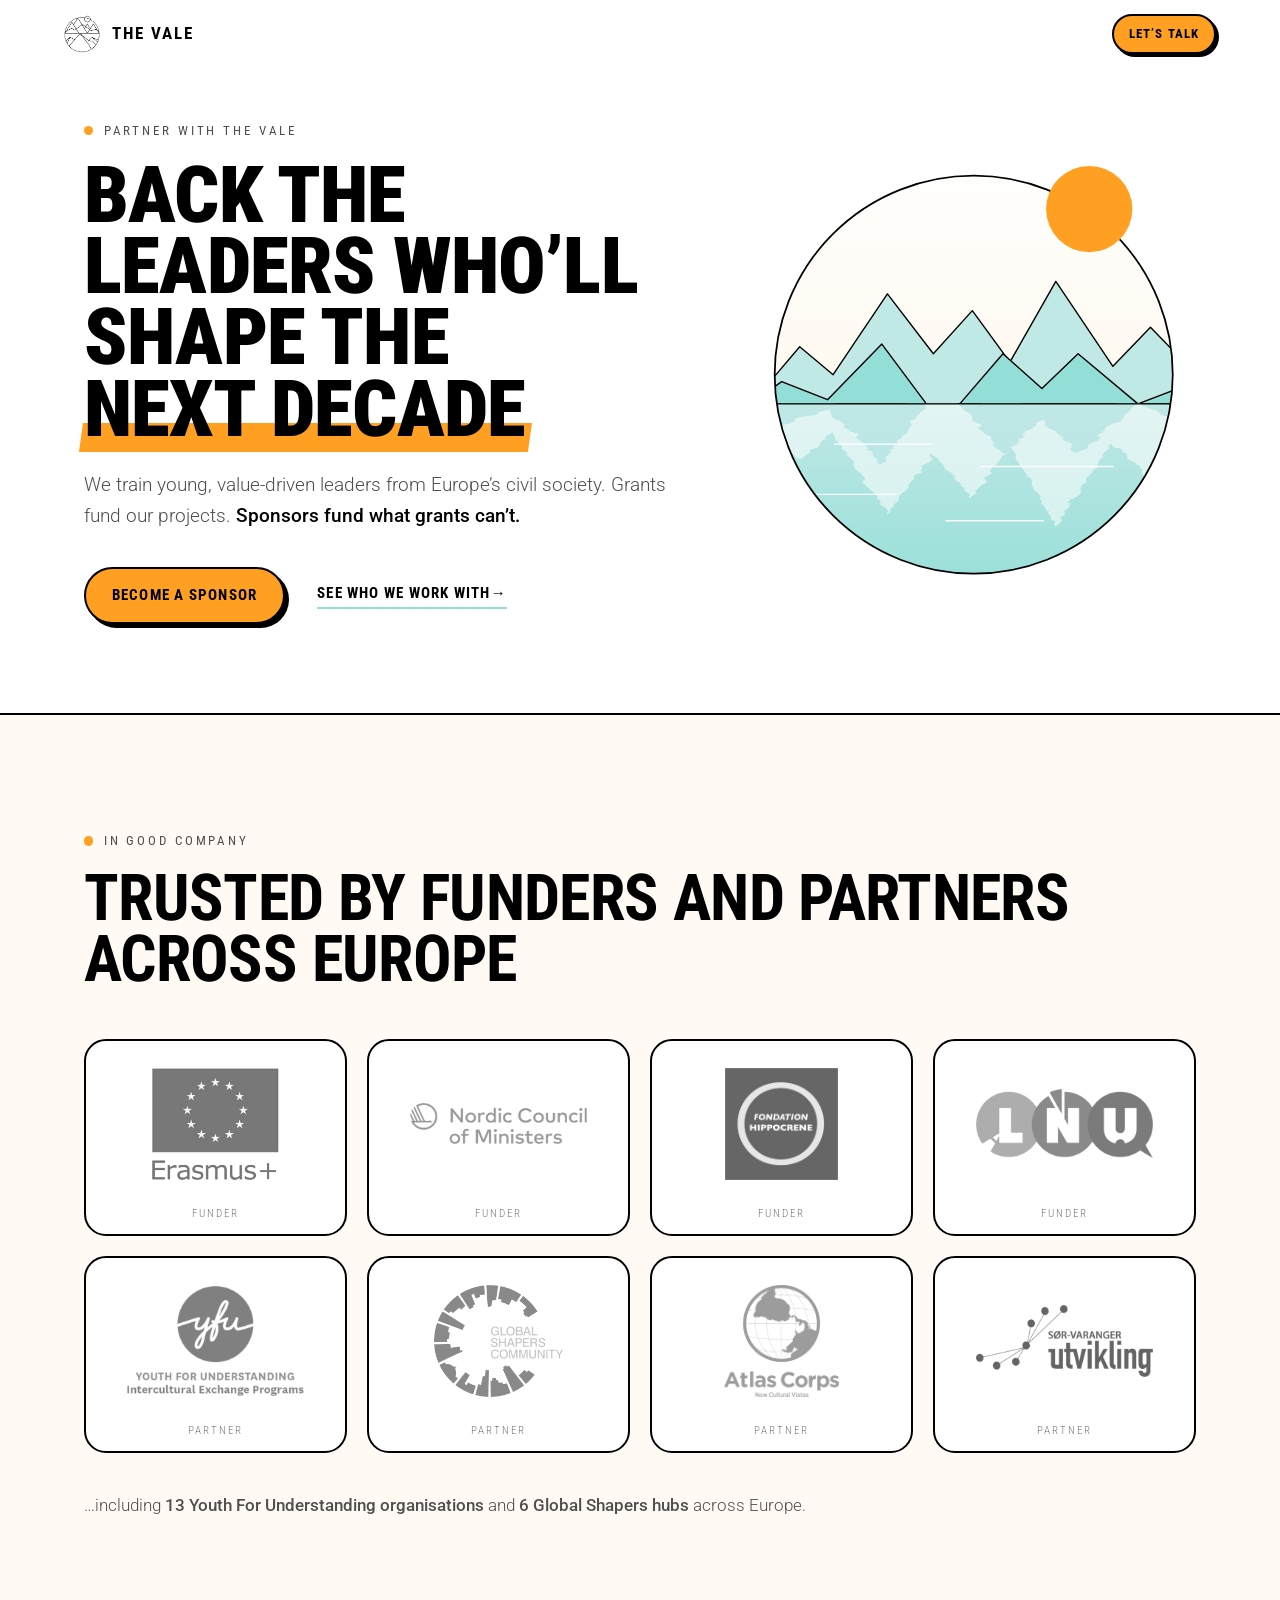
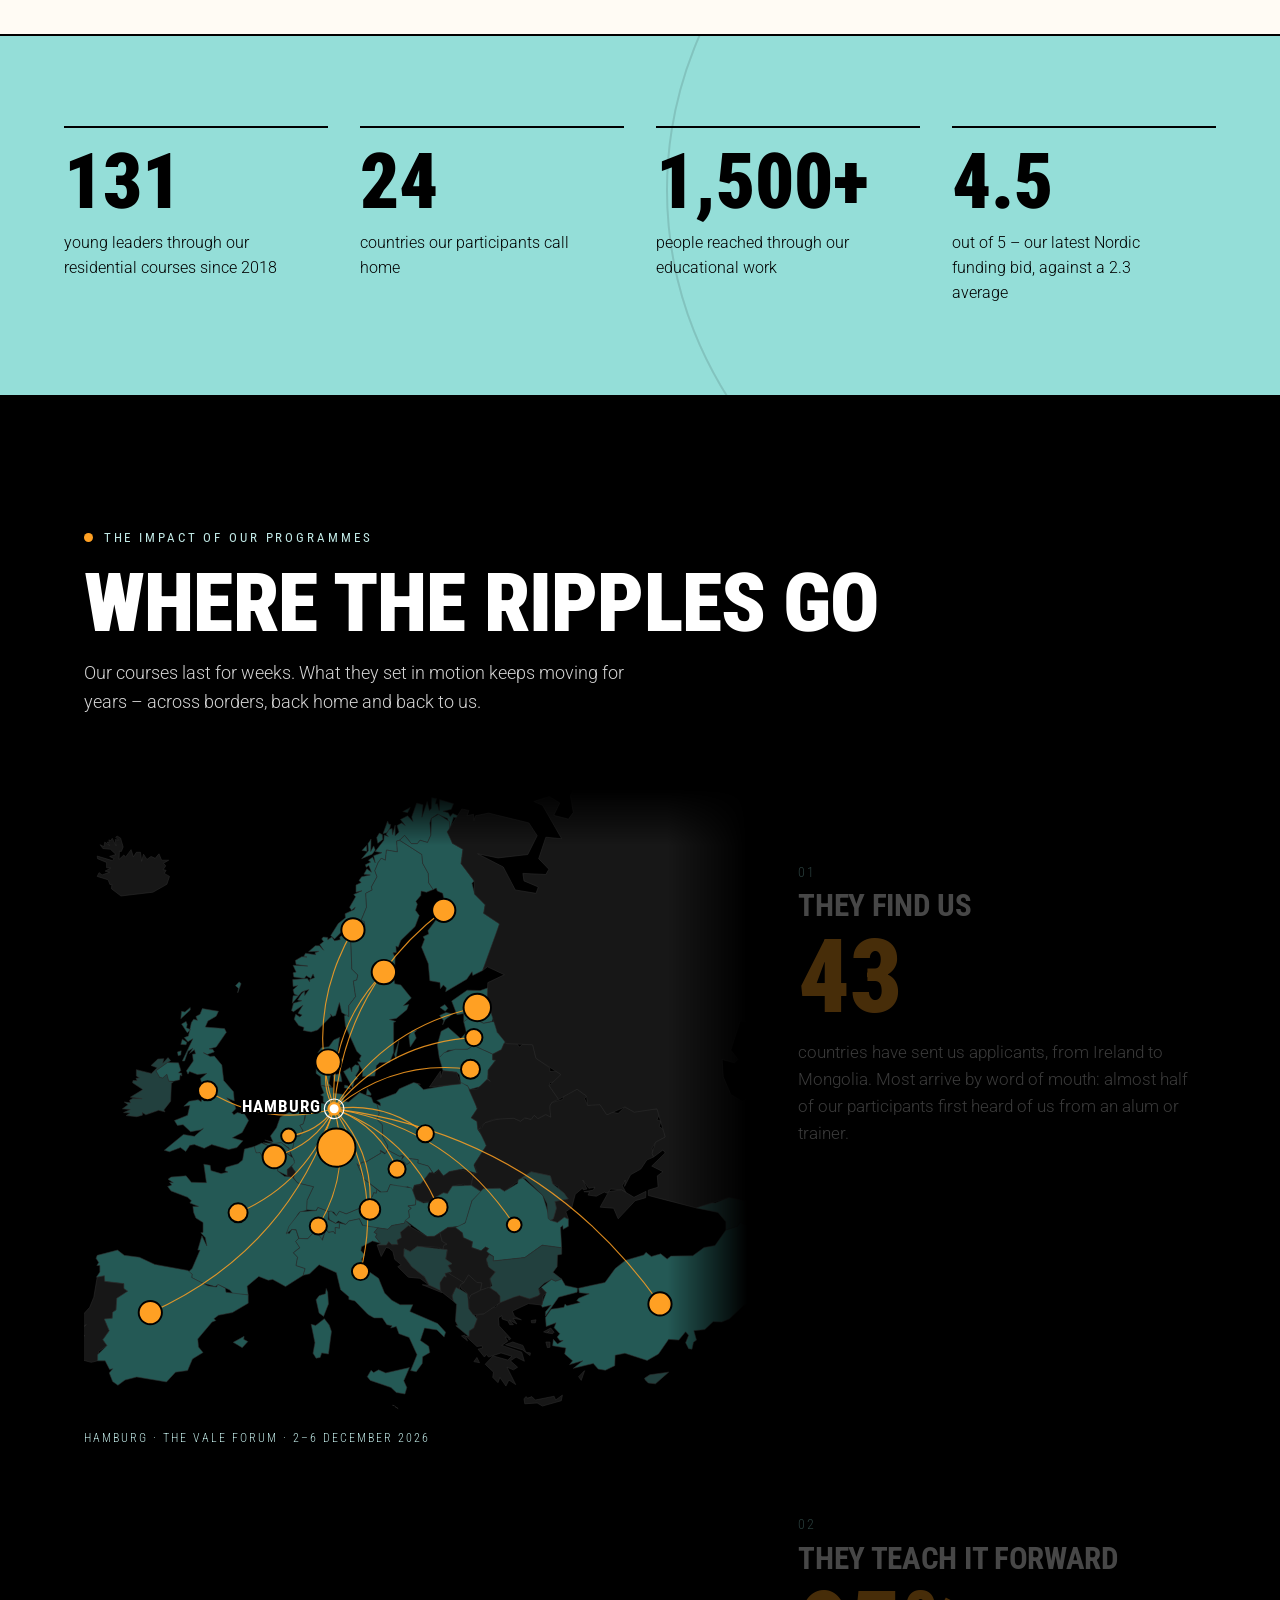
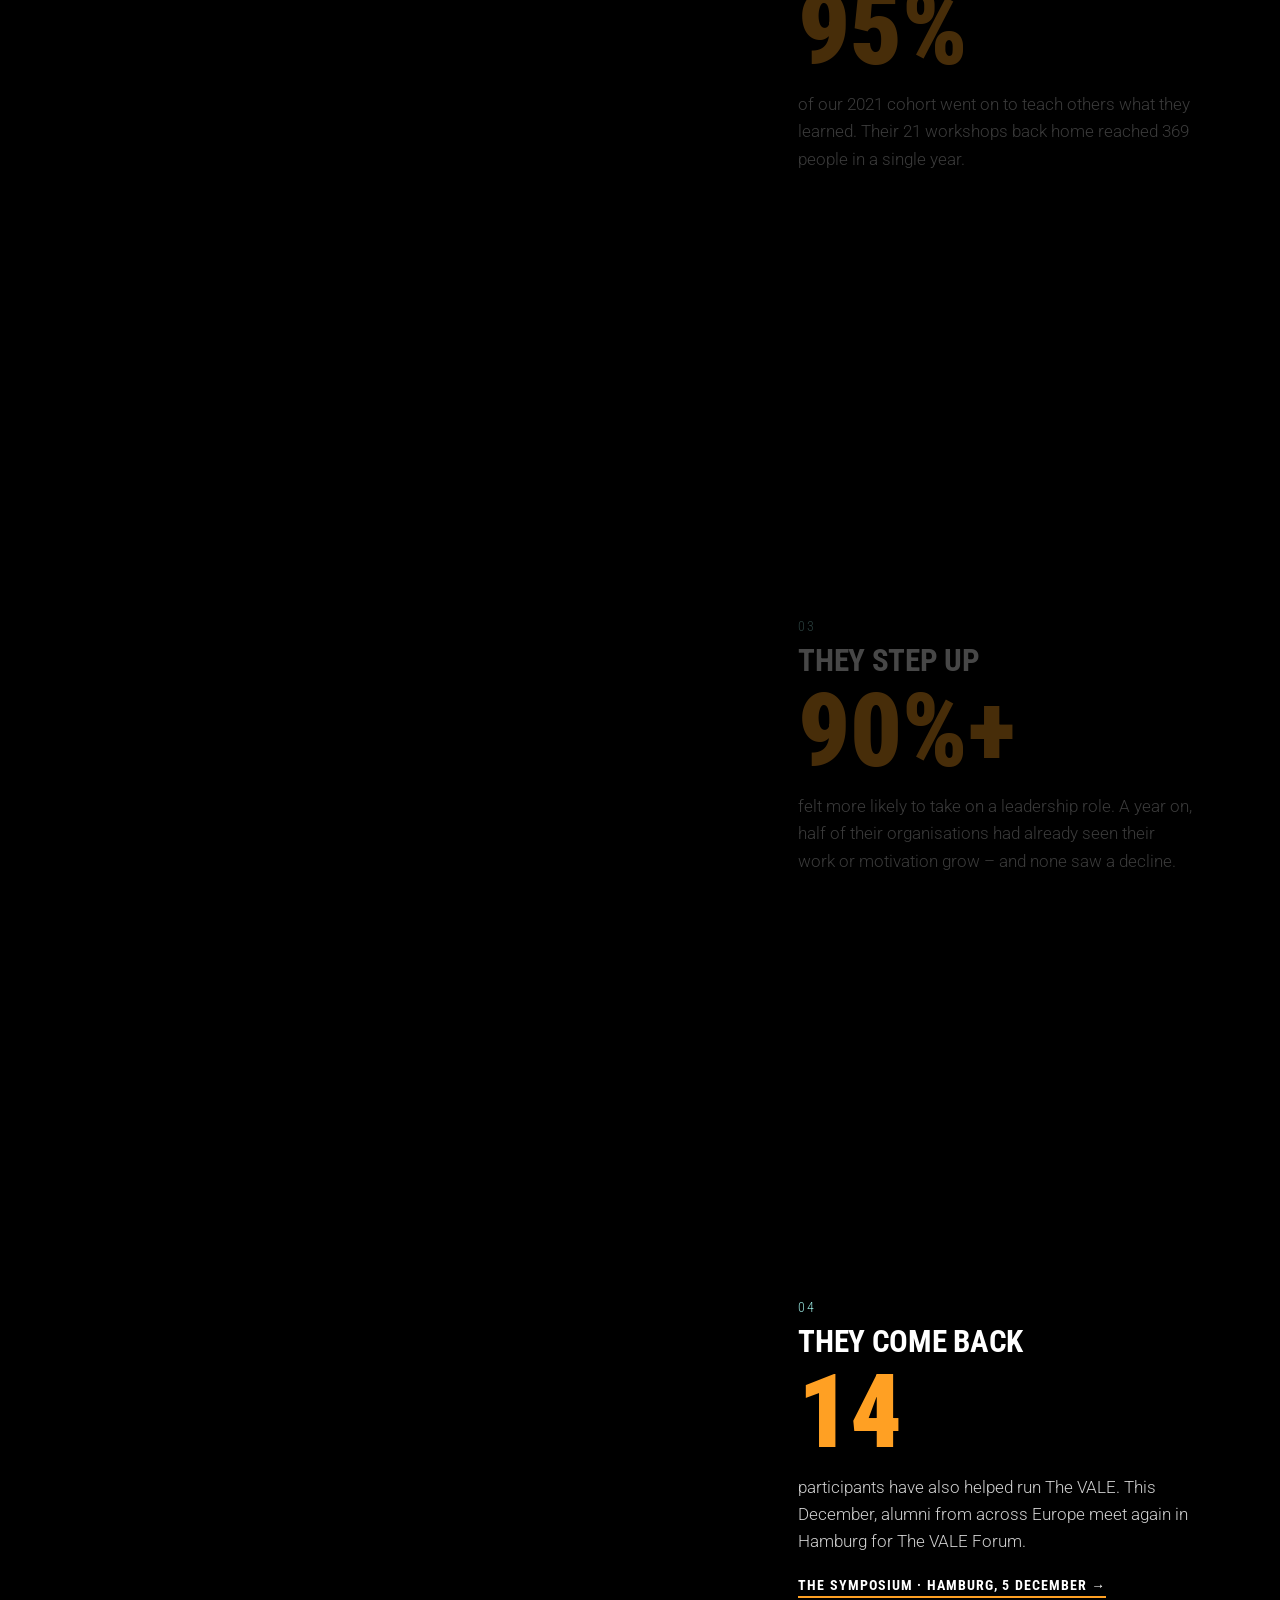
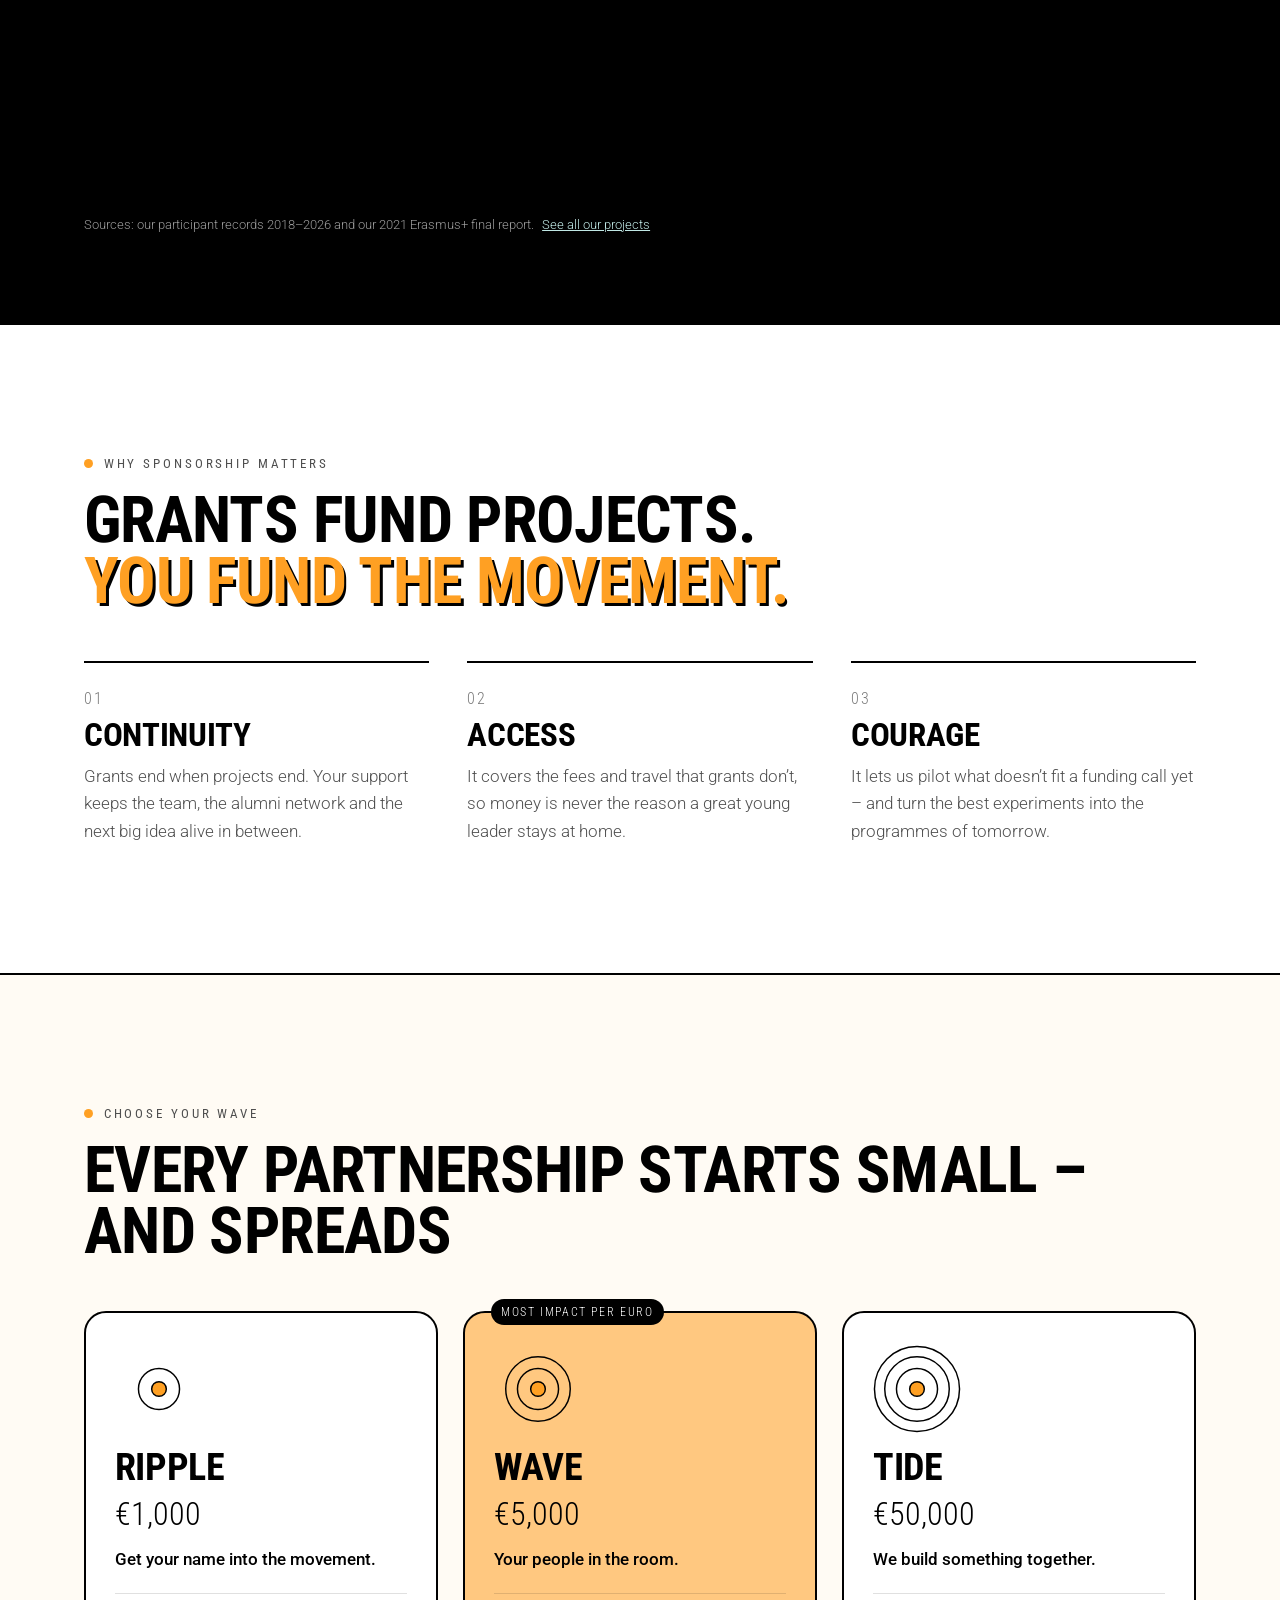
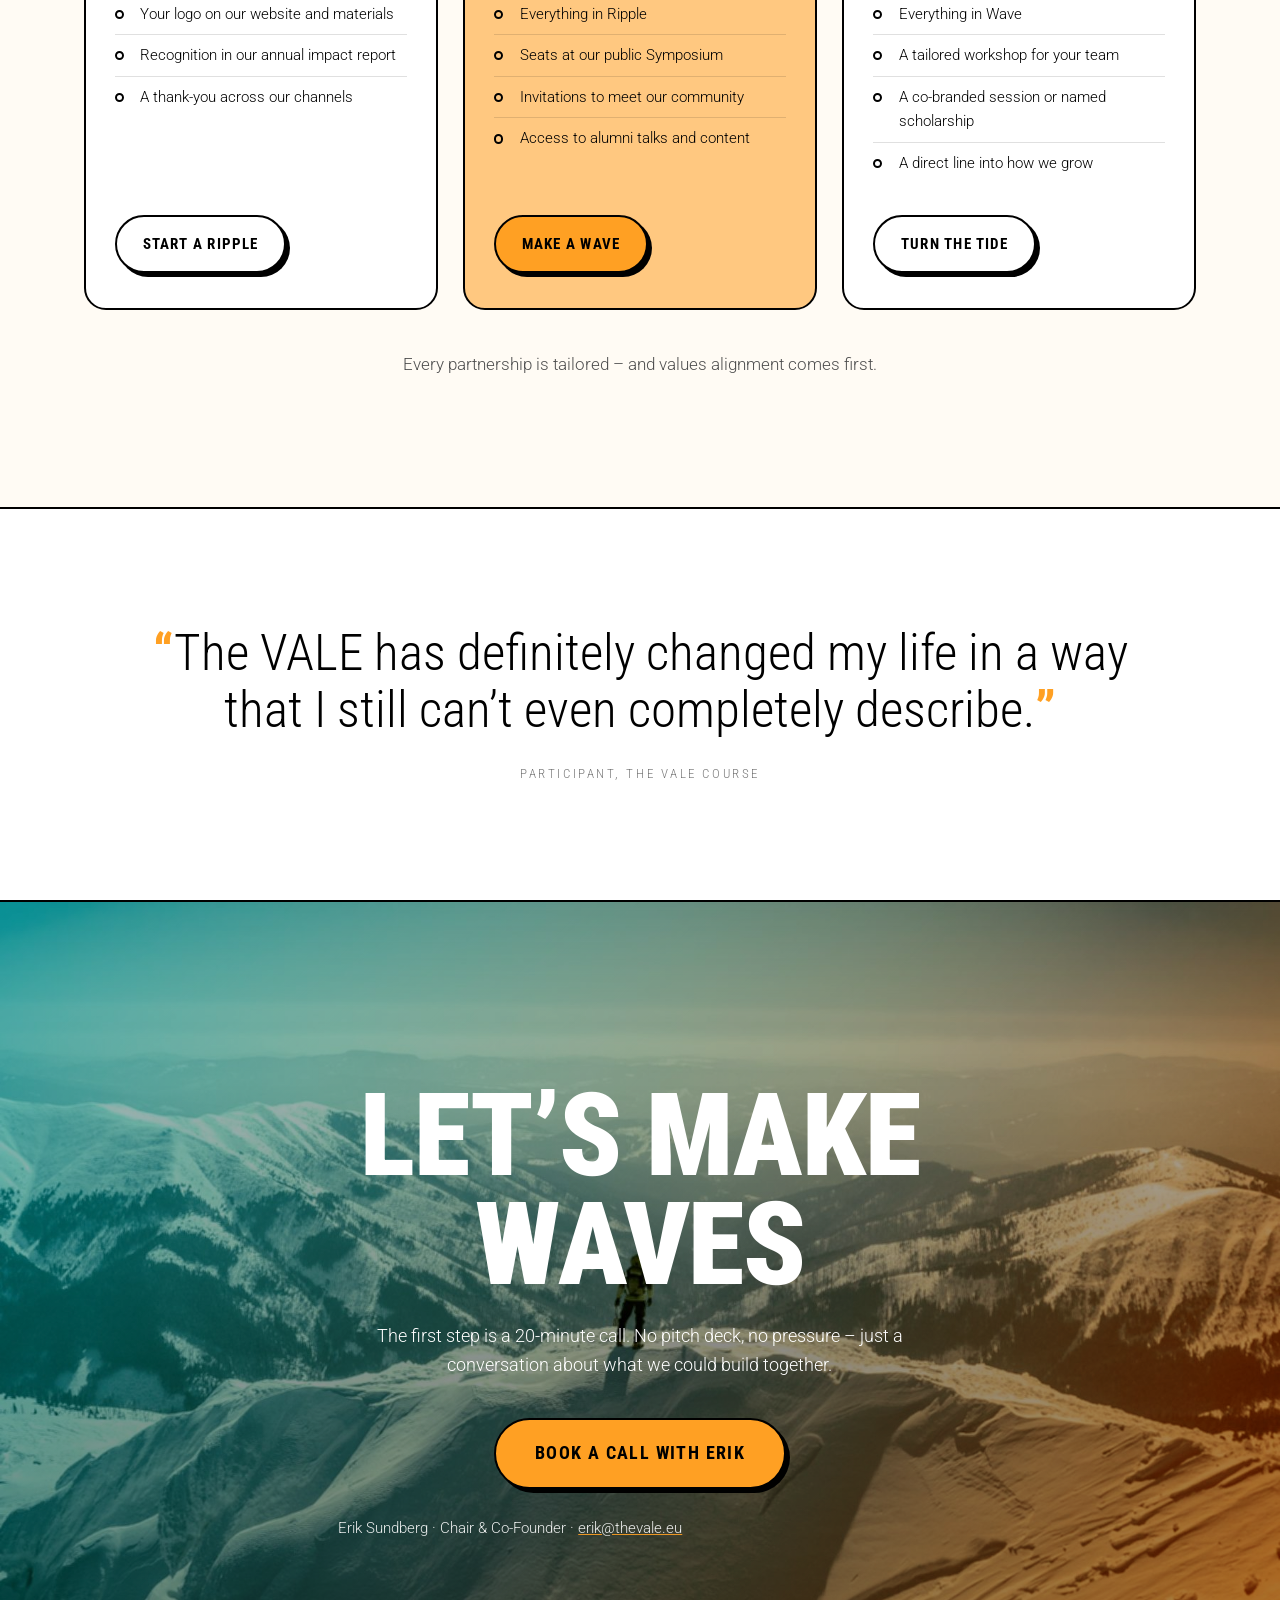
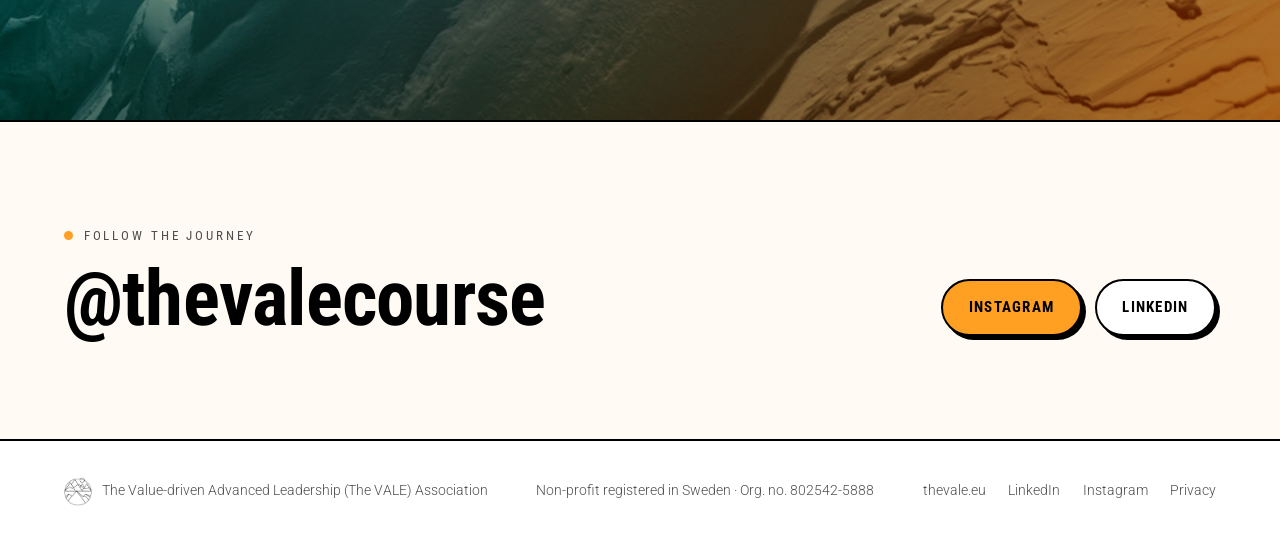
<file: index.html>
<!doctype html>
<html lang="en-GB">
<head>
  <meta charset="utf-8">
  <meta name="viewport" content="width=device-width, initial-scale=1">
  <title>Partner with The VALE</title>
  <meta name="description" content="Back the value-driven leaders who will shape the next decade. Become a sponsor of The VALE.">
  <meta property="og:title" content="Partner with The VALE">
  <meta property="og:description" content="Grants fund our projects. Sponsors fund the movement. Back value-driven youth leadership in Europe.">
  <meta property="og:image" content="assets/mountains.jpg">
  <link rel="icon" href="assets/vale-mark.png">
  <link rel="preload" href="assets/fonts/roboto-condensed-latin.woff2" as="font" type="font/woff2" crossorigin>
  <link rel="stylesheet" href="assets/fonts.css">
  <link rel="stylesheet" href="styles.css">
</head>
<body>

  <header class="nav">
    <a class="brand" href="https://www.thevale.eu" aria-label="The VALE home">
      <img src="assets/vale-mark.png" alt="" width="36" height="38">
      <span>The VALE</span>
    </a>
    <a class="btn btn--small" href="#talk">Let’s talk</a>
  </header>

  <main>

    <!-- ============ HERO ============ -->
    <section class="hero">
      <div class="hero__copy">
        <p class="eyebrow reveal">Partner with The VALE</p>
        <h1 class="reveal">
          Back the leaders who’ll shape the
          <span class="mark">next decade</span>
        </h1>
        <p class="lede reveal">
          We train young, value-driven leaders from Europe’s civil society.
          Grants fund our projects. <strong>Sponsors fund what grants can’t.</strong>
        </p>
        <div class="hero__actions reveal">
          <a class="btn" href="#tiers">Become a sponsor</a>
          <a class="link-arrow" href="#company">See who we work with</a>
        </div>
      </div>

      <div class="hero__art" aria-hidden="true">
        <svg viewBox="0 0 640 640" class="vale-scene">
          <defs>
            <clipPath id="disc"><circle cx="320" cy="330" r="286"/></clipPath>
            <linearGradient id="sky" x1="0" y1="0" x2="0" y2="1">
              <stop offset="0" stop-color="#FFFFFF"/>
              <stop offset="1" stop-color="#FFF4E3"/>
            </linearGradient>
            <linearGradient id="water" x1="0" y1="0" x2="0" y2="1">
              <stop offset="0" stop-color="#C0E8E5"/>
              <stop offset="1" stop-color="#94DED8"/>
            </linearGradient>
            <filter id="shimmer" x="-10%" y="-10%" width="120%" height="120%">
              <feTurbulence type="fractalNoise" baseFrequency="0.012 0.09" numOctaves="2" seed="4" result="noise">
                <animate class="anim" attributeName="baseFrequency" dur="9s" values="0.012 0.09;0.016 0.11;0.012 0.09" repeatCount="indefinite"/>
              </feTurbulence>
              <feDisplacementMap in="SourceGraphic" in2="noise" scale="14" xChannelSelector="R" yChannelSelector="G"/>
            </filter>
          </defs>

          <g clip-path="url(#disc)">
            <rect width="640" height="640" fill="url(#sky)"/>
            <!-- back range -->
            <polygon class="ridge ridge--back" points="0,372 70,290 118,330 196,214 262,300 318,238 372,312 438,196 520,318 574,262 640,330 640,372"/>
            <!-- front range -->
            <polygon class="ridge ridge--front" points="0,372 44,340 110,366 188,286 252,372 300,372 362,300 418,350 470,300 556,372 640,340 640,372"/>
            <!-- water -->
            <rect y="372" width="640" height="300" fill="url(#water)"/>
            <!-- reflection -->
            <g filter="url(#shimmer)" opacity=".55">
              <g transform="translate(0 744) scale(1 -1)">
                <polygon fill="#FFFFFF" points="0,372 70,290 118,330 196,214 262,300 318,238 372,312 438,196 520,318 574,262 640,330 640,372"/>
                <polygon fill="#C0E8E5" points="0,372 44,340 110,366 188,286 252,372 300,372 362,300 418,350 470,300 556,372 640,340 640,372"/>
              </g>
            </g>
            <!-- water lines -->
            <g class="swell" stroke="#FFFFFF" stroke-width="2" stroke-linecap="round" opacity=".9">
              <line x1="120" y1="430" x2="260" y2="430"/>
              <line x1="330" y1="462" x2="520" y2="462"/>
              <line x1="70"  y1="502" x2="210" y2="502"/>
              <line x1="280" y1="540" x2="420" y2="540"/>
            </g>
            <line x1="0" y1="372" x2="640" y2="372" stroke="#000" stroke-width="2"/>
          </g>

          <circle cx="320" cy="330" r="286" fill="none" stroke="#000" stroke-width="2.5"/>

          <!-- sun + ripples -->
          <g class="sun">
            <circle class="ring ring--1" cx="486" cy="92" r="62"/>
            <circle class="ring ring--2" cx="486" cy="92" r="62"/>
            <circle class="ring ring--3" cx="486" cy="92" r="62"/>
            <circle cx="486" cy="92" r="62" fill="#FFA023"/>
          </g>
        </svg>
      </div>
    </section>

    <!-- ============ LOGO WALL ============ -->
    <section class="company" id="company">
      <div class="section-head reveal">
        <p class="eyebrow">In good company</p>
        <h2>Trusted by funders and partners across Europe</h2>
      </div>

      <!-- To add a partner: copy one <li>, drop a transparent logo in assets/logos/ -->
      <ul class="logos" role="list">
        <li class="logo reveal"><img src="assets/logos/erasmus-plus.webp" alt="Erasmus+" loading="lazy"><span>Funder</span></li>
        <li class="logo reveal"><img src="assets/logos/nordic-council-of-ministers.webp" alt="Nordic Council of Ministers" loading="lazy"><span>Funder</span></li>
        <li class="logo reveal"><img src="assets/logos/fondation-hippocrene.webp" alt="Fondation Hippocrène" loading="lazy"><span>Funder</span></li>
        <li class="logo reveal"><img src="assets/logos/lnu.webp" alt="LNU – Norwegian Children and Youth Council" loading="lazy"><span>Funder</span></li>
        <li class="logo reveal"><img src="assets/logos/yfu.webp" alt="Youth For Understanding" loading="lazy"><span>Partner</span></li>
        <li class="logo reveal"><img src="assets/logos/global-shapers.webp" alt="Global Shapers Community" loading="lazy"><span>Partner</span></li>
        <li class="logo reveal"><img src="assets/logos/atlas-corps.webp" alt="Atlas Corps" loading="lazy"><span>Partner</span></li>
        <li class="logo reveal"><img src="assets/logos/sor-varanger-utvikling.webp" alt="Sør-Varanger Utvikling" loading="lazy"><span>Partner</span></li>
      </ul>
      <p class="company__note reveal">…including <strong>13 Youth For Understanding organisations</strong> and <strong>6 Global Shapers hubs</strong> across Europe.</p>
    </section>

    <!-- ============ NUMBERS ============ -->
    <section class="numbers" aria-label="Our impact in numbers">
      <div class="numbers__grid">
        <div class="stat reveal">
          <span class="stat__n" data-count="131">131</span>
          <span class="stat__l">young leaders through our residential courses since 2018</span>
        </div>
        <div class="stat reveal">
          <span class="stat__n" data-count="24">24</span>
          <span class="stat__l">countries our participants call home</span>
        </div>
        <div class="stat reveal">
          <span class="stat__n" data-count="1500" data-suffix="+">1,500+</span>
          <span class="stat__l">people reached through our educational work</span>
        </div>
        <div class="stat reveal">
          <span class="stat__n" data-count="4.5" data-decimals="1">4.5</span>
          <span class="stat__l">out of 5 – our latest Nordic funding bid, against a 2.3 average</span>
        </div>
      </div>
    </section>

    <!-- ============ IMPACT ============ -->
    <!-- Scroll story: each step sets data-stage on the map. Figures from North Star (participant records 2018–2026)
         and the 2021 Erasmus+ final report. Map: Natural Earth (public domain), projection baked in thevalenorthstar. -->
    <section class="impact" id="impact">
      <div class="impact__head reveal">
        <p class="eyebrow eyebrow--light">The impact of our programmes</p>
        <h2>Where the ripples go</h2>
        <p class="impact__lede">Our courses last for weeks. What they set in motion keeps moving for years – across borders, back home and back to us.</p>
      </div>

      <div class="impact__story" data-stage="1">
        <figure class="impact__map" aria-hidden="true">
          <svg viewBox="40 0 1760 1664" preserveAspectRatio="xMidYMid meet">
<g class="lands">
<path class="land land--chosen" d="M878 136L870 138L872 167L843 162L840 189L829 184L821 195L812 217L818 233L803 260L805 268L788 277L790 314L776 348L784 352L786 365L783 373L760 375L748 393L751 478L767 494L764 507L755 510L761 551L743 575L743 605L724 593L718 567L708 601L700 604L694 597L696 603L660 640L643 645L622 641L624 633L610 628L598 611L602 598L613 605L619 600L608 595L621 574L596 591L591 588L596 569L618 562L607 560L617 544L626 536L626 548L637 532L618 539L593 569L595 549L607 548L598 544L595 533L607 522L595 524L594 506L633 503L639 512L639 506L652 501L648 491L642 503L630 496L625 503L597 499L595 488L603 486L595 468L634 470L603 466L601 455L618 445L632 446L623 445L628 436L655 440L653 435L663 431L636 432L654 416L665 416L676 428L666 413L676 405L671 398L675 393L687 394L687 400L698 393L705 403L720 400L719 393L732 384L730 373L705 398L695 389L715 357L734 342L733 331L757 320L760 314L750 322L745 314L761 286L756 280L778 270L762 274L762 255L776 248L770 243L777 233L800 228L783 226L791 212L803 221L796 203L789 208L787 201L801 194L795 189L806 181L813 196L809 177L831 169L813 166L836 136L837 122L848 126L842 120L850 107L858 105L859 121L866 96L866 124L876 114L871 97L883 90L893 97L880 81L899 71L913 86L910 74L923 37L940 42L937 75L951 33L957 57L962 51L963 23L976 25L973 40L978 39L983 57L984 28L1021 39L1015 54L993 59L1007 63L1012 73L1019 65L1032 71L1032 77L1021 75L1011 107L1005 78L978 67L962 78L958 90L961 122L952 142L932 136L925 145L909 145L891 123L878 136ZM906 49L899 63L886 60L906 49ZM790 150L791 165L778 163L790 150ZM849 93L854 94L852 104L844 116L834 118L846 85L849 93ZM824 117L832 121L833 134L820 144L817 129L824 117ZM801 166L809 151L813 162L805 173L777 185L795 164L794 145L802 133L801 166Z"><title>Norway</title></path>
<path class="land land--chosen" d="M923 641L917 647L922 661L906 685L902 656L910 642L923 641ZM868 717L864 705L876 668L868 717ZM737 600L743 605L743 575L761 551L755 510L764 507L767 494L751 478L748 393L760 375L783 373L786 365L784 352L776 348L790 314L788 277L805 268L803 260L818 233L812 217L821 195L829 184L840 189L843 162L872 167L870 138L878 136L937 174L939 197L954 224L955 249L967 267L949 274L935 271L934 283L921 298L925 306L920 322L930 336L919 365L881 402L874 420L868 417L869 434L860 435L866 447L865 472L859 471L858 477L865 517L881 520L909 555L888 575L902 572L897 586L869 609L851 612L868 617L862 620L862 699L851 726L825 726L816 735L812 762L779 763L780 748L766 724L775 724L771 717L776 708L764 696L734 630L731 602L737 600Z"><title>Sweden</title></path>
<path class="land land--chosen" d="M967 267L955 249L954 224L939 197L937 174L878 136L891 123L909 145L925 145L932 136L952 142L961 122L962 78L981 67L1010 86L1011 107L1004 114L1010 116L1018 144L1046 160L1041 198L1076 244L1070 250L1077 279L1105 307L1101 330L1143 358L1125 427L1098 482L1072 495L1070 485L1056 505L1000 538L1002 528L994 520L986 530L985 514L958 509L954 464L936 420L944 399L940 392L955 385L953 376L974 348L985 310L998 304L992 277L978 271L975 263L967 267Z"><title>Finland</title></path>
<path class="land land--chosen" d="M770 746L761 761L767 769L758 774L753 793L729 750L746 739L751 751L752 739L760 732L770 734L770 746ZM697 791L669 787L668 764L656 755L658 710L671 715L676 704L684 706L682 690L674 705L666 707L661 700L670 687L690 684L703 666L719 659L711 710L727 718L723 727L712 728L709 744L702 745L694 761L690 781L697 791ZM721 755L725 777L704 776L701 760L721 755ZM740 788L750 797L731 793L732 786L740 788Z"><title>Denmark</title></path>
<path class="land land--chosen" d="M1123 617L1101 622L1068 606L1048 618L1048 596L1030 599L1016 563L1057 534L1092 535L1115 527L1119 531L1110 561L1129 600L1123 617ZM1001 593L1019 597L999 612L992 626L995 615L984 601L1001 593ZM1006 582L999 590L985 580L998 572L1006 582Z"><title>Estonia</title></path>
<path class="land land--chosen" d="M1125 704L1074 681L1058 691L1006 694L983 713L978 679L988 643L1007 633L1040 662L1055 646L1048 618L1064 606L1101 622L1127 617L1137 627L1137 646L1143 645L1158 671L1148 692L1125 704Z"><title>Latvia</title></path>
<path class="land land--chosen" d="M1040 783L1037 759L1029 752L993 748L983 713L996 700L1026 691L1058 691L1074 681L1125 704L1125 719L1133 720L1113 746L1112 769L1119 776L1110 771L1095 789L1064 798L1057 787L1040 783Z"><title>Lithuania</title></path>
<path class="land land--applied" d="M262 726L231 748L241 765L249 767L260 757L265 775L277 778L272 782L270 829L252 852L255 857L238 853L204 865L195 859L195 866L180 870L152 867L162 860L145 859L163 851L142 849L157 838L147 831L163 833L161 826L170 821L194 822L163 818L196 798L169 780L170 774L181 774L178 768L187 767L179 762L179 745L219 755L234 740L218 734L236 717L252 716L249 728L263 713L270 721L262 726Z"><title>Ireland</title></path>
<path class="land land--chosen" d="M349 905L323 910L303 891L288 893L280 880L315 866L321 840L305 842L319 829L343 825L351 830L353 823L361 829L354 819L364 790L356 791L349 769L366 755L341 758L320 750L316 757L312 748L330 722L328 704L336 703L333 692L320 702L329 688L316 696L307 722L301 722L329 663L316 671L306 660L317 656L325 620L331 611L341 614L337 604L348 598L354 583L397 590L391 603L369 616L362 632L413 636L418 646L391 685L372 690L382 691L386 698L367 705L357 700L375 710L386 709L406 733L411 774L437 804L439 828L419 820L441 841L443 849L433 859L438 865L447 859L466 863L477 880L460 912L434 926L462 934L446 952L424 957L379 944L359 954L333 944L321 946L310 962L296 952L267 963L253 959L304 917L333 922L357 901L349 905ZM452 512L457 517L448 541L450 529L442 522L452 512ZM311 679L297 678L301 664L313 672L311 679ZM298 695L297 706L290 708L288 698L298 695ZM322 587L297 610L299 590L308 592L322 580L322 587ZM314 625L312 634L323 639L314 647L299 624L311 617L314 625ZM277 776L265 775L260 757L249 767L241 765L231 748L262 726L291 727L297 747L291 754L299 754L300 762L295 759L294 772L277 776Z"><title>United Kingdom</title></path>
<path class="land land--chosen" d="M589 973L579 968L585 954L564 939L545 942L520 932L542 937L535 921L551 899L561 871L593 854L618 852L628 860L623 888L613 893L621 906L613 921L591 925L597 941L594 955L586 960L589 973ZM541 941L531 948L516 939L541 941Z"><title>Netherlands</title></path>
<path class="land land--chosen" d="M690 1122L661 1111L656 1119L630 1117L632 1092L649 1056L607 1046L596 1032L601 1017L591 1003L598 987L586 960L594 955L597 941L591 925L613 921L621 906L613 893L622 889L627 874L629 843L651 842L653 852L659 846L663 856L667 834L683 835L698 849L675 830L675 816L668 812L677 807L669 787L701 793L701 807L731 811L729 829L742 831L772 806L803 819L808 832L818 837L824 861L817 876L832 891L833 923L847 948L841 968L827 959L829 966L789 990L778 991L770 1001L765 995L783 1035L818 1063L816 1073L809 1072L806 1082L788 1094L797 1123L772 1113L736 1128L718 1121L710 1133L703 1123L690 1122ZM802 809L802 813L789 812L792 795L802 809Z"><title>Germany</title></path>
<path class="land land--chosen" d="M1086 905L1105 932L1108 947L1075 999L1083 1021L1046 1009L1009 1016L1002 1027L993 1027L981 1010L968 1021L954 1001L926 993L927 984L903 981L907 990L897 997L883 983L889 976L885 973L877 975L847 959L842 967L847 948L833 923L832 891L817 876L824 861L818 837L827 841L826 833L817 827L868 808L877 796L915 779L933 784L925 782L941 798L1043 780L1059 789L1080 836L1084 851L1068 873L1083 882L1086 905Z"><title>Poland</title></path>
<path class="land land--chosen" d="M541 941L564 939L585 956L579 968L596 980L599 993L580 1010L580 1027L554 1014L554 998L545 1006L534 1005L535 992L521 988L507 965L499 968L493 960L492 949L512 940L531 948L541 941Z"><title>Belgium</title></path>
<path class="land land--chosen" d="M687 1336L689 1367L676 1400L664 1391L656 1356L664 1345L681 1340L683 1326L687 1336ZM631 1118L611 1124L578 1178L585 1180L592 1169L603 1171L610 1193L602 1201L613 1217L596 1231L607 1243L603 1265L627 1273L622 1291L575 1321L541 1302L529 1304L504 1294L473 1320L476 1343L437 1342L427 1330L397 1316L388 1321L352 1311L326 1297L327 1288L317 1282L327 1273L348 1224L342 1224L353 1186L366 1213L362 1191L350 1178L356 1177L356 1151L337 1139L331 1124L329 1108L344 1108L321 1099L325 1093L315 1084L271 1067L262 1055L273 1051L267 1044L277 1045L263 1036L271 1030L311 1027L325 1044L365 1045L358 996L375 999L377 1013L404 1021L422 1017L414 1013L417 1004L449 995L461 985L466 956L492 949L497 966L507 965L521 988L535 992L534 1005L545 1006L554 998L554 1014L572 1028L593 1030L607 1046L649 1056L632 1092L631 1118Z"><title>France</title></path>
<path class="land land--chosen" d="M964 1017L935 1048L917 1052L913 1064L900 1056L885 1059L853 1050L845 1069L830 1071L783 1035L765 995L770 1001L778 991L789 990L829 966L826 960L839 969L847 959L877 975L887 974L883 983L897 997L907 990L903 981L927 984L926 993L954 1001L964 1017Z"><title>Czechia</title></path>
<path class="land" d="M1075 1020L1067 1053L1056 1057L1047 1049L1018 1054L1005 1074L994 1072L971 1085L970 1095L937 1097L919 1089L911 1074L917 1052L932 1051L957 1018L974 1020L981 1010L994 1027L1009 1016L1038 1010L1075 1020Z"><title>Slovakia</title></path>
<path class="land" d="M1552 977L1534 985L1518 1009L1491 1024L1475 1055L1477 1038L1469 1053L1479 1072L1467 1064L1438 1062L1429 1073L1421 1070L1400 1081L1378 1078L1382 1070L1367 1069L1392 1065L1396 1057L1380 1060L1364 1038L1375 1062L1365 1064L1364 1059L1344 1076L1335 1111L1319 1122L1326 1142L1315 1137L1297 1151L1278 1145L1286 1140L1294 1113L1290 1095L1326 1087L1303 1068L1298 1054L1284 1048L1278 1027L1227 1016L1156 1068L1141 1060L1100 1061L1094 1069L1068 1052L1075 1020L1084 1019L1076 996L1108 947L1086 900L1095 900L1104 886L1142 875L1181 874L1199 882L1210 873L1227 877L1235 866L1245 875L1266 864L1279 871L1274 852L1280 833L1311 824L1315 810L1349 797L1374 815L1369 822L1377 840L1401 834L1410 838L1428 865L1441 858L1458 861L1476 844L1501 858L1504 850L1561 849L1568 863L1561 878L1572 882L1567 896L1581 906L1583 924L1559 936L1548 953L1552 977Z"><title>Ukraine</title></path>
<path class="land" d="M75 1296L94 1292L95 1307L146 1313L146 1326L156 1334L127 1352L125 1383L116 1389L115 1405L94 1407L107 1438L90 1462L101 1477L79 1493L76 1518L59 1522L18 1511L28 1495L36 1449L43 1452L25 1446L26 1437L46 1422L30 1434L19 1432L28 1406L55 1376L66 1349L75 1296Z"><title>Portugal</title></path>
<path class="land land--chosen" d="M464 1461L475 1467L460 1483L436 1469L465 1453L464 1461ZM316 1278L327 1288L326 1297L369 1319L392 1322L395 1315L415 1325L417 1336L476 1343L476 1365L434 1390L397 1397L385 1406L390 1411L380 1415L342 1460L344 1481L356 1496L328 1513L315 1544L283 1548L259 1574L180 1561L149 1569L130 1583L116 1573L107 1550L116 1539L108 1541L96 1518L76 1518L76 1502L101 1477L90 1462L107 1438L94 1407L115 1405L116 1389L125 1383L127 1352L156 1333L146 1326L146 1313L95 1307L94 1292L73 1296L82 1282L82 1265L74 1265L79 1257L72 1246L75 1238L129 1224L147 1238L187 1243L228 1262L316 1278Z"><title>Spain</title></path>
<path class="land land--chosen" d="M690 1122L688 1143L708 1153L718 1151L718 1166L707 1164L708 1181L702 1175L689 1177L682 1169L671 1199L655 1171L634 1194L611 1194L603 1170L592 1169L577 1181L584 1161L614 1122L657 1119L661 1111L690 1122Z"><title>Switzerland</title></path>
<path class="land land--chosen" d="M690 1134L690 1122L696 1120L710 1133L718 1121L736 1128L772 1113L797 1123L789 1092L806 1082L809 1072L816 1073L818 1063L826 1070L845 1069L853 1050L910 1059L921 1090L920 1104L900 1107L909 1113L902 1119L904 1136L890 1153L857 1159L847 1169L781 1160L771 1141L743 1147L735 1156L715 1147L708 1153L691 1143L690 1134Z"><title>Austria</title></path>
<path class="land land--chosen" d="M1068 1052L1094 1069L1070 1093L1053 1151L1037 1161L1006 1164L971 1187L951 1188L893 1145L904 1137L902 1119L909 1113L900 1107L920 1104L921 1090L941 1099L970 1095L971 1085L994 1072L1005 1074L1018 1054L1068 1052Z"><title>Hungary</title></path>
<path class="land land--chosen" d="M1278 1145L1297 1151L1315 1137L1326 1142L1326 1161L1312 1169L1311 1159L1305 1164L1308 1218L1256 1211L1210 1244L1126 1253L1127 1241L1108 1228L1114 1220L1106 1216L1094 1226L1069 1217L1071 1202L1047 1191L1044 1178L1026 1164L1052 1152L1070 1093L1100 1061L1144 1060L1156 1068L1191 1047L1193 1037L1204 1032L1258 1079L1278 1145Z"><title>Romania</title></path>
<path class="land land--applied" d="M1202 1032L1227 1016L1278 1027L1284 1048L1315 1073L1325 1088L1290 1095L1294 1113L1286 1141L1278 1145L1272 1140L1269 1101L1258 1079L1213 1035L1202 1032Z"><title>Moldova</title></path>
<path class="land land--applied" d="M1810 1161L1781 1151L1775 1161L1744 1171L1744 1149L1723 1124L1665 1112L1666 1104L1683 1098L1716 1099L1752 1084L1790 1087L1795 1094L1812 1076L1822 1078L1822 1070L1850 1068L1855 1081L1885 1082L1883 1097L1904 1103L1902 1115L1860 1118L1851 1135L1810 1161Z"><title>Georgia</title></path>
<path class="land land--chosen" d="M610 1193L634 1194L655 1171L673 1198L682 1169L689 1177L702 1175L707 1181L707 1164L718 1166L718 1152L735 1156L743 1147L771 1141L779 1158L820 1165L810 1177L818 1181L814 1189L827 1206L806 1200L777 1215L775 1225L785 1237L777 1248L782 1271L822 1299L838 1338L857 1357L879 1369L913 1369L905 1387L979 1419L1000 1442L996 1455L977 1436L944 1431L933 1464L955 1479L958 1496L939 1507L938 1525L922 1547L907 1544L924 1502L903 1456L876 1446L869 1427L854 1431L858 1425L844 1422L832 1404L810 1404L794 1395L759 1359L743 1355L743 1348L721 1329L710 1284L664 1263L639 1287L622 1291L627 1273L603 1265L607 1243L596 1231L613 1218L602 1201L610 1193ZM904 1536L889 1571L897 1589L892 1606L869 1602L855 1589L800 1570L792 1560L802 1543L809 1549L822 1542L841 1550L904 1536ZM691 1423L697 1440L689 1500L671 1497L667 1509L656 1511L648 1498L653 1470L643 1421L655 1424L678 1406L691 1423Z"><title>Italy</title></path>
<path class="land land--applied" d="M908 1160L881 1176L883 1191L871 1198L874 1209L857 1210L849 1202L843 1211L818 1211L827 1206L814 1189L818 1181L810 1177L820 1165L847 1169L857 1159L890 1153L893 1145L908 1160Z"><title>Slovenia</title></path>
<path class="land" d="M818 1211L843 1211L849 1202L857 1210L874 1209L871 1198L883 1191L880 1177L901 1159L951 1188L969 1188L985 1178L991 1201L1004 1209L996 1210L992 1226L982 1217L925 1214L906 1228L889 1221L889 1240L910 1268L944 1295L956 1317L932 1299L901 1296L873 1268L882 1263L865 1249L860 1228L850 1219L842 1217L829 1241L818 1211ZM986 1331L990 1337L938 1316L964 1318L986 1331Z"><title>Croatia</title></path>
<path class="land" d="M1069 1217L1094 1226L1106 1216L1114 1220L1108 1226L1116 1236L1108 1258L1132 1282L1118 1300L1120 1323L1092 1331L1096 1311L1083 1310L1061 1290L1048 1311L1008 1288L1016 1278L1006 1265L1017 1260L1000 1249L1005 1224L994 1225L994 1213L1004 1208L991 1201L985 1178L1006 1164L1025 1164L1044 1178L1047 1191L1071 1202L1069 1217Z"><title>Serbia</title></path>
<path class="land land--applied" d="M1308 1301L1292 1307L1281 1302L1262 1312L1247 1326L1251 1341L1245 1346L1223 1354L1195 1345L1144 1365L1144 1346L1118 1324L1123 1318L1118 1300L1132 1282L1114 1269L1108 1248L1116 1236L1127 1241L1126 1253L1210 1244L1256 1211L1308 1218L1308 1235L1297 1237L1296 1268L1285 1283L1308 1301Z"><title>Bulgaria</title></path>
<path class="land land--applied" d="M1879 1201L1884 1192L1892 1198L1911 1190L1934 1212L1912 1217L1879 1201ZM2028 1183L2020 1189L1992 1181L1998 1169L1988 1163L1991 1153L1976 1147L1945 1204L1932 1178L1897 1175L1905 1168L1903 1158L1882 1154L1880 1139L1860 1137L1863 1132L1854 1129L1860 1118L1904 1113L1904 1103L1882 1096L1885 1082L1896 1080L1923 1093L1939 1088L1952 1049L1996 1076L2034 1081L2012 1099L2024 1137L2019 1166L2028 1183Z"><title>Azerbaijan</title></path>
<path class="land land--applied" d="M1004 1223L1000 1248L1017 1260L1006 1265L1016 1281L999 1286L1002 1296L996 1294L985 1313L986 1331L956 1317L944 1295L910 1268L889 1240L890 1220L906 1228L925 1214L1004 1223Z"><title>Bosnia and Herzegovina</title></path>
<path class="land land--applied" d="M1020 1359L1017 1345L1028 1322L1058 1340L1062 1380L1084 1407L1075 1431L1063 1439L1062 1454L1027 1425L1032 1424L1026 1413L1029 1368L1020 1359Z"><title>Albania</title></path>
<path class="land land--chosen" d="M1744 1171L1775 1161L1782 1151L1819 1165L1835 1199L1860 1193L1879 1201L1870 1199L1870 1217L1860 1224L1892 1261L1892 1283L1908 1285L1923 1306L1911 1321L1900 1310L1887 1320L1855 1328L1846 1346L1837 1340L1818 1359L1791 1371L1753 1407L1733 1415L1710 1414L1688 1435L1659 1438L1666 1463L1658 1469L1654 1487L1645 1486L1637 1470L1645 1450L1637 1441L1619 1463L1592 1461L1565 1500L1535 1517L1476 1498L1450 1503L1449 1531L1424 1543L1405 1540L1392 1525L1339 1538L1364 1518L1329 1528L1337 1518L1316 1500L1319 1484L1284 1478L1286 1461L1297 1473L1312 1464L1303 1464L1296 1455L1303 1446L1288 1430L1293 1417L1267 1427L1265 1403L1280 1381L1314 1376L1317 1367L1322 1372L1357 1363L1348 1358L1353 1352L1381 1340L1355 1337L1353 1325L1423 1310L1450 1273L1478 1251L1526 1237L1532 1230L1546 1241L1571 1234L1588 1248L1598 1240L1656 1239L1686 1217L1715 1212L1744 1171ZM1308 1301L1318 1318L1350 1325L1349 1336L1300 1349L1265 1399L1265 1388L1280 1370L1257 1376L1254 1371L1267 1337L1254 1323L1281 1302L1292 1307L1308 1301Z"><title>Türkiye</title></path>
<path class="land land--applied" d="M874 1645L865 1639L874 1645ZM864 1637L859 1636L864 1637Z"><title>Malta</title></path>
<path class="land" d="M1083 1509L1090 1523L1075 1520L1083 1509ZM1058 1465L1042 1452L1051 1450L1058 1465ZM1178 1468L1205 1477L1213 1495L1225 1497L1224 1504L1204 1489L1159 1475L1178 1468ZM1277 1482L1270 1483L1266 1468L1277 1468L1277 1482ZM1279 1431L1288 1442L1284 1446L1270 1444L1275 1438L1269 1444L1260 1441L1279 1431ZM1240 1409L1238 1417L1228 1417L1227 1411L1240 1409ZM1360 1570L1353 1560L1369 1544L1360 1570ZM1218 1617L1229 1613L1238 1622L1288 1612L1292 1622L1310 1609L1307 1624L1257 1638L1243 1630L1210 1632L1208 1619L1213 1613L1218 1617ZM1254 1325L1267 1337L1259 1346L1256 1370L1220 1366L1177 1386L1183 1400L1201 1409L1179 1405L1189 1420L1169 1410L1180 1422L1170 1422L1165 1412L1150 1407L1149 1398L1140 1404L1142 1425L1173 1459L1168 1463L1167 1456L1158 1455L1165 1466L1149 1477L1202 1495L1209 1519L1187 1508L1172 1518L1191 1535L1180 1542L1163 1535L1186 1581L1168 1569L1160 1585L1144 1562L1139 1576L1125 1562L1127 1548L1105 1527L1126 1505L1165 1516L1176 1506L1147 1497L1114 1508L1108 1501L1103 1508L1086 1487L1098 1484L1097 1478L1083 1480L1054 1453L1063 1453L1063 1439L1075 1431L1084 1407L1081 1397L1102 1393L1114 1379L1135 1375L1139 1366L1181 1349L1196 1345L1223 1354L1245 1346L1251 1341L1247 1328L1254 1325Z"><title>Greece</title></path>
<path class="land land--applied" d="M1542 1555L1592 1548L1557 1579L1538 1577L1530 1569L1528 1564L1542 1555Z"><title>Cyprus</title></path>
<path class="land" d="M246 189L265 189L251 197L257 204L250 214L258 216L253 224L267 232L260 253L223 274L138 284L113 265L114 253L109 254L104 241L75 232L80 222L88 228L108 221L96 218L111 210L100 209L100 195L76 185L75 178L115 190L120 185L108 179L125 174L110 160L90 158L83 148L93 153L95 141L108 150L101 141L107 142L106 135L111 137L115 131L125 151L123 134L132 136L124 128L128 125L137 130L144 154L139 166L134 165L133 187L146 175L150 181L165 161L171 180L179 168L190 168L193 192L198 173L207 187L218 179L229 184L239 172L246 189Z"><title>Iceland</title></path>
<path class="land" d="M1300 824L1283 831L1276 841L1279 871L1266 864L1245 875L1235 866L1227 877L1210 873L1199 882L1181 874L1128 877L1104 886L1086 905L1083 882L1068 873L1084 848L1062 798L1084 796L1110 771L1119 776L1112 769L1113 746L1133 720L1125 719L1125 704L1148 692L1155 675L1187 674L1196 685L1212 672L1232 680L1240 715L1276 740L1277 750L1296 749L1307 759L1297 778L1277 779L1275 788L1300 824Z"><title>Belarus</title></path>
<path class="land" d="M591 1002L601 1017L596 1032L580 1027L580 1010L591 1002Z"><title>Luxembourg</title></path>
<path class="land" d="M1092 1331L1114 1323L1135 1335L1144 1346L1144 1364L1102 1393L1073 1396L1062 1380L1061 1354L1067 1343L1092 1331Z"><title>North Macedonia</title></path>
<path class="land" d="M1007 1285L1048 1310L1039 1316L1037 1328L1027 1323L1017 1345L1020 1359L987 1333L985 1311L996 1294L1002 1296L999 1286L1007 1285Z"><title>Montenegro</title></path>
<path class="land" d="M1048 1311L1061 1290L1083 1310L1096 1311L1092 1331L1067 1343L1062 1353L1057 1338L1041 1325L1039 1316L1048 1311Z"><title>Kosovo</title></path>
<path class="land" d="M1877 1199L1856 1193L1835 1199L1826 1173L1810 1161L1854 1129L1863 1132L1860 1137L1880 1139L1882 1154L1903 1158L1905 1168L1897 1175L1932 1178L1945 1204L1934 1212L1910 1189L1902 1197L1884 1192L1877 1199Z"><title>Armenia</title></path>
<path class="land" d="M2757 -1378L2743 -1368L2701 -1395L2642 -1381L2607 -1407L2594 -1448L2456 -1481L2434 -1475L2493 -1414L2517 -1369L2473 -1351L2471 -1259L2348 -1195L2346 -1139L2380 -1069L2410 -1045L2415 -1060L2442 -1060L2539 -1016L2574 -973L2558 -870L2598 -821L2621 -752L2614 -691L2587 -680L2571 -648L2572 -548L2552 -525L2518 -531L2473 -454L2515 -407L2549 -406L2569 -370L2540 -299L2515 -299L2488 -254L2516 -136L2516 -80L2480 -78L2485 -58L2470 -36L2393 -23L2380 31L2349 34L2359 66L2235 47L2188 56L2177 36L2177 118L2165 139L2146 115L2133 144L2115 138L2102 164L2058 137L2028 169L1998 277L1938 358L1959 385L1985 379L1966 399L1984 422L1977 454L2026 448L2032 482L2009 493L2008 516L1955 525L1928 551L1922 581L1887 583L1898 602L1846 586L1815 595L1800 618L1782 616L1757 693L1776 718L1767 727L1734 718L1737 764L1757 811L1787 829L1811 817L1852 842L1845 856L1871 857L1866 881L1836 910L1839 967L1881 997L1879 980L1892 1018L1948 1048L1941 1086L1832 1069L1795 1094L1752 1084L1665 1112L1538 1079L1538 1065L1564 1057L1562 1027L1577 1016L1547 1001L1583 966L1577 958L1552 977L1548 967L1557 938L1583 924L1561 849L1501 858L1476 844L1428 865L1410 838L1377 840L1374 815L1349 797L1300 824L1275 788L1306 758L1240 715L1231 679L1162 676L1137 646L1110 561L1112 514L1156 493L1111 472L1098 482L1143 358L1101 330L1105 307L1077 279L1076 244L1041 198L1046 160L1018 144L1004 114L1043 53L1062 57L1057 71L1074 67L1075 84L1079 71L1114 64L1221 90L1243 124L1218 174L1139 183L1085 172L1153 207L1185 268L1240 277L1246 260L1208 244L1205 224L1266 227L1274 213L1247 185L1266 128L1308 132L1257 43L1234 33L1275 20L1303 37L1287 70L1326 80L1339 62L1331 17L1357 -37L1368 -34L1367 -71L1376 -78L1381 -40L1404 -54L1400 -73L1421 -90L1430 -126L1459 -112L1452 -146L1423 -157L1423 -175L1468 -200L1554 -214L1538 -242L1494 -232L1435 -274L1427 -309L1388 -359L1422 -385L1464 -343L1491 -340L1568 -286L1596 -287L1647 -210L1646 -194L1618 -182L1627 -175L1669 -212L1635 -285L1594 -307L1597 -333L1626 -337L1654 -319L1676 -340L1659 -324L1612 -352L1586 -338L1572 -307L1518 -350L1474 -357L1459 -396L1431 -415L1495 -381L1536 -416L1476 -402L1490 -421L1474 -426L1477 -453L1518 -466L1529 -485L1569 -450L1578 -447L1558 -467L1596 -452L1529 -489L1480 -472L1433 -491L1446 -568L1462 -548L1480 -553L1462 -550L1452 -574L1408 -567L1406 -583L1388 -589L1371 -672L1369 -660L1361 -666L1376 -697L1361 -722L1383 -728L1350 -725L1353 -753L1327 -749L1292 -780L1307 -799L1322 -781L1328 -812L1348 -802L1334 -851L1361 -866L1350 -872L1382 -878L1372 -865L1387 -880L1527 -780L1489 -840L1475 -852L1476 -838L1462 -845L1459 -860L1473 -868L1461 -878L1520 -890L1479 -885L1465 -906L1461 -950L1476 -947L1483 -965L1476 -997L1455 -1010L1434 -1003L1433 -1043L1419 -1055L1427 -1075L1457 -1076L1466 -1093L1470 -1072L1516 -1134L1453 -1136L1465 -1157L1437 -1183L1440 -1214L1419 -1208L1406 -1231L1394 -1214L1377 -1218L1382 -1203L1354 -1218L1345 -1209L1307 -1274L1337 -1261L1306 -1284L1345 -1283L1301 -1287L1281 -1313L1284 -1326L1303 -1321L1288 -1379L1225 -1410L1196 -1441L1215 -1474L1204 -1493L1214 -1517L1233 -1527L1200 -1505L1166 -1508L1113 -1541L1091 -1540L1079 -1585L1062 -1589L1041 -1542L952 -1577L890 -1626L927 -1776L965 -1787L995 -1762L1007 -1760L995 -1774L1051 -1764L987 -1776L960 -1864L977 -1875L1020 -1848L1213 -1886L1229 -1899L1245 -1868L1297 -1855L1332 -1863L1317 -1843L1365 -1848L1389 -1829L1482 -1866L1480 -1883L1457 -1891L1492 -1913L1494 -1940L1511 -1938L1494 -1927L1505 -1923L1531 -1927L1556 -1939L1565 -1966L1636 -1950L1667 -1978L1713 -1954L1759 -1979L1823 -1975L1723 -1847L1666 -1815L1628 -1814L1613 -1800L1573 -1816L1368 -1800L1324 -1762L1293 -1767L1337 -1744L1366 -1773L1379 -1762L1455 -1766L1440 -1757L1455 -1752L1418 -1730L1492 -1695L1606 -1706L1619 -1712L1608 -1736L1699 -1683L1668 -1690L1702 -1633L1737 -1629L1849 -1517L2053 -1466L2141 -1425L2147 -1443L2130 -1465L2166 -1474L2130 -1490L2167 -1490L2129 -1515L2147 -1519L2113 -1514L2095 -1539L2108 -1595L2122 -1583L2146 -1612L2220 -1607L2297 -1628L2455 -1593L2627 -1522L2698 -1461L2705 -1431L2686 -1430L2703 -1416L2693 -1418L2757 -1378ZM1316 -45L1302 -14L1289 -44L1316 -45ZM986 749L987 766L993 748L1029 752L1040 783L957 791L986 749ZM1433 1069L1467 1064L1500 1084L1532 1068L1531 1085L1503 1093L1458 1141L1446 1113L1410 1110L1433 1069Z"><title>Russia</title></path>
</g>
<g class="arcs">
<path class="arc" pathLength="1" style="--i:0" d="M754 374 Q624 600 704 849"/>
<path class="arc" pathLength="1" style="--i:1" d="M836 486 Q690 638 704 849"/>
<path class="arc" pathLength="1" style="--i:2" d="M995 322 Q734 521 704 849"/>
<path class="arc" pathLength="1" style="--i:3" d="M688 725 Q669 791 704 849"/>
<path class="arc" pathLength="1" style="--i:4" d="M1084 580 Q835 631 704 849"/>
<path class="arc" pathLength="1" style="--i:5" d="M1075 660 Q848 673 704 849"/>
<path class="arc" pathLength="1" style="--i:6" d="M1066 744 Q862 717 704 849"/>
<path class="arc" pathLength="1" style="--i:8" d="M368 801 Q525 899 704 849"/>
<path class="arc" pathLength="1" style="--i:9" d="M583 921 Q659 912 704 849"/>
<path class="arc" pathLength="1" style="--i:11" d="M946 915 Q840 829 704 849"/>
<path class="arc" pathLength="1" style="--i:0" d="M545 976 Q652 947 704 849"/>
<path class="arc" pathLength="1" style="--i:1" d="M449 1125 Q637 1043 704 849"/>
<path class="arc" pathLength="1" style="--i:2" d="M871 1009 Q823 892 704 849"/>
<path class="arc" pathLength="1" style="--i:6" d="M216 1390 Q579 1227 704 849"/>
<path class="arc" pathLength="1" style="--i:7" d="M662 1160 Q751 1014 704 849"/>
<path class="arc" pathLength="1" style="--i:8" d="M799 1116 Q810 962 704 849"/>
<path class="arc" pathLength="1" style="--i:9" d="M980 1110 Q899 919 704 849"/>
<path class="arc" pathLength="1" style="--i:10" d="M1182 1157 Q1011 898 704 849"/>
<path class="arc" pathLength="1" style="--i:1" d="M774 1281 Q834 1050 704 849"/>
<path class="arc" pathLength="1" style="--i:9" d="M1569 1367 Q1250 918 704 849"/>
</g>
<g class="dots">
<g class="dot" style="--r:23.7;--i:0" transform="translate(754 374)"><circle class="ripple" r="23.7"/><circle class="ripple ripple--late" r="23.7"/><circle class="core" r="23.7"/></g>
<g class="dot" style="--r:24.9;--i:1" transform="translate(836 486)"><circle class="ripple" r="24.9"/><circle class="ripple ripple--late" r="24.9"/><circle class="core" r="24.9"/></g>
<g class="dot" style="--r:23.7;--i:2" transform="translate(995 322)"><circle class="ripple" r="23.7"/><circle class="ripple ripple--late" r="23.7"/><circle class="core" r="23.7"/></g>
<g class="dot" style="--r:26.0;--i:3" transform="translate(688 725)"><circle class="ripple" r="26.0"/><circle class="ripple ripple--late" r="26.0"/><circle class="core" r="26.0"/></g>
<g class="dot" style="--r:28.0;--i:4" transform="translate(1084 580)"><circle class="ripple" r="28.0"/><circle class="ripple ripple--late" r="28.0"/><circle class="core" r="28.0"/></g>
<g class="dot" style="--r:17.5;--i:5" transform="translate(1075 660)"><circle class="ripple" r="17.5"/><circle class="ripple ripple--late" r="17.5"/><circle class="core" r="17.5"/></g>
<g class="dot" style="--r:19.4;--i:6" transform="translate(1066 744)"><circle class="ripple" r="19.4"/><circle class="ripple ripple--late" r="19.4"/><circle class="core" r="19.4"/></g>
<g class="dot" style="--r:19.4;--i:8" transform="translate(368 801)"><circle class="ripple" r="19.4"/><circle class="ripple ripple--late" r="19.4"/><circle class="core" r="19.4"/></g>
<g class="dot" style="--r:15.0;--i:9" transform="translate(583 921)"><circle class="ripple" r="15.0"/><circle class="ripple ripple--late" r="15.0"/><circle class="core" r="15.0"/></g>
<g class="dot" style="--r:39.0;--i:10" transform="translate(710 952)"><circle class="ripple" r="39.0"/><circle class="ripple ripple--late" r="39.0"/><circle class="core" r="39.0"/></g>
<g class="dot" style="--r:17.5;--i:11" transform="translate(946 915)"><circle class="ripple" r="17.5"/><circle class="ripple ripple--late" r="17.5"/><circle class="core" r="17.5"/></g>
<g class="dot" style="--r:23.7;--i:0" transform="translate(545 976)"><circle class="ripple" r="23.7"/><circle class="ripple ripple--late" r="23.7"/><circle class="core" r="23.7"/></g>
<g class="dot" style="--r:19.4;--i:1" transform="translate(449 1125)"><circle class="ripple" r="19.4"/><circle class="ripple ripple--late" r="19.4"/><circle class="core" r="19.4"/></g>
<g class="dot" style="--r:17.5;--i:2" transform="translate(871 1009)"><circle class="ripple" r="17.5"/><circle class="ripple ripple--late" r="17.5"/><circle class="core" r="17.5"/></g>
<g class="dot" style="--r:23.7;--i:6" transform="translate(216 1390)"><circle class="ripple" r="23.7"/><circle class="ripple ripple--late" r="23.7"/><circle class="core" r="23.7"/></g>
<g class="dot" style="--r:17.5;--i:7" transform="translate(662 1160)"><circle class="ripple" r="17.5"/><circle class="ripple ripple--late" r="17.5"/><circle class="core" r="17.5"/></g>
<g class="dot" style="--r:21.0;--i:8" transform="translate(799 1116)"><circle class="ripple" r="21.0"/><circle class="ripple ripple--late" r="21.0"/><circle class="core" r="21.0"/></g>
<g class="dot" style="--r:19.4;--i:9" transform="translate(980 1110)"><circle class="ripple" r="19.4"/><circle class="ripple ripple--late" r="19.4"/><circle class="core" r="19.4"/></g>
<g class="dot" style="--r:15.0;--i:10" transform="translate(1182 1157)"><circle class="ripple" r="15.0"/><circle class="ripple ripple--late" r="15.0"/><circle class="core" r="15.0"/></g>
<g class="dot" style="--r:17.5;--i:1" transform="translate(774 1281)"><circle class="ripple" r="17.5"/><circle class="ripple ripple--late" r="17.5"/><circle class="core" r="17.5"/></g>
<g class="dot" style="--r:23.7;--i:9" transform="translate(1569 1367)"><circle class="ripple" r="23.7"/><circle class="ripple ripple--late" r="23.7"/><circle class="core" r="23.7"/></g>
</g>
<g class="hamburg" transform="translate(704 849)"><circle class="hamburg__pulse" r="26"/><circle class="hamburg__dot" r="15"/><text x="-34" y="8" text-anchor="end">Hamburg</text></g>
          </svg>
          <figcaption class="impact__caption">
            <span data-for="1">Applicants from 43 countries · participants from 24</span>
            <span data-for="2">Workshops back home</span>
            <span data-for="3">Stepping up to lead</span>
            <span data-for="4">Hamburg · The VALE Forum · 2–6 December 2026</span>
          </figcaption>
        </figure>

        <ol class="impact__steps" role="list">
          <li data-step="1">
            <span class="step__num">01</span>
            <h3>They find us</h3>
            <p class="step__fig">43</p>
            <p>countries have sent us applicants, from Ireland to Mongolia. Most arrive by word of mouth: almost half of our participants first heard of us from an alum or trainer.</p>
          </li>
          <li data-step="2">
            <span class="step__num">02</span>
            <h3>They teach it forward</h3>
            <p class="step__fig">95%</p>
            <p>of our 2021 cohort went on to teach others what they learned. Their 21 workshops back home reached 369 people in a single year.</p>
          </li>
          <li data-step="3">
            <span class="step__num">03</span>
            <h3>They step up</h3>
            <p class="step__fig">90%+</p>
            <p>felt more likely to take on a leadership role. A year on, half of their organisations had already seen their work or motivation grow – and none saw a decline.</p>
          </li>
          <li data-step="4">
            <span class="step__num">04</span>
            <h3>They come back</h3>
            <p class="step__fig">14</p>
            <p>participants have also helped run The VALE. This December, alumni from across Europe meet again in Hamburg for The VALE Forum.</p>
            <a class="step__link" href="https://symposium.thevale.eu">The Symposium · Hamburg, 5 December</a>
          </li>
        </ol>
      </div>

      <p class="impact__source">Sources: our participant records 2018–2026 and our 2021 Erasmus+ final report. <a href="https://www.thevale.eu/projects">See all our projects</a></p>
    </section>

    <!-- ============ WHY ============ -->
    <section class="why">
      <div class="section-head reveal">
        <p class="eyebrow">Why sponsorship matters</p>
        <h2>Grants fund projects.<br><span class="outline">You fund the movement.</span></h2>
      </div>
      <ol class="why__list" role="list">
        <li class="reveal">
          <span class="why__num">01</span>
          <h3>Continuity</h3>
          <p>Grants end when projects end. Your support keeps the team, the alumni network and the next big idea alive in between.</p>
        </li>
        <li class="reveal">
          <span class="why__num">02</span>
          <h3>Access</h3>
          <p>It covers the fees and travel that grants don’t, so money is never the reason a great young leader stays at home.</p>
        </li>
        <li class="reveal">
          <span class="why__num">03</span>
          <h3>Courage</h3>
          <p>It lets us pilot what doesn’t fit a funding call yet – and turn the best experiments into the programmes of tomorrow.</p>
        </li>
      </ol>
    </section>

    <!-- ============ TIERS ============ -->
    <!-- TODO(team): confirm tier amounts and benefits before publishing -->
    <section class="tiers" id="tiers">
      <div class="section-head reveal">
        <p class="eyebrow">Choose your wave</p>
        <h2>Every partnership starts small – and spreads</h2>
      </div>

      <div class="tiers__grid">
        <article class="tier reveal">
          <svg class="tier__icon" viewBox="0 0 120 120" aria-hidden="true">
            <circle cx="60" cy="60" r="10" class="dot"/>
            <circle cx="60" cy="60" r="28" class="r r1"/>
          </svg>
          <h3>Ripple</h3>
          <p class="tier__price">€1,000</p>
          <p class="tier__pitch">Get your name into the movement.</p>
          <ul role="list">
            <li>Your logo on our website and materials</li>
            <li>Recognition in our annual impact report</li>
            <li>A thank-you across our channels</li>
          </ul>
          <a class="btn btn--ghost" href="mailto:erik@thevale.eu?subject=Ripple%20sponsorship%20%E2%80%93%20The%20VALE">Start a ripple</a>
        </article>

        <article class="tier tier--featured reveal">
          <p class="tier__badge">Most impact per euro</p>
          <svg class="tier__icon" viewBox="0 0 120 120" aria-hidden="true">
            <circle cx="60" cy="60" r="10" class="dot"/>
            <circle cx="60" cy="60" r="28" class="r r1"/>
            <circle cx="60" cy="60" r="44" class="r r2"/>
          </svg>
          <h3>Wave</h3>
          <p class="tier__price">€5,000</p>
          <p class="tier__pitch">Your people in the room.</p>
          <ul role="list">
            <li>Everything in Ripple</li>
            <li>Seats at our public Symposium</li>
            <li>Invitations to meet our community</li>
            <li>Access to alumni talks and content</li>
          </ul>
          <a class="btn" href="mailto:erik@thevale.eu?subject=Wave%20sponsorship%20%E2%80%93%20The%20VALE">Make a wave</a>
        </article>

        <article class="tier reveal">
          <svg class="tier__icon" viewBox="0 0 120 120" aria-hidden="true">
            <circle cx="60" cy="60" r="10" class="dot"/>
            <circle cx="60" cy="60" r="28" class="r r1"/>
            <circle cx="60" cy="60" r="44" class="r r2"/>
            <circle cx="60" cy="60" r="58" class="r r3"/>
          </svg>
          <h3>Tide</h3>
          <p class="tier__price">€50,000</p>
          <p class="tier__pitch">We build something together.</p>
          <ul role="list">
            <li>Everything in Wave</li>
            <li>A tailored workshop for your team</li>
            <li>A co-branded session or named scholarship</li>
            <li>A direct line into how we grow</li>
          </ul>
          <a class="btn btn--ghost" href="mailto:erik@thevale.eu?subject=Tide%20partnership%20%E2%80%93%20The%20VALE">Turn the tide</a>
        </article>
      </div>
      <p class="tiers__note reveal">Every partnership is tailored – and values alignment comes first.</p>
    </section>

    <!-- ============ QUOTE ============ -->
    <section class="quote">
      <!-- Anonymous participant evaluations; one shows at a time and they rotate -->
      <div class="quotes reveal" aria-live="polite">
        <figure class="is-active">
          <blockquote><p>The VALE has definitely changed my life in a way that I still can’t even completely describe.</p></blockquote>
          <figcaption>Participant, The VALE Course</figcaption>
        </figure>
        <figure>
          <blockquote><p>It’s almost as if the week showed me some sort of direction.</p></blockquote>
          <figcaption>Participant, The VALE Course 2026</figcaption>
        </figure>
        <figure>
          <blockquote><p>Tough conversations are not as hard as they might seem before having them.</p></blockquote>
          <figcaption>Participant, The VALE Course 2025</figcaption>
        </figure>
        <figure>
          <blockquote><p>It was not just a course, but a process.</p></blockquote>
          <figcaption>Participant, The VALE Course 2018</figcaption>
        </figure>
      </div>
    </section>

    <!-- ============ CTA ============ -->
    <section class="talk" id="talk">
      <div class="talk__inner reveal">
        <h2>Let’s make waves</h2>
        <p>The first step is a 20-minute call. No pitch deck, no pressure – just a conversation about what we could build together.</p>
        <a class="btn btn--big" href="mailto:erik@thevale.eu?subject=Partnering%20with%20The%20VALE">Book a call with Erik</a>
        <p class="talk__who">Erik Sundberg · Chair &amp; Co-Founder · <a href="mailto:erik@thevale.eu">erik@thevale.eu</a></p>
      </div>
    </section>

    <!-- ============ SOCIAL ============ -->
    <!-- Live Instagram via Behold (feed for @thevalecourse). If the feed fails, the follow buttons stand alone. -->
    <section class="social" id="follow">
      <div class="social__head reveal">
        <div>
          <p class="eyebrow">Follow the journey</p>
          <h2><a href="https://www.instagram.com/thevalecourse/">@thevalecourse</a></h2>
        </div>
        <div class="social__links">
          <a class="btn" href="https://www.instagram.com/thevalecourse/">Instagram</a>
          <a class="btn btn--ghost" href="https://www.linkedin.com/company/69831953">LinkedIn</a>
        </div>
      </div>
      <ul class="ig-feed" role="list" data-feed="https://feeds.behold.so/SDJWGXl8mUlrS08CD5vq" data-limit="6" hidden></ul>
    </section>

  </main>

  <footer class="footer">
    <div class="footer__brand">
      <img src="assets/vale-mark.png" alt="" width="28" height="29">
      <span>The Value-driven Advanced Leadership (The VALE) Association</span>
    </div>
    <p>Non-profit registered in Sweden · Org. no. 802542-5888</p>
    <nav aria-label="Elsewhere">
      <a href="https://www.thevale.eu">thevale.eu</a>
      <a href="https://www.linkedin.com/company/69831953">LinkedIn</a>
      <a href="https://www.instagram.com/thevalecourse/">Instagram</a>
      <a href="https://thevale.eu/contact/privacypolicy/">Privacy</a>
    </nav>
  </footer>

  <script src="script.js" defer></script>
</body>
</html>
</file>
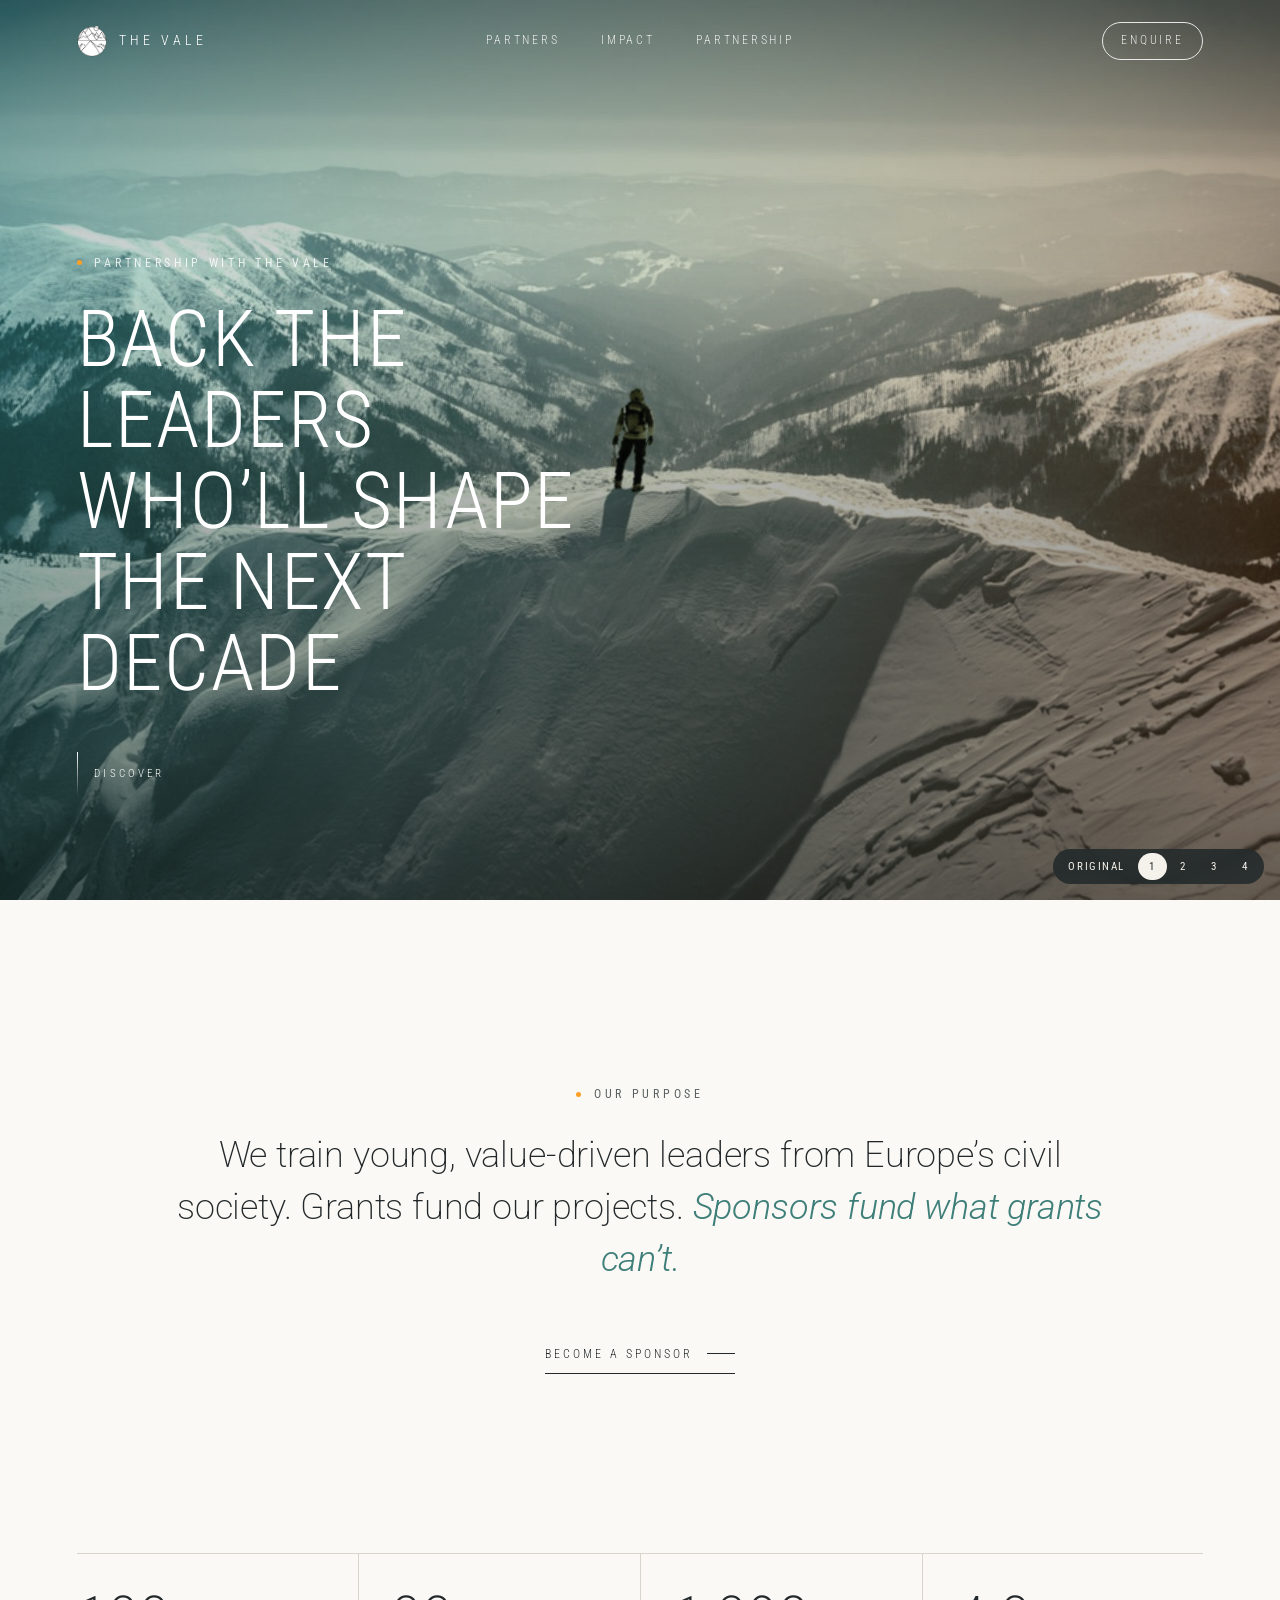
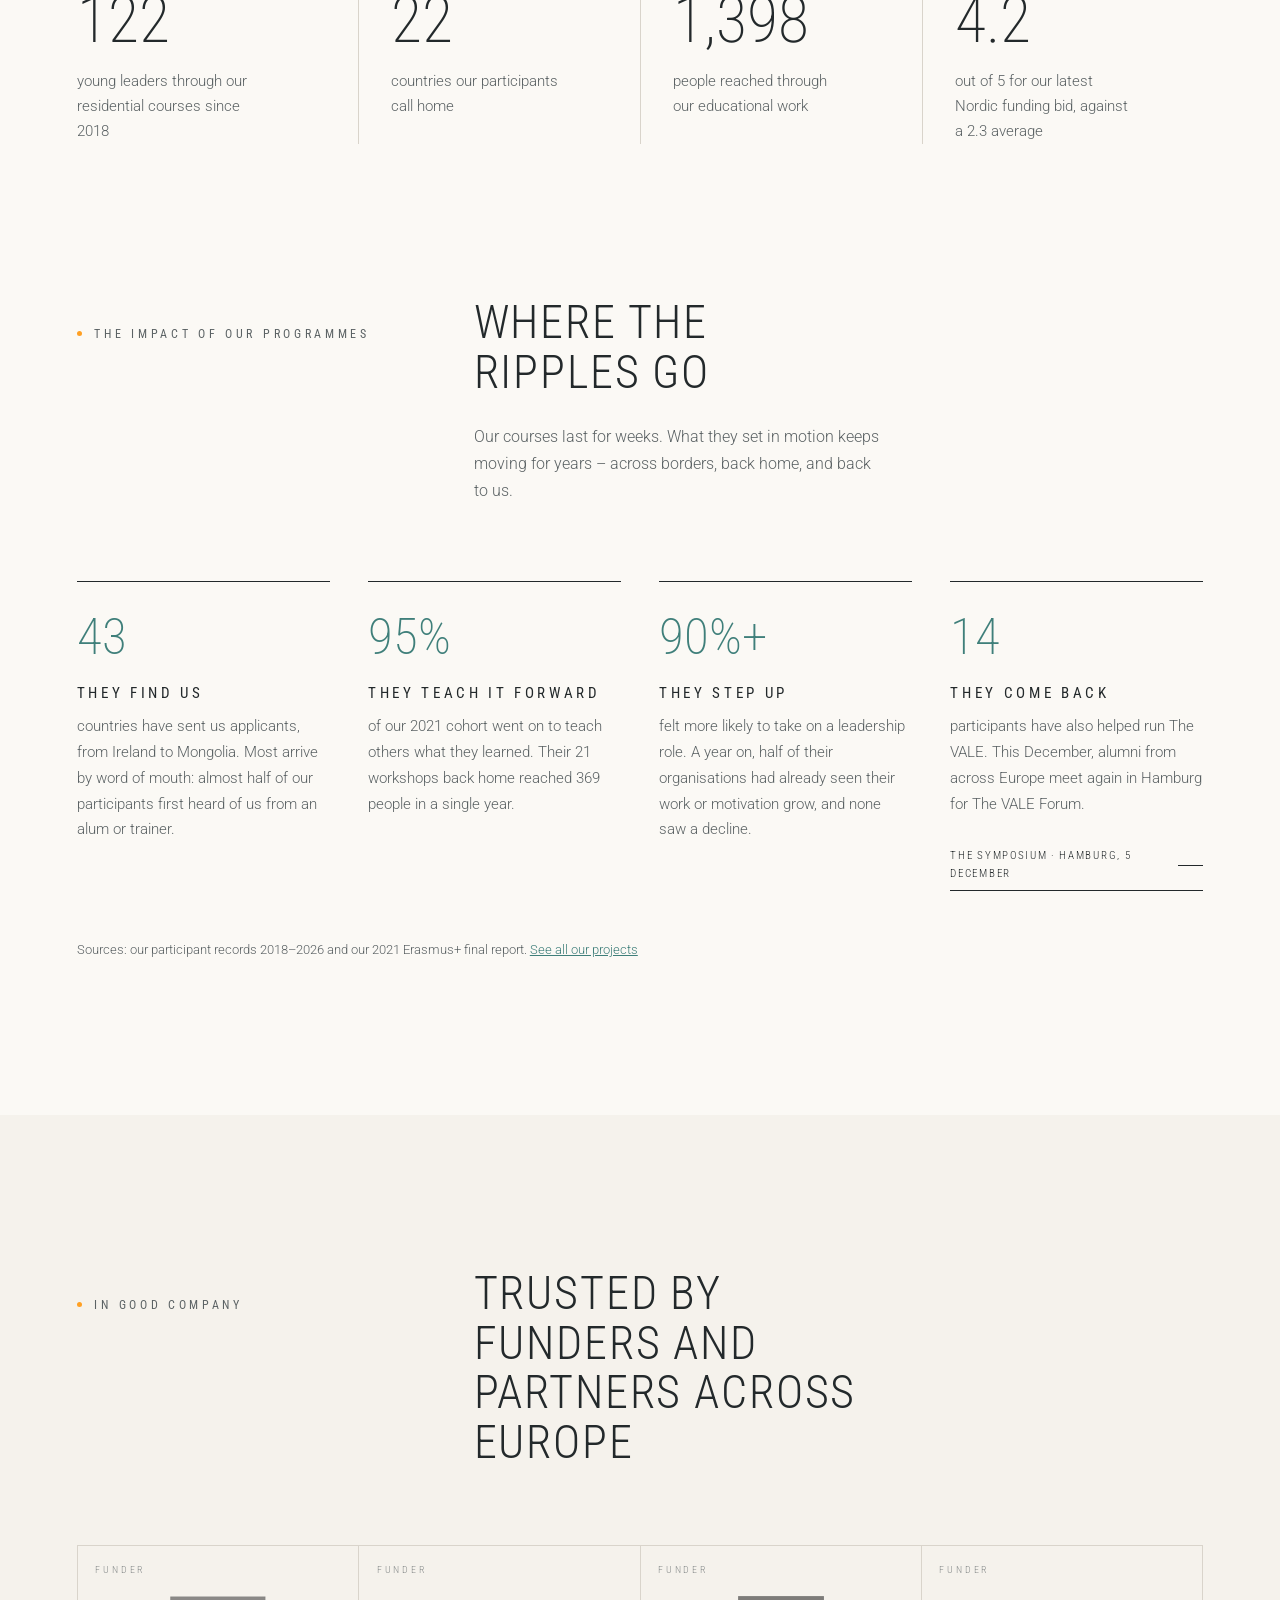
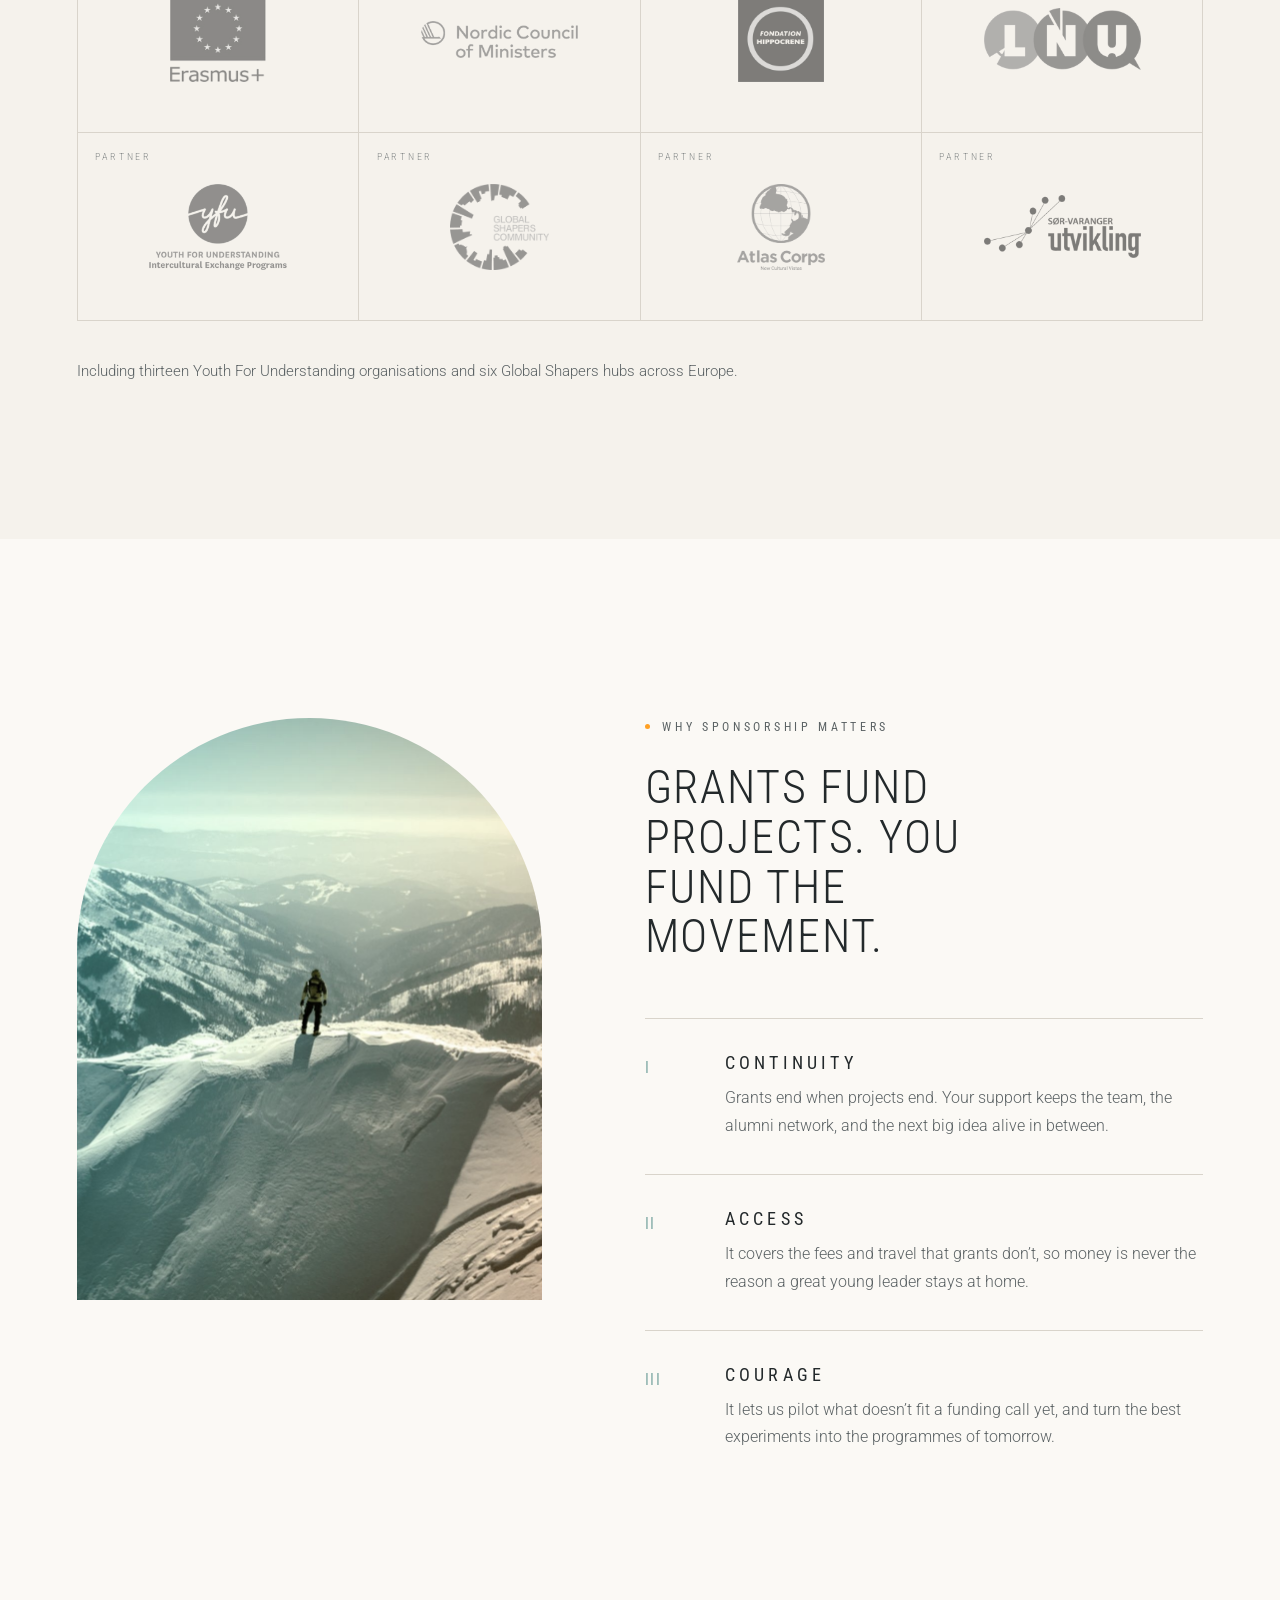
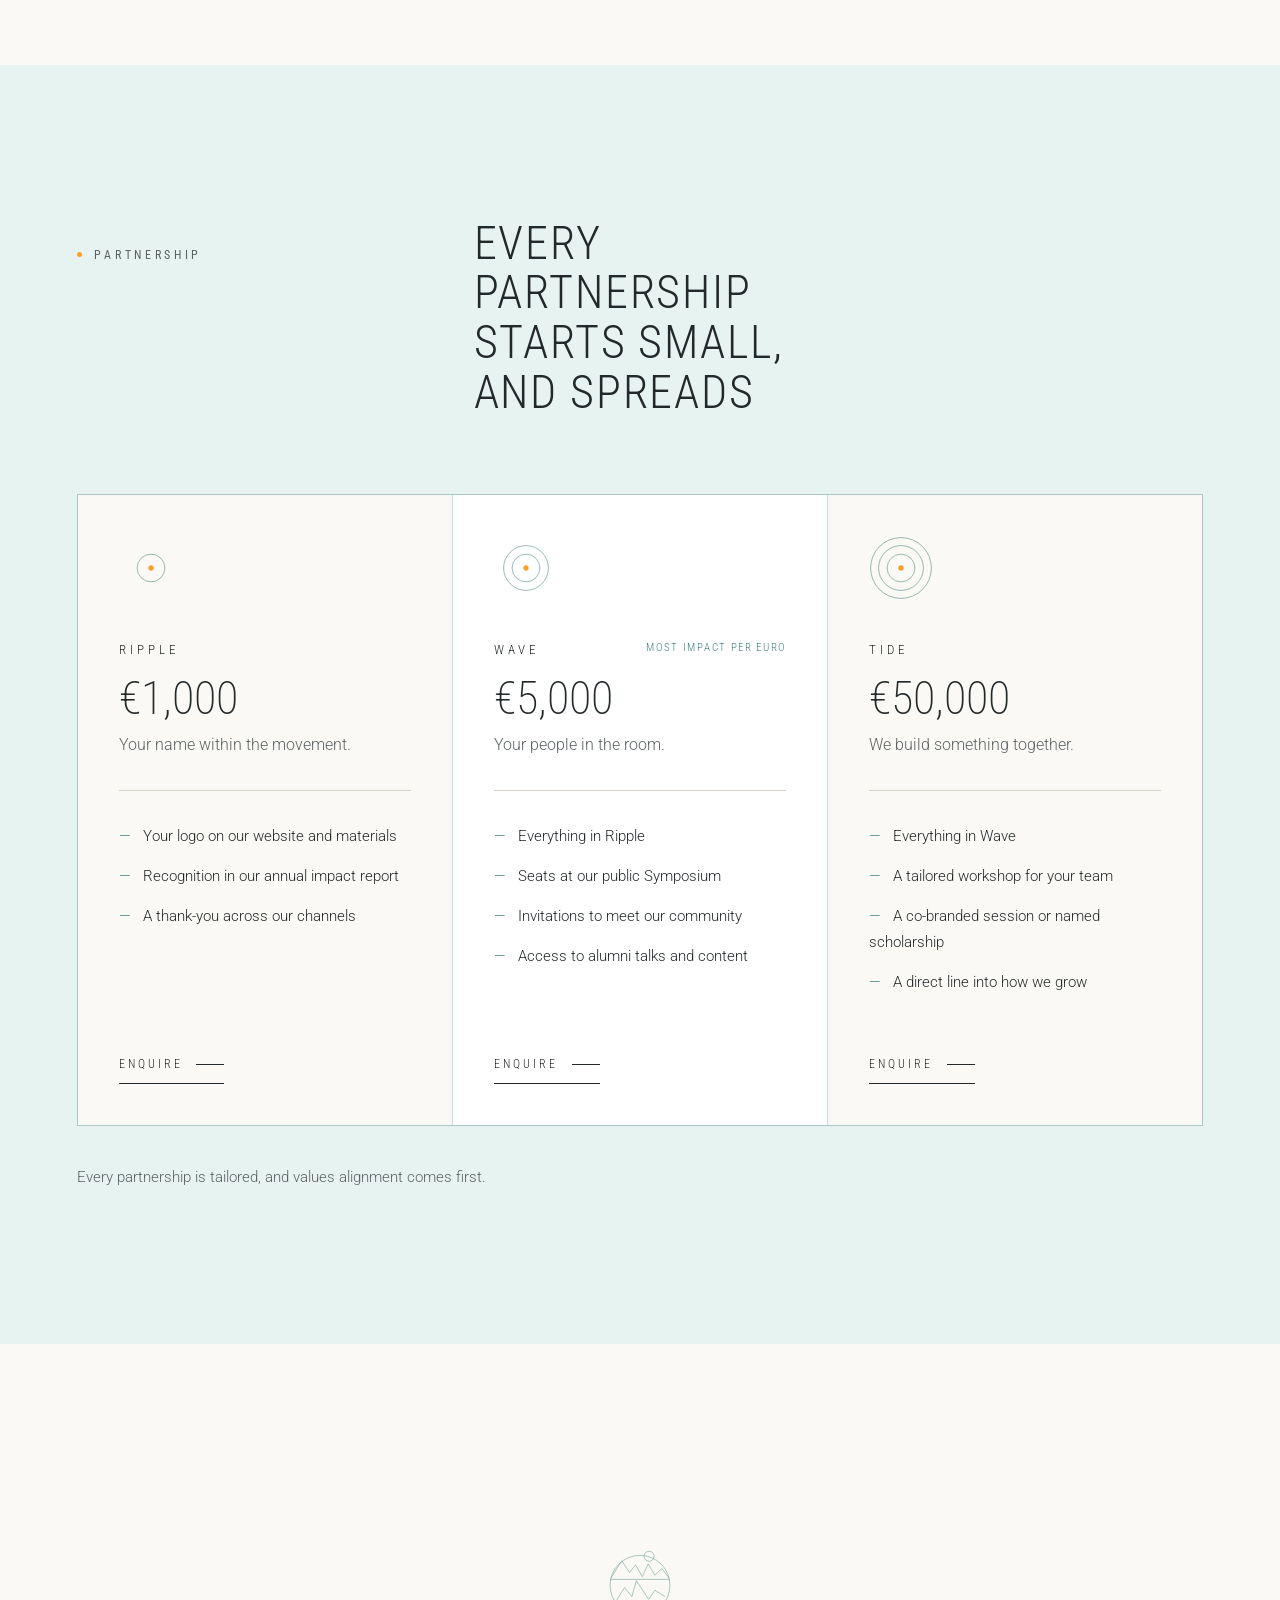
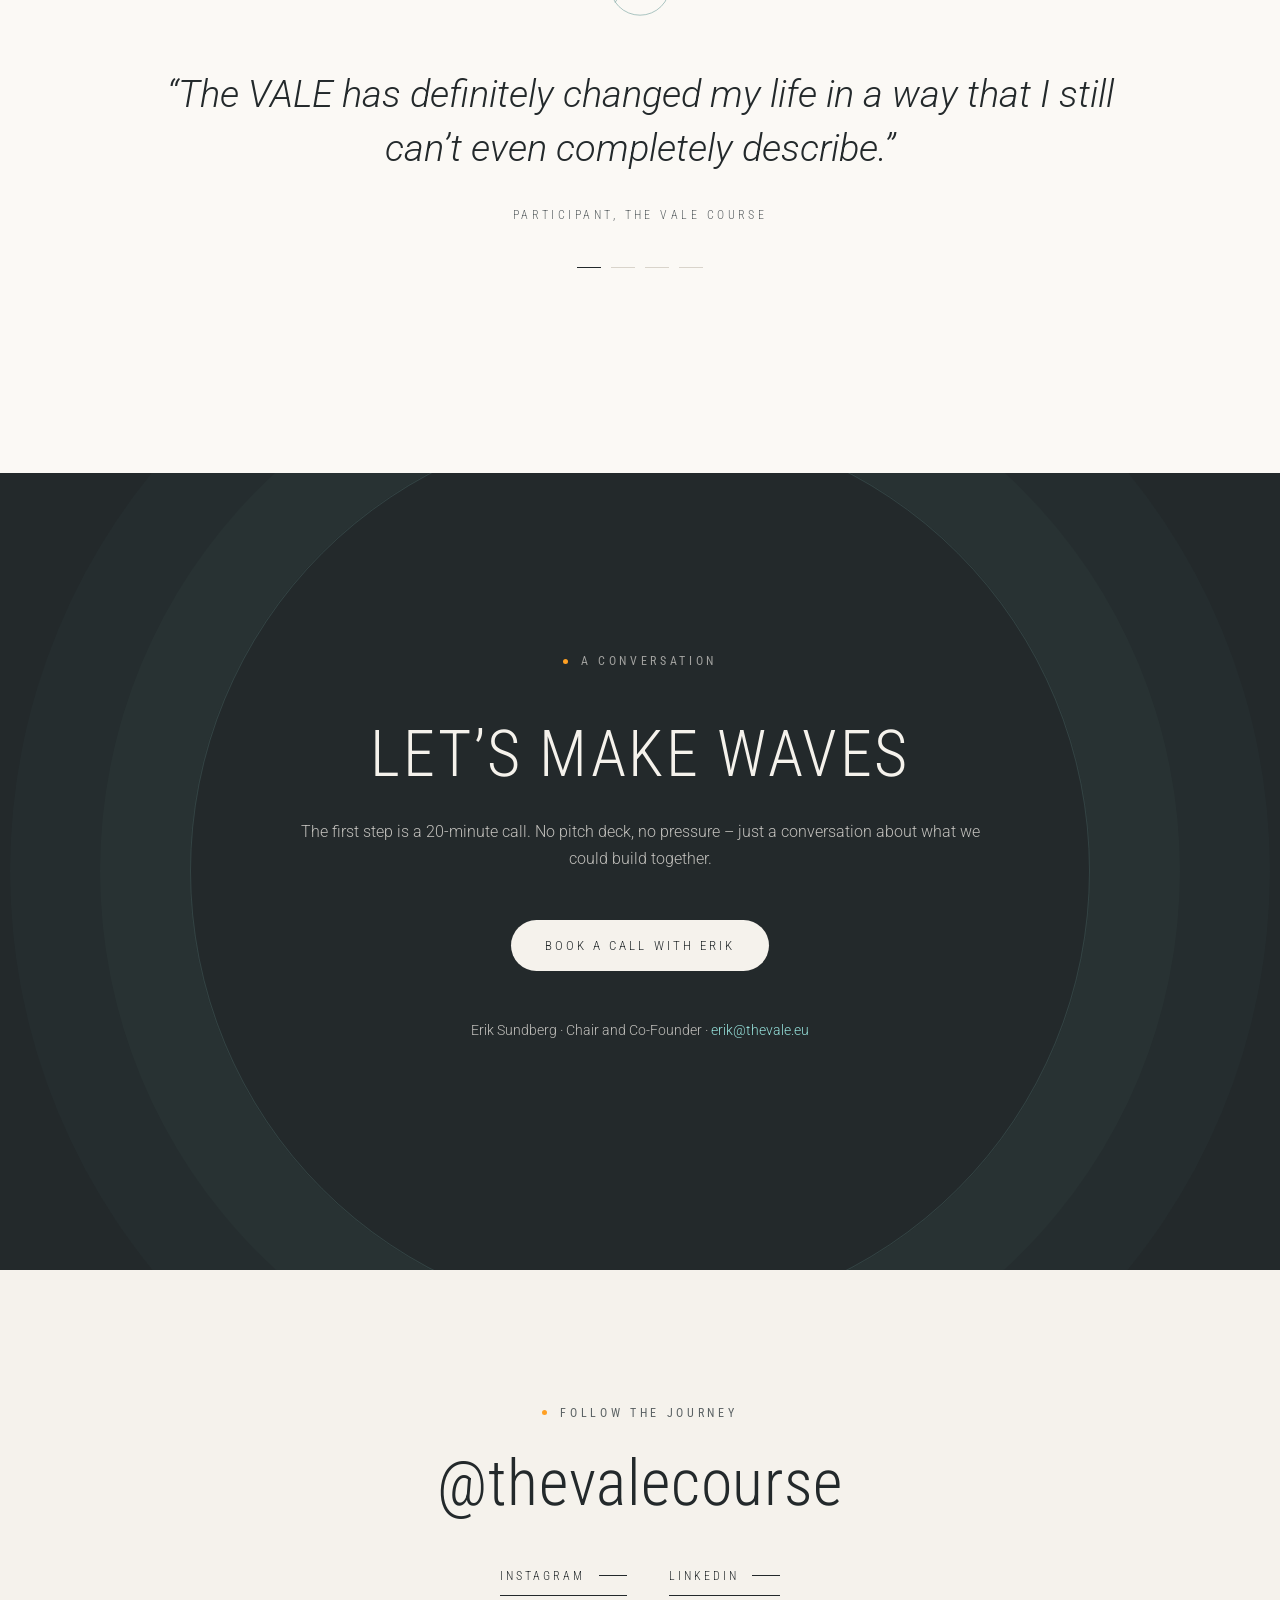
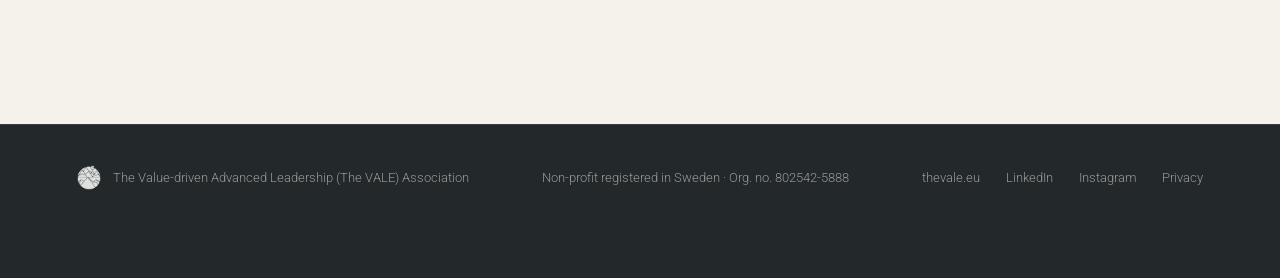
<file: 1/index.html>
<!doctype html>
<html lang="en-GB">
<head>
  <meta charset="utf-8">
  <meta name="viewport" content="width=device-width, initial-scale=1">
  <title>Partner with The VALE</title>
  <meta name="robots" content="noindex">
  <meta name="description" content="Back the value-driven leaders who will shape the next decade. Become a sponsor of The VALE.">
  <link rel="icon" href="/assets/vale-mark.png">
  <link rel="preload" href="/assets/fonts/roboto-condensed-latin.woff2" as="font" type="font/woff2" crossorigin>
  <link rel="stylesheet" href="/assets/fonts.css">
  <link rel="stylesheet" href="/1/style.css">
</head>
<body>

  <header class="nav">
    <a class="brand" href="https://www.thevale.eu" aria-label="The VALE home">
      <img src="/assets/vale-mark.png" alt="" width="30" height="32">
      <span>The VALE</span>
    </a>
    <nav class="nav__links" aria-label="Sections">
      <a href="#company">Partners</a>
      <a href="#impact">Impact</a>
      <a href="#tiers">Partnership</a>
    </nav>
    <a class="nav__cta" href="#talk">Enquire</a>
  </header>

  <main>

    <!-- ============ HERO ============ -->
    <section class="hero">
      <div class="hero__media" aria-hidden="true">
        <img src="/assets/mountains.jpg" alt="">
      </div>
      <div class="hero__copy">
        <p class="kicker fade">Partnership with The VALE</p>
        <h1 class="fade">Back the leaders who’ll shape the next decade</h1>
        <a class="hero__scroll fade" href="#intro"><span>Discover</span></a>
      </div>
    </section>

    <!-- ============ INTRO ============ -->
    <section class="intro" id="intro">
      <p class="kicker reveal">Our purpose</p>
      <p class="intro__statement reveal">
        We train young, value-driven leaders from Europe’s civil society.
        Grants fund our projects. <em>Sponsors fund what grants can’t.</em>
      </p>
      <a class="line-link reveal" href="#tiers">Become a sponsor</a>
    </section>

    <!-- ============ NUMBERS ============ -->
    <section class="numbers" aria-label="Our impact in numbers">
      <div class="stat reveal">
        <span class="stat__n" data-count="131">131</span>
        <span class="stat__l">young leaders through our residential courses since 2018</span>
      </div>
      <div class="stat reveal">
        <span class="stat__n" data-count="24">24</span>
        <span class="stat__l">countries our participants call home</span>
      </div>
      <div class="stat reveal">
        <span class="stat__n" data-count="1500" data-suffix="+">1,500+</span>
        <span class="stat__l">people reached through our educational work</span>
      </div>
      <div class="stat reveal">
        <span class="stat__n" data-count="4.5" data-decimals="1">4.5</span>
        <span class="stat__l">out of 5 for our latest Nordic funding bid, against a 2.3 average</span>
      </div>
    </section>

    <!-- ============ IMPACT ============ -->
    <!-- Figures as on the live page: participant records 2018–2026 and the 2021 Erasmus+ final report -->
    <section class="impact" id="impact">
      <div class="split-head">
        <p class="kicker reveal">The impact of our programmes</p>
        <div>
          <h2 class="reveal">Where the ripples go</h2>
          <p class="impact__lede reveal">Our courses last for weeks. What they set in motion keeps moving for years – across borders, back home, and back to us.</p>
        </div>
      </div>
      <ol class="impact__steps" role="list">
        <li class="reveal">
          <p class="impact__fig">43</p>
          <h3>They find us</h3>
          <p>countries have sent us applicants, from Ireland to Mongolia. Most arrive by word of mouth: almost half of our participants first heard of us from an alum or trainer.</p>
        </li>
        <li class="reveal">
          <p class="impact__fig">95%</p>
          <h3>They teach it forward</h3>
          <p>of our 2021 cohort went on to teach others what they learned. Their 21 workshops back home reached 369 people in a single year.</p>
        </li>
        <li class="reveal">
          <p class="impact__fig">90%+</p>
          <h3>They step up</h3>
          <p>felt more likely to take on a leadership role. A year on, half of their organisations had already seen their work or motivation grow, and none saw a decline.</p>
        </li>
        <li class="reveal">
          <p class="impact__fig">14</p>
          <h3>They come back</h3>
          <p>participants have also helped run The VALE. This December, alumni from across Europe meet again in Hamburg for The VALE Forum.</p>
          <a class="line-link" href="https://symposium.thevale.eu">The Symposium · Hamburg, 5 December</a>
        </li>
      </ol>
      <p class="impact__source reveal">Sources: our participant records 2018–2026 and our 2021 Erasmus+ final report. <a href="https://www.thevale.eu/projects">See all our projects</a></p>
    </section>

    <!-- ============ LOGO WALL ============ -->
    <section class="company" id="company">
      <div class="split-head">
        <p class="kicker reveal">In good company</p>
        <h2 class="reveal">Trusted by funders and partners across Europe</h2>
      </div>
      <ul class="logos" role="list">
        <li class="logo reveal"><img src="/assets/logos/erasmus-plus.webp" alt="Erasmus+" loading="lazy"><span>Funder</span></li>
        <li class="logo reveal"><img src="/assets/logos/nordic-council-of-ministers.webp" alt="Nordic Council of Ministers" loading="lazy"><span>Funder</span></li>
        <li class="logo reveal"><img src="/assets/logos/fondation-hippocrene.webp" alt="Fondation Hippocrène" loading="lazy"><span>Funder</span></li>
        <li class="logo reveal"><img src="/assets/logos/lnu.webp" alt="LNU – Norwegian Children and Youth Council" loading="lazy"><span>Funder</span></li>
        <li class="logo reveal"><img src="/assets/logos/yfu.webp" alt="Youth For Understanding" loading="lazy"><span>Partner</span></li>
        <li class="logo reveal"><img src="/assets/logos/global-shapers.webp" alt="Global Shapers Community" loading="lazy"><span>Partner</span></li>
        <li class="logo reveal"><img src="/assets/logos/atlas-corps.webp" alt="Atlas Corps" loading="lazy"><span>Partner</span></li>
        <li class="logo reveal"><img src="/assets/logos/sor-varanger-utvikling.webp" alt="Sør-Varanger Utvikling" loading="lazy"><span>Partner</span></li>
      </ul>
      <p class="company__note reveal">Including thirteen Youth For Understanding organisations and six Global Shapers hubs across Europe.</p>
    </section>

    <!-- ============ WHY ============ -->
    <section class="why">
      <div class="why__image reveal" aria-hidden="true">
        <img src="/assets/mountains.jpg" alt="" loading="lazy">
      </div>
      <div class="why__body">
        <p class="kicker reveal">Why sponsorship matters</p>
        <h2 class="reveal">Grants fund projects. You fund the movement.</h2>
        <ol class="why__list" role="list">
          <li class="reveal">
            <span class="why__num">I</span>
            <div>
              <h3>Continuity</h3>
              <p>Grants end when projects end. Your support keeps the team, the alumni network, and the next big idea alive in between.</p>
            </div>
          </li>
          <li class="reveal">
            <span class="why__num">II</span>
            <div>
              <h3>Access</h3>
              <p>It covers the fees and travel that grants don’t, so money is never the reason a great young leader stays at home.</p>
            </div>
          </li>
          <li class="reveal">
            <span class="why__num">III</span>
            <div>
              <h3>Courage</h3>
              <p>It lets us pilot what doesn’t fit a funding call yet, and turn the best experiments into the programmes of tomorrow.</p>
            </div>
          </li>
        </ol>
      </div>
    </section>

    <!-- ============ TIERS ============ -->
    <!-- TODO(team): confirm tier amounts and benefits before publishing -->
    <section class="tiers" id="tiers">
      <div class="split-head">
        <p class="kicker reveal">Partnership</p>
        <h2 class="reveal">Every partnership starts small, and spreads</h2>
      </div>

      <div class="tiers__grid">
        <article class="tier reveal">
          <svg class="tier__icon" viewBox="0 0 120 120" aria-hidden="true">
            <circle cx="60" cy="60" r="5"/>
            <circle cx="60" cy="60" r="26" class="r"/>
          </svg>
          <p class="tier__label">Ripple</p>
          <p class="tier__price">€1,000</p>
          <p class="tier__pitch">Your name within the movement.</p>
          <ul role="list">
            <li>Your logo on our website and materials</li>
            <li>Recognition in our annual impact report</li>
            <li>A thank-you across our channels</li>
          </ul>
          <a class="line-link" href="mailto:erik@thevale.eu?subject=Ripple%20sponsorship%20%E2%80%93%20The%20VALE">Enquire</a>
        </article>

        <article class="tier tier--featured reveal">
          <svg class="tier__icon" viewBox="0 0 120 120" aria-hidden="true">
            <circle cx="60" cy="60" r="5"/>
            <circle cx="60" cy="60" r="26" class="r"/>
            <circle cx="60" cy="60" r="42" class="r"/>
          </svg>
          <p class="tier__label">Wave <span>Most impact per euro</span></p>
          <p class="tier__price">€5,000</p>
          <p class="tier__pitch">Your people in the room.</p>
          <ul role="list">
            <li>Everything in Ripple</li>
            <li>Seats at our public Symposium</li>
            <li>Invitations to meet our community</li>
            <li>Access to alumni talks and content</li>
          </ul>
          <a class="line-link" href="mailto:erik@thevale.eu?subject=Wave%20sponsorship%20%E2%80%93%20The%20VALE">Enquire</a>
        </article>

        <article class="tier reveal">
          <svg class="tier__icon" viewBox="0 0 120 120" aria-hidden="true">
            <circle cx="60" cy="60" r="5"/>
            <circle cx="60" cy="60" r="26" class="r"/>
            <circle cx="60" cy="60" r="42" class="r"/>
            <circle cx="60" cy="60" r="57" class="r"/>
          </svg>
          <p class="tier__label">Tide</p>
          <p class="tier__price">€50,000</p>
          <p class="tier__pitch">We build something together.</p>
          <ul role="list">
            <li>Everything in Wave</li>
            <li>A tailored workshop for your team</li>
            <li>A co-branded session or named scholarship</li>
            <li>A direct line into how we grow</li>
          </ul>
          <a class="line-link" href="mailto:erik@thevale.eu?subject=Tide%20partnership%20%E2%80%93%20The%20VALE">Enquire</a>
        </article>
      </div>
      <p class="tiers__note reveal">Every partnership is tailored, and values alignment comes first.</p>
    </section>

    <!-- ============ QUOTES ============ -->
    <!-- Anonymous participant evaluations; one shows at a time and they rotate -->
    <section class="quote">
      <div class="reveal">
        <svg class="quote__mark" viewBox="0 0 280 300" aria-hidden="true"><use href="#vale-line"/></svg>
        <div class="quotes" aria-live="polite">
          <figure class="is-active">
            <blockquote><p>“The VALE has definitely changed my life in a way that I still can’t even completely describe.”</p></blockquote>
            <figcaption>Participant, The VALE Course</figcaption>
          </figure>
          <figure>
            <blockquote><p>“It’s almost as if the week showed me some sort of direction.”</p></blockquote>
            <figcaption>Participant, The VALE Course 2026</figcaption>
          </figure>
          <figure>
            <blockquote><p>“Tough conversations are not as hard as they might seem before having them.”</p></blockquote>
            <figcaption>Participant, The VALE Course 2025</figcaption>
          </figure>
          <figure>
            <blockquote><p>“It was not just a course, but a process.”</p></blockquote>
            <figcaption>Participant, The VALE Course 2018</figcaption>
          </figure>
        </div>
        <div class="quotes__dots" aria-hidden="true"><i class="is-active"></i><i></i><i></i><i></i></div>
      </div>
    </section>

    <!-- ============ CTA ============ -->
    <section class="talk" id="talk">
      <div class="talk__inner">
        <p class="kicker reveal">A conversation</p>
        <h2 class="reveal">Let’s make waves</h2>
        <p class="reveal">The first step is a 20-minute call. No pitch deck, no pressure – just a conversation about what we could build together.</p>
        <a class="btn reveal" href="mailto:erik@thevale.eu?subject=Partnering%20with%20The%20VALE">Book a call with Erik</a>
        <p class="talk__who reveal">Erik Sundberg · Chair and Co-Founder · <a href="mailto:erik@thevale.eu">erik@thevale.eu</a></p>
      </div>
    </section>

    <!-- ============ SOCIAL ============ -->
    <section class="social" id="follow">
      <p class="kicker reveal">Follow the journey</p>
      <h2 class="reveal"><a href="https://www.instagram.com/thevalecourse/">@thevalecourse</a></h2>
      <div class="social__links reveal">
        <a class="line-link" href="https://www.instagram.com/thevalecourse/">Instagram</a>
        <a class="line-link" href="https://www.linkedin.com/company/69831953">LinkedIn</a>
      </div>
    </section>

  </main>

  <footer class="footer">
    <div class="footer__brand">
      <img src="/assets/vale-mark.png" alt="" width="24" height="25">
      <span>The Value-driven Advanced Leadership (The VALE) Association</span>
    </div>
    <p>Non-profit registered in Sweden · Org. no. 802542-5888</p>
    <nav aria-label="Elsewhere">
      <a href="https://www.thevale.eu">thevale.eu</a>
      <a href="https://www.linkedin.com/company/69831953">LinkedIn</a>
      <a href="https://www.instagram.com/thevalecourse/">Instagram</a>
      <a href="https://thevale.eu/contact/privacypolicy/">Privacy</a>
    </nav>
  </footer>

  <!-- Line version of the VALE mark, reused above -->
  <svg width="0" height="0" style="position:absolute" aria-hidden="true">
    <symbol id="vale-line" viewBox="0 0 280 300">
      <g fill="none" stroke="currentColor" stroke-width="2.5" stroke-linejoin="round">
        <circle cx="140" cy="160" r="132"/>
        <circle cx="180" cy="32" r="22"/>
        <line x1="8" y1="134" x2="272" y2="134"/>
        <polyline points="10,130 60,52 94,104 120,70 150,122 176,66 206,116 236,86 268,128"/>
        <polyline points="30,236 72,170 104,210 124,140 178,222 206,182 250,210"/>
      </g>
    </symbol>
  </svg>

  <aside class="drafts" aria-label="Design drafts">
    <a href="/">Original</a><a href="/1" aria-current="page">1</a><a href="/2">2</a><a href="/3">3</a><a href="/4">4</a>
  </aside>

  <script src="/1/script.js" defer></script>
</body>
</html>
</file>
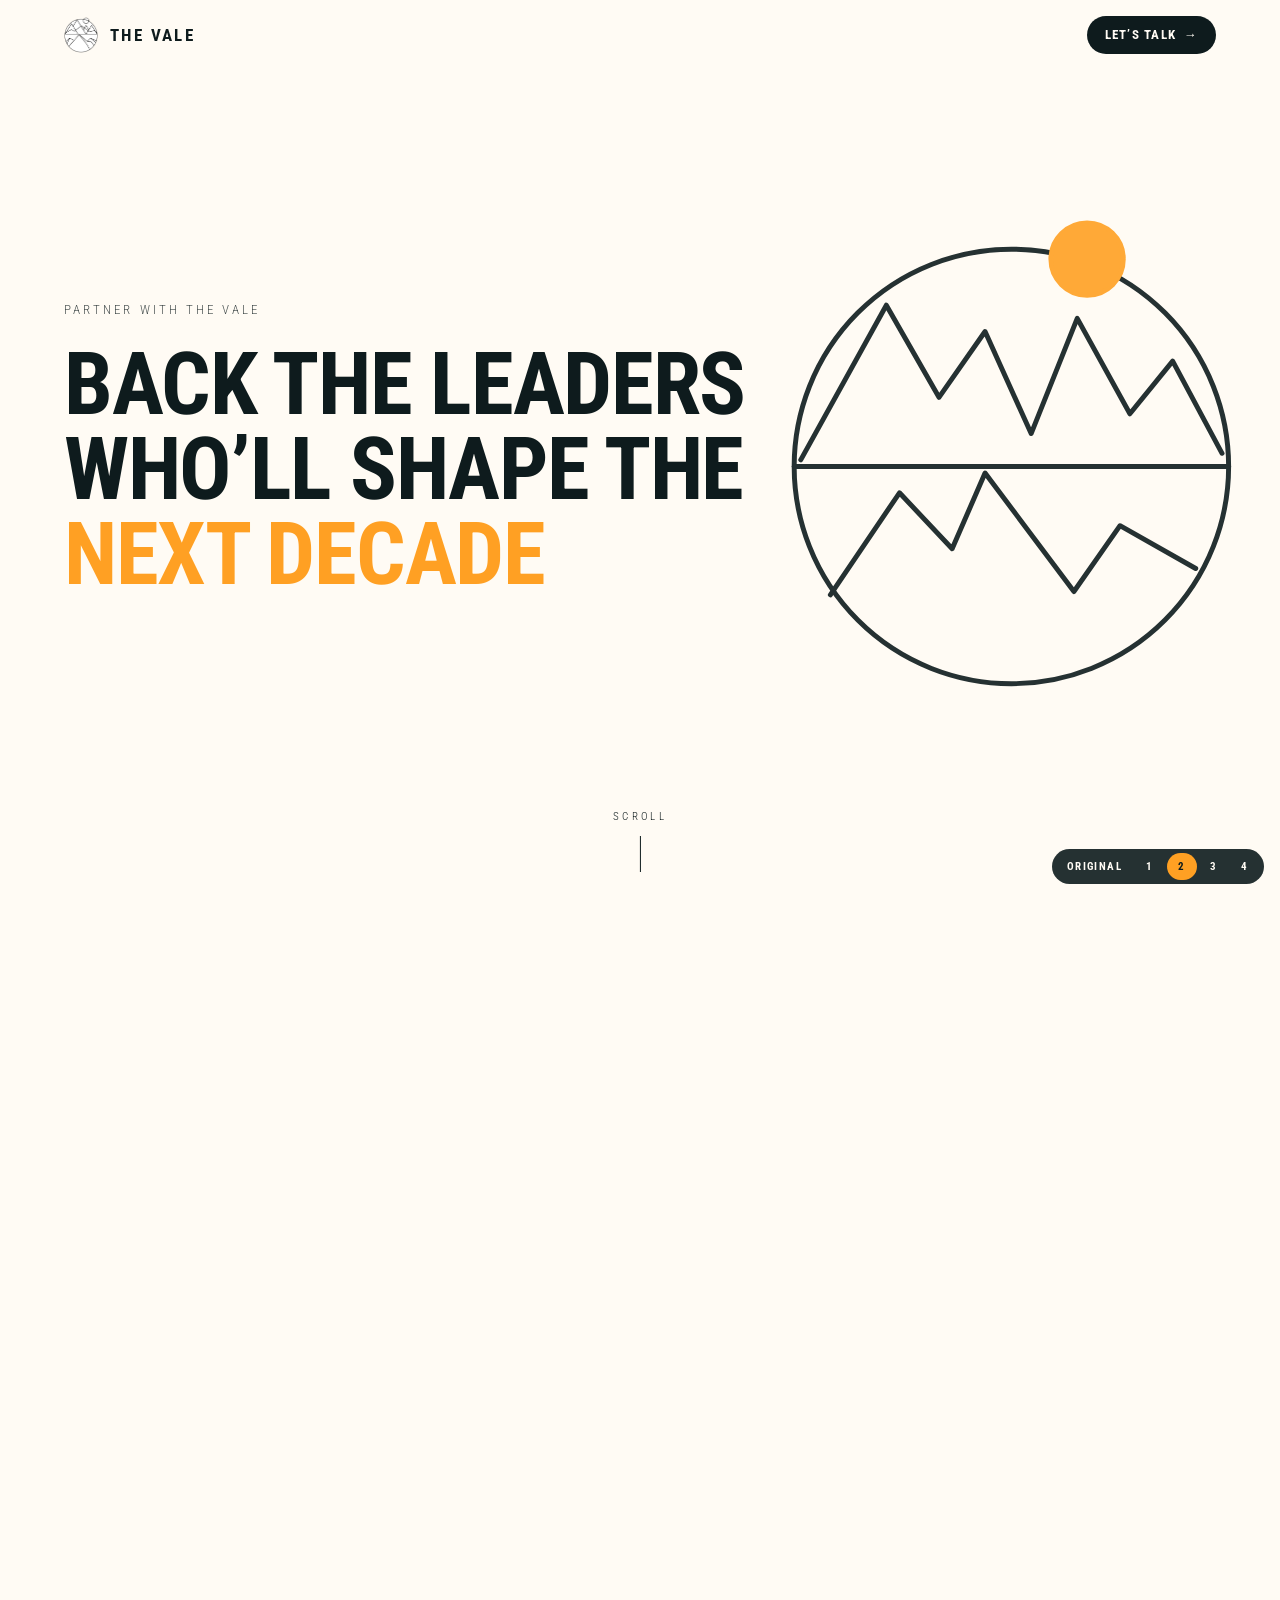
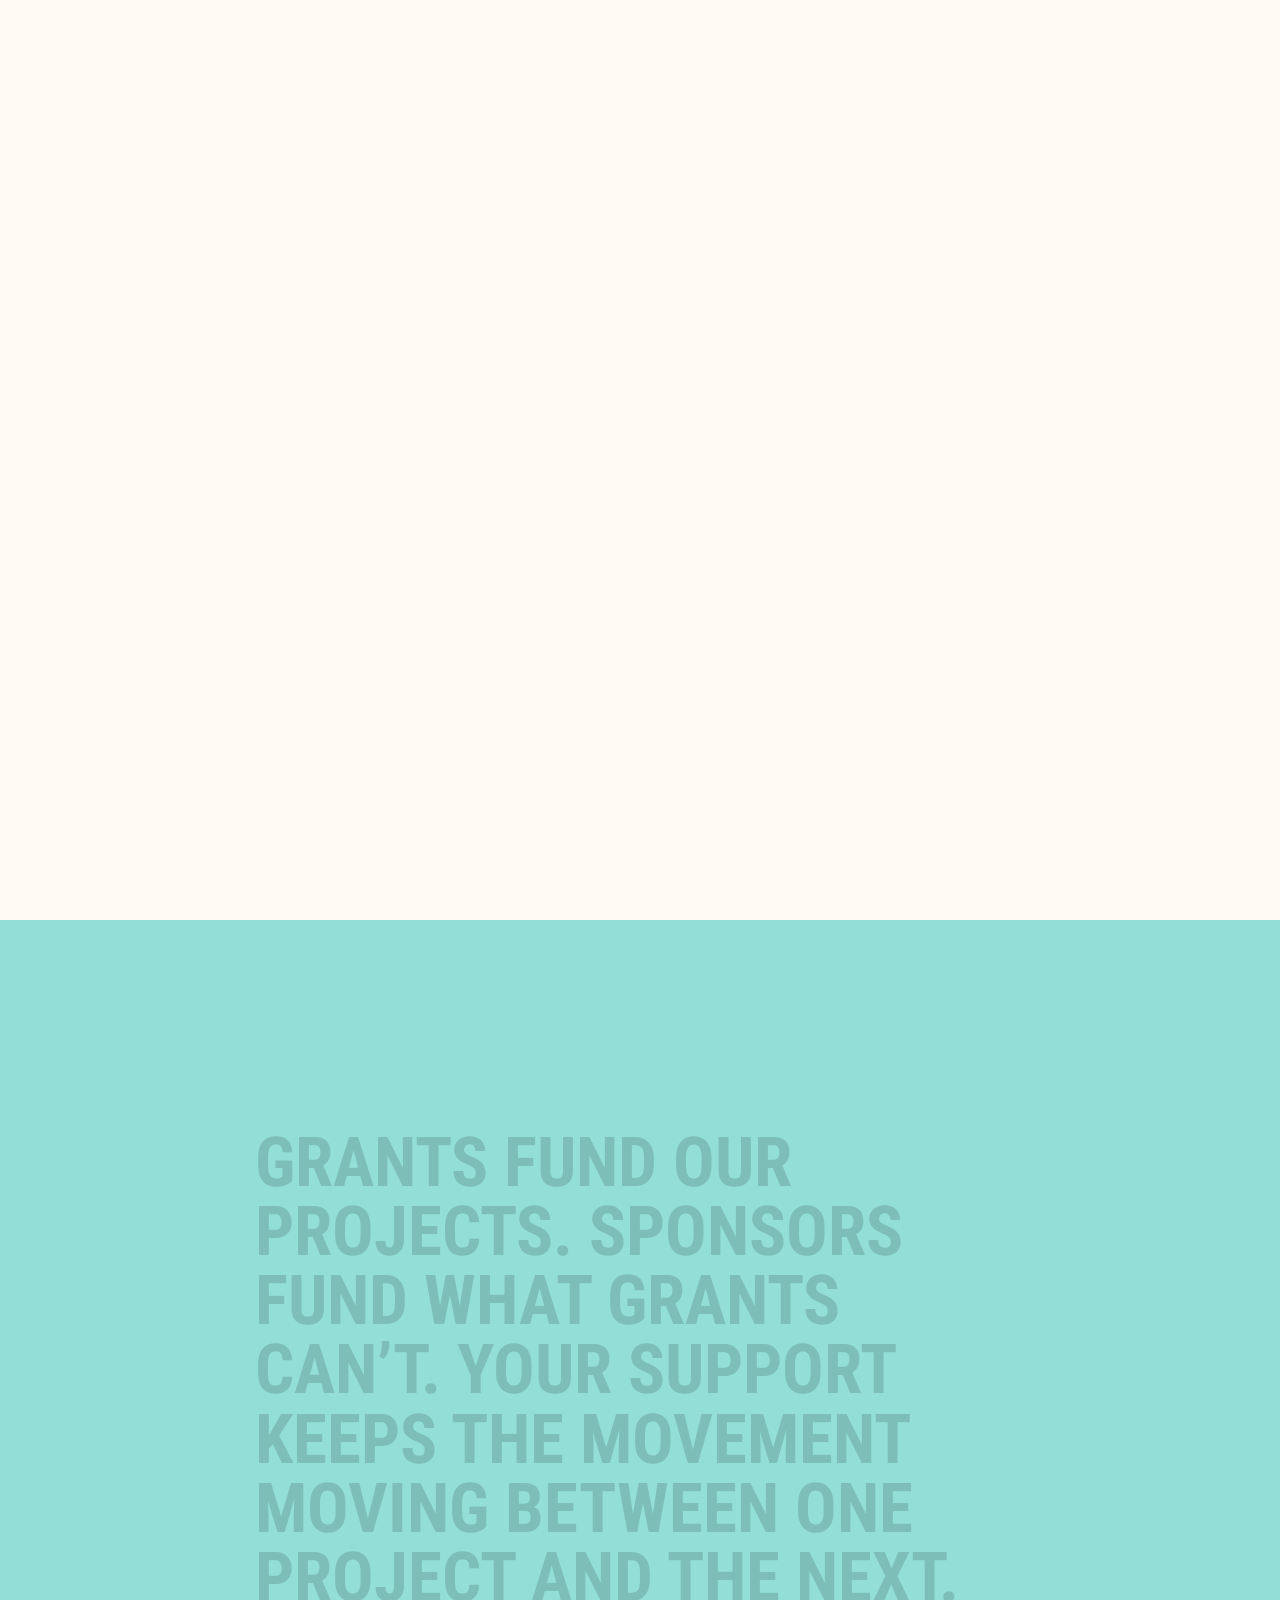
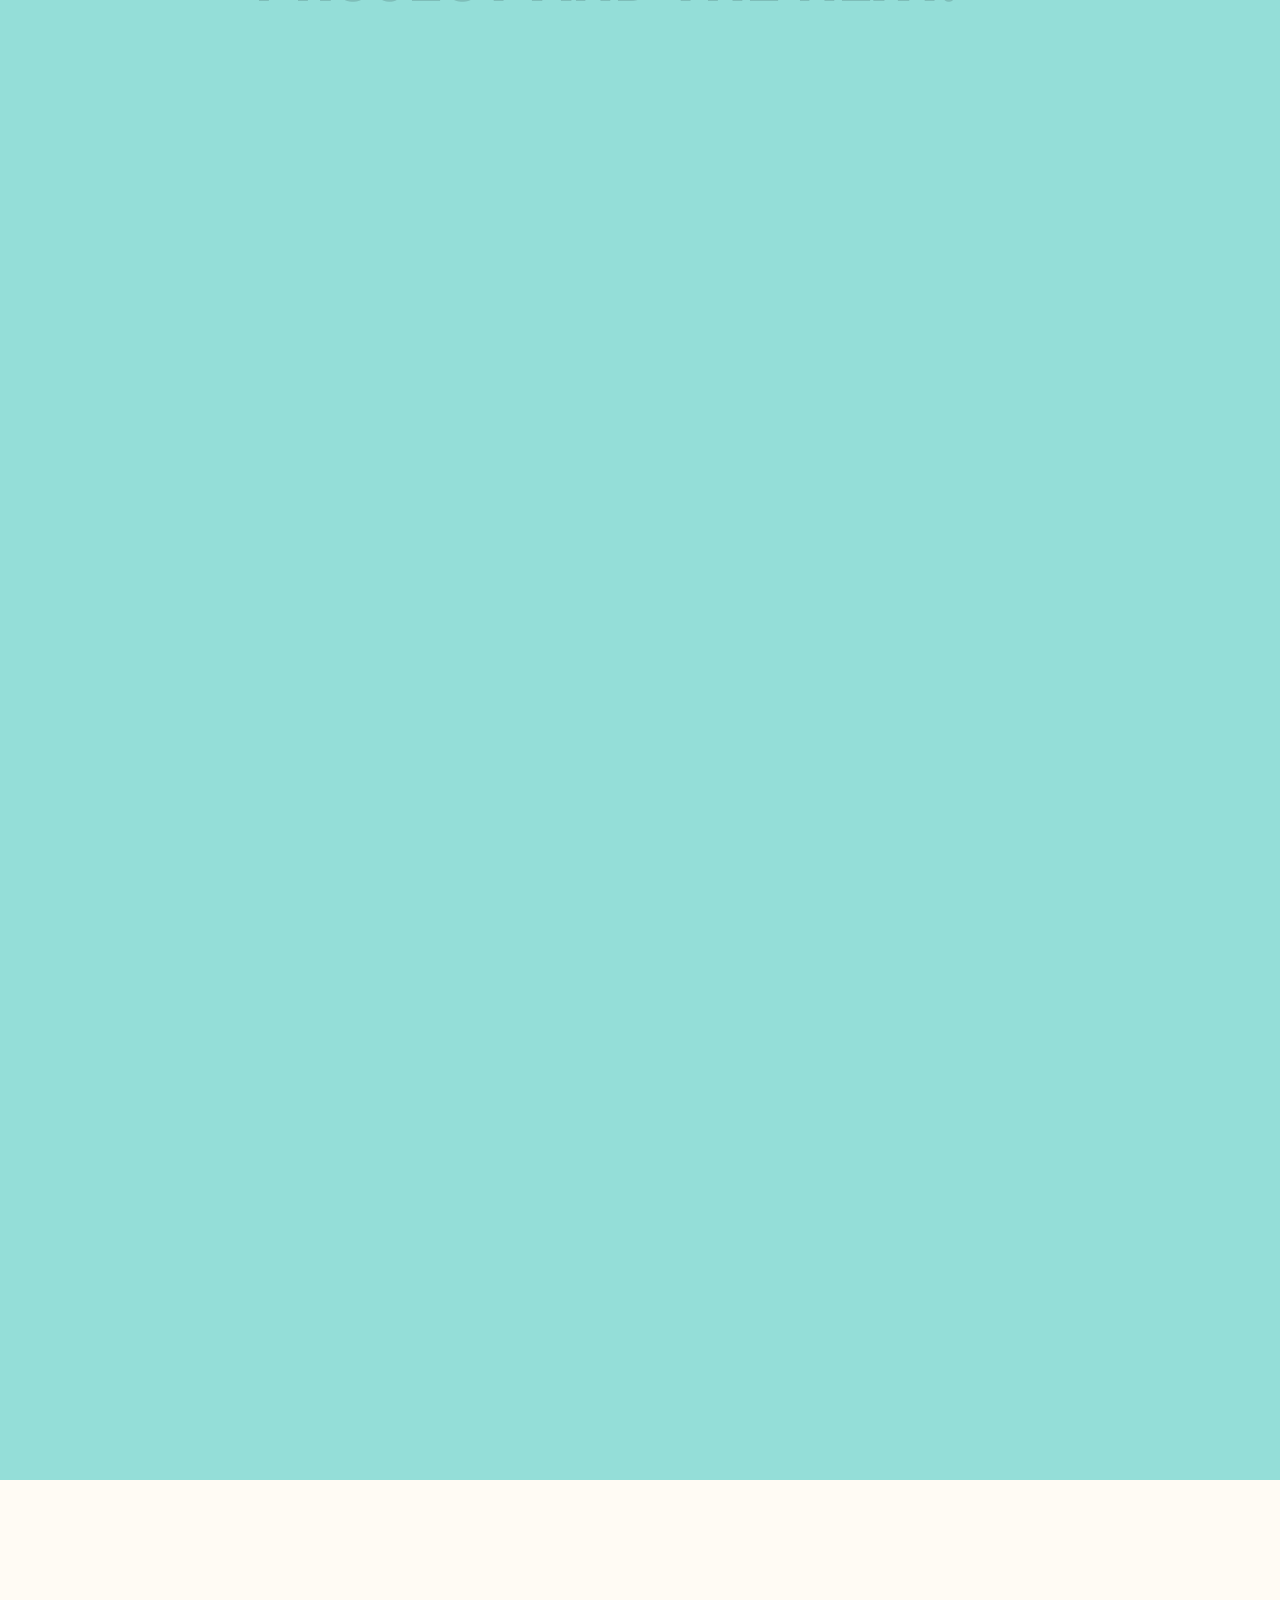
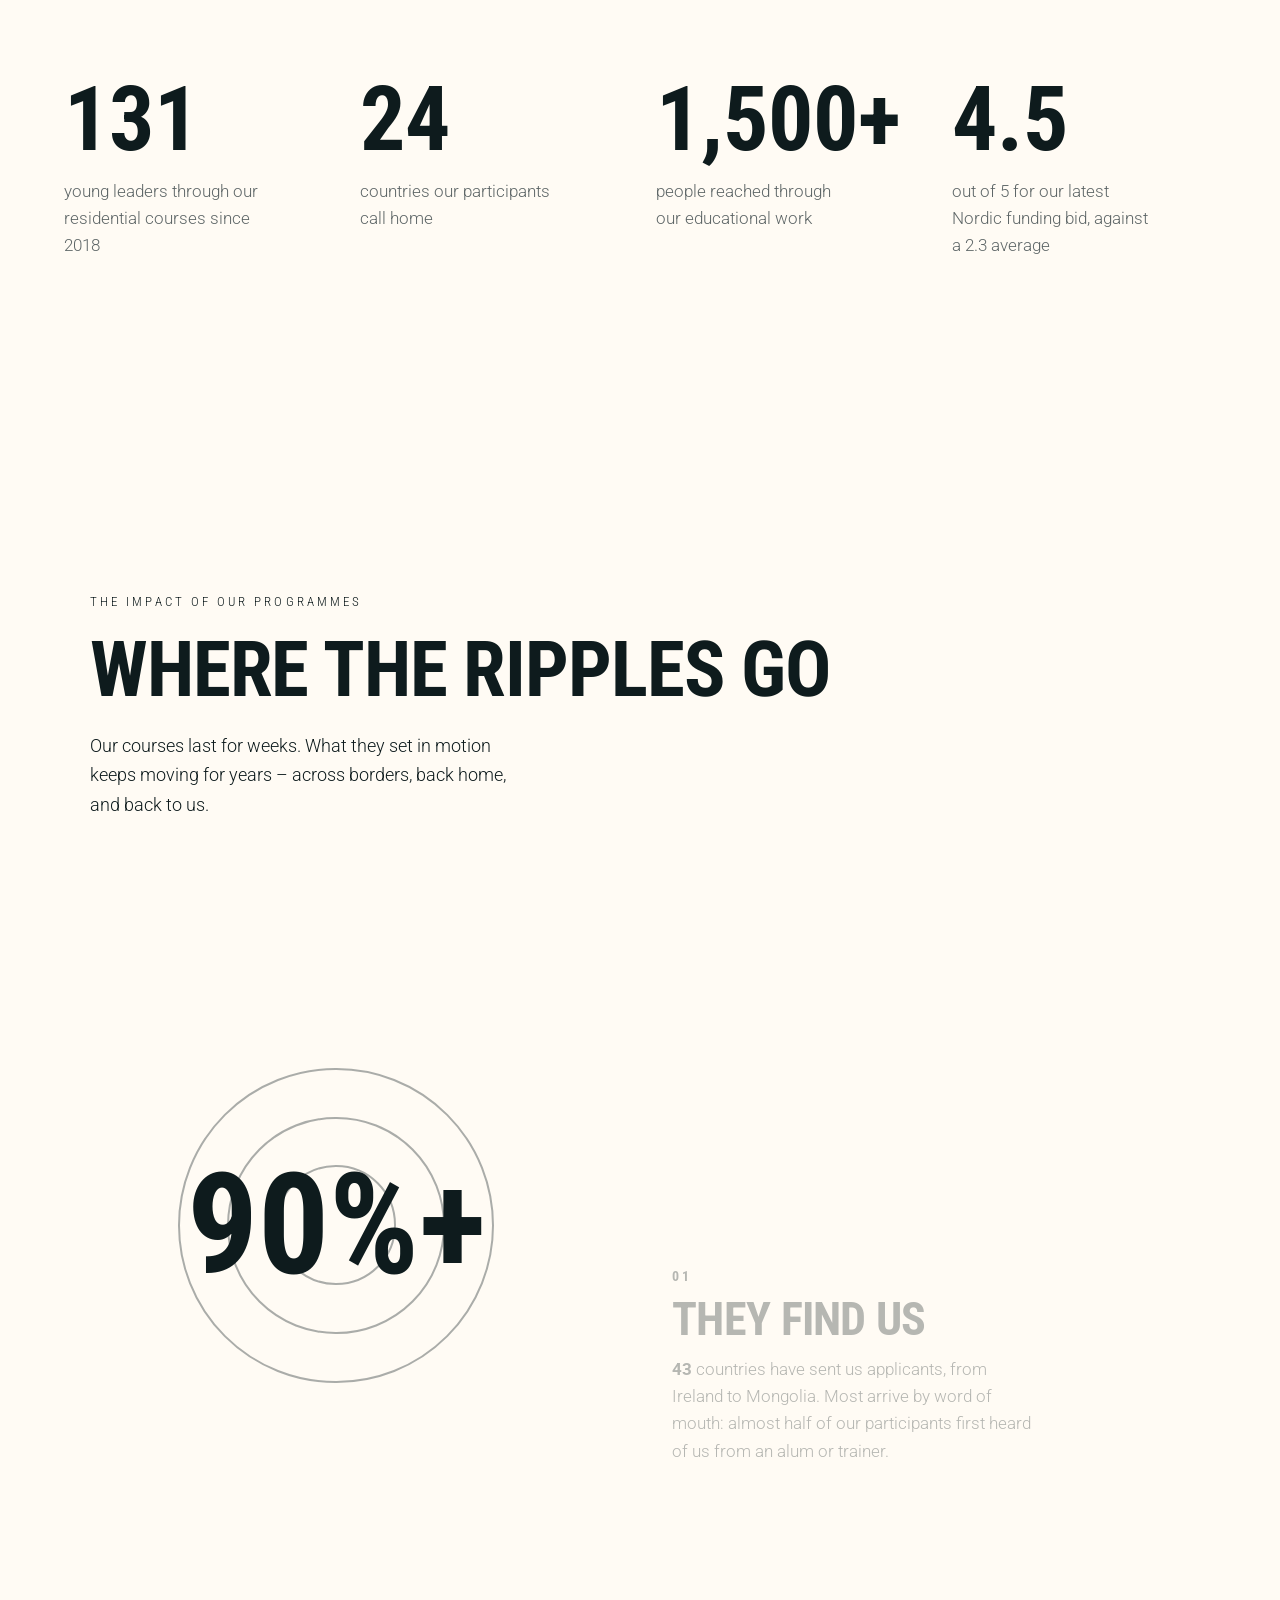
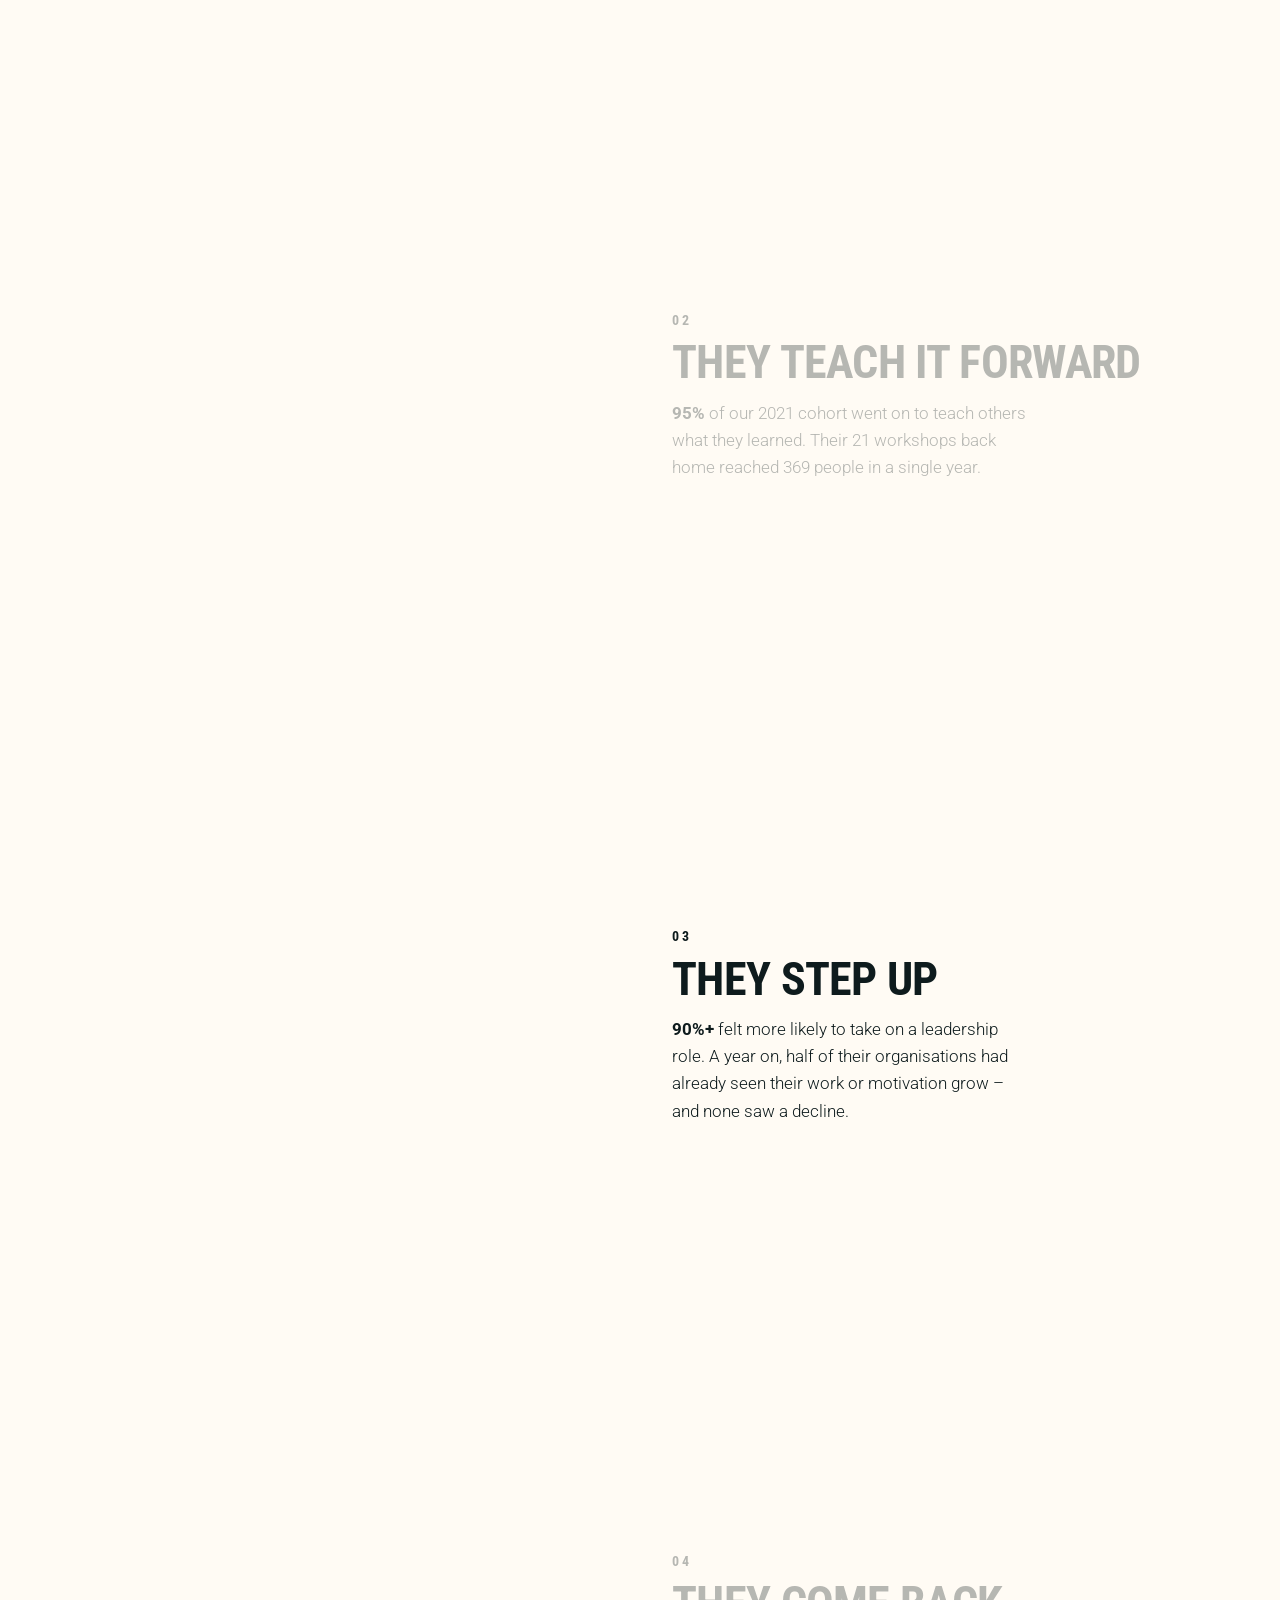
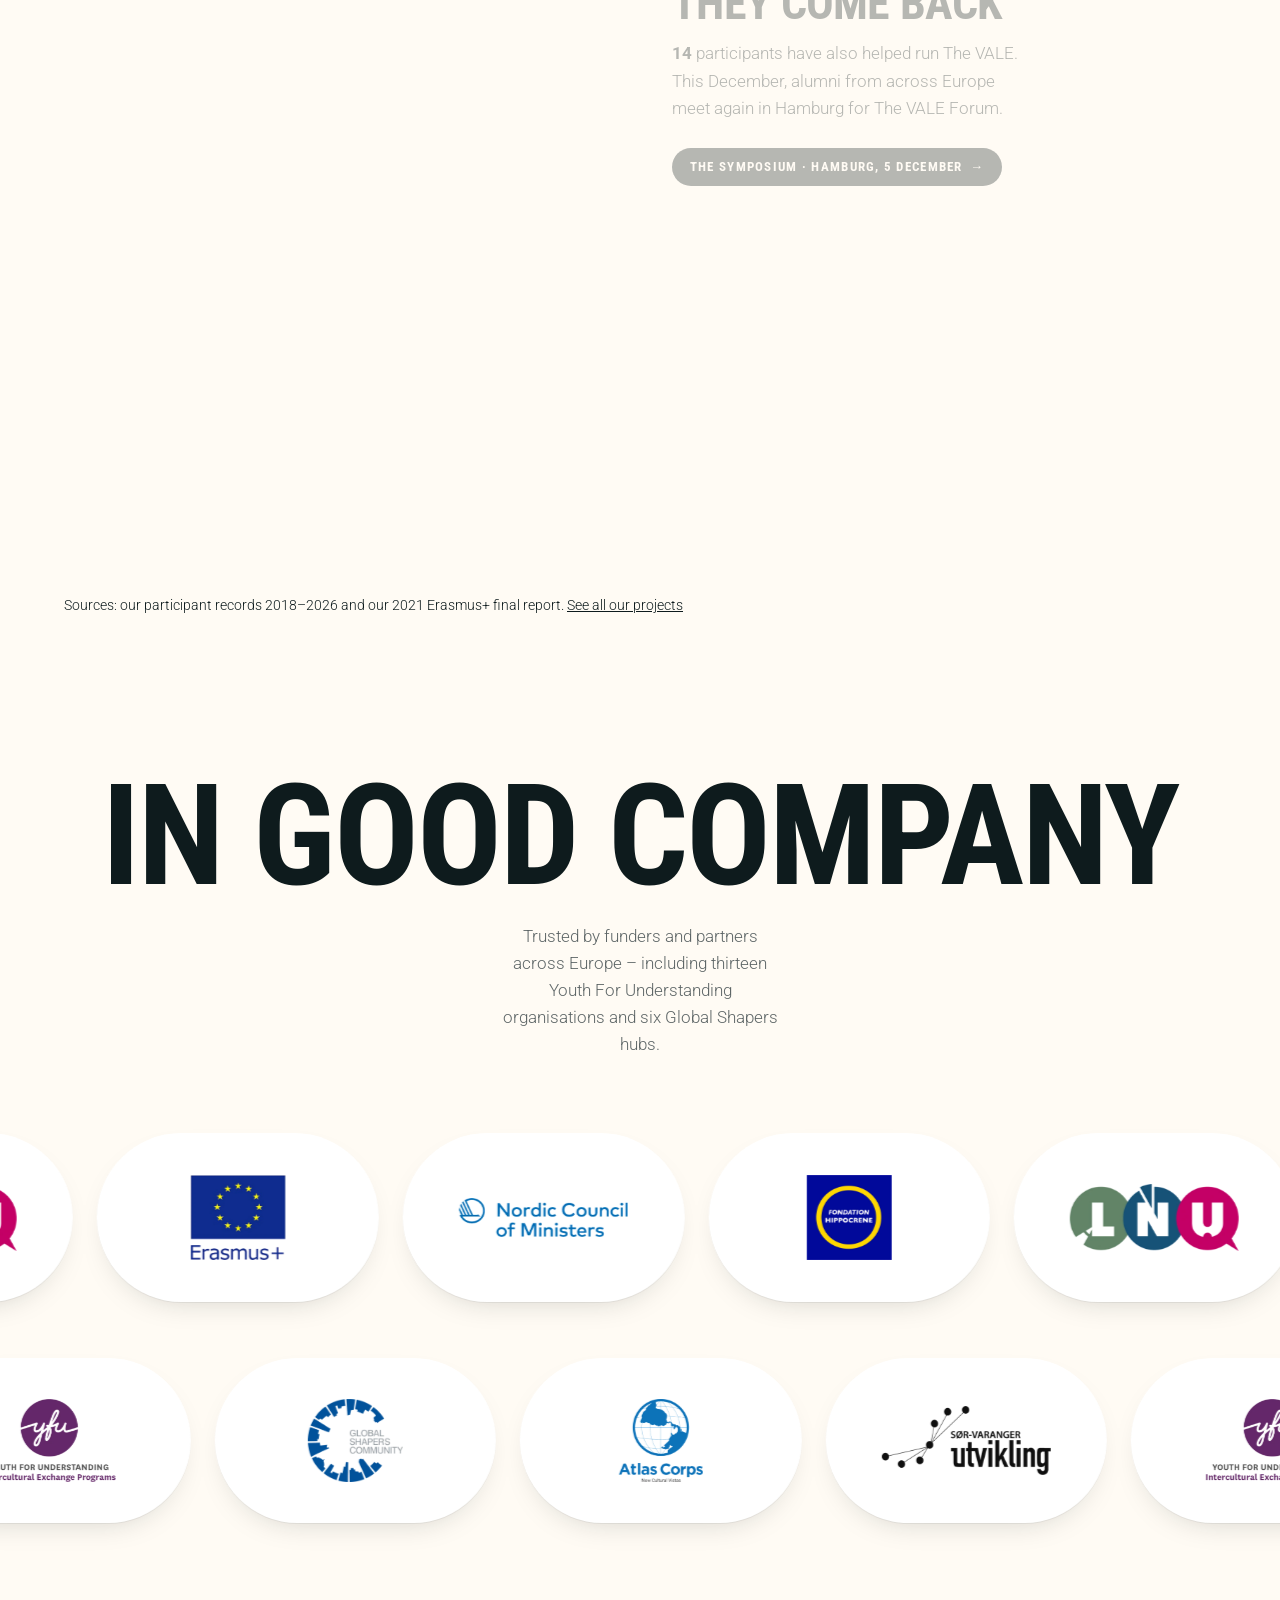
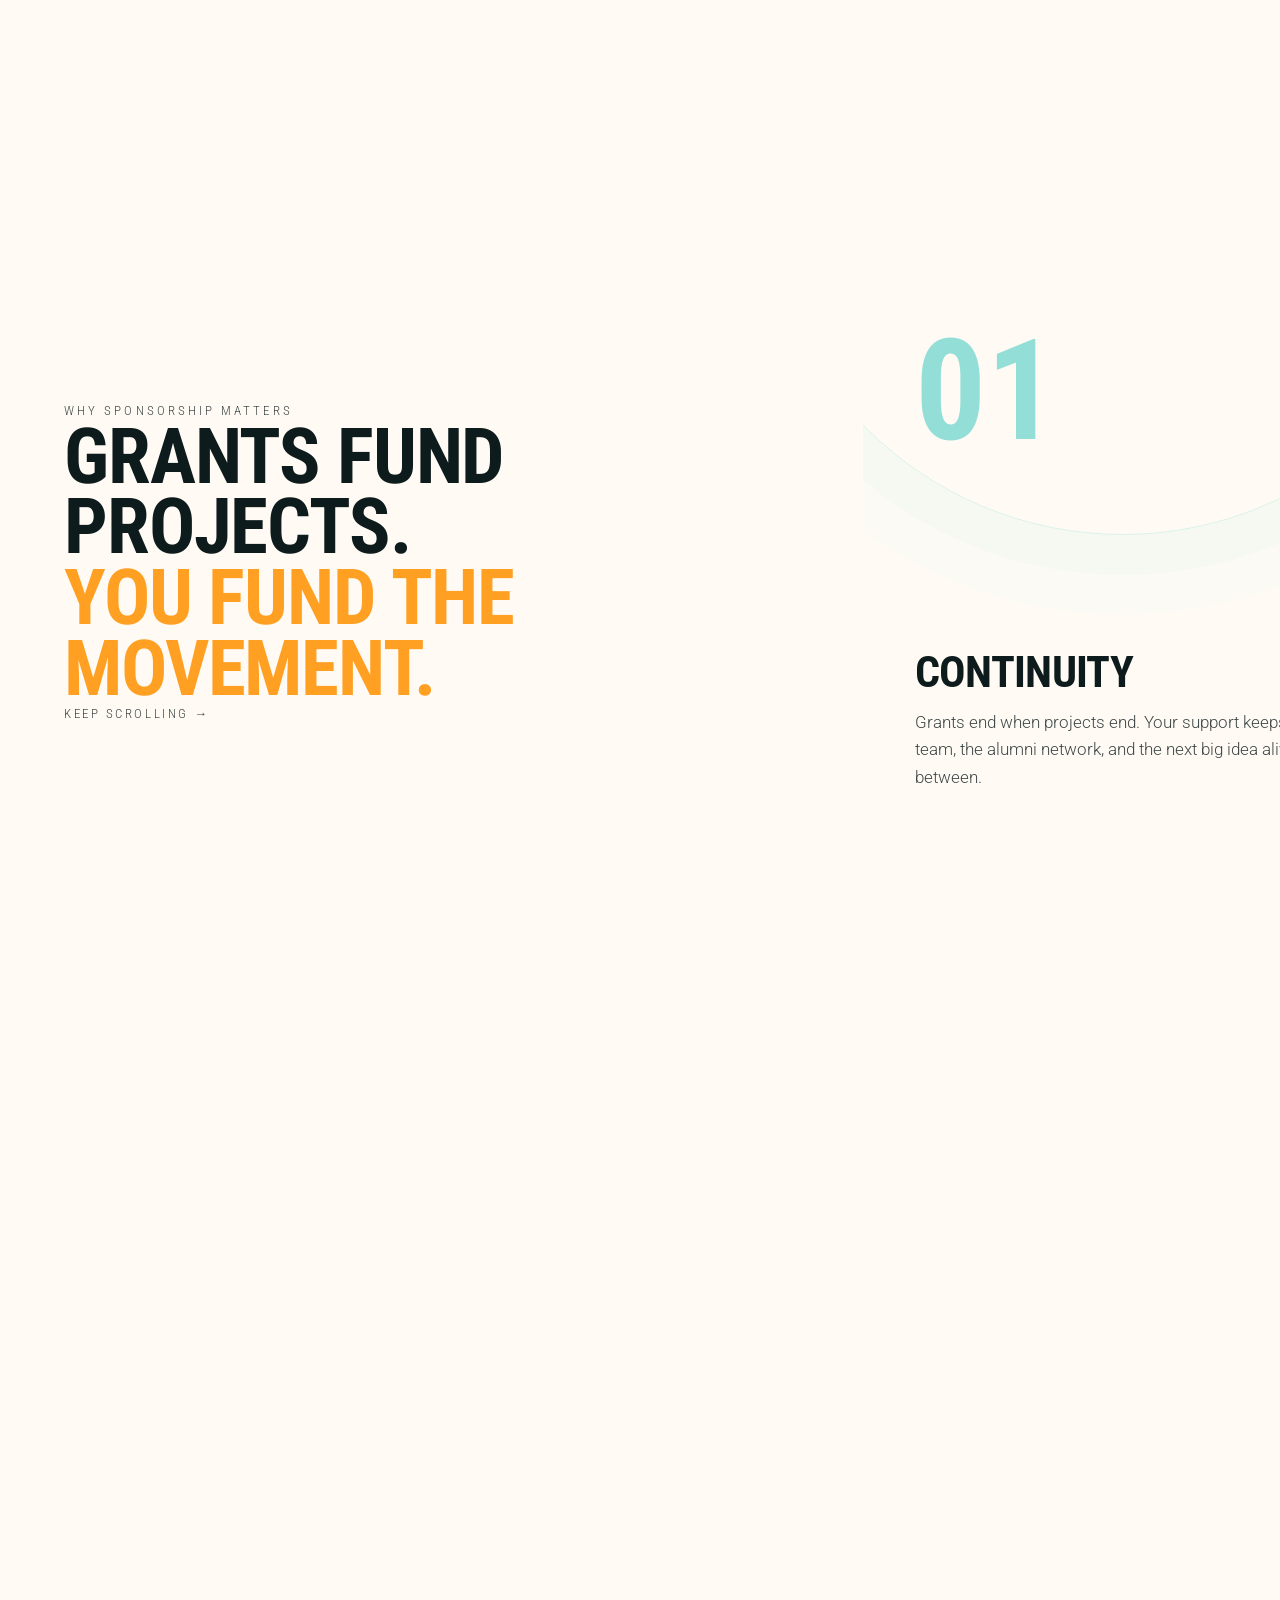
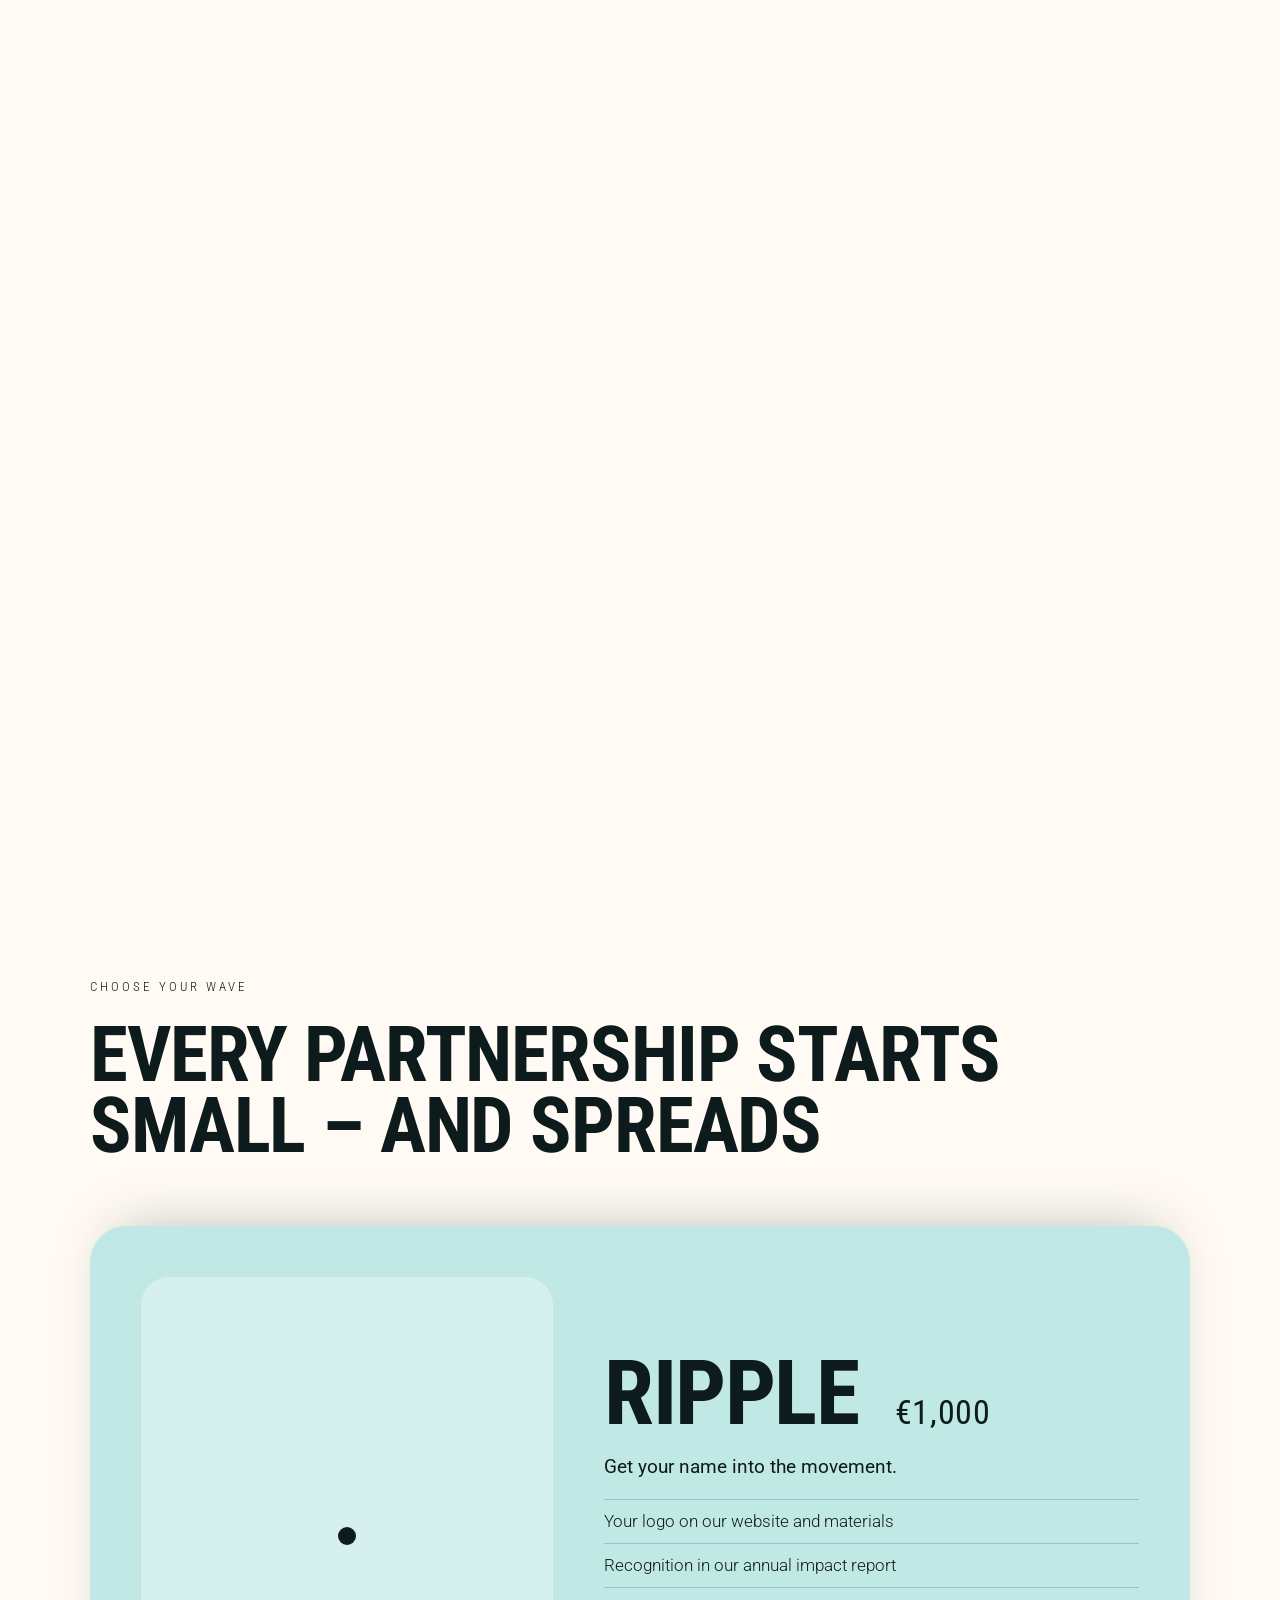
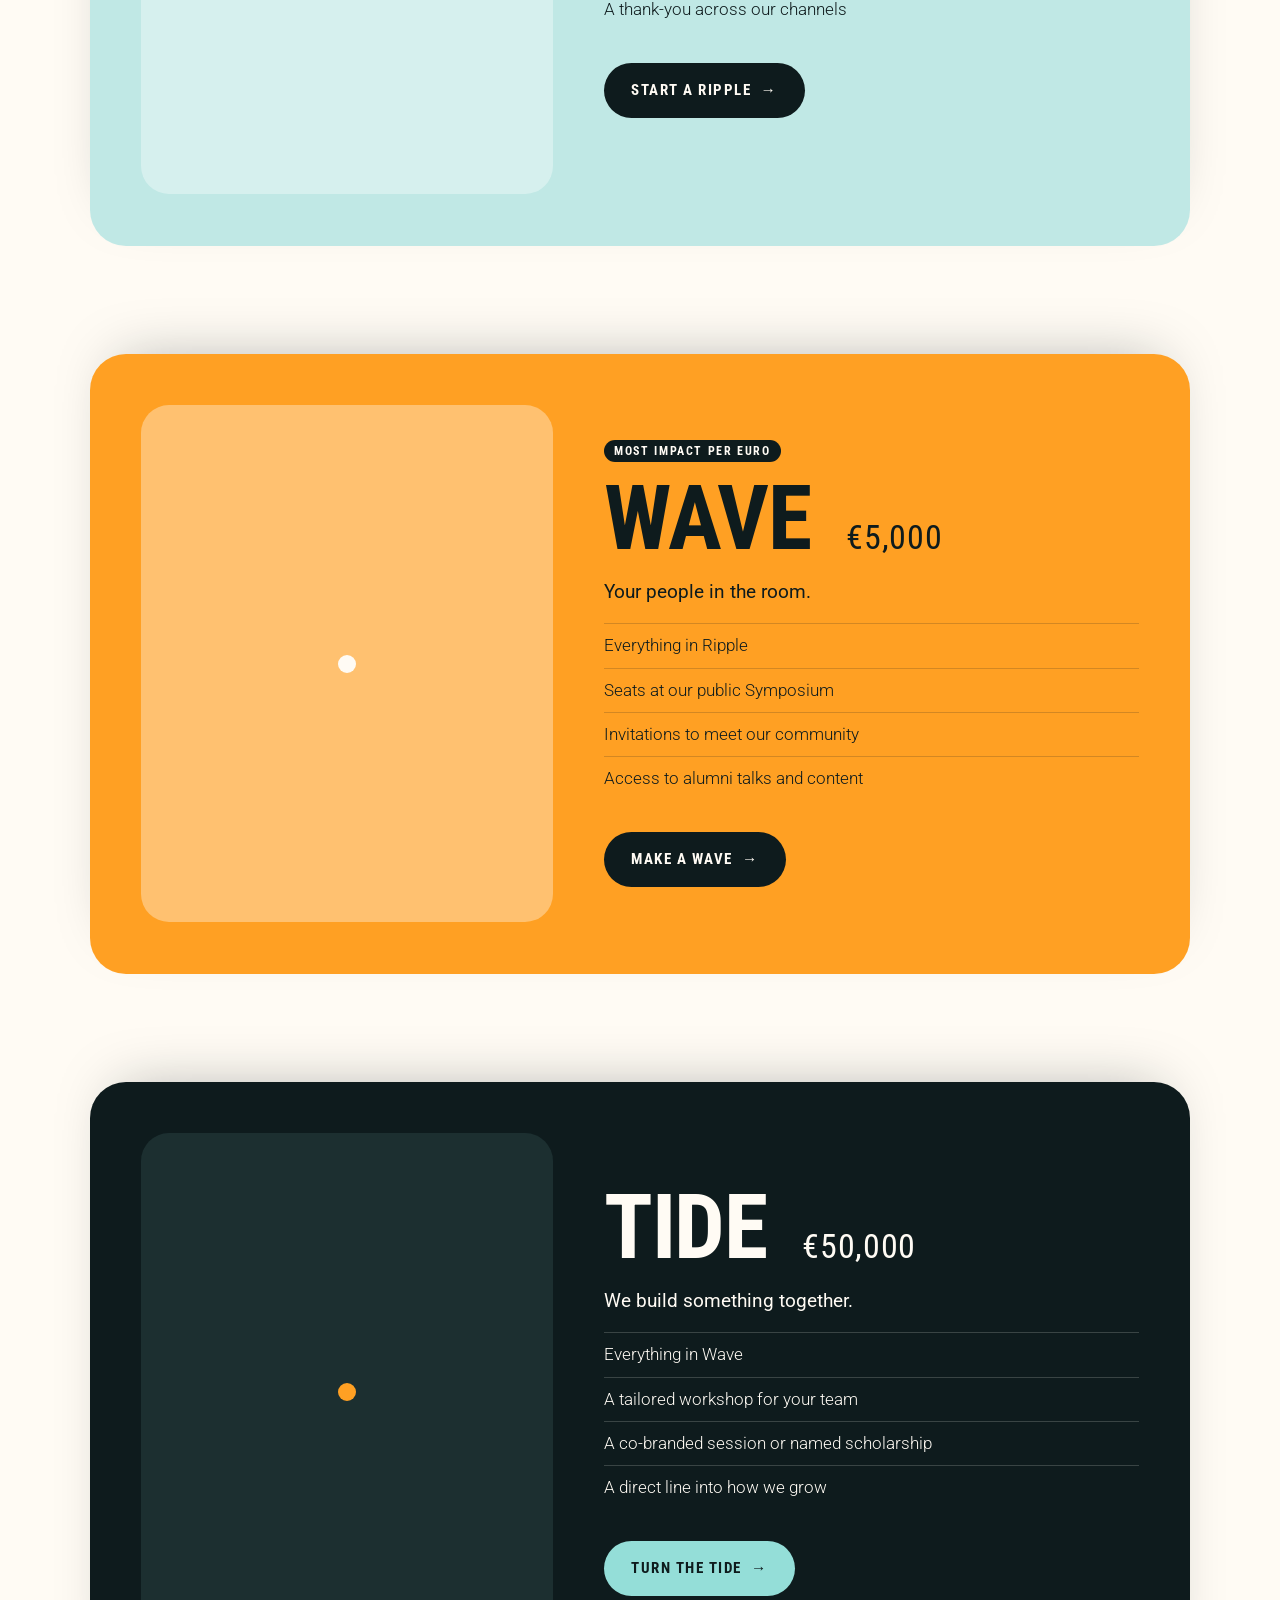
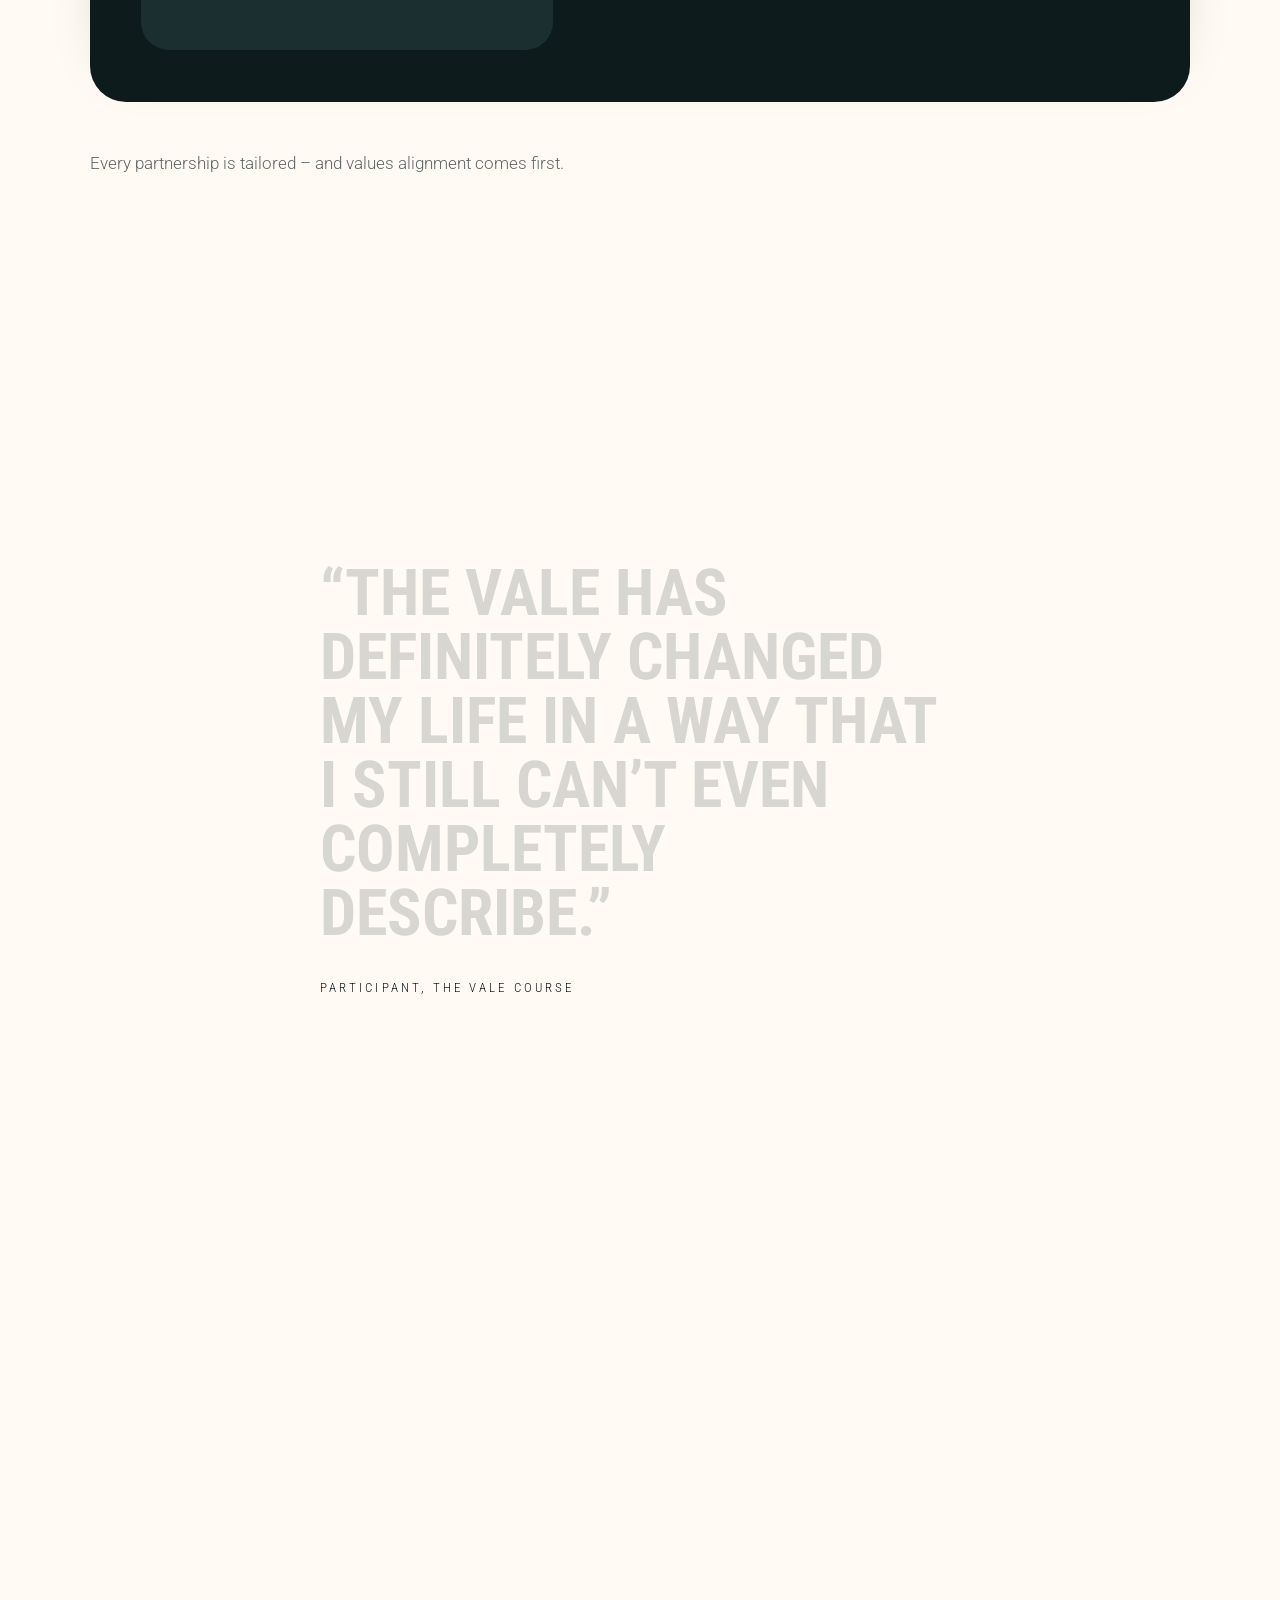
<file: 2/index.html>
<!doctype html>
<html lang="en-GB">
<head>
  <meta charset="utf-8">
  <meta name="viewport" content="width=device-width, initial-scale=1">
  <title>Partner with The VALE</title>
  <meta name="robots" content="noindex">
  <meta name="description" content="Back the value-driven leaders who will shape the next decade. Become a sponsor of The VALE.">
  <link rel="icon" href="/assets/vale-mark.png">
  <link rel="preload" href="/assets/fonts/roboto-condensed-latin.woff2" as="font" type="font/woff2" crossorigin>
  <link rel="stylesheet" href="/assets/fonts.css">
  <link rel="stylesheet" href="/2/style.css">
</head>
<body data-theme="paper">

  <div class="progress" aria-hidden="true"><span></span></div>

  <header class="nav">
    <a class="brand" href="https://www.thevale.eu" aria-label="The VALE home">
      <img src="/assets/vale-mark.png" alt="" width="34" height="36">
      <span>The VALE</span>
    </a>
    <a class="pill" href="#talk">Let’s talk</a>
  </header>

  <main>

    <!-- ============ HERO: the mark floods into water as you scroll ============ -->
    <section class="hero" data-scrub data-theme="paper">
      <div class="hero__stage">
        <div class="hero__copy">
          <p class="eyebrow"><span class="line"><span>Partner with The VALE</span></span></p>
          <h1>
            <span class="line"><span>Back the leaders</span></span>
            <span class="line"><span>who’ll shape the</span></span>
            <span class="line"><span class="accent">next decade</span></span>
          </h1>
        </div>

        <svg class="hero__mark" viewBox="0 0 280 300" aria-hidden="true">
          <g fill="none" stroke="currentColor" stroke-width="3" stroke-linejoin="round" stroke-linecap="round">
            <circle class="draw" pathLength="1" cx="140" cy="160" r="132"/>
            <circle class="draw sun" pathLength="1" cx="186" cy="34" r="22"/>
            <line class="draw" pathLength="1" x1="8" y1="160" x2="272" y2="160"/>
            <polyline class="draw" pathLength="1" points="12,156 64,62 96,118 124,78 152,140 180,70 212,128 238,96 268,152"/>
            <polyline class="draw" pathLength="1" points="30,238 72,176 104,210 124,164 178,236 206,196 252,222"/>
          </g>
        </svg>

        <div class="hero__flood">
          <p>We train young, value-driven leaders from Europe’s civil society.</p>
        </div>

        <p class="hero__hint" aria-hidden="true">Scroll</p>
      </div>
    </section>

    <!-- ============ STATEMENT: words light up with the scroll ============ -->
    <section class="statement" data-scrub data-theme="teal">
      <div class="statement__stage">
        <p class="words">Grants fund our projects. Sponsors fund what grants can’t. Your support keeps the movement moving between one project and the next.</p>
      </div>
    </section>

    <!-- ============ NUMBERS ============ -->
    <section class="numbers" aria-label="Our impact in numbers" data-theme="paper">
      <div class="stat reveal">
        <span class="stat__rings" aria-hidden="true"><i></i><i></i><i></i></span>
        <span class="stat__n" data-count="131">131</span>
        <span class="stat__l">young leaders through our residential courses since 2018</span>
      </div>
      <div class="stat reveal">
        <span class="stat__rings" aria-hidden="true"><i></i><i></i><i></i></span>
        <span class="stat__n" data-count="24">24</span>
        <span class="stat__l">countries our participants call home</span>
      </div>
      <div class="stat reveal">
        <span class="stat__rings" aria-hidden="true"><i></i><i></i><i></i></span>
        <span class="stat__n" data-count="1500" data-suffix="+">1,500+</span>
        <span class="stat__l">people reached through our educational work</span>
      </div>
      <div class="stat reveal">
        <span class="stat__rings" aria-hidden="true"><i></i><i></i><i></i></span>
        <span class="stat__n" data-count="4.5" data-decimals="1">4.5</span>
        <span class="stat__l">out of 5 for our latest Nordic funding bid, against a 2.3 average</span>
      </div>
    </section>

    <!-- ============ IMPACT: the big figure changes as each step passes ============ -->
    <!-- Figures as on the live page: participant records 2018–2026 and the 2021 Erasmus+ final report -->
    <section class="impact" id="impact" data-theme="teal">
      <div class="impact__head">
        <p class="eyebrow reveal">The impact of our programmes</p>
        <h2 class="reveal">Where the ripples go</h2>
        <p class="impact__lede reveal">Our courses last for weeks. What they set in motion keeps moving for years – across borders, back home, and back to us.</p>
      </div>

      <div class="impact__story" data-stage="1">
        <div class="impact__sticky" aria-hidden="true">
          <div class="impact__rings"><i></i><i></i><i></i><i></i></div>
          <span class="impact__big" data-for="1">43</span>
          <span class="impact__big" data-for="2">95%</span>
          <span class="impact__big" data-for="3">90%+</span>
          <span class="impact__big" data-for="4">14</span>
        </div>
        <ol class="impact__steps" role="list">
          <li data-step="1">
            <span class="step__num">01</span>
            <h3>They find us</h3>
            <p><strong class="step__fig">43</strong> countries have sent us applicants, from Ireland to Mongolia. Most arrive by word of mouth: almost half of our participants first heard of us from an alum or trainer.</p>
          </li>
          <li data-step="2">
            <span class="step__num">02</span>
            <h3>They teach it forward</h3>
            <p><strong class="step__fig">95%</strong> of our 2021 cohort went on to teach others what they learned. Their 21 workshops back home reached 369 people in a single year.</p>
          </li>
          <li data-step="3">
            <span class="step__num">03</span>
            <h3>They step up</h3>
            <p><strong class="step__fig">90%+</strong> felt more likely to take on a leadership role. A year on, half of their organisations had already seen their work or motivation grow – and none saw a decline.</p>
          </li>
          <li data-step="4">
            <span class="step__num">04</span>
            <h3>They come back</h3>
            <p><strong class="step__fig">14</strong> participants have also helped run The VALE. This December, alumni from across Europe meet again in Hamburg for The VALE Forum.</p>
            <a class="pill" href="https://symposium.thevale.eu">The Symposium · Hamburg, 5 December</a>
          </li>
        </ol>
      </div>
      <p class="impact__source">Sources: our participant records 2018–2026 and our 2021 Erasmus+ final report. <a href="https://www.thevale.eu/projects">See all our projects</a></p>
    </section>

    <!-- ============ LOGOS: two rows drifting in opposite directions ============ -->
    <section class="company" id="company" data-theme="paper">
      <h2 class="company__title reveal">In good company</h2>
      <p class="company__sub reveal">Trusted by funders and partners across Europe – including thirteen Youth For Understanding organisations and six Global Shapers hubs.</p>
      <div class="marquee" data-dir="1">
        <ul class="marquee__track" role="list">
          <li><img src="/assets/logos/erasmus-plus.webp" alt="Erasmus+ (funder)" loading="lazy"></li>
          <li><img src="/assets/logos/nordic-council-of-ministers.webp" alt="Nordic Council of Ministers (funder)" loading="lazy"></li>
          <li><img src="/assets/logos/fondation-hippocrene.webp" alt="Fondation Hippocrène (funder)" loading="lazy"></li>
          <li><img src="/assets/logos/lnu.webp" alt="LNU – Norwegian Children and Youth Council (funder)" loading="lazy"></li>
        </ul>
      </div>
      <div class="marquee" data-dir="-1">
        <ul class="marquee__track" role="list">
          <li><img src="/assets/logos/yfu.webp" alt="Youth For Understanding (partner)" loading="lazy"></li>
          <li><img src="/assets/logos/global-shapers.webp" alt="Global Shapers Community (partner)" loading="lazy"></li>
          <li><img src="/assets/logos/atlas-corps.webp" alt="Atlas Corps (partner)" loading="lazy"></li>
          <li><img src="/assets/logos/sor-varanger-utvikling.webp" alt="Sør-Varanger Utvikling (partner)" loading="lazy"></li>
        </ul>
      </div>
    </section>

    <!-- ============ WHY: pinned, scrolls sideways ============ -->
    <section class="why" data-scrub data-theme="ink">
      <div class="why__stage">
        <div class="why__track">
          <div class="why__panel why__panel--head">
            <p class="eyebrow">Why sponsorship matters</p>
            <h2>Grants fund projects.<br><span class="accent">You fund the movement.</span></h2>
            <p class="why__hint" aria-hidden="true">Keep scrolling →</p>
          </div>
          <article class="why__panel">
            <span class="why__num">01</span>
            <h3>Continuity</h3>
            <p>Grants end when projects end. Your support keeps the team, the alumni network, and the next big idea alive in between.</p>
          </article>
          <article class="why__panel">
            <span class="why__num">02</span>
            <h3>Access</h3>
            <p>It covers the fees and travel that grants don’t, so money is never the reason a great young leader stays at home.</p>
          </article>
          <article class="why__panel">
            <span class="why__num">03</span>
            <h3>Courage</h3>
            <p>It lets us pilot what doesn’t fit a funding call yet, and turn the best experiments into the programmes of tomorrow.</p>
          </article>
        </div>
      </div>
    </section>

    <!-- ============ TIERS: cards stack as you scroll ============ -->
    <!-- TODO(team): confirm tier amounts and benefits before publishing -->
    <section class="tiers" id="tiers" data-theme="paper">
      <div class="tiers__head">
        <p class="eyebrow reveal">Choose your wave</p>
        <h2 class="reveal">Every partnership starts small – and spreads</h2>
      </div>

      <div class="stack">
        <article class="tier tier--ripple">
          <div class="tier__art" aria-hidden="true"><i></i></div>
          <div class="tier__body">
            <h3>Ripple <span class="tier__price">€1,000</span></h3>
            <p class="tier__pitch">Get your name into the movement.</p>
            <ul role="list">
              <li>Your logo on our website and materials</li>
              <li>Recognition in our annual impact report</li>
              <li>A thank-you across our channels</li>
            </ul>
            <a class="pill pill--big" href="mailto:erik@thevale.eu?subject=Ripple%20sponsorship%20%E2%80%93%20The%20VALE">Start a ripple</a>
          </div>
        </article>

        <article class="tier tier--wave">
          <div class="tier__art" aria-hidden="true"><i></i><i></i></div>
          <div class="tier__body">
            <p class="tier__badge">Most impact per euro</p>
            <h3>Wave <span class="tier__price">€5,000</span></h3>
            <p class="tier__pitch">Your people in the room.</p>
            <ul role="list">
              <li>Everything in Ripple</li>
              <li>Seats at our public Symposium</li>
              <li>Invitations to meet our community</li>
              <li>Access to alumni talks and content</li>
            </ul>
            <a class="pill pill--big" href="mailto:erik@thevale.eu?subject=Wave%20sponsorship%20%E2%80%93%20The%20VALE">Make a wave</a>
          </div>
        </article>

        <article class="tier tier--tide">
          <div class="tier__art" aria-hidden="true"><i></i><i></i><i></i></div>
          <div class="tier__body">
            <h3>Tide <span class="tier__price">€50,000</span></h3>
            <p class="tier__pitch">We build something together.</p>
            <ul role="list">
              <li>Everything in Wave</li>
              <li>A tailored workshop for your team</li>
              <li>A co-branded session or named scholarship</li>
              <li>A direct line into how we grow</li>
            </ul>
            <a class="pill pill--big" href="mailto:erik@thevale.eu?subject=Tide%20partnership%20%E2%80%93%20The%20VALE">Turn the tide</a>
          </div>
        </article>
      </div>
      <p class="tiers__note reveal">Every partnership is tailored – and values alignment comes first.</p>
    </section>

    <!-- ============ QUOTES ============ -->
    <!-- Anonymous participant evaluations: the first fills in with the scroll, the others follow -->
    <section class="quote" data-scrub data-theme="orange">
      <div class="quote__stage">
        <figure>
          <blockquote><p class="words">“The VALE has definitely changed my life in a way that I still can’t even completely describe.”</p></blockquote>
          <figcaption>Participant, The VALE Course</figcaption>
        </figure>
      </div>
    </section>
    <section class="quotes-more" data-theme="orange">
      <figure class="reveal">
        <blockquote><p>“It’s almost as if the week showed me some sort of direction.”</p></blockquote>
        <figcaption>Participant, The VALE Course 2026</figcaption>
      </figure>
      <figure class="reveal">
        <blockquote><p>“Tough conversations are not as hard as they might seem before having them.”</p></blockquote>
        <figcaption>Participant, The VALE Course 2025</figcaption>
      </figure>
      <figure class="reveal">
        <blockquote><p>“It was not just a course, but a process.”</p></blockquote>
        <figcaption>Participant, The VALE Course 2018</figcaption>
      </figure>
    </section>

    <!-- ============ CTA ============ -->
    <section class="talk" id="talk" data-theme="teal">
      <canvas class="talk__water" aria-hidden="true"></canvas>
      <div class="talk__inner">
        <h2 class="reveal">Let’s make<br>waves</h2>
        <p class="reveal">The first step is a 20-minute call. No pitch deck, no pressure – just a conversation about what we could build together.</p>
        <a class="pill pill--big pill--dark reveal" href="mailto:erik@thevale.eu?subject=Partnering%20with%20The%20VALE">Book a call with Erik</a>
        <p class="talk__who reveal">Erik Sundberg · Chair &amp; Co-Founder · <a href="mailto:erik@thevale.eu">erik@thevale.eu</a></p>
      </div>
    </section>

    <!-- ============ SOCIAL ============ -->
    <section class="social" id="follow" data-theme="paper">
      <p class="eyebrow reveal">Follow the journey</p>
      <h2 class="reveal"><a href="https://www.instagram.com/thevalecourse/">@thevalecourse</a></h2>
      <div class="social__links reveal">
        <a class="pill pill--big" href="https://www.instagram.com/thevalecourse/">Instagram</a>
        <a class="pill pill--big pill--ghost" href="https://www.linkedin.com/company/69831953">LinkedIn</a>
      </div>
    </section>

  </main>

  <footer class="footer" data-theme="ink">
    <div class="footer__brand">
      <img src="/assets/vale-mark.png" alt="" width="28" height="29">
      <span>The Value-driven Advanced Leadership (The VALE) Association</span>
    </div>
    <p>Non-profit registered in Sweden · Org. no. 802542-5888</p>
    <nav aria-label="Elsewhere">
      <a href="https://www.thevale.eu">thevale.eu</a>
      <a href="https://www.linkedin.com/company/69831953">LinkedIn</a>
      <a href="https://www.instagram.com/thevalecourse/">Instagram</a>
      <a href="https://thevale.eu/contact/privacypolicy/">Privacy</a>
    </nav>
  </footer>

  <aside class="drafts" aria-label="Design drafts">
    <a href="/">Original</a><a href="/1">1</a><a href="/2" aria-current="page">2</a><a href="/3">3</a><a href="/4">4</a>
  </aside>

  <script src="/2/script.js" defer></script>
</body>
</html>
</file>
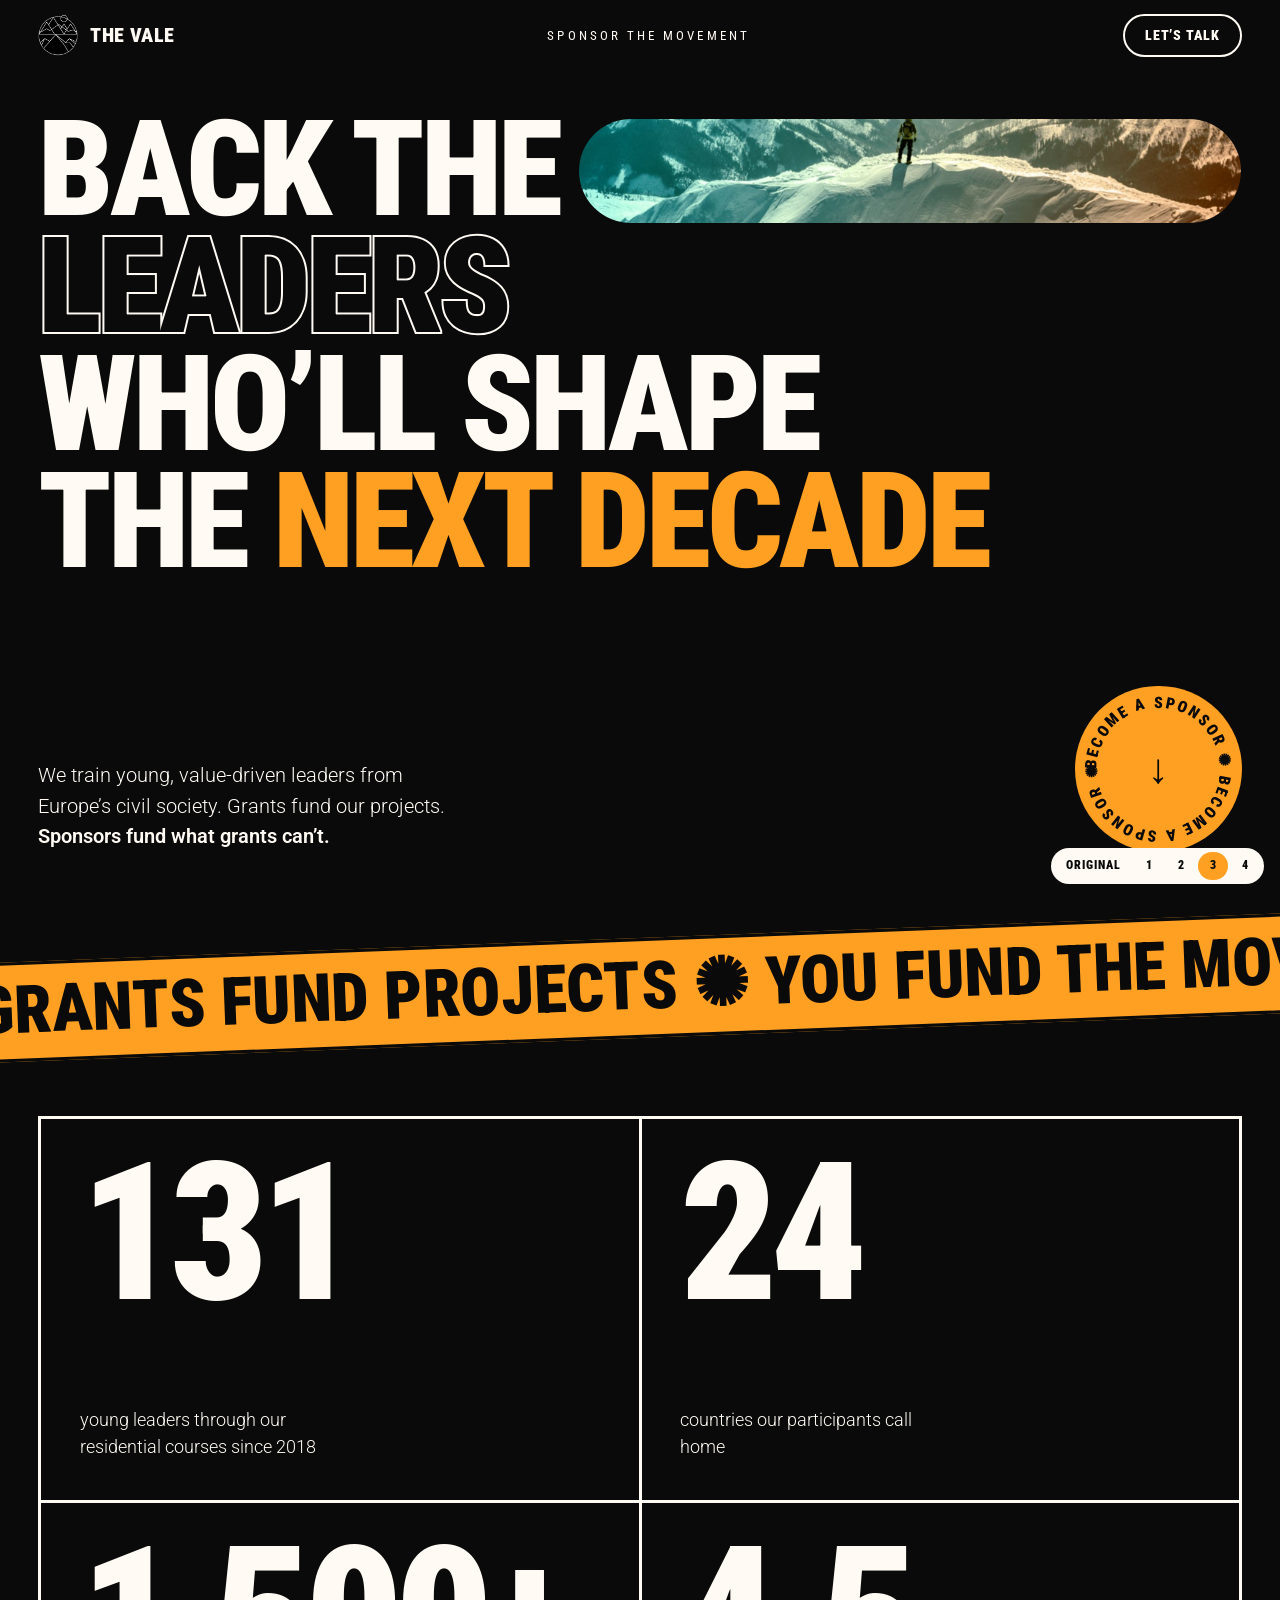
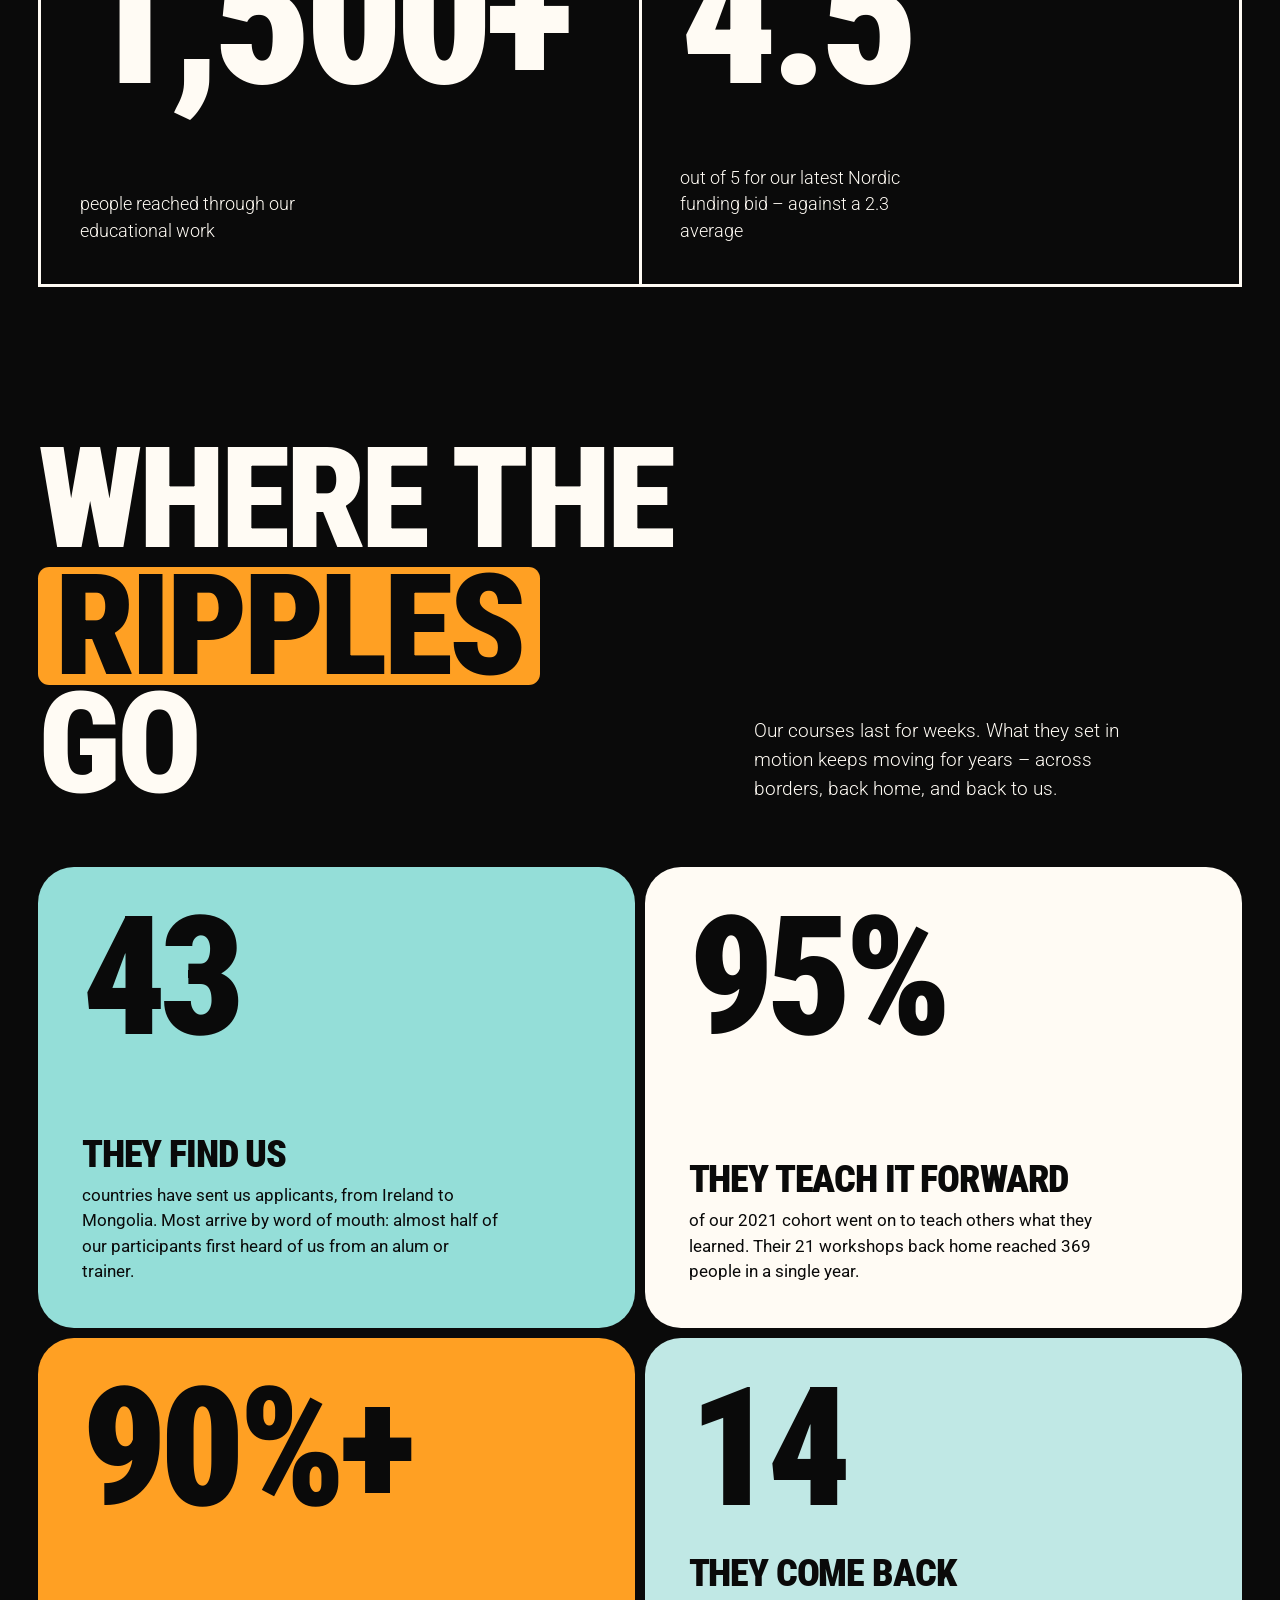
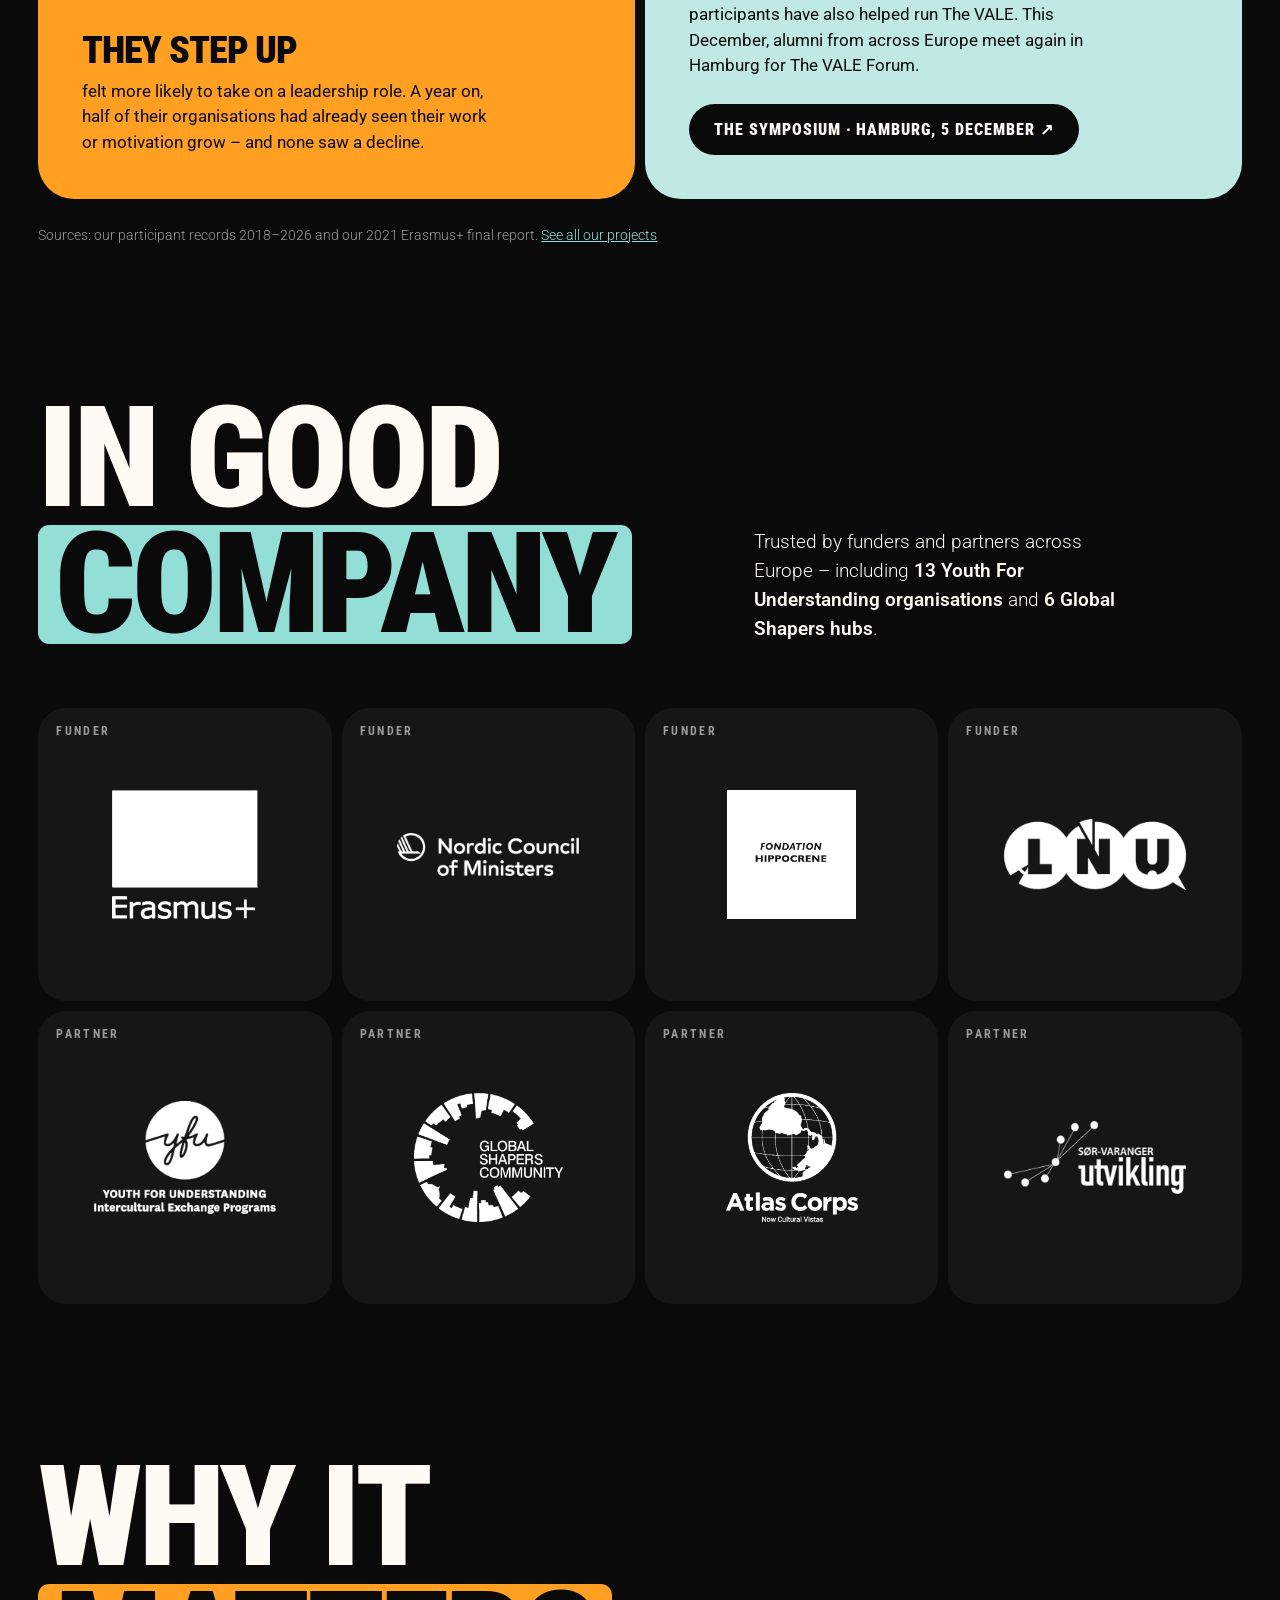
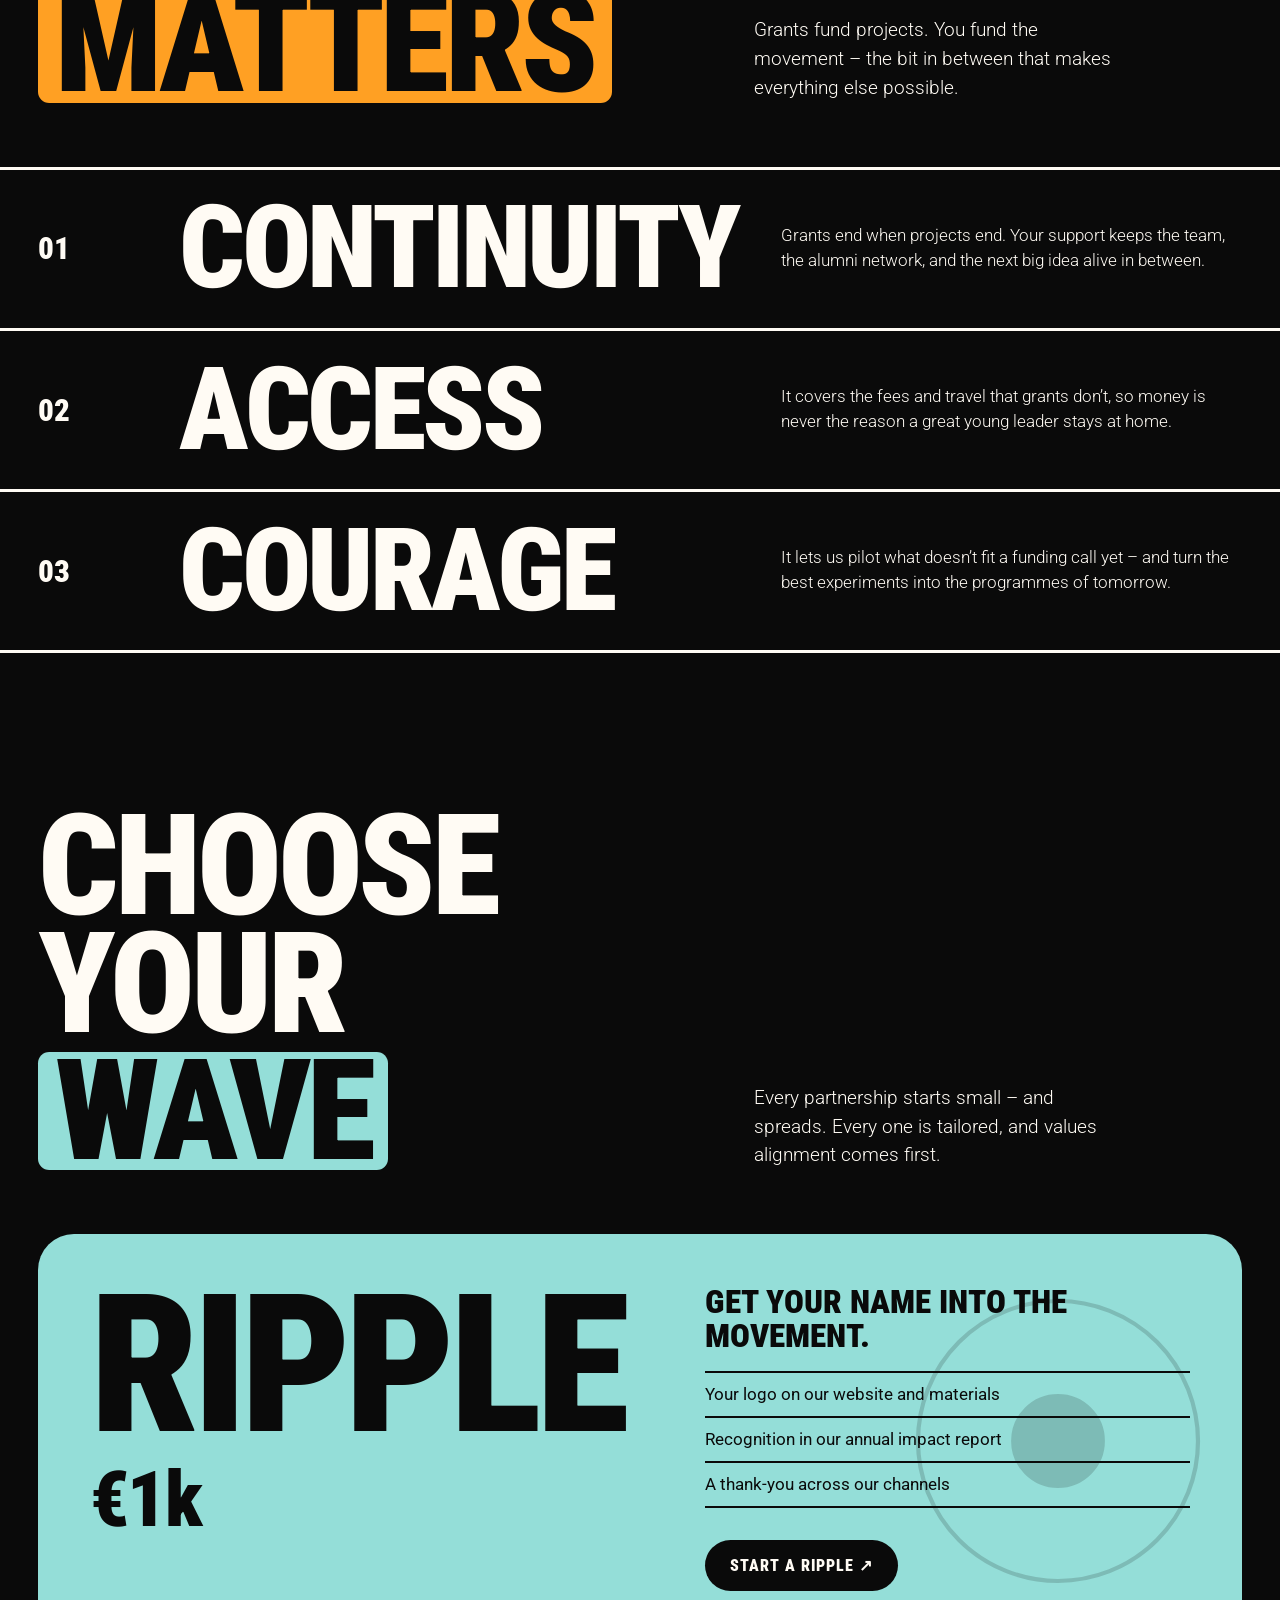
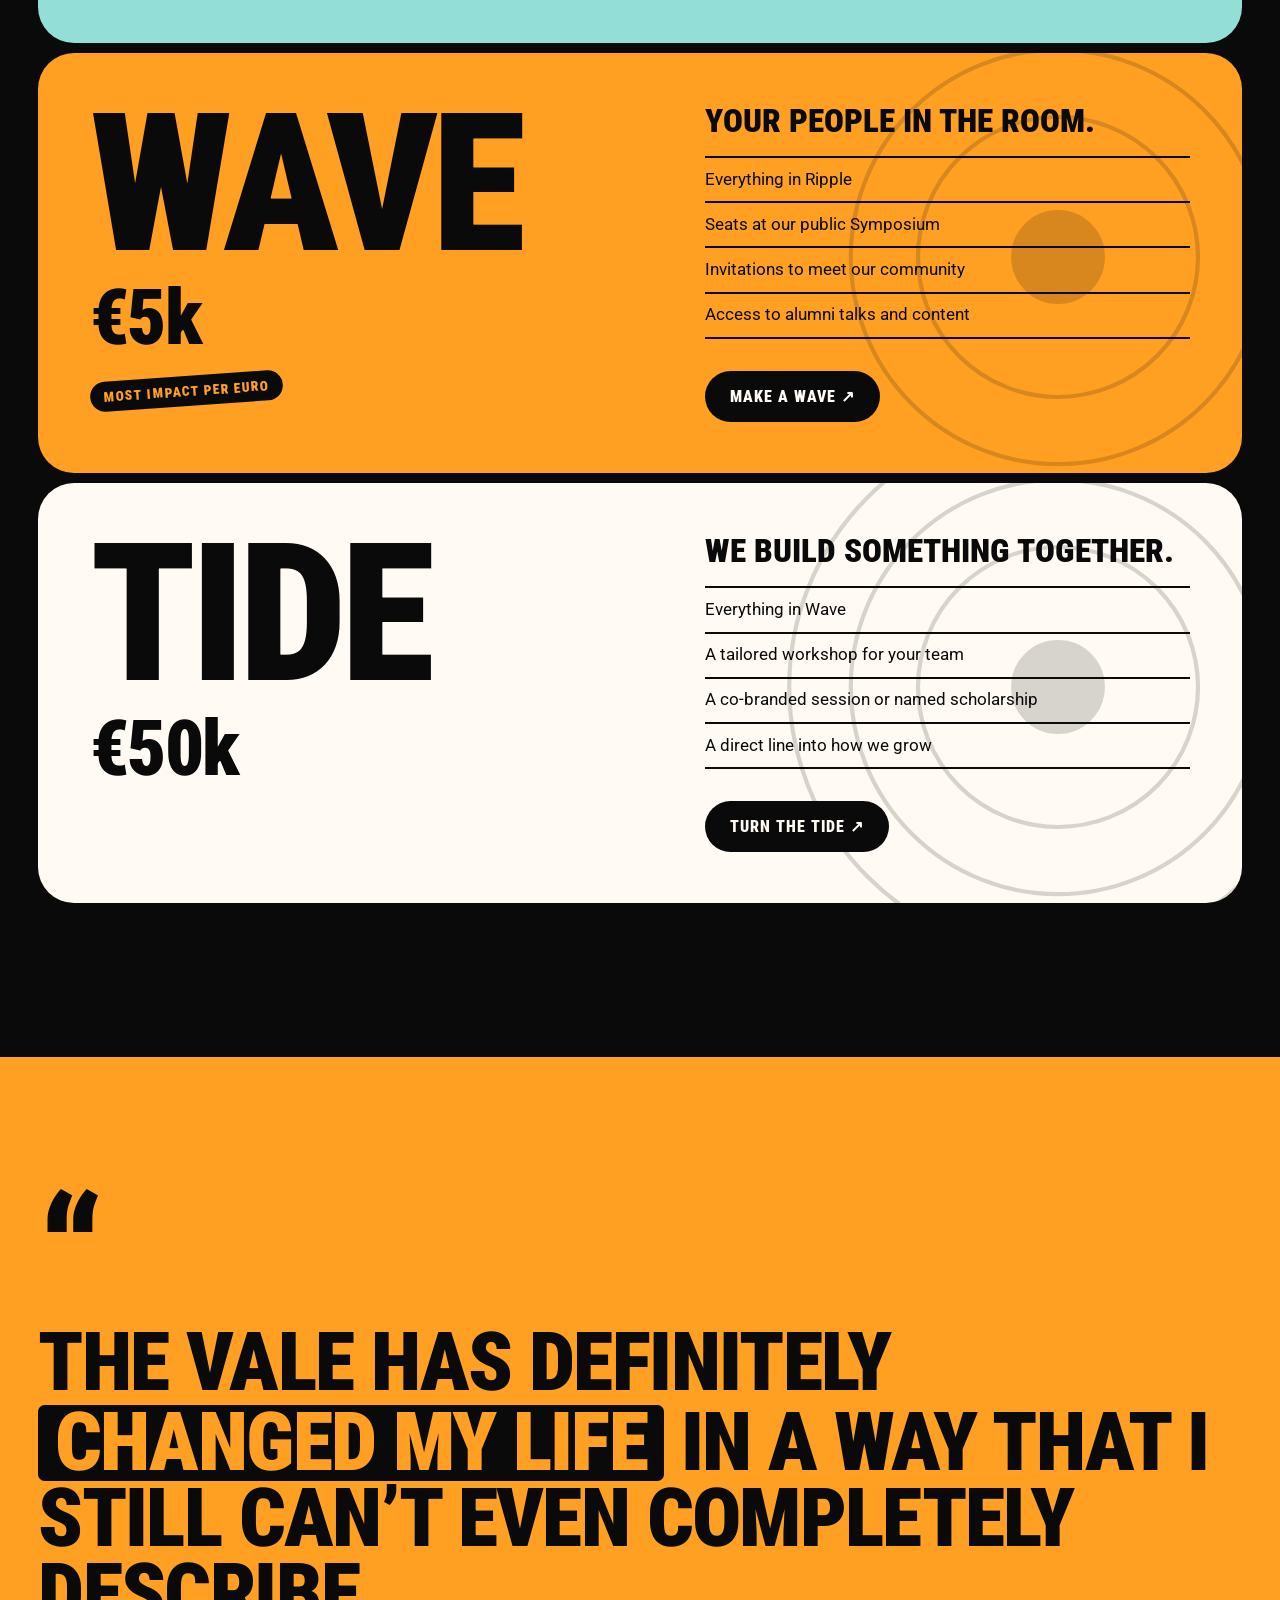
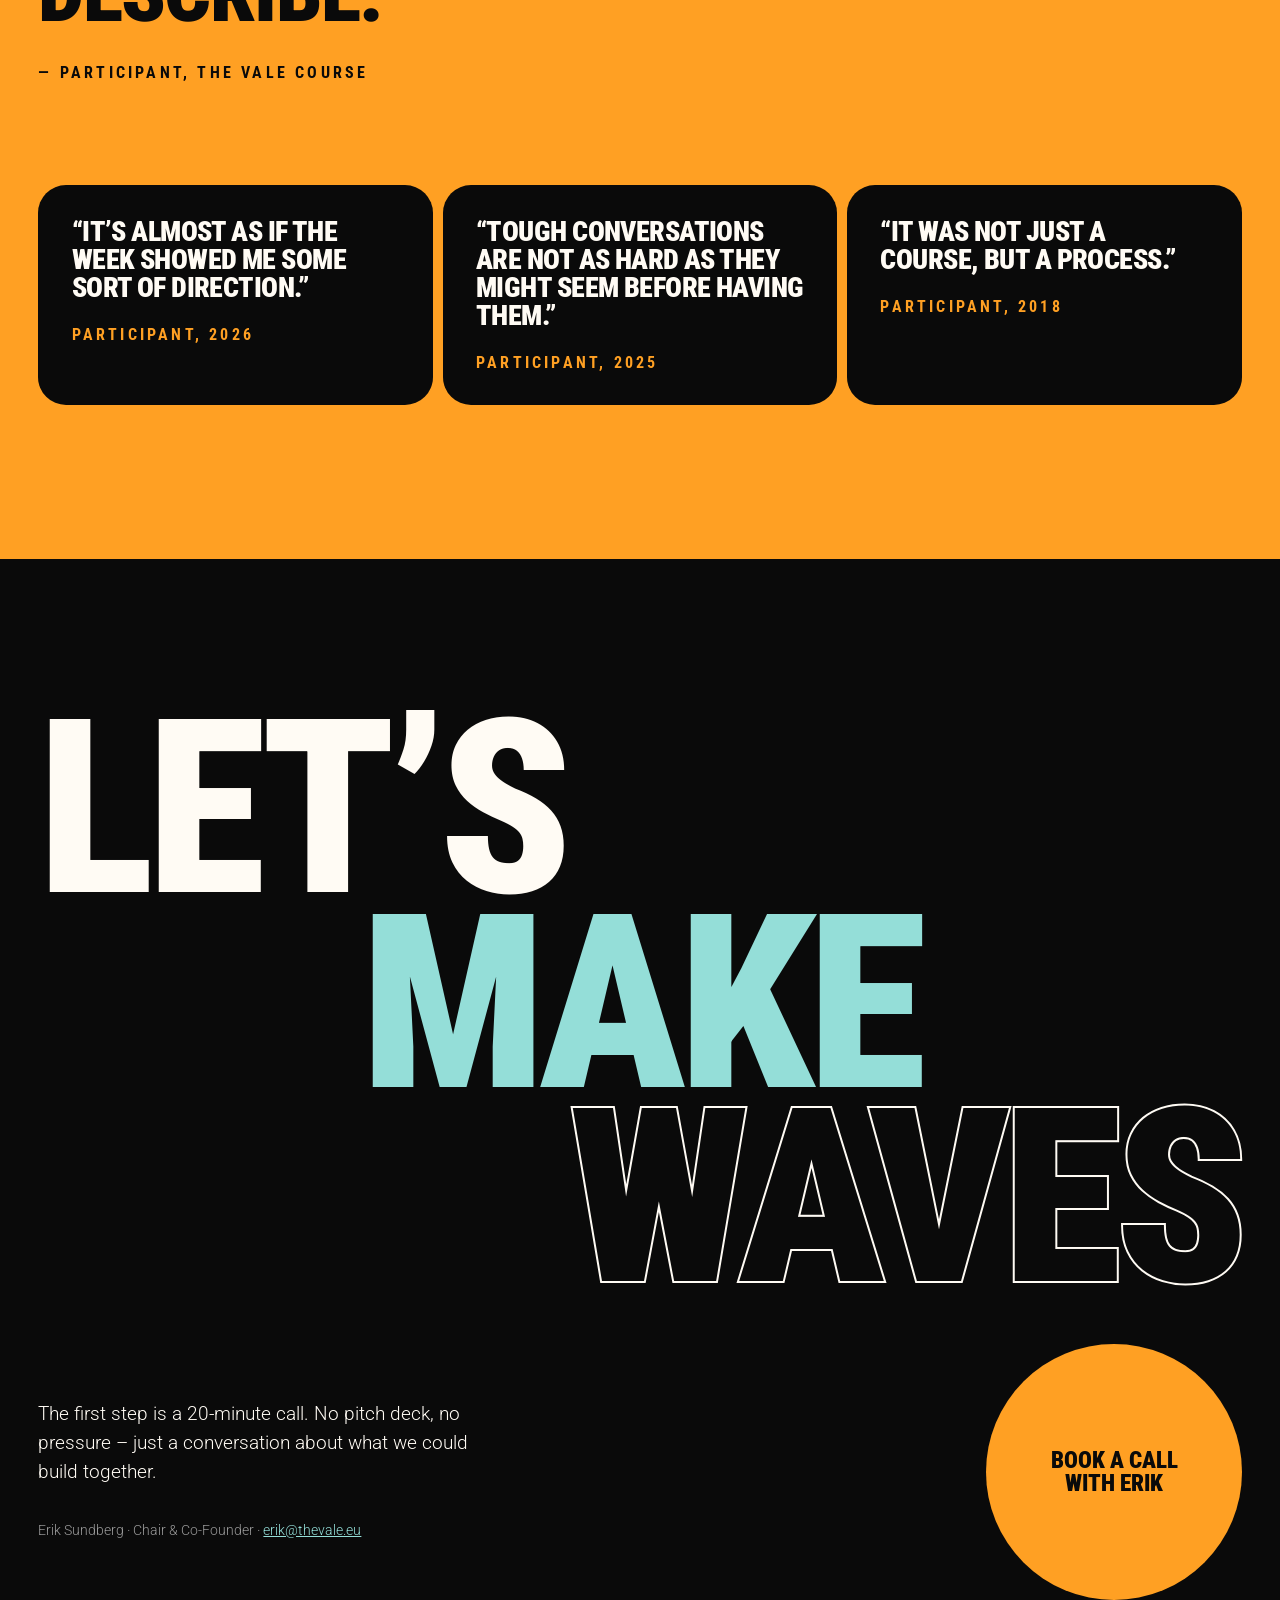
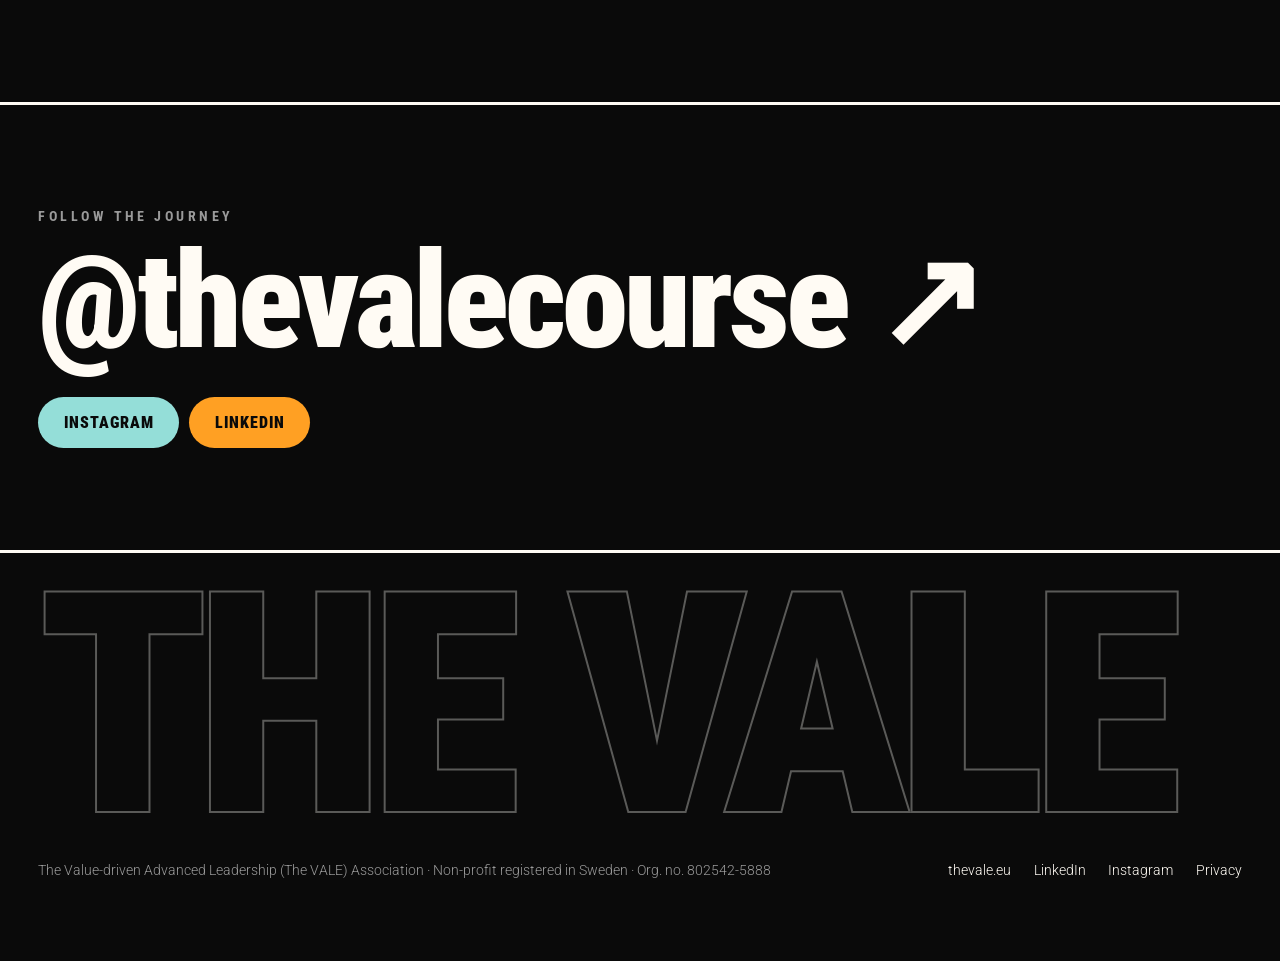
<file: 3/index.html>
<!doctype html>
<html lang="en-GB">
<head>
  <meta charset="utf-8">
  <meta name="viewport" content="width=device-width, initial-scale=1">
  <title>Partner with The VALE</title>
  <meta name="robots" content="noindex">
  <meta name="description" content="Back the value-driven leaders who will shape the next decade. Become a sponsor of The VALE.">
  <link rel="icon" href="/assets/vale-mark.png">
  <link rel="preload" href="/assets/fonts/roboto-condensed-latin.woff2" as="font" type="font/woff2" crossorigin>
  <link rel="stylesheet" href="/assets/fonts.css">
  <link rel="stylesheet" href="/3/style.css">
</head>
<body>

  <div class="cursor" aria-hidden="true"></div>

  <header class="nav">
    <a class="brand" href="https://www.thevale.eu" aria-label="The VALE home">
      <img src="/assets/vale-mark.png" alt="" width="40" height="42">
      <span>The VALE</span>
    </a>
    <span class="nav__tag">Sponsor the movement</span>
    <a class="nav__cta" href="#talk">Let’s talk</a>
  </header>

  <main>

    <!-- ============ HERO ============ -->
    <section class="hero">
      <h1 class="hero__title">
        <span class="row"><span class="up">Back the</span> <span class="hero__pic" aria-hidden="true"><img src="/assets/mountains.jpg" alt=""></span></span>
        <span class="row"><span class="up outline">leaders</span></span>
        <span class="row"><span class="up">who’ll shape</span></span>
        <span class="row"><span class="up">the <em>next decade</em></span></span>
      </h1>

      <div class="hero__foot">
        <p class="hero__lede">We train young, value-driven leaders from Europe’s civil society. Grants fund our projects. <strong>Sponsors fund what grants can’t.</strong></p>
        <a class="sticker" href="#tiers" aria-label="Become a sponsor">
          <svg viewBox="0 0 200 200" aria-hidden="true">
            <defs><path id="orbit" d="M100,100 m-74,0 a74,74 0 1,1 148,0 a74,74 0 1,1 -148,0"/></defs>
            <text><textPath href="#orbit">Become a sponsor ✺ Become a sponsor ✺ </textPath></text>
          </svg>
          <span class="sticker__arrow">↓</span>
        </a>
      </div>
    </section>

    <!-- ============ TICKER ============ -->
    <div class="ticker" aria-hidden="true">
      <div class="ticker__row"><span>Grants fund projects ✺ You fund the movement ✺ Grants fund projects ✺ You fund the movement ✺ </span><span>Grants fund projects ✺ You fund the movement ✺ Grants fund projects ✺ You fund the movement ✺ </span></div>
    </div>

    <!-- ============ NUMBERS ============ -->
    <section class="numbers" aria-label="Our impact in numbers">
      <div class="stat reveal">
        <span class="stat__n" data-count="131">131</span>
        <span class="stat__l">young leaders through our residential courses since 2018</span>
      </div>
      <div class="stat reveal">
        <span class="stat__n" data-count="24">24</span>
        <span class="stat__l">countries our participants call home</span>
      </div>
      <div class="stat reveal">
        <span class="stat__n" data-count="1500" data-suffix="+">1,500+</span>
        <span class="stat__l">people reached through our educational work</span>
      </div>
      <div class="stat reveal">
        <span class="stat__n" data-count="4.5" data-decimals="1">4.5</span>
        <span class="stat__l">out of 5 for our latest Nordic funding bid – against a 2.3 average</span>
      </div>
    </section>

    <!-- ============ IMPACT ============ -->
    <!-- Figures as on the live page: participant records 2018–2026 and the 2021 Erasmus+ final report -->
    <section class="impact" id="impact">
      <div class="head">
        <h2 class="reveal">Where the<br><span class="hl hl--orange">ripples</span> go</h2>
        <p class="reveal">Our courses last for weeks. What they set in motion keeps moving for years – across borders, back home, and back to us.</p>
      </div>
      <ol class="impact__grid" role="list">
        <li class="reveal">
          <p class="impact__fig">43</p>
          <h3>They find us</h3>
          <p>countries have sent us applicants, from Ireland to Mongolia. Most arrive by word of mouth: almost half of our participants first heard of us from an alum or trainer.</p>
        </li>
        <li class="reveal">
          <p class="impact__fig">95%</p>
          <h3>They teach it forward</h3>
          <p>of our 2021 cohort went on to teach others what they learned. Their 21 workshops back home reached 369 people in a single year.</p>
        </li>
        <li class="reveal">
          <p class="impact__fig">90%+</p>
          <h3>They step up</h3>
          <p>felt more likely to take on a leadership role. A year on, half of their organisations had already seen their work or motivation grow – and none saw a decline.</p>
        </li>
        <li class="reveal">
          <p class="impact__fig">14</p>
          <h3>They come back</h3>
          <p>participants have also helped run The VALE. This December, alumni from across Europe meet again in Hamburg for The VALE Forum.</p>
          <a class="btn" href="https://symposium.thevale.eu">The Symposium · Hamburg, 5 December ↗</a>
        </li>
      </ol>
      <p class="impact__source">Sources: our participant records 2018–2026 and our 2021 Erasmus+ final report. <a href="https://www.thevale.eu/projects">See all our projects</a></p>
    </section>

    <!-- ============ LOGO WALL ============ -->
    <section class="company" id="company">
      <div class="head">
        <h2 class="reveal">In good<br><span class="hl hl--teal">company</span></h2>
        <p class="reveal">Trusted by funders and partners across Europe – including <strong>13 Youth For Understanding organisations</strong> and <strong>6 Global Shapers hubs</strong>.</p>
      </div>
      <ul class="logos" role="list">
        <li class="logo"><img src="/assets/logos/erasmus-plus.webp" alt="Erasmus+" loading="lazy"><span>Funder</span></li>
        <li class="logo"><img src="/assets/logos/nordic-council-of-ministers.webp" alt="Nordic Council of Ministers" loading="lazy"><span>Funder</span></li>
        <li class="logo"><img src="/assets/logos/fondation-hippocrene.webp" alt="Fondation Hippocrène" loading="lazy"><span>Funder</span></li>
        <li class="logo"><img src="/assets/logos/lnu.webp" alt="LNU – Norwegian Children and Youth Council" loading="lazy"><span>Funder</span></li>
        <li class="logo"><img src="/assets/logos/yfu.webp" alt="Youth For Understanding" loading="lazy"><span>Partner</span></li>
        <li class="logo"><img src="/assets/logos/global-shapers.webp" alt="Global Shapers Community" loading="lazy"><span>Partner</span></li>
        <li class="logo"><img src="/assets/logos/atlas-corps.webp" alt="Atlas Corps" loading="lazy"><span>Partner</span></li>
        <li class="logo"><img src="/assets/logos/sor-varanger-utvikling.webp" alt="Sør-Varanger Utvikling" loading="lazy"><span>Partner</span></li>
      </ul>
    </section>

    <!-- ============ WHY ============ -->
    <section class="why">
      <div class="head">
        <h2 class="reveal">Why it<br><span class="hl hl--orange">matters</span></h2>
        <p class="reveal">Grants fund projects. You fund the movement – the bit in between that makes everything else possible.</p>
      </div>
      <ol class="why__list" role="list">
        <li>
          <span class="why__num">01</span>
          <h3>Continuity</h3>
          <p>Grants end when projects end. Your support keeps the team, the alumni network, and the next big idea alive in between.</p>
        </li>
        <li>
          <span class="why__num">02</span>
          <h3>Access</h3>
          <p>It covers the fees and travel that grants don’t, so money is never the reason a great young leader stays at home.</p>
        </li>
        <li>
          <span class="why__num">03</span>
          <h3>Courage</h3>
          <p>It lets us pilot what doesn’t fit a funding call yet – and turn the best experiments into the programmes of tomorrow.</p>
        </li>
      </ol>
    </section>

    <!-- ============ TIERS ============ -->
    <!-- TODO(team): confirm tier amounts and benefits before publishing -->
    <section class="tiers" id="tiers">
      <div class="head">
        <h2 class="reveal">Choose<br>your <span class="hl hl--teal">wave</span></h2>
        <p class="reveal">Every partnership starts small – and spreads. Every one is tailored, and values alignment comes first.</p>
      </div>

      <article class="slab slab--ripple">
        <div class="slab__name"><h3>Ripple</h3><p class="slab__price">€1k</p></div>
        <div class="slab__body">
          <p class="slab__pitch">Get your name into the movement.</p>
          <ul role="list">
            <li>Your logo on our website and materials</li>
            <li>Recognition in our annual impact report</li>
            <li>A thank-you across our channels</li>
          </ul>
          <a class="btn" href="mailto:erik@thevale.eu?subject=Ripple%20sponsorship%20%E2%80%93%20The%20VALE">Start a ripple ↗</a>
        </div>
        <svg class="slab__rings" viewBox="0 0 200 200" aria-hidden="true"><circle cx="100" cy="100" r="16"/><circle cx="100" cy="100" r="50"/></svg>
      </article>

      <article class="slab slab--wave">
        <div class="slab__name"><h3>Wave</h3><p class="slab__price">€5k</p><p class="slab__badge">Most impact per euro</p></div>
        <div class="slab__body">
          <p class="slab__pitch">Your people in the room.</p>
          <ul role="list">
            <li>Everything in Ripple</li>
            <li>Seats at our public Symposium</li>
            <li>Invitations to meet our community</li>
            <li>Access to alumni talks and content</li>
          </ul>
          <a class="btn" href="mailto:erik@thevale.eu?subject=Wave%20sponsorship%20%E2%80%93%20The%20VALE">Make a wave ↗</a>
        </div>
        <svg class="slab__rings" viewBox="0 0 200 200" aria-hidden="true"><circle cx="100" cy="100" r="16"/><circle cx="100" cy="100" r="50"/><circle cx="100" cy="100" r="74"/></svg>
      </article>

      <article class="slab slab--tide">
        <div class="slab__name"><h3>Tide</h3><p class="slab__price">€50k</p></div>
        <div class="slab__body">
          <p class="slab__pitch">We build something together.</p>
          <ul role="list">
            <li>Everything in Wave</li>
            <li>A tailored workshop for your team</li>
            <li>A co-branded session or named scholarship</li>
            <li>A direct line into how we grow</li>
          </ul>
          <a class="btn" href="mailto:erik@thevale.eu?subject=Tide%20partnership%20%E2%80%93%20The%20VALE">Turn the tide ↗</a>
        </div>
        <svg class="slab__rings" viewBox="0 0 200 200" aria-hidden="true"><circle cx="100" cy="100" r="16"/><circle cx="100" cy="100" r="50"/><circle cx="100" cy="100" r="74"/><circle cx="100" cy="100" r="96"/></svg>
      </article>
    </section>

    <!-- ============ QUOTES ============ -->
    <!-- Anonymous participant evaluations -->
    <section class="quote">
      <figure class="reveal">
        <blockquote><p>The VALE has definitely <span class="hl hl--black">changed my life</span> in a way that I still can’t even completely describe.</p></blockquote>
        <figcaption>— Participant, The VALE Course</figcaption>
      </figure>
      <div class="quote__more">
        <figure class="reveal">
          <blockquote><p>“It’s almost as if the week showed me some sort of direction.”</p></blockquote>
          <figcaption>Participant, 2026</figcaption>
        </figure>
        <figure class="reveal">
          <blockquote><p>“Tough conversations are not as hard as they might seem before having them.”</p></blockquote>
          <figcaption>Participant, 2025</figcaption>
        </figure>
        <figure class="reveal">
          <blockquote><p>“It was not just a course, but a process.”</p></blockquote>
          <figcaption>Participant, 2018</figcaption>
        </figure>
      </div>
    </section>

    <!-- ============ CTA ============ -->
    <section class="talk" id="talk">
      <h2 class="talk__title"><span>Let’s</span><span>make</span><span class="outline">waves</span></h2>
      <div class="talk__row">
        <p>The first step is a 20-minute call. No pitch deck, no pressure – just a conversation about what we could build together.<br><br>
          <span class="talk__who">Erik Sundberg · Chair &amp; Co-Founder · <a href="mailto:erik@thevale.eu">erik@thevale.eu</a></span></p>
        <a class="blob" href="mailto:erik@thevale.eu?subject=Partnering%20with%20The%20VALE"><span>Book a call<br>with Erik</span></a>
      </div>
    </section>

    <!-- ============ SOCIAL ============ -->
    <section class="social" id="follow">
      <a class="social__handle" href="https://www.instagram.com/thevalecourse/"><span>Follow the journey</span>@thevalecourse ↗</a>
      <div class="social__links">
        <a class="btn btn--teal" href="https://www.instagram.com/thevalecourse/">Instagram</a>
        <a class="btn btn--orange" href="https://www.linkedin.com/company/69831953">LinkedIn</a>
      </div>
    </section>

  </main>

  <footer class="footer">
    <p class="footer__big" aria-hidden="true">The VALE</p>
    <div class="footer__row">
      <span>The Value-driven Advanced Leadership (The VALE) Association · Non-profit registered in Sweden · Org. no. 802542-5888</span>
      <nav aria-label="Elsewhere">
        <a href="https://www.thevale.eu">thevale.eu</a>
        <a href="https://www.linkedin.com/company/69831953">LinkedIn</a>
        <a href="https://www.instagram.com/thevalecourse/">Instagram</a>
        <a href="https://thevale.eu/contact/privacypolicy/">Privacy</a>
      </nav>
    </div>
  </footer>

  <aside class="drafts" aria-label="Design drafts">
    <a href="/">Original</a><a href="/1">1</a><a href="/2">2</a><a href="/3" aria-current="page">3</a><a href="/4">4</a>
  </aside>

  <script src="/3/script.js" defer></script>
</body>
</html>
</file>
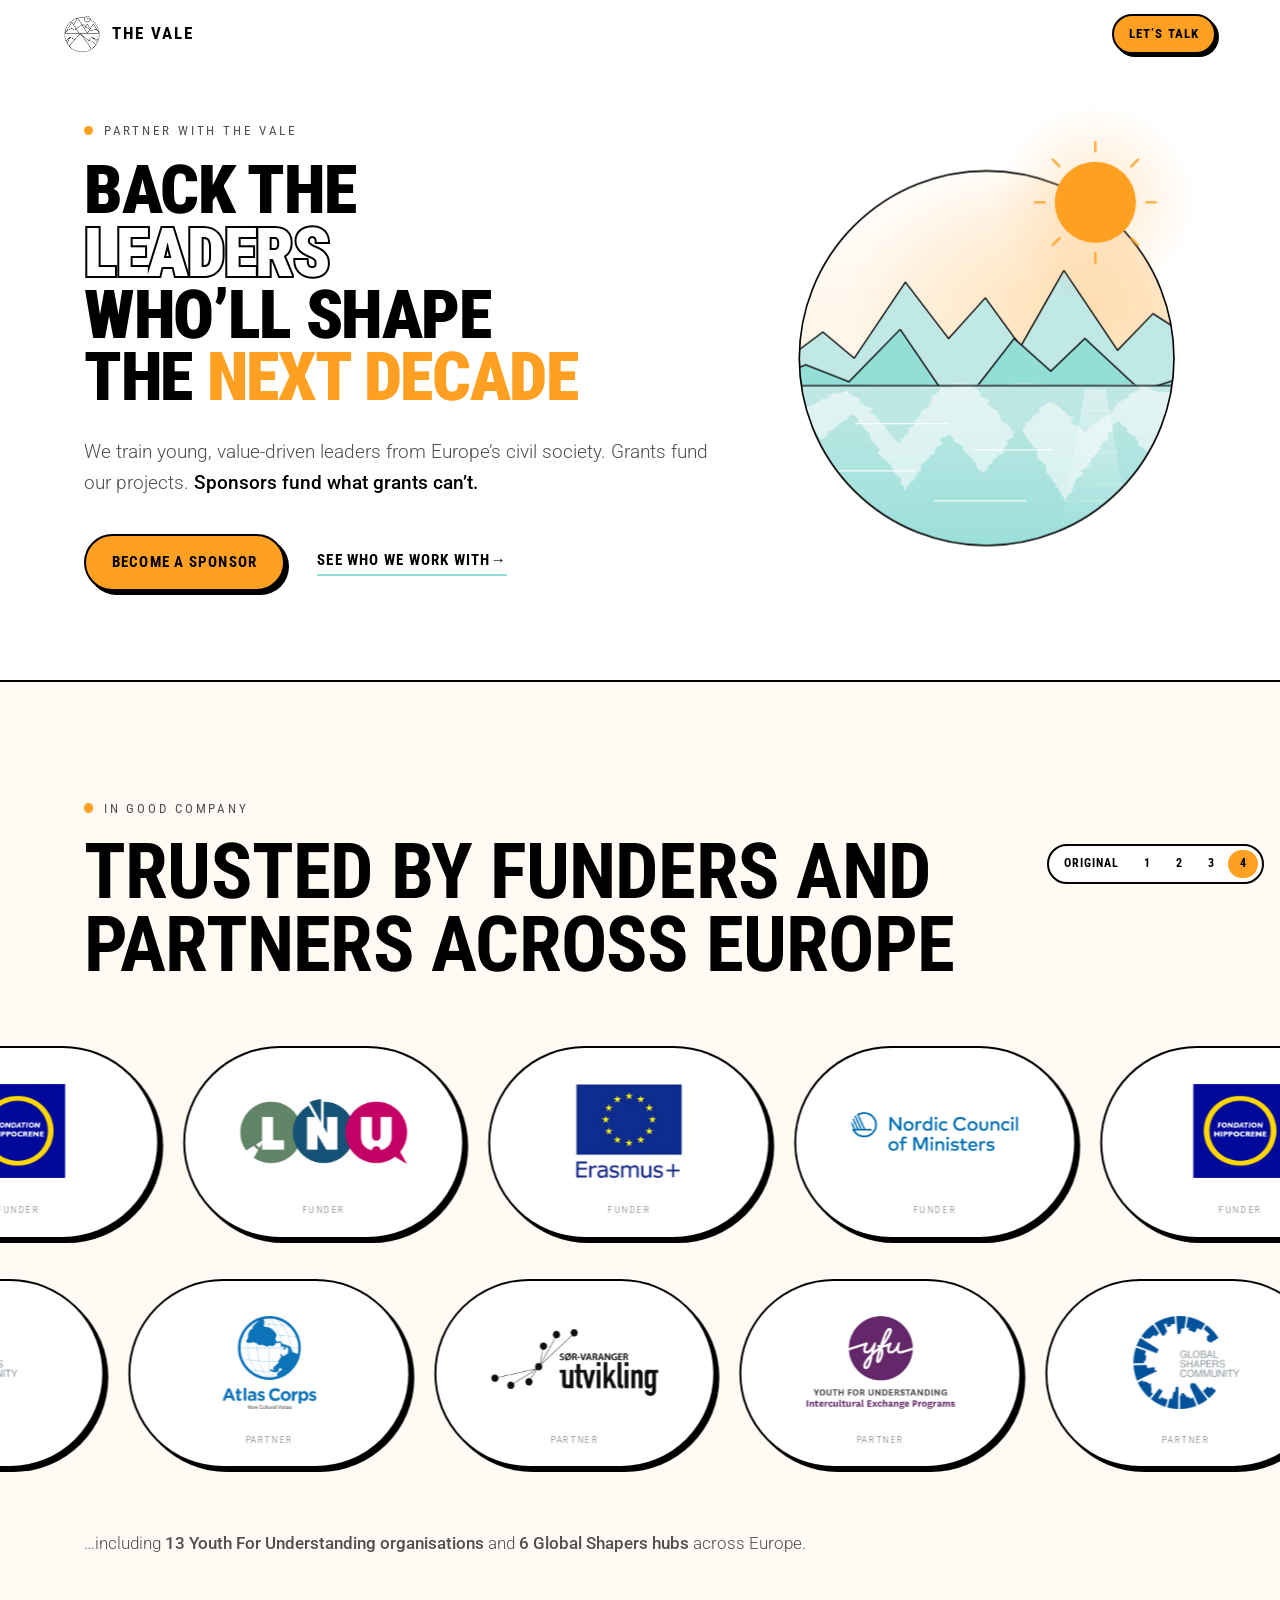
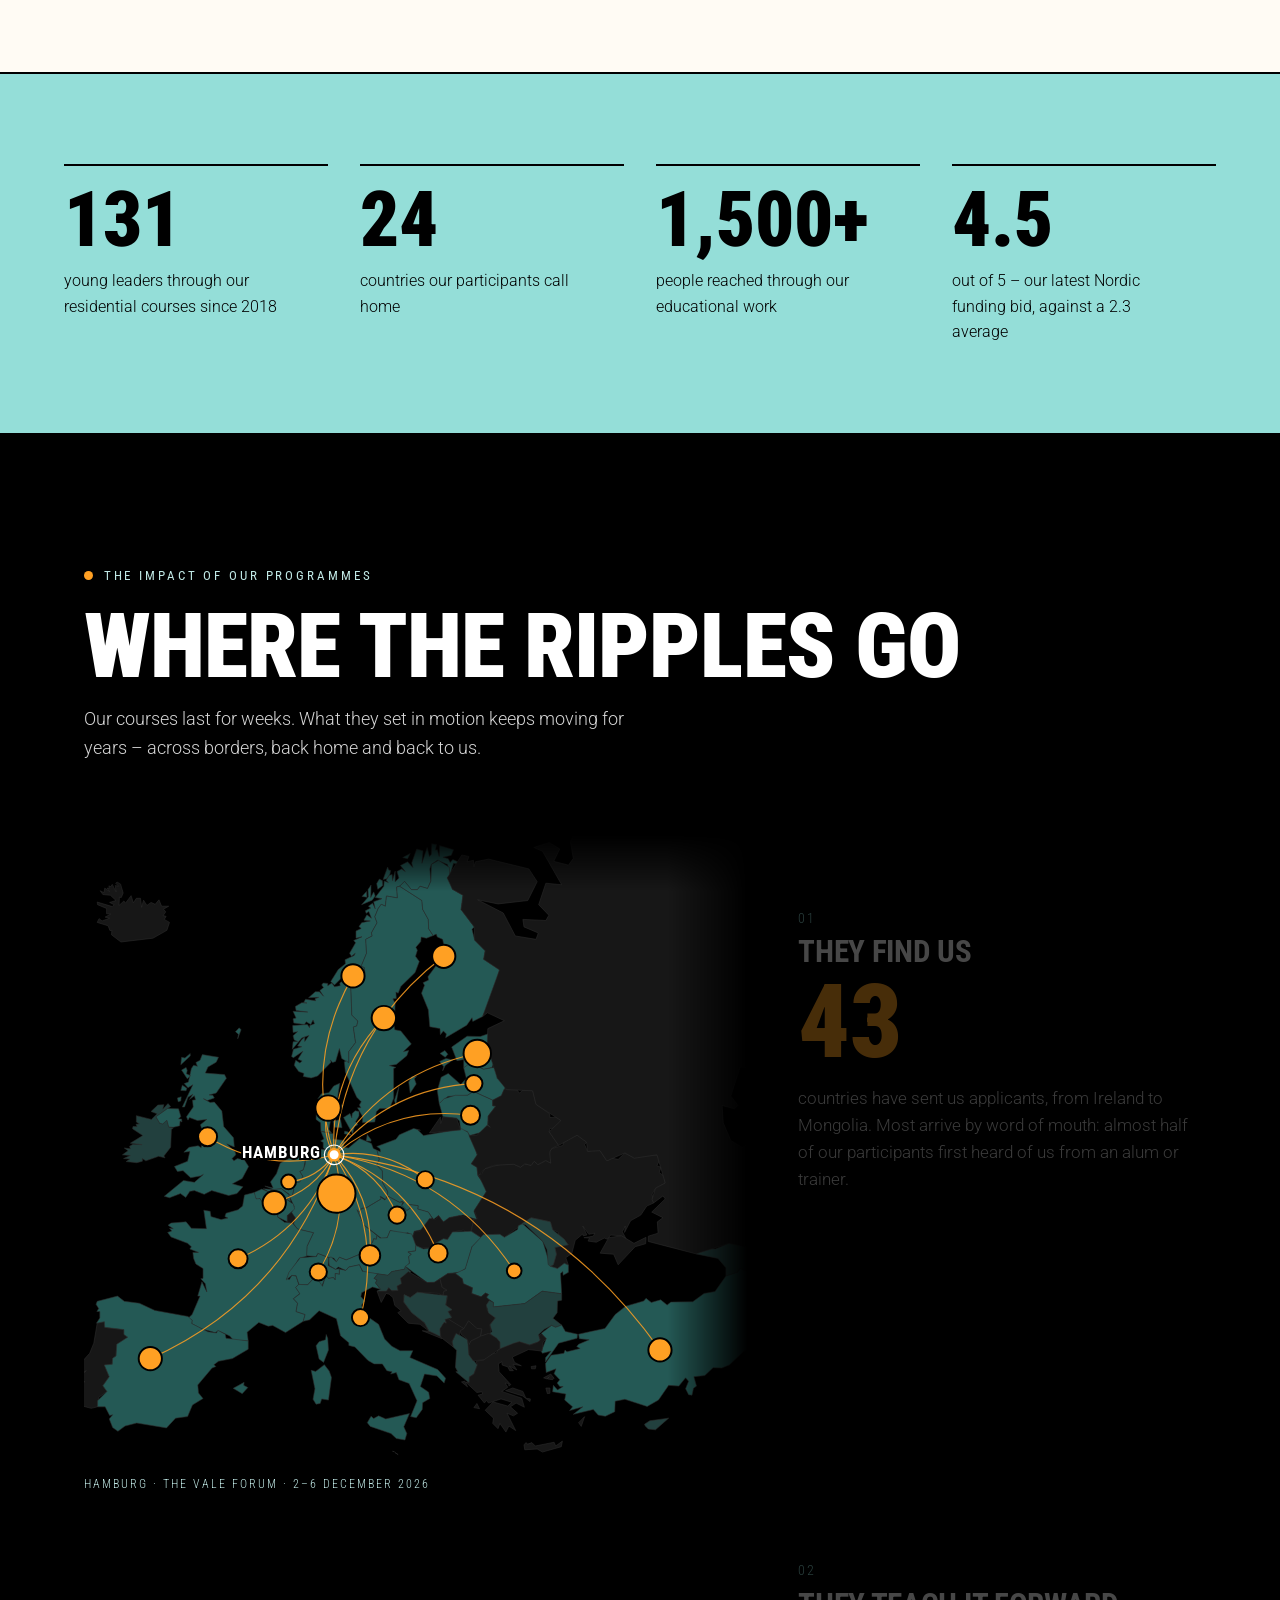
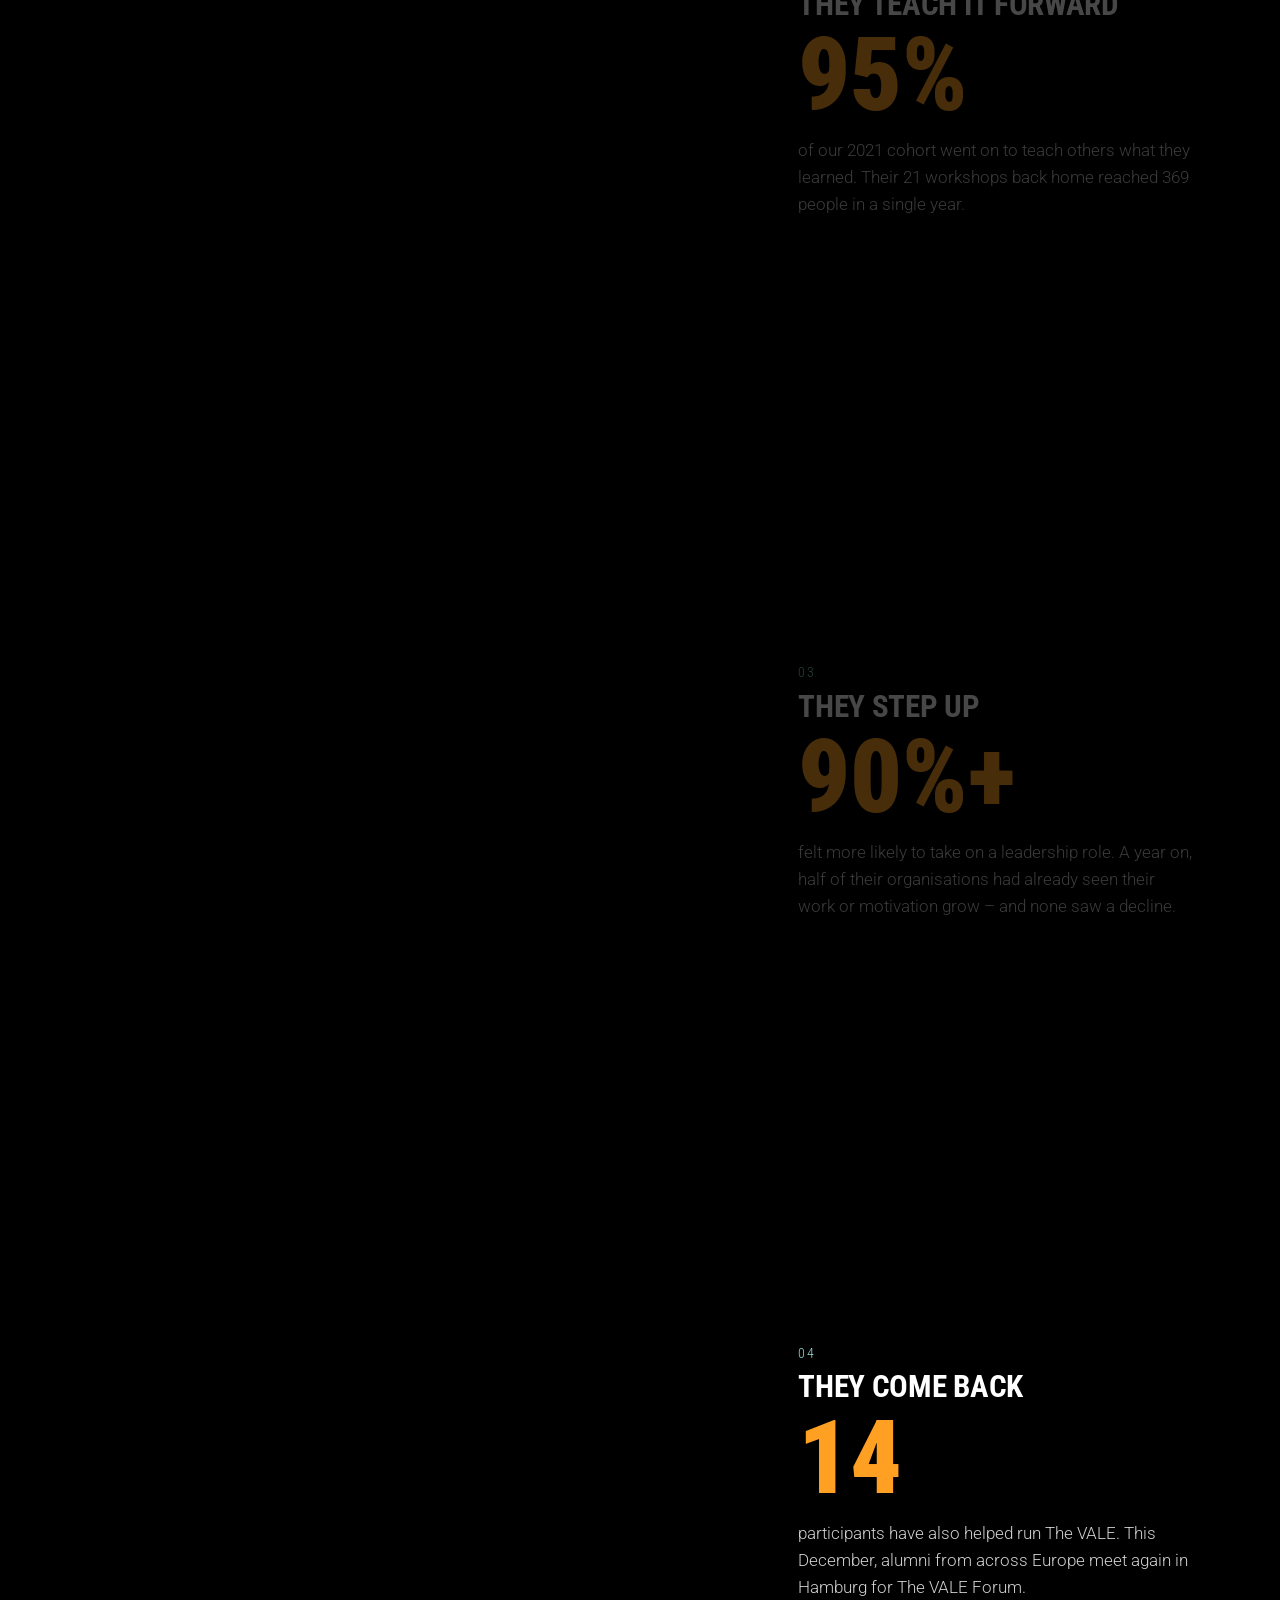
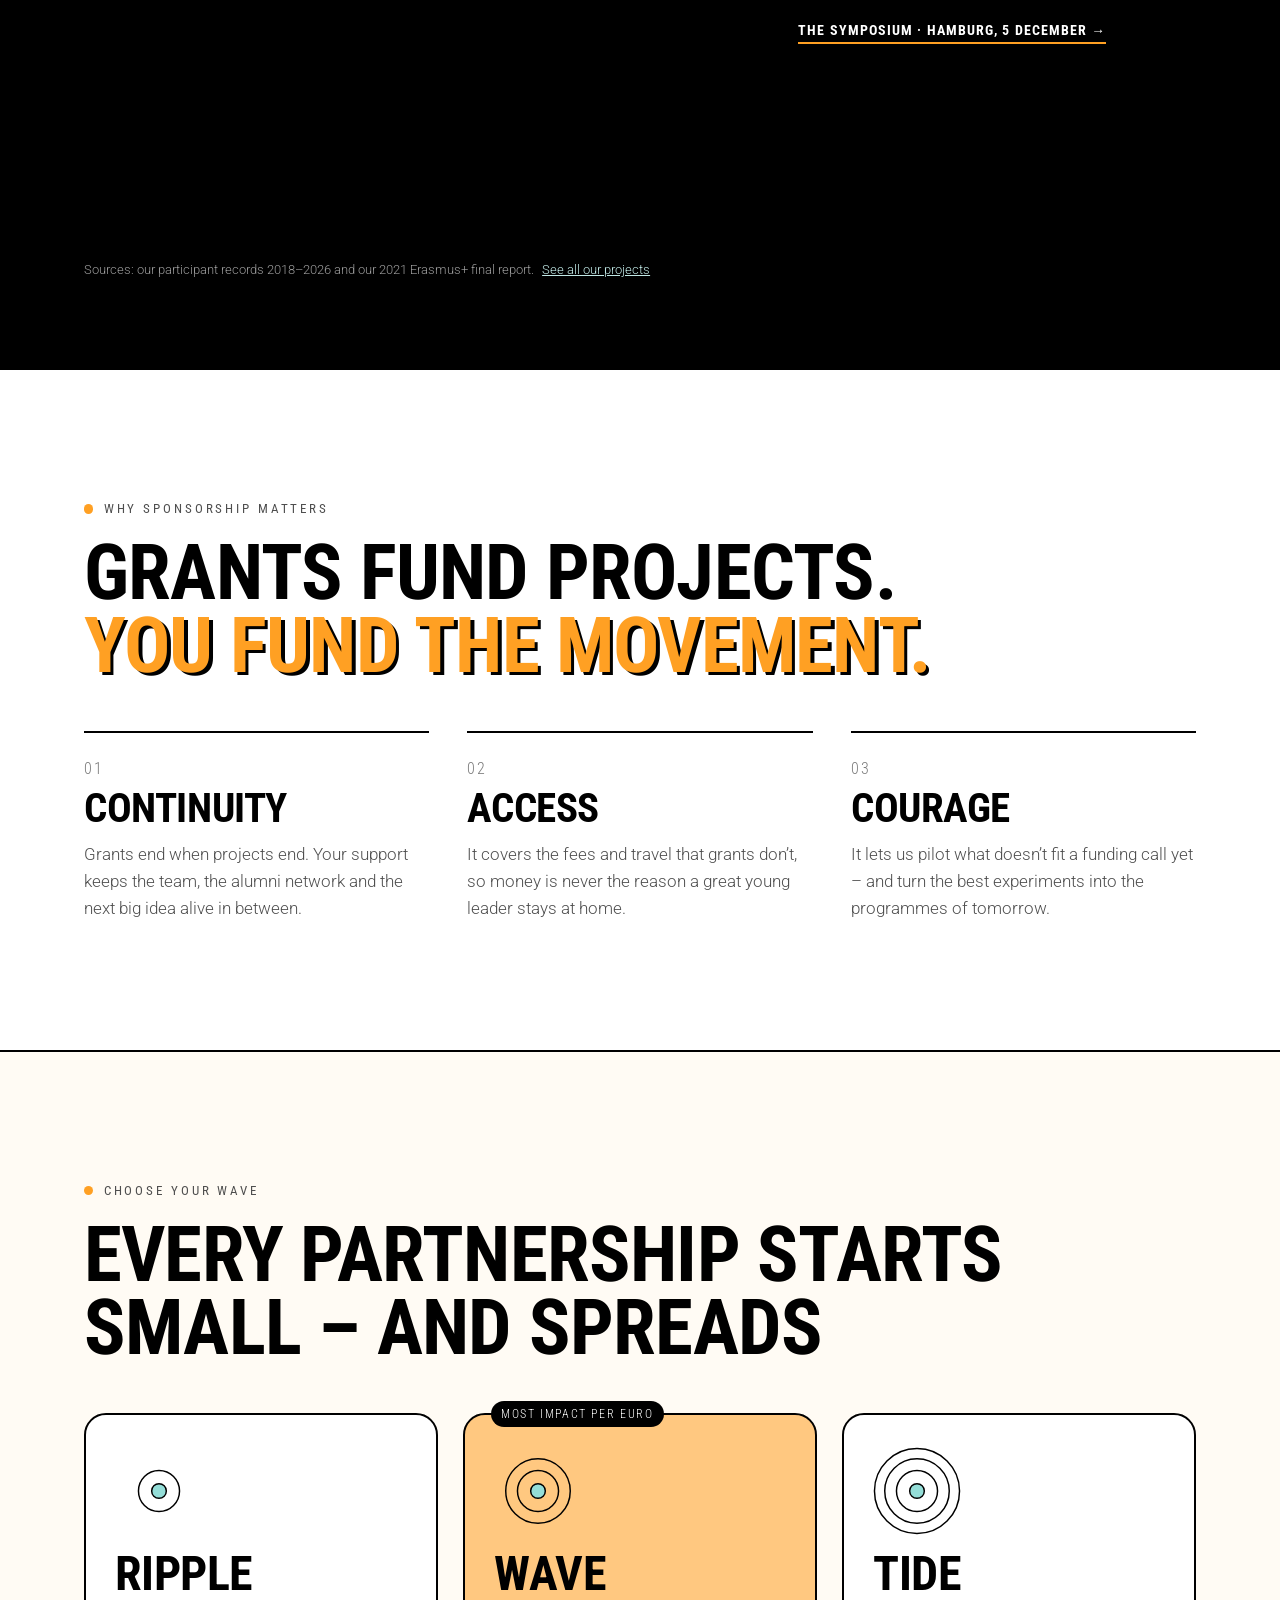
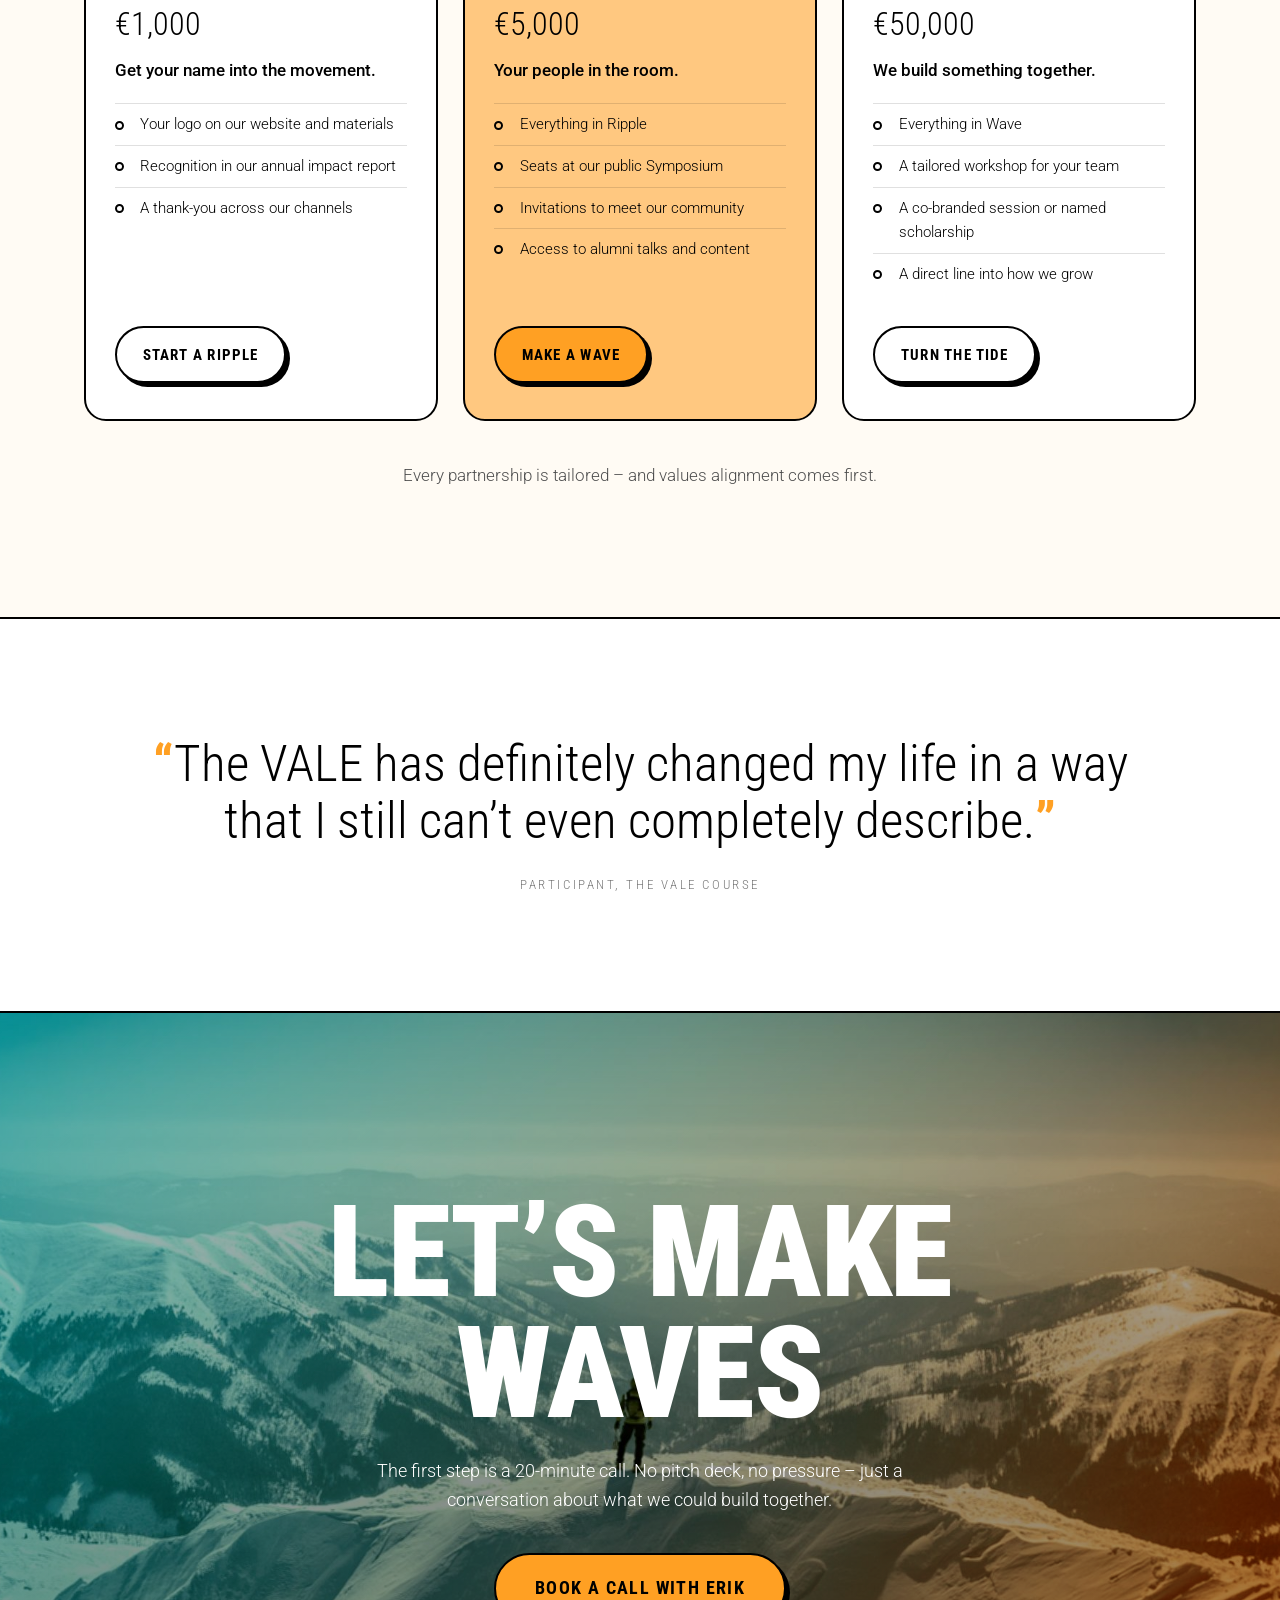
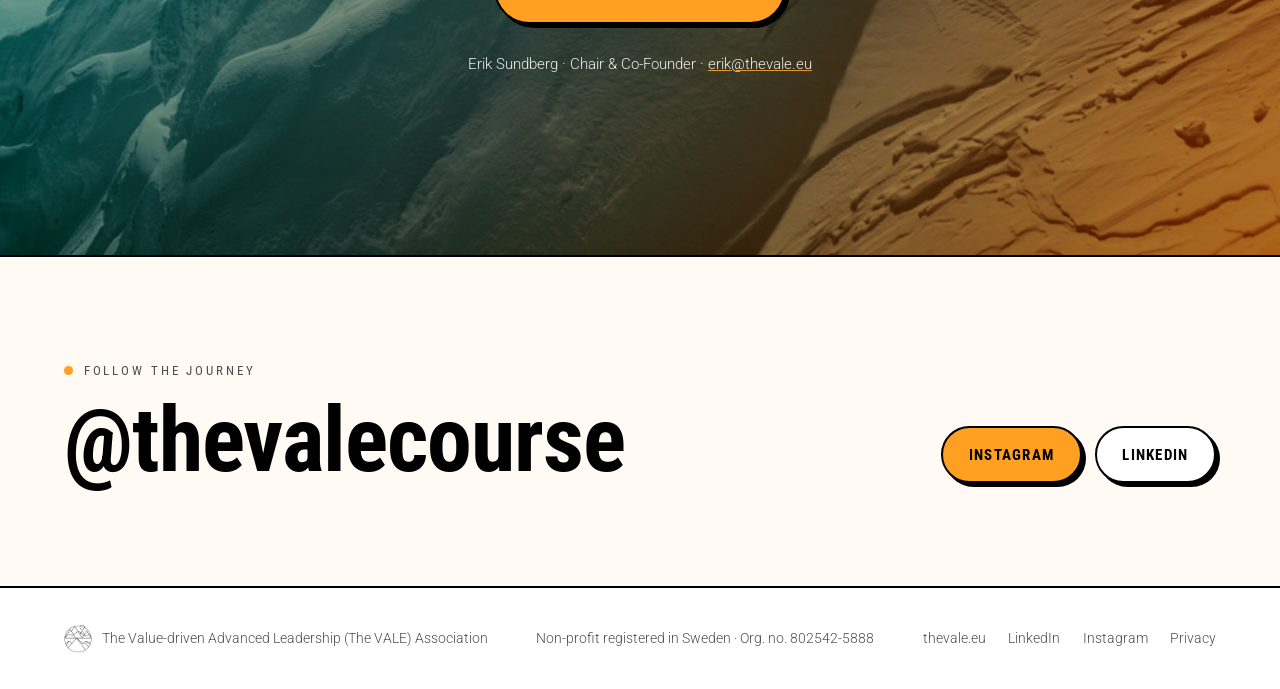
<file: 4/index.html>
<!doctype html>
<html lang="en-GB">
<head>
  <meta charset="utf-8">
  <meta name="viewport" content="width=device-width, initial-scale=1">
  <meta name="robots" content="noindex">
  <title>Partner with The VALE</title>
  <meta name="description" content="Back the value-driven leaders who will shape the next decade. Become a sponsor of The VALE.">
  <meta property="og:title" content="Partner with The VALE">
  <meta property="og:description" content="Grants fund our projects. Sponsors fund the movement. Back value-driven youth leadership in Europe.">
  <meta property="og:image" content="/assets/mountains.jpg">
  <link rel="icon" href="/assets/vale-mark.png">
  <link rel="preload" href="/assets/fonts/roboto-condensed-latin.woff2" as="font" type="font/woff2" crossorigin>
  <link rel="stylesheet" href="/assets/fonts.css">
  <link rel="stylesheet" href="/4/styles.css">
</head>
<body>

  <div class="cursor" aria-hidden="true"></div>

  <header class="nav">
    <a class="brand" href="https://www.thevale.eu" aria-label="The VALE home">
      <img src="/assets/vale-mark.png" alt="" width="36" height="38">
      <span>The VALE</span>
    </a>
    <a class="btn btn--small" href="#talk">Let’s talk</a>
  </header>

  <main>

    <!-- ============ HERO ============ -->
    <section class="hero">
      <div class="hero__copy">
        <p class="eyebrow reveal">Partner with The VALE</p>
        <!-- Rows slide up one by one (from draft 3); LEADERS is outline only -->
        <h1 class="hero__title">
          <span class="row"><span class="up">Back the</span></span>
          <span class="row"><span class="up outline-word">leaders</span></span>
          <span class="row"><span class="up">who’ll shape</span></span>
          <span class="row"><span class="up">the <em>next decade</em></span></span>
        </h1>
        <p class="lede reveal">
          We train young, value-driven leaders from Europe’s civil society.
          Grants fund our projects. <strong>Sponsors fund what grants can’t.</strong>
        </p>
        <div class="hero__actions reveal">
          <a class="btn" href="#tiers">Become a sponsor</a>
          <a class="link-arrow" href="#company">See who we work with</a>
        </div>
      </div>

      <!-- The VALE mark, brought to life: it draws itself, the ridges rise out of the lake,
           the sun comes up, and every layer drifts with the pointer at its own depth.
           Hover the sun and it flares. All motion stops under prefers-reduced-motion. -->
      <div class="hero__art" aria-hidden="true">
        <svg viewBox="0 0 640 640" class="vale-scene">
          <defs>
            <clipPath id="disc"><circle cx="320" cy="330" r="286"/></clipPath>
            <linearGradient id="sky" x1="0" y1="0" x2="0" y2="1">
              <stop offset="0" stop-color="#FFFFFF"/>
              <stop offset=".62" stop-color="#FFF4E3"/>
              <stop offset="1" stop-color="#FFE2B8"/>
            </linearGradient>
            <linearGradient id="water" x1="0" y1="0" x2="0" y2="1">
              <stop offset="0" stop-color="#C0E8E5"/>
              <stop offset="1" stop-color="#94DED8"/>
            </linearGradient>
            <radialGradient id="sun-halo">
              <stop offset="0" stop-color="#FFA023" stop-opacity=".55"/>
              <stop offset=".45" stop-color="#FFC880" stop-opacity=".22"/>
              <stop offset="1" stop-color="#FFC880" stop-opacity="0"/>
            </radialGradient>
            <radialGradient id="dawn" cx=".76" cy=".62" r=".6">
              <stop offset="0" stop-color="#FFC880" stop-opacity=".55"/>
              <stop offset="1" stop-color="#FFC880" stop-opacity="0"/>
            </radialGradient>
            <linearGradient id="glitter" x1="0" y1="0" x2="0" y2="1">
              <stop offset="0" stop-color="#FFFFFF" stop-opacity=".9"/>
              <stop offset="1" stop-color="#FFFFFF" stop-opacity="0"/>
            </linearGradient>
            <filter id="shimmer" x="-10%" y="-10%" width="120%" height="120%">
              <feTurbulence type="fractalNoise" baseFrequency="0.012 0.09" numOctaves="2" seed="4" result="noise">
                <animate class="anim" attributeName="baseFrequency" dur="9s" values="0.012 0.09;0.016 0.11;0.012 0.09" repeatCount="indefinite"/>
              </feTurbulence>
              <feDisplacementMap in="SourceGraphic" in2="noise" scale="14" xChannelSelector="R" yChannelSelector="G"/>
            </filter>
          </defs>

          <g clip-path="url(#disc)">
            <rect class="sky" width="640" height="640" fill="url(#sky)"/>
            <rect class="dawn" width="640" height="400" fill="url(#dawn)"/>

            <!-- birds crossing the sky -->
            <g class="plx" style="--d:.5">
              <g class="bird" style="--y:150px;--t:19s;--delay:-4s"><path d="M0 0 q7 -7 14 0 q7 -7 14 0"/></g>
              <g class="bird" style="--y:190px;--t:24s;--delay:-14s;--s:.7"><path d="M0 0 q7 -7 14 0 q7 -7 14 0"/></g>
              <g class="bird" style="--y:122px;--t:28s;--delay:-20s;--s:.55"><path d="M0 0 q7 -7 14 0 q7 -7 14 0"/></g>
            </g>

            <!-- back range -->
            <g class="plx" style="--d:.9">
              <g class="rise rise--back">
                <polygon class="ridge ridge--back" points="-40,420 -40,372 70,290 118,330 196,214 262,300 318,238 372,312 438,196 520,318 574,262 680,330 680,420"/>
              </g>
            </g>
            <!-- front range -->
            <g class="plx" style="--d:1.8">
              <g class="rise rise--front">
                <polygon class="ridge ridge--front" points="-40,420 -40,372 44,340 110,366 188,286 252,380 300,380 362,300 418,350 470,300 556,380 680,340 680,420"/>
              </g>
            </g>

            <!-- the lake -->
            <rect y="372" width="640" height="300" fill="url(#water)"/>
            <g class="plx" style="--d:-1.2">
              <g class="reflection" filter="url(#shimmer)" opacity=".55">
                <g transform="translate(0 744) scale(1 -1)">
                  <polygon fill="#FFFFFF" points="-40,372 70,290 118,330 196,214 262,300 318,238 372,312 438,196 520,318 574,262 680,330 680,372"/>
                  <polygon fill="#C0E8E5" points="-40,372 44,340 110,366 188,286 252,372 300,372 362,300 418,350 470,300 556,372 680,340 680,372"/>
                </g>
              </g>
            </g>

            <!-- a path of light on the water under the sun -->
            <g class="plx" style="--d:-.6">
              <g class="glitter">
                <path class="glitter__path" d="M470 378 L502 378 L540 600 L432 600 Z" fill="url(#glitter)"/>
                <line x1="474" y1="392" x2="498" y2="392" style="--i:0"/>
                <line x1="466" y1="410" x2="508" y2="410" style="--i:3"/>
                <line x1="478" y1="430" x2="494" y2="430" style="--i:1"/>
                <line x1="458" y1="452" x2="500" y2="452" style="--i:4"/>
                <line x1="486" y1="474" x2="520" y2="474" style="--i:2"/>
                <line x1="452" y1="498" x2="482" y2="498" style="--i:5"/>
                <line x1="490" y1="522" x2="528" y2="522" style="--i:1"/>
                <line x1="462" y1="548" x2="500" y2="548" style="--i:3"/>
              </g>
            </g>

            <!-- water lines -->
            <g class="swell" stroke="#FFFFFF" stroke-width="2" stroke-linecap="round" opacity=".9">
              <line x1="120" y1="430" x2="260" y2="430"/>
              <line x1="300" y1="470" x2="420" y2="470"/>
              <line x1="70"  y1="502" x2="210" y2="502"/>
              <line x1="240" y1="548" x2="380" y2="548"/>
            </g>
            <line class="horizon" x1="0" y1="372" x2="640" y2="372" pathLength="1"/>
          </g>

          <circle class="rim" cx="320" cy="330" r="286" pathLength="1"/>

          <!-- the sun: halo, turning rays, ripples, core -->
          <g class="plx" style="--d:-2.4">
            <g class="sunrise">
              <g class="sun">
                <circle class="halo" cx="486" cy="92" r="150" fill="url(#sun-halo)"/>
                <g class="rays">
                  <line x1="486" y1="0" x2="486" y2="14"/><line x1="486" y1="170" x2="486" y2="184"/>
                  <line x1="394" y1="92" x2="408" y2="92"/><line x1="564" y1="92" x2="578" y2="92"/>
                  <line x1="421" y1="27" x2="431" y2="37"/><line x1="541" y1="147" x2="551" y2="157"/>
                  <line x1="551" y1="27" x2="541" y2="37"/><line x1="431" y1="147" x2="421" y2="157"/>
                </g>
                <circle class="ring ring--1" cx="486" cy="92" r="62"/>
                <circle class="ring ring--2" cx="486" cy="92" r="62"/>
                <circle class="ring ring--3" cx="486" cy="92" r="62"/>
                <circle class="core" cx="486" cy="92" r="62" fill="#FFA023"/>
              </g>
            </g>
          </g>
        </svg>
      </div>
    </section>

    <!-- ============ LOGO WALL ============ -->
    <section class="company" id="company">
      <div class="section-head reveal">
        <p class="eyebrow">In good company</p>
        <h2>Trusted by funders and partners across Europe</h2>
      </div>

      <!-- To add a partner: copy one <li> into a row, drop a transparent logo in assets/logos/. Rows drift and speed up while scrolling. -->
      <div class="marquee" data-dir="1">
        <ul class="marquee__track" role="list">
          <li><img src="/assets/logos/erasmus-plus.webp" alt="Erasmus+ (funder)" loading="lazy"><span>Funder</span></li>
          <li><img src="/assets/logos/nordic-council-of-ministers.webp" alt="Nordic Council of Ministers (funder)" loading="lazy"><span>Funder</span></li>
          <li><img src="/assets/logos/fondation-hippocrene.webp" alt="Fondation Hippocrène (funder)" loading="lazy"><span>Funder</span></li>
          <li><img src="/assets/logos/lnu.webp" alt="LNU – Norwegian Children and Youth Council (funder)" loading="lazy"><span>Funder</span></li>
        </ul>
      </div>
      <div class="marquee" data-dir="-1">
        <ul class="marquee__track" role="list">
          <li><img src="/assets/logos/yfu.webp" alt="Youth For Understanding (partner)" loading="lazy"><span>Partner</span></li>
          <li><img src="/assets/logos/global-shapers.webp" alt="Global Shapers Community (partner)" loading="lazy"><span>Partner</span></li>
          <li><img src="/assets/logos/atlas-corps.webp" alt="Atlas Corps (partner)" loading="lazy"><span>Partner</span></li>
          <li><img src="/assets/logos/sor-varanger-utvikling.webp" alt="Sør-Varanger Utvikling (partner)" loading="lazy"><span>Partner</span></li>
        </ul>
      </div>
      <p class="company__note reveal">…including <strong>13 Youth For Understanding organisations</strong> and <strong>6 Global Shapers hubs</strong> across Europe.</p>
    </section>

    <!-- ============ NUMBERS ============ -->
    <section class="numbers" aria-label="Our impact in numbers">
      <div class="numbers__grid">
        <div class="stat reveal">
          <span class="stat__n" data-count="131">131</span>
          <span class="stat__l">young leaders through our residential courses since 2018</span>
        </div>
        <div class="stat reveal">
          <span class="stat__n" data-count="24">24</span>
          <span class="stat__l">countries our participants call home</span>
        </div>
        <div class="stat reveal">
          <span class="stat__n" data-count="1500" data-suffix="+">1,500+</span>
          <span class="stat__l">people reached through our educational work</span>
        </div>
        <div class="stat reveal">
          <span class="stat__n" data-count="4.5" data-decimals="1">4.5</span>
          <span class="stat__l">out of 5 – our latest Nordic funding bid, against a 2.3 average</span>
        </div>
      </div>
    </section>

    <!-- ============ IMPACT ============ -->
    <!-- Scroll story: each step sets data-stage on the map. Figures from North Star (participant records 2018–2026)
         and the 2021 Erasmus+ final report. Map: Natural Earth (public domain), projection baked in thevalenorthstar. -->
    <section class="impact" id="impact">
      <div class="impact__head reveal">
        <p class="eyebrow eyebrow--light">The impact of our programmes</p>
        <h2>Where the ripples go</h2>
        <p class="impact__lede">Our courses last for weeks. What they set in motion keeps moving for years – across borders, back home and back to us.</p>
      </div>

      <div class="impact__story" data-stage="1">
        <figure class="impact__map" aria-hidden="true">
          <svg viewBox="40 0 1760 1664" preserveAspectRatio="xMidYMid meet">
<g class="lands">
<path class="land land--chosen" d="M878 136L870 138L872 167L843 162L840 189L829 184L821 195L812 217L818 233L803 260L805 268L788 277L790 314L776 348L784 352L786 365L783 373L760 375L748 393L751 478L767 494L764 507L755 510L761 551L743 575L743 605L724 593L718 567L708 601L700 604L694 597L696 603L660 640L643 645L622 641L624 633L610 628L598 611L602 598L613 605L619 600L608 595L621 574L596 591L591 588L596 569L618 562L607 560L617 544L626 536L626 548L637 532L618 539L593 569L595 549L607 548L598 544L595 533L607 522L595 524L594 506L633 503L639 512L639 506L652 501L648 491L642 503L630 496L625 503L597 499L595 488L603 486L595 468L634 470L603 466L601 455L618 445L632 446L623 445L628 436L655 440L653 435L663 431L636 432L654 416L665 416L676 428L666 413L676 405L671 398L675 393L687 394L687 400L698 393L705 403L720 400L719 393L732 384L730 373L705 398L695 389L715 357L734 342L733 331L757 320L760 314L750 322L745 314L761 286L756 280L778 270L762 274L762 255L776 248L770 243L777 233L800 228L783 226L791 212L803 221L796 203L789 208L787 201L801 194L795 189L806 181L813 196L809 177L831 169L813 166L836 136L837 122L848 126L842 120L850 107L858 105L859 121L866 96L866 124L876 114L871 97L883 90L893 97L880 81L899 71L913 86L910 74L923 37L940 42L937 75L951 33L957 57L962 51L963 23L976 25L973 40L978 39L983 57L984 28L1021 39L1015 54L993 59L1007 63L1012 73L1019 65L1032 71L1032 77L1021 75L1011 107L1005 78L978 67L962 78L958 90L961 122L952 142L932 136L925 145L909 145L891 123L878 136ZM906 49L899 63L886 60L906 49ZM790 150L791 165L778 163L790 150ZM849 93L854 94L852 104L844 116L834 118L846 85L849 93ZM824 117L832 121L833 134L820 144L817 129L824 117ZM801 166L809 151L813 162L805 173L777 185L795 164L794 145L802 133L801 166Z"><title>Norway</title></path>
<path class="land land--chosen" d="M923 641L917 647L922 661L906 685L902 656L910 642L923 641ZM868 717L864 705L876 668L868 717ZM737 600L743 605L743 575L761 551L755 510L764 507L767 494L751 478L748 393L760 375L783 373L786 365L784 352L776 348L790 314L788 277L805 268L803 260L818 233L812 217L821 195L829 184L840 189L843 162L872 167L870 138L878 136L937 174L939 197L954 224L955 249L967 267L949 274L935 271L934 283L921 298L925 306L920 322L930 336L919 365L881 402L874 420L868 417L869 434L860 435L866 447L865 472L859 471L858 477L865 517L881 520L909 555L888 575L902 572L897 586L869 609L851 612L868 617L862 620L862 699L851 726L825 726L816 735L812 762L779 763L780 748L766 724L775 724L771 717L776 708L764 696L734 630L731 602L737 600Z"><title>Sweden</title></path>
<path class="land land--chosen" d="M967 267L955 249L954 224L939 197L937 174L878 136L891 123L909 145L925 145L932 136L952 142L961 122L962 78L981 67L1010 86L1011 107L1004 114L1010 116L1018 144L1046 160L1041 198L1076 244L1070 250L1077 279L1105 307L1101 330L1143 358L1125 427L1098 482L1072 495L1070 485L1056 505L1000 538L1002 528L994 520L986 530L985 514L958 509L954 464L936 420L944 399L940 392L955 385L953 376L974 348L985 310L998 304L992 277L978 271L975 263L967 267Z"><title>Finland</title></path>
<path class="land land--chosen" d="M770 746L761 761L767 769L758 774L753 793L729 750L746 739L751 751L752 739L760 732L770 734L770 746ZM697 791L669 787L668 764L656 755L658 710L671 715L676 704L684 706L682 690L674 705L666 707L661 700L670 687L690 684L703 666L719 659L711 710L727 718L723 727L712 728L709 744L702 745L694 761L690 781L697 791ZM721 755L725 777L704 776L701 760L721 755ZM740 788L750 797L731 793L732 786L740 788Z"><title>Denmark</title></path>
<path class="land land--chosen" d="M1123 617L1101 622L1068 606L1048 618L1048 596L1030 599L1016 563L1057 534L1092 535L1115 527L1119 531L1110 561L1129 600L1123 617ZM1001 593L1019 597L999 612L992 626L995 615L984 601L1001 593ZM1006 582L999 590L985 580L998 572L1006 582Z"><title>Estonia</title></path>
<path class="land land--chosen" d="M1125 704L1074 681L1058 691L1006 694L983 713L978 679L988 643L1007 633L1040 662L1055 646L1048 618L1064 606L1101 622L1127 617L1137 627L1137 646L1143 645L1158 671L1148 692L1125 704Z"><title>Latvia</title></path>
<path class="land land--chosen" d="M1040 783L1037 759L1029 752L993 748L983 713L996 700L1026 691L1058 691L1074 681L1125 704L1125 719L1133 720L1113 746L1112 769L1119 776L1110 771L1095 789L1064 798L1057 787L1040 783Z"><title>Lithuania</title></path>
<path class="land land--applied" d="M262 726L231 748L241 765L249 767L260 757L265 775L277 778L272 782L270 829L252 852L255 857L238 853L204 865L195 859L195 866L180 870L152 867L162 860L145 859L163 851L142 849L157 838L147 831L163 833L161 826L170 821L194 822L163 818L196 798L169 780L170 774L181 774L178 768L187 767L179 762L179 745L219 755L234 740L218 734L236 717L252 716L249 728L263 713L270 721L262 726Z"><title>Ireland</title></path>
<path class="land land--chosen" d="M349 905L323 910L303 891L288 893L280 880L315 866L321 840L305 842L319 829L343 825L351 830L353 823L361 829L354 819L364 790L356 791L349 769L366 755L341 758L320 750L316 757L312 748L330 722L328 704L336 703L333 692L320 702L329 688L316 696L307 722L301 722L329 663L316 671L306 660L317 656L325 620L331 611L341 614L337 604L348 598L354 583L397 590L391 603L369 616L362 632L413 636L418 646L391 685L372 690L382 691L386 698L367 705L357 700L375 710L386 709L406 733L411 774L437 804L439 828L419 820L441 841L443 849L433 859L438 865L447 859L466 863L477 880L460 912L434 926L462 934L446 952L424 957L379 944L359 954L333 944L321 946L310 962L296 952L267 963L253 959L304 917L333 922L357 901L349 905ZM452 512L457 517L448 541L450 529L442 522L452 512ZM311 679L297 678L301 664L313 672L311 679ZM298 695L297 706L290 708L288 698L298 695ZM322 587L297 610L299 590L308 592L322 580L322 587ZM314 625L312 634L323 639L314 647L299 624L311 617L314 625ZM277 776L265 775L260 757L249 767L241 765L231 748L262 726L291 727L297 747L291 754L299 754L300 762L295 759L294 772L277 776Z"><title>United Kingdom</title></path>
<path class="land land--chosen" d="M589 973L579 968L585 954L564 939L545 942L520 932L542 937L535 921L551 899L561 871L593 854L618 852L628 860L623 888L613 893L621 906L613 921L591 925L597 941L594 955L586 960L589 973ZM541 941L531 948L516 939L541 941Z"><title>Netherlands</title></path>
<path class="land land--chosen" d="M690 1122L661 1111L656 1119L630 1117L632 1092L649 1056L607 1046L596 1032L601 1017L591 1003L598 987L586 960L594 955L597 941L591 925L613 921L621 906L613 893L622 889L627 874L629 843L651 842L653 852L659 846L663 856L667 834L683 835L698 849L675 830L675 816L668 812L677 807L669 787L701 793L701 807L731 811L729 829L742 831L772 806L803 819L808 832L818 837L824 861L817 876L832 891L833 923L847 948L841 968L827 959L829 966L789 990L778 991L770 1001L765 995L783 1035L818 1063L816 1073L809 1072L806 1082L788 1094L797 1123L772 1113L736 1128L718 1121L710 1133L703 1123L690 1122ZM802 809L802 813L789 812L792 795L802 809Z"><title>Germany</title></path>
<path class="land land--chosen" d="M1086 905L1105 932L1108 947L1075 999L1083 1021L1046 1009L1009 1016L1002 1027L993 1027L981 1010L968 1021L954 1001L926 993L927 984L903 981L907 990L897 997L883 983L889 976L885 973L877 975L847 959L842 967L847 948L833 923L832 891L817 876L824 861L818 837L827 841L826 833L817 827L868 808L877 796L915 779L933 784L925 782L941 798L1043 780L1059 789L1080 836L1084 851L1068 873L1083 882L1086 905Z"><title>Poland</title></path>
<path class="land land--chosen" d="M541 941L564 939L585 956L579 968L596 980L599 993L580 1010L580 1027L554 1014L554 998L545 1006L534 1005L535 992L521 988L507 965L499 968L493 960L492 949L512 940L531 948L541 941Z"><title>Belgium</title></path>
<path class="land land--chosen" d="M687 1336L689 1367L676 1400L664 1391L656 1356L664 1345L681 1340L683 1326L687 1336ZM631 1118L611 1124L578 1178L585 1180L592 1169L603 1171L610 1193L602 1201L613 1217L596 1231L607 1243L603 1265L627 1273L622 1291L575 1321L541 1302L529 1304L504 1294L473 1320L476 1343L437 1342L427 1330L397 1316L388 1321L352 1311L326 1297L327 1288L317 1282L327 1273L348 1224L342 1224L353 1186L366 1213L362 1191L350 1178L356 1177L356 1151L337 1139L331 1124L329 1108L344 1108L321 1099L325 1093L315 1084L271 1067L262 1055L273 1051L267 1044L277 1045L263 1036L271 1030L311 1027L325 1044L365 1045L358 996L375 999L377 1013L404 1021L422 1017L414 1013L417 1004L449 995L461 985L466 956L492 949L497 966L507 965L521 988L535 992L534 1005L545 1006L554 998L554 1014L572 1028L593 1030L607 1046L649 1056L632 1092L631 1118Z"><title>France</title></path>
<path class="land land--chosen" d="M964 1017L935 1048L917 1052L913 1064L900 1056L885 1059L853 1050L845 1069L830 1071L783 1035L765 995L770 1001L778 991L789 990L829 966L826 960L839 969L847 959L877 975L887 974L883 983L897 997L907 990L903 981L927 984L926 993L954 1001L964 1017Z"><title>Czechia</title></path>
<path class="land" d="M1075 1020L1067 1053L1056 1057L1047 1049L1018 1054L1005 1074L994 1072L971 1085L970 1095L937 1097L919 1089L911 1074L917 1052L932 1051L957 1018L974 1020L981 1010L994 1027L1009 1016L1038 1010L1075 1020Z"><title>Slovakia</title></path>
<path class="land" d="M1552 977L1534 985L1518 1009L1491 1024L1475 1055L1477 1038L1469 1053L1479 1072L1467 1064L1438 1062L1429 1073L1421 1070L1400 1081L1378 1078L1382 1070L1367 1069L1392 1065L1396 1057L1380 1060L1364 1038L1375 1062L1365 1064L1364 1059L1344 1076L1335 1111L1319 1122L1326 1142L1315 1137L1297 1151L1278 1145L1286 1140L1294 1113L1290 1095L1326 1087L1303 1068L1298 1054L1284 1048L1278 1027L1227 1016L1156 1068L1141 1060L1100 1061L1094 1069L1068 1052L1075 1020L1084 1019L1076 996L1108 947L1086 900L1095 900L1104 886L1142 875L1181 874L1199 882L1210 873L1227 877L1235 866L1245 875L1266 864L1279 871L1274 852L1280 833L1311 824L1315 810L1349 797L1374 815L1369 822L1377 840L1401 834L1410 838L1428 865L1441 858L1458 861L1476 844L1501 858L1504 850L1561 849L1568 863L1561 878L1572 882L1567 896L1581 906L1583 924L1559 936L1548 953L1552 977Z"><title>Ukraine</title></path>
<path class="land" d="M75 1296L94 1292L95 1307L146 1313L146 1326L156 1334L127 1352L125 1383L116 1389L115 1405L94 1407L107 1438L90 1462L101 1477L79 1493L76 1518L59 1522L18 1511L28 1495L36 1449L43 1452L25 1446L26 1437L46 1422L30 1434L19 1432L28 1406L55 1376L66 1349L75 1296Z"><title>Portugal</title></path>
<path class="land land--chosen" d="M464 1461L475 1467L460 1483L436 1469L465 1453L464 1461ZM316 1278L327 1288L326 1297L369 1319L392 1322L395 1315L415 1325L417 1336L476 1343L476 1365L434 1390L397 1397L385 1406L390 1411L380 1415L342 1460L344 1481L356 1496L328 1513L315 1544L283 1548L259 1574L180 1561L149 1569L130 1583L116 1573L107 1550L116 1539L108 1541L96 1518L76 1518L76 1502L101 1477L90 1462L107 1438L94 1407L115 1405L116 1389L125 1383L127 1352L156 1333L146 1326L146 1313L95 1307L94 1292L73 1296L82 1282L82 1265L74 1265L79 1257L72 1246L75 1238L129 1224L147 1238L187 1243L228 1262L316 1278Z"><title>Spain</title></path>
<path class="land land--chosen" d="M690 1122L688 1143L708 1153L718 1151L718 1166L707 1164L708 1181L702 1175L689 1177L682 1169L671 1199L655 1171L634 1194L611 1194L603 1170L592 1169L577 1181L584 1161L614 1122L657 1119L661 1111L690 1122Z"><title>Switzerland</title></path>
<path class="land land--chosen" d="M690 1134L690 1122L696 1120L710 1133L718 1121L736 1128L772 1113L797 1123L789 1092L806 1082L809 1072L816 1073L818 1063L826 1070L845 1069L853 1050L910 1059L921 1090L920 1104L900 1107L909 1113L902 1119L904 1136L890 1153L857 1159L847 1169L781 1160L771 1141L743 1147L735 1156L715 1147L708 1153L691 1143L690 1134Z"><title>Austria</title></path>
<path class="land land--chosen" d="M1068 1052L1094 1069L1070 1093L1053 1151L1037 1161L1006 1164L971 1187L951 1188L893 1145L904 1137L902 1119L909 1113L900 1107L920 1104L921 1090L941 1099L970 1095L971 1085L994 1072L1005 1074L1018 1054L1068 1052Z"><title>Hungary</title></path>
<path class="land land--chosen" d="M1278 1145L1297 1151L1315 1137L1326 1142L1326 1161L1312 1169L1311 1159L1305 1164L1308 1218L1256 1211L1210 1244L1126 1253L1127 1241L1108 1228L1114 1220L1106 1216L1094 1226L1069 1217L1071 1202L1047 1191L1044 1178L1026 1164L1052 1152L1070 1093L1100 1061L1144 1060L1156 1068L1191 1047L1193 1037L1204 1032L1258 1079L1278 1145Z"><title>Romania</title></path>
<path class="land land--applied" d="M1202 1032L1227 1016L1278 1027L1284 1048L1315 1073L1325 1088L1290 1095L1294 1113L1286 1141L1278 1145L1272 1140L1269 1101L1258 1079L1213 1035L1202 1032Z"><title>Moldova</title></path>
<path class="land land--applied" d="M1810 1161L1781 1151L1775 1161L1744 1171L1744 1149L1723 1124L1665 1112L1666 1104L1683 1098L1716 1099L1752 1084L1790 1087L1795 1094L1812 1076L1822 1078L1822 1070L1850 1068L1855 1081L1885 1082L1883 1097L1904 1103L1902 1115L1860 1118L1851 1135L1810 1161Z"><title>Georgia</title></path>
<path class="land land--chosen" d="M610 1193L634 1194L655 1171L673 1198L682 1169L689 1177L702 1175L707 1181L707 1164L718 1166L718 1152L735 1156L743 1147L771 1141L779 1158L820 1165L810 1177L818 1181L814 1189L827 1206L806 1200L777 1215L775 1225L785 1237L777 1248L782 1271L822 1299L838 1338L857 1357L879 1369L913 1369L905 1387L979 1419L1000 1442L996 1455L977 1436L944 1431L933 1464L955 1479L958 1496L939 1507L938 1525L922 1547L907 1544L924 1502L903 1456L876 1446L869 1427L854 1431L858 1425L844 1422L832 1404L810 1404L794 1395L759 1359L743 1355L743 1348L721 1329L710 1284L664 1263L639 1287L622 1291L627 1273L603 1265L607 1243L596 1231L613 1218L602 1201L610 1193ZM904 1536L889 1571L897 1589L892 1606L869 1602L855 1589L800 1570L792 1560L802 1543L809 1549L822 1542L841 1550L904 1536ZM691 1423L697 1440L689 1500L671 1497L667 1509L656 1511L648 1498L653 1470L643 1421L655 1424L678 1406L691 1423Z"><title>Italy</title></path>
<path class="land land--applied" d="M908 1160L881 1176L883 1191L871 1198L874 1209L857 1210L849 1202L843 1211L818 1211L827 1206L814 1189L818 1181L810 1177L820 1165L847 1169L857 1159L890 1153L893 1145L908 1160Z"><title>Slovenia</title></path>
<path class="land" d="M818 1211L843 1211L849 1202L857 1210L874 1209L871 1198L883 1191L880 1177L901 1159L951 1188L969 1188L985 1178L991 1201L1004 1209L996 1210L992 1226L982 1217L925 1214L906 1228L889 1221L889 1240L910 1268L944 1295L956 1317L932 1299L901 1296L873 1268L882 1263L865 1249L860 1228L850 1219L842 1217L829 1241L818 1211ZM986 1331L990 1337L938 1316L964 1318L986 1331Z"><title>Croatia</title></path>
<path class="land" d="M1069 1217L1094 1226L1106 1216L1114 1220L1108 1226L1116 1236L1108 1258L1132 1282L1118 1300L1120 1323L1092 1331L1096 1311L1083 1310L1061 1290L1048 1311L1008 1288L1016 1278L1006 1265L1017 1260L1000 1249L1005 1224L994 1225L994 1213L1004 1208L991 1201L985 1178L1006 1164L1025 1164L1044 1178L1047 1191L1071 1202L1069 1217Z"><title>Serbia</title></path>
<path class="land land--applied" d="M1308 1301L1292 1307L1281 1302L1262 1312L1247 1326L1251 1341L1245 1346L1223 1354L1195 1345L1144 1365L1144 1346L1118 1324L1123 1318L1118 1300L1132 1282L1114 1269L1108 1248L1116 1236L1127 1241L1126 1253L1210 1244L1256 1211L1308 1218L1308 1235L1297 1237L1296 1268L1285 1283L1308 1301Z"><title>Bulgaria</title></path>
<path class="land land--applied" d="M1879 1201L1884 1192L1892 1198L1911 1190L1934 1212L1912 1217L1879 1201ZM2028 1183L2020 1189L1992 1181L1998 1169L1988 1163L1991 1153L1976 1147L1945 1204L1932 1178L1897 1175L1905 1168L1903 1158L1882 1154L1880 1139L1860 1137L1863 1132L1854 1129L1860 1118L1904 1113L1904 1103L1882 1096L1885 1082L1896 1080L1923 1093L1939 1088L1952 1049L1996 1076L2034 1081L2012 1099L2024 1137L2019 1166L2028 1183Z"><title>Azerbaijan</title></path>
<path class="land land--applied" d="M1004 1223L1000 1248L1017 1260L1006 1265L1016 1281L999 1286L1002 1296L996 1294L985 1313L986 1331L956 1317L944 1295L910 1268L889 1240L890 1220L906 1228L925 1214L1004 1223Z"><title>Bosnia and Herzegovina</title></path>
<path class="land land--applied" d="M1020 1359L1017 1345L1028 1322L1058 1340L1062 1380L1084 1407L1075 1431L1063 1439L1062 1454L1027 1425L1032 1424L1026 1413L1029 1368L1020 1359Z"><title>Albania</title></path>
<path class="land land--chosen" d="M1744 1171L1775 1161L1782 1151L1819 1165L1835 1199L1860 1193L1879 1201L1870 1199L1870 1217L1860 1224L1892 1261L1892 1283L1908 1285L1923 1306L1911 1321L1900 1310L1887 1320L1855 1328L1846 1346L1837 1340L1818 1359L1791 1371L1753 1407L1733 1415L1710 1414L1688 1435L1659 1438L1666 1463L1658 1469L1654 1487L1645 1486L1637 1470L1645 1450L1637 1441L1619 1463L1592 1461L1565 1500L1535 1517L1476 1498L1450 1503L1449 1531L1424 1543L1405 1540L1392 1525L1339 1538L1364 1518L1329 1528L1337 1518L1316 1500L1319 1484L1284 1478L1286 1461L1297 1473L1312 1464L1303 1464L1296 1455L1303 1446L1288 1430L1293 1417L1267 1427L1265 1403L1280 1381L1314 1376L1317 1367L1322 1372L1357 1363L1348 1358L1353 1352L1381 1340L1355 1337L1353 1325L1423 1310L1450 1273L1478 1251L1526 1237L1532 1230L1546 1241L1571 1234L1588 1248L1598 1240L1656 1239L1686 1217L1715 1212L1744 1171ZM1308 1301L1318 1318L1350 1325L1349 1336L1300 1349L1265 1399L1265 1388L1280 1370L1257 1376L1254 1371L1267 1337L1254 1323L1281 1302L1292 1307L1308 1301Z"><title>Türkiye</title></path>
<path class="land land--applied" d="M874 1645L865 1639L874 1645ZM864 1637L859 1636L864 1637Z"><title>Malta</title></path>
<path class="land" d="M1083 1509L1090 1523L1075 1520L1083 1509ZM1058 1465L1042 1452L1051 1450L1058 1465ZM1178 1468L1205 1477L1213 1495L1225 1497L1224 1504L1204 1489L1159 1475L1178 1468ZM1277 1482L1270 1483L1266 1468L1277 1468L1277 1482ZM1279 1431L1288 1442L1284 1446L1270 1444L1275 1438L1269 1444L1260 1441L1279 1431ZM1240 1409L1238 1417L1228 1417L1227 1411L1240 1409ZM1360 1570L1353 1560L1369 1544L1360 1570ZM1218 1617L1229 1613L1238 1622L1288 1612L1292 1622L1310 1609L1307 1624L1257 1638L1243 1630L1210 1632L1208 1619L1213 1613L1218 1617ZM1254 1325L1267 1337L1259 1346L1256 1370L1220 1366L1177 1386L1183 1400L1201 1409L1179 1405L1189 1420L1169 1410L1180 1422L1170 1422L1165 1412L1150 1407L1149 1398L1140 1404L1142 1425L1173 1459L1168 1463L1167 1456L1158 1455L1165 1466L1149 1477L1202 1495L1209 1519L1187 1508L1172 1518L1191 1535L1180 1542L1163 1535L1186 1581L1168 1569L1160 1585L1144 1562L1139 1576L1125 1562L1127 1548L1105 1527L1126 1505L1165 1516L1176 1506L1147 1497L1114 1508L1108 1501L1103 1508L1086 1487L1098 1484L1097 1478L1083 1480L1054 1453L1063 1453L1063 1439L1075 1431L1084 1407L1081 1397L1102 1393L1114 1379L1135 1375L1139 1366L1181 1349L1196 1345L1223 1354L1245 1346L1251 1341L1247 1328L1254 1325Z"><title>Greece</title></path>
<path class="land land--applied" d="M1542 1555L1592 1548L1557 1579L1538 1577L1530 1569L1528 1564L1542 1555Z"><title>Cyprus</title></path>
<path class="land" d="M246 189L265 189L251 197L257 204L250 214L258 216L253 224L267 232L260 253L223 274L138 284L113 265L114 253L109 254L104 241L75 232L80 222L88 228L108 221L96 218L111 210L100 209L100 195L76 185L75 178L115 190L120 185L108 179L125 174L110 160L90 158L83 148L93 153L95 141L108 150L101 141L107 142L106 135L111 137L115 131L125 151L123 134L132 136L124 128L128 125L137 130L144 154L139 166L134 165L133 187L146 175L150 181L165 161L171 180L179 168L190 168L193 192L198 173L207 187L218 179L229 184L239 172L246 189Z"><title>Iceland</title></path>
<path class="land" d="M1300 824L1283 831L1276 841L1279 871L1266 864L1245 875L1235 866L1227 877L1210 873L1199 882L1181 874L1128 877L1104 886L1086 905L1083 882L1068 873L1084 848L1062 798L1084 796L1110 771L1119 776L1112 769L1113 746L1133 720L1125 719L1125 704L1148 692L1155 675L1187 674L1196 685L1212 672L1232 680L1240 715L1276 740L1277 750L1296 749L1307 759L1297 778L1277 779L1275 788L1300 824Z"><title>Belarus</title></path>
<path class="land" d="M591 1002L601 1017L596 1032L580 1027L580 1010L591 1002Z"><title>Luxembourg</title></path>
<path class="land" d="M1092 1331L1114 1323L1135 1335L1144 1346L1144 1364L1102 1393L1073 1396L1062 1380L1061 1354L1067 1343L1092 1331Z"><title>North Macedonia</title></path>
<path class="land" d="M1007 1285L1048 1310L1039 1316L1037 1328L1027 1323L1017 1345L1020 1359L987 1333L985 1311L996 1294L1002 1296L999 1286L1007 1285Z"><title>Montenegro</title></path>
<path class="land" d="M1048 1311L1061 1290L1083 1310L1096 1311L1092 1331L1067 1343L1062 1353L1057 1338L1041 1325L1039 1316L1048 1311Z"><title>Kosovo</title></path>
<path class="land" d="M1877 1199L1856 1193L1835 1199L1826 1173L1810 1161L1854 1129L1863 1132L1860 1137L1880 1139L1882 1154L1903 1158L1905 1168L1897 1175L1932 1178L1945 1204L1934 1212L1910 1189L1902 1197L1884 1192L1877 1199Z"><title>Armenia</title></path>
<path class="land" d="M2757 -1378L2743 -1368L2701 -1395L2642 -1381L2607 -1407L2594 -1448L2456 -1481L2434 -1475L2493 -1414L2517 -1369L2473 -1351L2471 -1259L2348 -1195L2346 -1139L2380 -1069L2410 -1045L2415 -1060L2442 -1060L2539 -1016L2574 -973L2558 -870L2598 -821L2621 -752L2614 -691L2587 -680L2571 -648L2572 -548L2552 -525L2518 -531L2473 -454L2515 -407L2549 -406L2569 -370L2540 -299L2515 -299L2488 -254L2516 -136L2516 -80L2480 -78L2485 -58L2470 -36L2393 -23L2380 31L2349 34L2359 66L2235 47L2188 56L2177 36L2177 118L2165 139L2146 115L2133 144L2115 138L2102 164L2058 137L2028 169L1998 277L1938 358L1959 385L1985 379L1966 399L1984 422L1977 454L2026 448L2032 482L2009 493L2008 516L1955 525L1928 551L1922 581L1887 583L1898 602L1846 586L1815 595L1800 618L1782 616L1757 693L1776 718L1767 727L1734 718L1737 764L1757 811L1787 829L1811 817L1852 842L1845 856L1871 857L1866 881L1836 910L1839 967L1881 997L1879 980L1892 1018L1948 1048L1941 1086L1832 1069L1795 1094L1752 1084L1665 1112L1538 1079L1538 1065L1564 1057L1562 1027L1577 1016L1547 1001L1583 966L1577 958L1552 977L1548 967L1557 938L1583 924L1561 849L1501 858L1476 844L1428 865L1410 838L1377 840L1374 815L1349 797L1300 824L1275 788L1306 758L1240 715L1231 679L1162 676L1137 646L1110 561L1112 514L1156 493L1111 472L1098 482L1143 358L1101 330L1105 307L1077 279L1076 244L1041 198L1046 160L1018 144L1004 114L1043 53L1062 57L1057 71L1074 67L1075 84L1079 71L1114 64L1221 90L1243 124L1218 174L1139 183L1085 172L1153 207L1185 268L1240 277L1246 260L1208 244L1205 224L1266 227L1274 213L1247 185L1266 128L1308 132L1257 43L1234 33L1275 20L1303 37L1287 70L1326 80L1339 62L1331 17L1357 -37L1368 -34L1367 -71L1376 -78L1381 -40L1404 -54L1400 -73L1421 -90L1430 -126L1459 -112L1452 -146L1423 -157L1423 -175L1468 -200L1554 -214L1538 -242L1494 -232L1435 -274L1427 -309L1388 -359L1422 -385L1464 -343L1491 -340L1568 -286L1596 -287L1647 -210L1646 -194L1618 -182L1627 -175L1669 -212L1635 -285L1594 -307L1597 -333L1626 -337L1654 -319L1676 -340L1659 -324L1612 -352L1586 -338L1572 -307L1518 -350L1474 -357L1459 -396L1431 -415L1495 -381L1536 -416L1476 -402L1490 -421L1474 -426L1477 -453L1518 -466L1529 -485L1569 -450L1578 -447L1558 -467L1596 -452L1529 -489L1480 -472L1433 -491L1446 -568L1462 -548L1480 -553L1462 -550L1452 -574L1408 -567L1406 -583L1388 -589L1371 -672L1369 -660L1361 -666L1376 -697L1361 -722L1383 -728L1350 -725L1353 -753L1327 -749L1292 -780L1307 -799L1322 -781L1328 -812L1348 -802L1334 -851L1361 -866L1350 -872L1382 -878L1372 -865L1387 -880L1527 -780L1489 -840L1475 -852L1476 -838L1462 -845L1459 -860L1473 -868L1461 -878L1520 -890L1479 -885L1465 -906L1461 -950L1476 -947L1483 -965L1476 -997L1455 -1010L1434 -1003L1433 -1043L1419 -1055L1427 -1075L1457 -1076L1466 -1093L1470 -1072L1516 -1134L1453 -1136L1465 -1157L1437 -1183L1440 -1214L1419 -1208L1406 -1231L1394 -1214L1377 -1218L1382 -1203L1354 -1218L1345 -1209L1307 -1274L1337 -1261L1306 -1284L1345 -1283L1301 -1287L1281 -1313L1284 -1326L1303 -1321L1288 -1379L1225 -1410L1196 -1441L1215 -1474L1204 -1493L1214 -1517L1233 -1527L1200 -1505L1166 -1508L1113 -1541L1091 -1540L1079 -1585L1062 -1589L1041 -1542L952 -1577L890 -1626L927 -1776L965 -1787L995 -1762L1007 -1760L995 -1774L1051 -1764L987 -1776L960 -1864L977 -1875L1020 -1848L1213 -1886L1229 -1899L1245 -1868L1297 -1855L1332 -1863L1317 -1843L1365 -1848L1389 -1829L1482 -1866L1480 -1883L1457 -1891L1492 -1913L1494 -1940L1511 -1938L1494 -1927L1505 -1923L1531 -1927L1556 -1939L1565 -1966L1636 -1950L1667 -1978L1713 -1954L1759 -1979L1823 -1975L1723 -1847L1666 -1815L1628 -1814L1613 -1800L1573 -1816L1368 -1800L1324 -1762L1293 -1767L1337 -1744L1366 -1773L1379 -1762L1455 -1766L1440 -1757L1455 -1752L1418 -1730L1492 -1695L1606 -1706L1619 -1712L1608 -1736L1699 -1683L1668 -1690L1702 -1633L1737 -1629L1849 -1517L2053 -1466L2141 -1425L2147 -1443L2130 -1465L2166 -1474L2130 -1490L2167 -1490L2129 -1515L2147 -1519L2113 -1514L2095 -1539L2108 -1595L2122 -1583L2146 -1612L2220 -1607L2297 -1628L2455 -1593L2627 -1522L2698 -1461L2705 -1431L2686 -1430L2703 -1416L2693 -1418L2757 -1378ZM1316 -45L1302 -14L1289 -44L1316 -45ZM986 749L987 766L993 748L1029 752L1040 783L957 791L986 749ZM1433 1069L1467 1064L1500 1084L1532 1068L1531 1085L1503 1093L1458 1141L1446 1113L1410 1110L1433 1069Z"><title>Russia</title></path>
</g>
<g class="arcs">
<path class="arc" pathLength="1" style="--i:0" d="M754 374 Q624 600 704 849"/>
<path class="arc" pathLength="1" style="--i:1" d="M836 486 Q690 638 704 849"/>
<path class="arc" pathLength="1" style="--i:2" d="M995 322 Q734 521 704 849"/>
<path class="arc" pathLength="1" style="--i:3" d="M688 725 Q669 791 704 849"/>
<path class="arc" pathLength="1" style="--i:4" d="M1084 580 Q835 631 704 849"/>
<path class="arc" pathLength="1" style="--i:5" d="M1075 660 Q848 673 704 849"/>
<path class="arc" pathLength="1" style="--i:6" d="M1066 744 Q862 717 704 849"/>
<path class="arc" pathLength="1" style="--i:8" d="M368 801 Q525 899 704 849"/>
<path class="arc" pathLength="1" style="--i:9" d="M583 921 Q659 912 704 849"/>
<path class="arc" pathLength="1" style="--i:11" d="M946 915 Q840 829 704 849"/>
<path class="arc" pathLength="1" style="--i:0" d="M545 976 Q652 947 704 849"/>
<path class="arc" pathLength="1" style="--i:1" d="M449 1125 Q637 1043 704 849"/>
<path class="arc" pathLength="1" style="--i:2" d="M871 1009 Q823 892 704 849"/>
<path class="arc" pathLength="1" style="--i:6" d="M216 1390 Q579 1227 704 849"/>
<path class="arc" pathLength="1" style="--i:7" d="M662 1160 Q751 1014 704 849"/>
<path class="arc" pathLength="1" style="--i:8" d="M799 1116 Q810 962 704 849"/>
<path class="arc" pathLength="1" style="--i:9" d="M980 1110 Q899 919 704 849"/>
<path class="arc" pathLength="1" style="--i:10" d="M1182 1157 Q1011 898 704 849"/>
<path class="arc" pathLength="1" style="--i:1" d="M774 1281 Q834 1050 704 849"/>
<path class="arc" pathLength="1" style="--i:9" d="M1569 1367 Q1250 918 704 849"/>
</g>
<g class="dots">
<g class="dot" style="--r:23.7;--i:0" transform="translate(754 374)"><circle class="ripple" r="23.7"/><circle class="ripple ripple--late" r="23.7"/><circle class="core" r="23.7"/></g>
<g class="dot" style="--r:24.9;--i:1" transform="translate(836 486)"><circle class="ripple" r="24.9"/><circle class="ripple ripple--late" r="24.9"/><circle class="core" r="24.9"/></g>
<g class="dot" style="--r:23.7;--i:2" transform="translate(995 322)"><circle class="ripple" r="23.7"/><circle class="ripple ripple--late" r="23.7"/><circle class="core" r="23.7"/></g>
<g class="dot" style="--r:26.0;--i:3" transform="translate(688 725)"><circle class="ripple" r="26.0"/><circle class="ripple ripple--late" r="26.0"/><circle class="core" r="26.0"/></g>
<g class="dot" style="--r:28.0;--i:4" transform="translate(1084 580)"><circle class="ripple" r="28.0"/><circle class="ripple ripple--late" r="28.0"/><circle class="core" r="28.0"/></g>
<g class="dot" style="--r:17.5;--i:5" transform="translate(1075 660)"><circle class="ripple" r="17.5"/><circle class="ripple ripple--late" r="17.5"/><circle class="core" r="17.5"/></g>
<g class="dot" style="--r:19.4;--i:6" transform="translate(1066 744)"><circle class="ripple" r="19.4"/><circle class="ripple ripple--late" r="19.4"/><circle class="core" r="19.4"/></g>
<g class="dot" style="--r:19.4;--i:8" transform="translate(368 801)"><circle class="ripple" r="19.4"/><circle class="ripple ripple--late" r="19.4"/><circle class="core" r="19.4"/></g>
<g class="dot" style="--r:15.0;--i:9" transform="translate(583 921)"><circle class="ripple" r="15.0"/><circle class="ripple ripple--late" r="15.0"/><circle class="core" r="15.0"/></g>
<g class="dot" style="--r:39.0;--i:10" transform="translate(710 952)"><circle class="ripple" r="39.0"/><circle class="ripple ripple--late" r="39.0"/><circle class="core" r="39.0"/></g>
<g class="dot" style="--r:17.5;--i:11" transform="translate(946 915)"><circle class="ripple" r="17.5"/><circle class="ripple ripple--late" r="17.5"/><circle class="core" r="17.5"/></g>
<g class="dot" style="--r:23.7;--i:0" transform="translate(545 976)"><circle class="ripple" r="23.7"/><circle class="ripple ripple--late" r="23.7"/><circle class="core" r="23.7"/></g>
<g class="dot" style="--r:19.4;--i:1" transform="translate(449 1125)"><circle class="ripple" r="19.4"/><circle class="ripple ripple--late" r="19.4"/><circle class="core" r="19.4"/></g>
<g class="dot" style="--r:17.5;--i:2" transform="translate(871 1009)"><circle class="ripple" r="17.5"/><circle class="ripple ripple--late" r="17.5"/><circle class="core" r="17.5"/></g>
<g class="dot" style="--r:23.7;--i:6" transform="translate(216 1390)"><circle class="ripple" r="23.7"/><circle class="ripple ripple--late" r="23.7"/><circle class="core" r="23.7"/></g>
<g class="dot" style="--r:17.5;--i:7" transform="translate(662 1160)"><circle class="ripple" r="17.5"/><circle class="ripple ripple--late" r="17.5"/><circle class="core" r="17.5"/></g>
<g class="dot" style="--r:21.0;--i:8" transform="translate(799 1116)"><circle class="ripple" r="21.0"/><circle class="ripple ripple--late" r="21.0"/><circle class="core" r="21.0"/></g>
<g class="dot" style="--r:19.4;--i:9" transform="translate(980 1110)"><circle class="ripple" r="19.4"/><circle class="ripple ripple--late" r="19.4"/><circle class="core" r="19.4"/></g>
<g class="dot" style="--r:15.0;--i:10" transform="translate(1182 1157)"><circle class="ripple" r="15.0"/><circle class="ripple ripple--late" r="15.0"/><circle class="core" r="15.0"/></g>
<g class="dot" style="--r:17.5;--i:1" transform="translate(774 1281)"><circle class="ripple" r="17.5"/><circle class="ripple ripple--late" r="17.5"/><circle class="core" r="17.5"/></g>
<g class="dot" style="--r:23.7;--i:9" transform="translate(1569 1367)"><circle class="ripple" r="23.7"/><circle class="ripple ripple--late" r="23.7"/><circle class="core" r="23.7"/></g>
</g>
<g class="hamburg" transform="translate(704 849)"><circle class="hamburg__pulse" r="26"/><circle class="hamburg__dot" r="15"/><text x="-34" y="8" text-anchor="end">Hamburg</text></g>
          </svg>
          <figcaption class="impact__caption">
            <span data-for="1">Applicants from 43 countries · participants from 24</span>
            <span data-for="2">Workshops back home</span>
            <span data-for="3">Stepping up to lead</span>
            <span data-for="4">Hamburg · The VALE Forum · 2–6 December 2026</span>
          </figcaption>
        </figure>

        <ol class="impact__steps" role="list">
          <li data-step="1">
            <span class="step__num">01</span>
            <h3>They find us</h3>
            <p class="step__fig">43</p>
            <p>countries have sent us applicants, from Ireland to Mongolia. Most arrive by word of mouth: almost half of our participants first heard of us from an alum or trainer.</p>
          </li>
          <li data-step="2">
            <span class="step__num">02</span>
            <h3>They teach it forward</h3>
            <p class="step__fig">95%</p>
            <p>of our 2021 cohort went on to teach others what they learned. Their 21 workshops back home reached 369 people in a single year.</p>
          </li>
          <li data-step="3">
            <span class="step__num">03</span>
            <h3>They step up</h3>
            <p class="step__fig">90%+</p>
            <p>felt more likely to take on a leadership role. A year on, half of their organisations had already seen their work or motivation grow – and none saw a decline.</p>
          </li>
          <li data-step="4">
            <span class="step__num">04</span>
            <h3>They come back</h3>
            <p class="step__fig">14</p>
            <p>participants have also helped run The VALE. This December, alumni from across Europe meet again in Hamburg for The VALE Forum.</p>
            <a class="step__link" href="https://symposium.thevale.eu">The Symposium · Hamburg, 5 December</a>
          </li>
        </ol>
      </div>

      <p class="impact__source">Sources: our participant records 2018–2026 and our 2021 Erasmus+ final report. <a href="https://www.thevale.eu/projects">See all our projects</a></p>
    </section>

    <!-- ============ WHY ============ -->
    <section class="why">
      <div class="section-head reveal">
        <p class="eyebrow">Why sponsorship matters</p>
        <h2>Grants fund projects.<br><span class="outline">You fund the movement.</span></h2>
      </div>
      <ol class="why__list" role="list">
        <li class="reveal">
          <span class="why__num">01</span>
          <h3>Continuity</h3>
          <p>Grants end when projects end. Your support keeps the team, the alumni network and the next big idea alive in between.</p>
        </li>
        <li class="reveal">
          <span class="why__num">02</span>
          <h3>Access</h3>
          <p>It covers the fees and travel that grants don’t, so money is never the reason a great young leader stays at home.</p>
        </li>
        <li class="reveal">
          <span class="why__num">03</span>
          <h3>Courage</h3>
          <p>It lets us pilot what doesn’t fit a funding call yet – and turn the best experiments into the programmes of tomorrow.</p>
        </li>
      </ol>
    </section>

    <!-- ============ TIERS ============ -->
    <!-- TODO(team): confirm tier amounts and benefits before publishing -->
    <section class="tiers" id="tiers">
      <div class="section-head reveal">
        <p class="eyebrow">Choose your wave</p>
        <h2>Every partnership starts small – and spreads</h2>
      </div>

      <div class="tiers__grid">
        <article class="tier reveal">
          <svg class="tier__icon" viewBox="0 0 120 120" aria-hidden="true">
            <circle cx="60" cy="60" r="10" class="dot"/>
            <circle cx="60" cy="60" r="28" class="r r1"/>
          </svg>
          <h3>Ripple</h3>
          <p class="tier__price">€1,000</p>
          <p class="tier__pitch">Get your name into the movement.</p>
          <ul role="list">
            <li>Your logo on our website and materials</li>
            <li>Recognition in our annual impact report</li>
            <li>A thank-you across our channels</li>
          </ul>
          <a class="btn btn--ghost" href="mailto:erik@thevale.eu?subject=Ripple%20sponsorship%20%E2%80%93%20The%20VALE">Start a ripple</a>
        </article>

        <article class="tier tier--featured reveal">
          <p class="tier__badge">Most impact per euro</p>
          <svg class="tier__icon" viewBox="0 0 120 120" aria-hidden="true">
            <circle cx="60" cy="60" r="10" class="dot"/>
            <circle cx="60" cy="60" r="28" class="r r1"/>
            <circle cx="60" cy="60" r="44" class="r r2"/>
          </svg>
          <h3>Wave</h3>
          <p class="tier__price">€5,000</p>
          <p class="tier__pitch">Your people in the room.</p>
          <ul role="list">
            <li>Everything in Ripple</li>
            <li>Seats at our public Symposium</li>
            <li>Invitations to meet our community</li>
            <li>Access to alumni talks and content</li>
          </ul>
          <a class="btn" href="mailto:erik@thevale.eu?subject=Wave%20sponsorship%20%E2%80%93%20The%20VALE">Make a wave</a>
        </article>

        <article class="tier reveal">
          <svg class="tier__icon" viewBox="0 0 120 120" aria-hidden="true">
            <circle cx="60" cy="60" r="10" class="dot"/>
            <circle cx="60" cy="60" r="28" class="r r1"/>
            <circle cx="60" cy="60" r="44" class="r r2"/>
            <circle cx="60" cy="60" r="58" class="r r3"/>
          </svg>
          <h3>Tide</h3>
          <p class="tier__price">€50,000</p>
          <p class="tier__pitch">We build something together.</p>
          <ul role="list">
            <li>Everything in Wave</li>
            <li>A tailored workshop for your team</li>
            <li>A co-branded session or named scholarship</li>
            <li>A direct line into how we grow</li>
          </ul>
          <a class="btn btn--ghost" href="mailto:erik@thevale.eu?subject=Tide%20partnership%20%E2%80%93%20The%20VALE">Turn the tide</a>
        </article>
      </div>
      <p class="tiers__note reveal">Every partnership is tailored – and values alignment comes first.</p>
    </section>

    <!-- ============ QUOTE ============ -->
    <section class="quote">
      <!-- Anonymous participant evaluations; one shows at a time and they rotate -->
      <div class="quotes reveal" aria-live="polite">
        <figure class="is-active">
          <blockquote><p>The VALE has definitely changed my life in a way that I still can’t even completely describe.</p></blockquote>
          <figcaption>Participant, The VALE Course</figcaption>
        </figure>
        <figure>
          <blockquote><p>It’s almost as if the week showed me some sort of direction.</p></blockquote>
          <figcaption>Participant, The VALE Course 2026</figcaption>
        </figure>
        <figure>
          <blockquote><p>Tough conversations are not as hard as they might seem before having them.</p></blockquote>
          <figcaption>Participant, The VALE Course 2025</figcaption>
        </figure>
        <figure>
          <blockquote><p>It was not just a course, but a process.</p></blockquote>
          <figcaption>Participant, The VALE Course 2018</figcaption>
        </figure>
      </div>
    </section>

    <!-- ============ CTA ============ -->
    <section class="talk" id="talk">
      <div class="talk__inner reveal">
        <h2>Let’s make waves</h2>
        <p>The first step is a 20-minute call. No pitch deck, no pressure – just a conversation about what we could build together.</p>
        <a class="btn btn--big" href="mailto:erik@thevale.eu?subject=Partnering%20with%20The%20VALE">Book a call with Erik</a>
        <p class="talk__who">Erik Sundberg · Chair &amp; Co-Founder · <a href="mailto:erik@thevale.eu">erik@thevale.eu</a></p>
      </div>
    </section>

    <!-- ============ SOCIAL ============ -->
    <!-- Live Instagram via Behold (feed for @thevalecourse). If the feed fails, the follow buttons stand alone. -->
    <section class="social" id="follow">
      <div class="social__head reveal">
        <div>
          <p class="eyebrow">Follow the journey</p>
          <h2><a href="https://www.instagram.com/thevalecourse/">@thevalecourse</a></h2>
        </div>
        <div class="social__links">
          <a class="btn" href="https://www.instagram.com/thevalecourse/">Instagram</a>
          <a class="btn btn--ghost" href="https://www.linkedin.com/company/69831953">LinkedIn</a>
        </div>
      </div>
      <ul class="ig-feed" role="list" data-feed="https://feeds.behold.so/SDJWGXl8mUlrS08CD5vq" data-limit="6" hidden></ul>
    </section>

  </main>

  <footer class="footer">
    <div class="footer__brand">
      <img src="/assets/vale-mark.png" alt="" width="28" height="29">
      <span>The Value-driven Advanced Leadership (The VALE) Association</span>
    </div>
    <p>Non-profit registered in Sweden · Org. no. 802542-5888</p>
    <nav aria-label="Elsewhere">
      <a href="https://www.thevale.eu">thevale.eu</a>
      <a href="https://www.linkedin.com/company/69831953">LinkedIn</a>
      <a href="https://www.instagram.com/thevalecourse/">Instagram</a>
      <a href="https://thevale.eu/contact/privacypolicy/">Privacy</a>
    </nav>
  </footer>

  <aside class="drafts" aria-label="Design drafts">
    <a href="/">Original</a><a href="/1">1</a><a href="/2">2</a><a href="/3">3</a><a href="/4" aria-current="page">4</a>
  </aside>

  <script src="/4/script.js" defer></script>
</body>
</html>
</file>
<file: assets/fonts.css>
/* Self-hosted Roboto + Roboto Condensed (variable, SIL Open Font License) */
@font-face {
  font-family: 'Roboto';
  font-style: normal;
  font-weight: 100 900;
  font-display: swap;
  src: url(fonts/roboto-latin-ext.woff2) format('woff2');
  unicode-range: U+0100-02BA, U+02BD-02C5, U+02C7-02CC, U+02CE-02D7, U+02DD-02FF, U+0304, U+0308, U+0329, U+1D00-1DBF, U+1E00-1E9F, U+1EF2-1EFF, U+2020, U+20A0-20AB, U+20AD-20C0, U+2113, U+2C60-2C7F, U+A720-A7FF;
}
@font-face {
  font-family: 'Roboto';
  font-style: italic;
  font-weight: 100 900;
  font-display: swap;
  src: url(fonts/roboto-italic-latin-ext.woff2) format('woff2');
  unicode-range: U+0100-02BA, U+02BD-02C5, U+02C7-02CC, U+02CE-02D7, U+02DD-02FF, U+0304, U+0308, U+0329, U+1D00-1DBF, U+1E00-1E9F, U+1EF2-1EFF, U+2020, U+20A0-20AB, U+20AD-20C0, U+2113, U+2C60-2C7F, U+A720-A7FF;
}
@font-face {
  font-family: 'Roboto Condensed';
  font-style: normal;
  font-weight: 100 900;
  font-display: swap;
  src: url(fonts/roboto-condensed-latin-ext.woff2) format('woff2');
  unicode-range: U+0100-02BA, U+02BD-02C5, U+02C7-02CC, U+02CE-02D7, U+02DD-02FF, U+0304, U+0308, U+0329, U+1D00-1DBF, U+1E00-1E9F, U+1EF2-1EFF, U+2020, U+20A0-20AB, U+20AD-20C0, U+2113, U+2C60-2C7F, U+A720-A7FF;
}
@font-face {
  font-family: 'Roboto';
  font-style: normal;
  font-weight: 100 900;
  font-display: swap;
  src: url(fonts/roboto-latin.woff2) format('woff2');
  unicode-range: U+0000-00FF, U+0131, U+0152-0153, U+02BB-02BC, U+02C6, U+02DA, U+02DC, U+0304, U+0308, U+0329, U+2000-206F, U+20AC, U+2122, U+2191, U+2193, U+2212, U+2215, U+FEFF, U+FFFD;
}
@font-face {
  font-family: 'Roboto';
  font-style: italic;
  font-weight: 100 900;
  font-display: swap;
  src: url(fonts/roboto-italic-latin.woff2) format('woff2');
  unicode-range: U+0000-00FF, U+0131, U+0152-0153, U+02BB-02BC, U+02C6, U+02DA, U+02DC, U+0304, U+0308, U+0329, U+2000-206F, U+20AC, U+2122, U+2191, U+2193, U+2212, U+2215, U+FEFF, U+FFFD;
}
@font-face {
  font-family: 'Roboto Condensed';
  font-style: normal;
  font-weight: 100 900;
  font-display: swap;
  src: url(fonts/roboto-condensed-latin.woff2) format('woff2');
  unicode-range: U+0000-00FF, U+0131, U+0152-0153, U+02BB-02BC, U+02C6, U+02DA, U+02DC, U+0304, U+0308, U+0329, U+2000-206F, U+20AC, U+2122, U+2191, U+2193, U+2212, U+2215, U+FEFF, U+FFFD;
}
</file>
<file: styles.css>
/* The VALE – partner page
   Brand: teal + orange, warm greys, Roboto Condensed titles, Roboto body. */

:root {
  --teal: #94DED8;
  --teal-light: #C0E8E5;
  --teal-deep: #2F8F88;      /* text-safe teal for small accents on white */
  --orange: #FFA023;
  --orange-light: #FFC880;
  --black: #000000;
  --grey-dark: #4F4F4F;
  --grey: #7A7A7A;
  --grey-light: #BEBEBE;
  --white: #FFFFFF;
  --paper: #FFFBF4;           /* warm off-white */

  --font-title: "Roboto Condensed", "Arial Narrow", sans-serif;
  --font-body: "Roboto", system-ui, sans-serif;

  --gutter: clamp(16px, 5vw, 72px);
  --max: 1240px;
  --radius: 22px;
  --ease: cubic-bezier(.2, .8, .2, 1);
}

*, *::before, *::after { box-sizing: border-box; }

html { scroll-behavior: smooth; }

body {
  margin: 0;
  background: var(--white);
  color: var(--black);
  font-family: var(--font-body);
  font-weight: 300;
  font-size: clamp(17px, 1.15vw, 19px);
  line-height: 1.6;
  -webkit-font-smoothing: antialiased;
  overflow-x: hidden;
}

img { max-width: 100%; display: block; }
a { color: inherit; }
strong { font-weight: 500; }

h1, h2, h3 {
  font-family: var(--font-title);
  font-weight: 700;
  text-transform: uppercase;
  line-height: .95;
  letter-spacing: -.01em;
  margin: 0;
}

.eyebrow {
  font-family: var(--font-title);
  font-weight: 400;
  text-transform: uppercase;
  letter-spacing: .22em;
  font-size: .82rem;
  color: var(--grey-dark);
  margin: 0 0 1.1rem;
  display: flex;
  align-items: center;
  gap: .8em;
}
.eyebrow::before {
  content: "";
  width: .7em;
  height: .7em;
  border-radius: 50%;
  background: var(--orange);
  flex: none;
}

/* ---------- buttons ---------- */
.btn {
  --bg: var(--orange);
  display: inline-flex;
  align-items: center;
  gap: .6em;
  padding: .95em 1.7em;
  border-radius: 999px;
  background: var(--bg);
  color: var(--black);
  font-family: var(--font-title);
  font-weight: 700;
  text-transform: uppercase;
  letter-spacing: .08em;
  font-size: .95rem;
  text-decoration: none;
  border: 2px solid var(--black);
  box-shadow: 4px 4px 0 var(--black);
  transition: transform .2s var(--ease), box-shadow .2s var(--ease), background .2s;
}
.btn:hover { transform: translate(-2px, -2px); box-shadow: 6px 6px 0 var(--black); }
.btn:active { transform: translate(3px, 3px); box-shadow: 1px 1px 0 var(--black); }
.btn:focus-visible { outline: 3px solid var(--teal-deep); outline-offset: 4px; }
.btn--small { padding: .6em 1.2em; font-size: .8rem; box-shadow: 3px 3px 0 var(--black); }
.btn--ghost { --bg: var(--white); }
.btn--ghost:hover { --bg: var(--teal-light); }
.btn--big { font-size: 1.1rem; padding: 1.1em 2.2em; }

.link-arrow {
  font-family: var(--font-title);
  text-transform: uppercase;
  letter-spacing: .08em;
  font-size: .95rem;
  font-weight: 700;
  text-decoration: none;
  border-bottom: 2px solid var(--teal);
  padding-bottom: 2px;
  transition: border-color .2s;
}
.link-arrow::after { content: " →"; display: inline-block; transition: transform .2s var(--ease); }
.link-arrow:hover { border-color: var(--orange); }
.link-arrow:hover::after { transform: translateX(4px); }

/* ---------- nav ---------- */
.nav {
  position: sticky;
  top: 0;
  z-index: 10;
  display: flex;
  justify-content: space-between;
  align-items: center;
  padding: 14px var(--gutter);
  background: rgba(255, 255, 255, .82);
  backdrop-filter: blur(10px);
  -webkit-backdrop-filter: blur(10px);
  border-bottom: 1px solid transparent;
  transition: border-color .3s;
}
.nav.is-scrolled { border-color: #eee; }
.brand {
  display: flex;
  align-items: center;
  gap: 12px;
  text-decoration: none;
  font-family: var(--font-title);
  font-weight: 700;
  text-transform: uppercase;
  letter-spacing: .12em;
  font-size: 1.05rem;
}

/* ---------- hero ---------- */
.hero {
  max-width: var(--max);
  margin: 0 auto;
  padding: clamp(24px, 4vw, 56px) var(--gutter) clamp(56px, 7vw, 104px);
  display: grid;
  grid-template-columns: minmax(0, 1.15fr) minmax(0, .85fr);
  gap: clamp(24px, 5vw, 72px);
  align-items: center;
}
.hero h1 {
  font-size: clamp(2.9rem, 6.2vw, 5.6rem);
  font-weight: 900;
  line-height: .9;
  margin-bottom: 1.6rem;
  text-wrap: balance;
}
.mark {
  position: relative;
  white-space: nowrap;
  z-index: 0;
}
.mark::after {
  content: "";
  position: absolute;
  left: -.04em;
  right: -.06em;
  bottom: .04em;
  height: .36em;
  background: var(--orange);
  z-index: -1;
  transform-origin: left;
  transform: scaleX(0) skewX(-8deg);
  animation: swipe .9s .6s var(--ease) forwards;
}
@keyframes swipe { to { transform: scaleX(1) skewX(-8deg); } }

.lede {
  font-size: clamp(1.1rem, 1.5vw, 1.3rem);
  max-width: 34em;
  color: var(--grey-dark);
  margin: 0 0 2.2rem;
}
.lede strong { color: var(--black); }
.hero__actions { display: flex; flex-wrap: wrap; align-items: center; gap: 1.2rem 2rem; }

.hero__art { position: relative; }
.vale-scene { width: 100%; height: auto; overflow: visible; }
.ridge--back  { fill: var(--teal-light); stroke: var(--black); stroke-width: 2; stroke-linejoin: round; }
.ridge--front { fill: var(--teal); stroke: var(--black); stroke-width: 2; stroke-linejoin: round; }
.swell line { animation: drift 7s ease-in-out infinite alternate; }
.swell line:nth-child(2) { animation-duration: 9s; animation-delay: -3s; }
.swell line:nth-child(3) { animation-duration: 8s; animation-delay: -5s; }
.swell line:nth-child(4) { animation-duration: 10s; animation-delay: -2s; }
@keyframes drift { from { transform: translateX(-26px); } to { transform: translateX(26px); } }

.sun .ring {
  fill: none;
  stroke: var(--orange);
  stroke-width: 2;
  transform-box: fill-box;
  transform-origin: center;
  animation: ripple 4.5s var(--ease) infinite;
  opacity: 0;
}
.sun .ring--2 { animation-delay: 1.5s; }
.sun .ring--3 { animation-delay: 3s; }
@keyframes ripple {
  0%   { transform: scale(1);   opacity: .9; }
  100% { transform: scale(2.4); opacity: 0; }
}

/* ---------- section heads ---------- */
section { position: relative; }
.section-head { max-width: var(--max); margin: 0 auto 3rem; padding: 0 var(--gutter); }
.section-head h2 { font-size: clamp(2.2rem, 5vw, 4.2rem); max-width: 16em; }
.outline {
  color: var(--orange);
  text-shadow: .045em .045em 0 var(--black);
}

/* ---------- logo wall ---------- */
.company {
  background: var(--paper);
  padding: clamp(64px, 9vw, 128px) 0;
  border-top: 2px solid var(--black);
}
.logos {
  list-style: none;
  margin: 0 auto;
  padding: 0 var(--gutter);
  max-width: var(--max);
  display: grid;
  grid-template-columns: repeat(4, 1fr);
  gap: clamp(12px, 1.6vw, 20px);
}
.logo {
  position: relative;
  aspect-ratio: 4 / 3;
  background: var(--white);
  border: 2px solid var(--black);
  border-radius: var(--radius);
  overflow: hidden;
  transition: transform .35s var(--ease), box-shadow .35s var(--ease);
}
.logo::before {                 /* teal ripple that fills the tile on hover */
  content: "";
  position: absolute;
  width: 30%;
  aspect-ratio: 1;
  border-radius: 50%;
  background: var(--teal-light);
  left: 50%;
  top: 50%;
  transform: translate(-50%, -50%) scale(0);
  transition: transform .6s var(--ease);
  z-index: 0;
}
.logo img {
  position: absolute;
  z-index: 1;
  left: 16%;
  top: 14%;
  width: 68%;
  height: 58%;
  object-fit: contain;
  mix-blend-mode: multiply;
  filter: grayscale(1) contrast(1.1);
  opacity: .62;
  transition: filter .35s, opacity .35s, transform .35s var(--ease);
}
.logo span {
  position: absolute;
  z-index: 1;
  bottom: 12px;
  left: 50%;
  transform: translateX(-50%);
  font-family: var(--font-title);
  text-transform: uppercase;
  letter-spacing: .18em;
  font-size: .68rem;
  color: var(--grey);
}
.logo:hover { transform: translate(-3px, -3px); box-shadow: 6px 6px 0 var(--black); }
.logo:hover::before { transform: translate(-50%, -50%) scale(5); }
.logo:hover img { filter: none; opacity: 1; transform: scale(1.04); }
.logo:hover span { color: var(--black); }

.company__note {
  max-width: var(--max);
  margin: 2.4rem auto 0;
  padding: 0 var(--gutter);
  color: var(--grey-dark);
}

/* ---------- numbers ---------- */
.numbers {
  background: var(--teal);
  border-block: 2px solid var(--black);
  padding: clamp(56px, 7vw, 96px) var(--gutter);
  overflow: hidden;
}
.numbers::before {               /* big faint circle echoing the mark */
  content: "";
  position: absolute;
  width: 60vw;
  max-width: 820px;
  aspect-ratio: 1;
  border: 2px solid rgba(0, 0, 0, .12);
  border-radius: 50%;
  right: -12vw;
  top: -18vw;
}
.numbers__grid {
  position: relative;
  max-width: var(--max);
  margin: 0 auto;
  display: grid;
  grid-template-columns: repeat(4, 1fr);
  gap: 2rem;
}
.stat { border-top: 2px solid var(--black); padding-top: 1rem; }
.stat__n {
  display: block;
  font-family: var(--font-title);
  font-weight: 900;
  font-size: clamp(3.2rem, 6vw, 5.4rem);
  line-height: 1;
  margin-bottom: .6rem;
  font-variant-numeric: tabular-nums;
}
.stat__l { display: block; max-width: 15em; font-size: .98rem; }

/* ---------- impact: a scroll story on the map ----------
   .impact__story[data-stage] goes 1→4 as the reader scrolls the steps (script.js).
   Each stage adds a layer: 1 countries + dots · 2 ripples · 3 dots turn orange · 4 arcs to Hamburg. */
.impact {
  background: var(--black);
  color: var(--white);
  padding: clamp(72px, 10vw, 140px) 0 clamp(56px, 7vw, 96px);
  border-top: 2px solid var(--black);
}
.impact__head { max-width: var(--max); margin: 0 auto; padding: 0 var(--gutter); }
.eyebrow--light { color: var(--teal-light); }
.impact h2 { font-size: clamp(2.6rem, 6.4vw, 5.6rem); font-weight: 900; margin-bottom: 1rem; }
.impact__lede { color: #d4d4d4; margin: 0; max-width: 32em; font-size: clamp(1.05rem, 1.4vw, 1.25rem); }

.impact__story {
  max-width: var(--max);
  margin: 0 auto;
  padding: 0 var(--gutter);
  display: grid;
  grid-template-columns: minmax(0, 1.25fr) minmax(0, .75fr);
  gap: clamp(24px, 4vw, 64px);
}
.impact__map {
  position: sticky;
  top: 72px;
  height: calc(100vh - 96px);
  margin: 0;
  display: flex;
  flex-direction: column;
  justify-content: center;
}
.impact__map svg {
  width: 100%;
  height: auto;
  max-height: calc(100% - 3rem);
  overflow: hidden;
  /* fade the eastern and northern edges so the clip never shows as a hard line */
  -webkit-mask-image: linear-gradient(to right, #000 88%, transparent 100%), linear-gradient(to bottom, transparent 0, #000 9%);
  -webkit-mask-composite: source-in;
  mask-image: linear-gradient(to right, #000 88%, transparent 100%), linear-gradient(to bottom, transparent 0, #000 9%);
  mask-composite: intersect;
}

.land { fill: #171717; stroke: #2e2e2e; stroke-width: 1.5; transition: fill .8s var(--ease); }
.land--applied { fill: #22403e; }
.land--chosen  { fill: #2f6f6a; }
.impact__story[data-stage="3"] .land--chosen,
.impact__story[data-stage="4"] .land--chosen { fill: #245955; }

.dot { transition: transform .6s var(--ease); }
.dot .core {
  fill: var(--teal);
  stroke: var(--black);
  stroke-width: 4;
  transform-box: fill-box;
  transform-origin: center;
  transition: fill .6s, transform .6s var(--ease);
}
.impact__story[data-stage="3"] .dot .core,
.impact__story[data-stage="4"] .dot .core { fill: var(--orange); transform: scale(1.3); }
.dot .ripple {
  fill: none;
  stroke: var(--teal);
  stroke-width: 3;
  opacity: 0;
  transform-box: fill-box;
  transform-origin: center;
}
.impact__story[data-stage="2"] .dot .ripple,
.impact__story[data-stage="3"] .dot .ripple {
  animation: map-ripple 2.8s var(--ease) infinite;
  animation-delay: calc(var(--i) * -.23s);
}
.impact__story[data-stage="2"] .dot .ripple--late,
.impact__story[data-stage="3"] .dot .ripple--late { animation-delay: calc(var(--i) * -.23s - 1.4s); }
.impact__story[data-stage="3"] .dot .ripple { stroke: var(--orange); }
@keyframes map-ripple {
  0%   { transform: scale(1);   opacity: .9; }
  100% { transform: scale(3.4); opacity: 0; }
}

.arc {
  fill: none;
  stroke: var(--orange);
  stroke-width: 3;
  stroke-linecap: round;
  stroke-dasharray: 1;
  stroke-dashoffset: 1;
  opacity: .85;
  transition: stroke-dashoffset 1.4s var(--ease);
  transition-delay: calc(var(--i) * 60ms);
}
.impact__story[data-stage="4"] .arc { stroke-dashoffset: 0; }

.hamburg { opacity: 0; transition: opacity .6s .9s; }
.impact__story[data-stage="4"] .hamburg { opacity: 1; }
.hamburg__dot { fill: var(--white); stroke: var(--orange); stroke-width: 6; }
.hamburg__pulse {
  fill: none;
  stroke: var(--white);
  stroke-width: 3;
  transform-box: fill-box;
  transform-origin: center;
  animation: map-ripple 2.2s var(--ease) infinite;
}
.hamburg text {
  fill: var(--white);
  font-family: var(--font-title);
  font-weight: 700;
  font-size: 44px;
  letter-spacing: .06em;
  text-transform: uppercase;
  paint-order: stroke;
  stroke: var(--black);
  stroke-width: 10px;
}

.impact__caption {
  position: relative;
  height: 1.6em;
  margin-top: .8rem;
  font-family: var(--font-title);
  text-transform: uppercase;
  letter-spacing: .16em;
  font-size: .78rem;
  color: var(--teal-light);
}
.impact__caption span {
  position: absolute;
  inset: 0;
  opacity: 0;
  transform: translateY(6px);
  transition: opacity .4s, transform .4s var(--ease);
}
.impact__story[data-stage="1"] .impact__caption [data-for="1"],
.impact__story[data-stage="2"] .impact__caption [data-for="2"],
.impact__story[data-stage="3"] .impact__caption [data-for="3"],
.impact__story[data-stage="4"] .impact__caption [data-for="4"] { opacity: 1; transform: none; }

.impact__steps { list-style: none; margin: 0; padding: 0; }
.impact__steps li {
  min-height: 78vh;
  display: flex;
  flex-direction: column;
  justify-content: center;
  opacity: .28;
  transition: opacity .5s;
}
.impact__steps li:first-child { min-height: 64vh; }
.impact__steps li.is-active { opacity: 1; }
.step__num { font-family: var(--font-title); letter-spacing: .14em; font-size: .85rem; color: var(--teal); }
.impact__steps h3 { font-size: clamp(1.6rem, 2.4vw, 2.2rem); margin: .5rem 0 .2rem; color: var(--white); }
.step__fig {
  font-family: var(--font-title);
  font-weight: 900;
  font-size: clamp(4rem, 8vw, 7.5rem);
  line-height: .95;
  margin: .3rem 0 .8rem;
  color: var(--orange);
  font-variant-numeric: tabular-nums;
}
.impact__steps p:not(.step__fig) { margin: 0; color: #d0d0d0; max-width: 26em; }
.step__link {
  align-self: flex-start;
  margin-top: 1.2rem;
  font-family: var(--font-title);
  text-transform: uppercase;
  letter-spacing: .08em;
  font-size: .85rem;
  font-weight: 700;
  color: var(--white);
  text-decoration: none;
  border-bottom: 2px solid var(--orange);
}
.step__link::after { content: " →"; }
.impact__source {
  max-width: var(--max);
  margin: 1rem auto 0;
  padding: 0 var(--gutter);
  font-size: .8rem;
  color: #9a9a9a;
}
.impact__source a { color: var(--teal-light); margin-left: .4em; }

/* ---------- why ---------- */
.why { padding: clamp(72px, 10vw, 140px) 0; }
.why__list {
  list-style: none;
  max-width: var(--max);
  margin: 0 auto;
  padding: 0 var(--gutter);
  display: grid;
  grid-template-columns: repeat(3, 1fr);
  gap: clamp(20px, 3vw, 44px);
}
.why__list li { border-top: 2px solid var(--black); padding-top: 1.4rem; }
.why__num {
  font-family: var(--font-title);
  font-weight: 300;
  font-size: 1rem;
  color: var(--grey);
  letter-spacing: .1em;
}
.why__list h3 { font-size: clamp(1.8rem, 2.6vw, 2.4rem); margin: .4rem 0 .8rem; }
.why__list p { margin: 0; color: var(--grey-dark); }
.why__list li:hover h3 { color: var(--orange); transition: color .2s; }

/* ---------- tiers ---------- */
.tiers {
  background: var(--paper);
  border-top: 2px solid var(--black);
  padding: clamp(72px, 10vw, 140px) 0;
}
.tiers__grid {
  max-width: var(--max);
  margin: 0 auto;
  padding: 0 var(--gutter);
  display: grid;
  grid-template-columns: repeat(3, 1fr);
  gap: clamp(16px, 2vw, 28px);
  align-items: stretch;
}
.tier {
  position: relative;
  background: var(--white);
  border: 2px solid var(--black);
  border-radius: var(--radius);
  padding: 2rem 1.8rem 2.2rem;
  display: flex;
  flex-direction: column;
  transition: transform .35s var(--ease), box-shadow .35s var(--ease);
}
.tier:hover { transform: translate(-4px, -4px); box-shadow: 8px 8px 0 var(--black); }
.tier--featured { background: var(--orange-light); }
.tier__badge {
  position: absolute;
  top: -14px;
  left: 1.6rem;
  margin: 0;
  background: var(--black);
  color: var(--white);
  font-family: var(--font-title);
  text-transform: uppercase;
  letter-spacing: .14em;
  font-size: .72rem;
  padding: .35em .9em;
  border-radius: 999px;
}
.tier__icon { width: 88px; height: 88px; margin-bottom: 1rem; overflow: visible; }
.tier__icon .dot { fill: var(--orange); stroke: var(--black); stroke-width: 2; }
.tier__icon .r {
  fill: none;
  stroke: var(--black);
  stroke-width: 2;
  transform-origin: 60px 60px;
  transition: transform .5s var(--ease), stroke .3s;
}
.tier:hover .tier__icon .r1 { transform: scale(1.12); stroke: var(--teal-deep); }
.tier:hover .tier__icon .r2 { transform: scale(1.1);  transition-delay: .06s; stroke: var(--teal-deep); }
.tier:hover .tier__icon .r3 { transform: scale(1.08); transition-delay: .12s; stroke: var(--teal-deep); }
.tier h3 { font-size: 2.4rem; }
.tier__price {
  font-family: var(--font-title);
  font-weight: 300;
  font-size: 2rem;
  margin: .2rem 0 .4rem;
}
.tier__pitch { margin: 0 0 1.2rem; font-weight: 500; }
.tier ul { list-style: none; margin: 0 0 2rem; padding: 0; flex: 1; }
.tier li {
  padding: .5rem 0 .5rem 1.6rem;
  border-top: 1px solid rgba(0, 0, 0, .12);
  position: relative;
  font-size: .96rem;
}
.tier li::before {
  content: "";
  position: absolute;
  left: 0;
  top: 1.05em;
  width: .6em;
  height: .6em;
  border: 2px solid var(--black);
  border-radius: 50%;
}
.tier .btn { align-self: flex-start; }
.tiers__note { text-align: center; margin: 2.6rem var(--gutter) 0; color: var(--grey-dark); }

/* ---------- quote ---------- */
.quote {
  padding: clamp(72px, 9vw, 128px) var(--gutter);
  text-align: center;
  border-top: 2px solid var(--black);
}
.quotes { display: grid; max-width: 980px; margin: 0 auto; }
.quote figure {
  grid-area: 1 / 1;              /* stack every quote in the same cell */
  margin: 0;
  opacity: 0;
  transform: translateY(10px);
  transition: opacity .7s var(--ease), transform .7s var(--ease);
  pointer-events: none;
}
.quote figure.is-active { opacity: 1; transform: none; pointer-events: auto; }
.quote blockquote { margin: 0; }
.quote p {
  font-family: var(--font-title);
  font-weight: 300;
  font-size: clamp(1.8rem, 4vw, 3.4rem);
  line-height: 1.12;
  margin: 0;
}
.quote p::before, .quote p::after { color: var(--orange); font-weight: 900; }
.quote p::before { content: "“"; }
.quote p::after  { content: "”"; }
.quote figcaption {
  margin-top: 1.6rem;
  font-family: var(--font-title);
  text-transform: uppercase;
  letter-spacing: .2em;
  font-size: .8rem;
  color: var(--grey);
}

/* ---------- CTA ---------- */
.talk {
  border-top: 2px solid var(--black);
  padding: clamp(96px, 14vw, 200px) var(--gutter);
  color: var(--white);
  background:
    linear-gradient(180deg, rgba(0, 0, 0, .35), rgba(0, 0, 0, .55)),
    url("assets/mountains.jpg") center / cover no-repeat;
  text-align: center;
  isolation: isolate;
}
.talk::after {                  /* teal/orange duotone wash on the photo */
  content: "";
  position: absolute;
  inset: 0;
  background: linear-gradient(135deg, var(--teal) 0%, transparent 55%, var(--orange) 100%);
  mix-blend-mode: soft-light;
  z-index: -1;
}
.talk__inner { max-width: 760px; margin: 0 auto; position: relative; }
.talk h2 { font-size: clamp(3rem, 9vw, 7.5rem); font-weight: 900; margin-bottom: 1.4rem; }
.talk p { font-size: clamp(1.05rem, 1.4vw, 1.25rem); margin: 0 auto 2.4rem; max-width: 34em; }
.talk .talk__who { margin: 1.8rem 0 0; font-size: .92rem; opacity: .9; }
.talk .talk__who a { text-decoration-color: var(--orange); }

/* ---------- social / Instagram ---------- */
.social {
  padding: clamp(64px, 8vw, 112px) var(--gutter);
  background: var(--paper);
  border-top: 2px solid var(--black);
}
.social__head {
  max-width: var(--max);
  margin: 0 auto;
  display: flex;
  flex-wrap: wrap;
  justify-content: space-between;
  align-items: flex-end;
  gap: 1.6rem 2rem;
}
.social h2 { font-size: clamp(2.2rem, 6vw, 5rem); text-transform: none; }
.social h2 a { text-decoration: none; background: linear-gradient(var(--orange), var(--orange)) 0 92% / 0 .18em no-repeat; transition: background-size .5s var(--ease); }
.social h2 a:hover { background-size: 100% .18em; }
.social__links { display: flex; flex-wrap: wrap; gap: .8rem; }
.ig-feed {
  list-style: none;
  max-width: var(--max);
  margin: 2.6rem auto 0;
  padding: 0;
  display: grid;
  grid-template-columns: repeat(6, minmax(0, 1fr));
  gap: 12px;
}
.ig-feed[hidden] { display: none; }
.ig-feed a {
  position: relative;
  display: block;
  aspect-ratio: 1;
  border: 2px solid var(--black);
  border-radius: 14px;
  overflow: hidden;
  background: var(--teal-light);
  transition: transform .3s var(--ease), box-shadow .3s var(--ease);
}
.ig-feed img { width: 100%; height: 100%; object-fit: cover; }
.ig-feed a:hover { transform: translate(-3px, -3px); box-shadow: 5px 5px 0 var(--black); }
.ig-kind {
  position: absolute;
  top: 8px;
  right: 8px;
  padding: .15em .6em;
  border-radius: 999px;
  background: rgba(0, 0, 0, .7);
  color: var(--white);
  font-family: var(--font-title);
  text-transform: uppercase;
  letter-spacing: .1em;
  font-size: .62rem;
}
.ig-caption {                     /* first line of the caption slides up on hover */
  position: absolute;
  inset: auto 0 0 0;
  padding: 2.2rem .7rem .6rem;
  background: linear-gradient(transparent, rgba(0, 0, 0, .8));
  color: var(--white);
  font-size: .78rem;
  line-height: 1.35;
  opacity: 0;
  transform: translateY(8px);
  transition: opacity .3s, transform .3s var(--ease);
}
.ig-feed a:hover .ig-caption, .ig-feed a:focus-visible .ig-caption { opacity: 1; transform: none; }

/* ---------- footer ---------- */
.footer {
  padding: 36px var(--gutter);
  display: flex;
  flex-wrap: wrap;
  justify-content: space-between;
  align-items: center;
  gap: 1rem 2rem;
  font-size: .85rem;
  color: var(--grey-dark);
  border-top: 2px solid var(--black);
}
.footer p { margin: 0; }
.footer__brand { display: flex; align-items: center; gap: 10px; }
.footer nav { display: flex; gap: 1.4rem; }
.footer nav a { text-decoration: none; }
.footer nav a:hover { text-decoration: underline; text-decoration-color: var(--orange); }

/* ---------- click ripples ---------- */
.click-ripple {
  position: fixed;
  pointer-events: none;
  z-index: 50;
  width: 12px;
  height: 12px;
  margin: -6px 0 0 -6px;
  border-radius: 50%;
  border: 2px solid var(--teal-deep);
  animation: click-ripple .9s var(--ease) forwards;
}
.click-ripple--late { border-color: var(--orange); animation-delay: .12s; opacity: 0; }
@keyframes click-ripple {
  0%   { transform: scale(1);  opacity: .9; }
  100% { transform: scale(9);  opacity: 0; }
}

/* ---------- reveal on scroll ---------- */
.js .reveal { opacity: 0; transform: translateY(24px); transition: opacity .8s var(--ease), transform .8s var(--ease); }
.js .reveal.is-in { opacity: 1; transform: none; }

/* ---------- responsive ---------- */
@media (max-width: 960px) {
  .hero { grid-template-columns: 1fr; }
  .hero__art { max-width: 460px; margin: 0 auto; width: 100%; order: -1; }
  .logos { grid-template-columns: repeat(2, 1fr); }
  .numbers__grid { grid-template-columns: repeat(2, 1fr); gap: 2.4rem 1.6rem; }
  .why__list, .tiers__grid { grid-template-columns: 1fr; }
  .impact__story { grid-template-columns: 1fr; gap: 0; }
  .impact__map {                 /* the map rides along as a header; the steps slide under it */
    top: 60px;
    height: auto;
    z-index: 2;
    background: var(--black);
    padding: .8rem 0 .4rem;
    box-shadow: 0 16px 16px -8px var(--black);
  }
  .impact__map svg { max-height: 38vh; }
  .impact__steps li, .impact__steps li:first-child { min-height: 52vh; justify-content: flex-start; padding-top: 1.2rem; }
  .impact__steps li:last-child { min-height: 40vh; }
  .impact__caption { height: 2.8em; font-size: .7rem; letter-spacing: .12em; }
  .ig-feed { grid-template-columns: repeat(3, minmax(0, 1fr)); }
  .tiers__grid { max-width: 560px; }
}
@media (max-width: 520px) {
  .hero__art { max-width: 250px; }
  .footer { flex-direction: column; align-items: flex-start; }
}

/* ---------- reduced motion ---------- */
@media (prefers-reduced-motion: reduce) {
  *, *::before, *::after { animation: none !important; transition: none !important; }
  html { scroll-behavior: auto; }
  .mark::after { transform: scaleX(1) skewX(-8deg); }
  .js .reveal { opacity: 1; transform: none; }
  .impact__steps li { opacity: 1; }
}
</file>
<file: 1/style.css>
/* The VALE – partner page, draft 1: "Quiet luxury"
   Calm, airy and understated. Brand teal and orange used as accents only,
   hairlines instead of borders, light weights instead of bold. */

:root {
  --teal: #94DED8;
  --teal-light: #C0E8E5;
  --teal-mist: #E6F3F1;
  --teal-deep: #3F7F7A;
  --orange: #FFA023;
  --orange-soft: #E9B676;
  --ink: #23292B;
  --ink-soft: #5B6264;
  --line: #D9D4CB;
  --stone: #F5F2EC;
  --paper: #FBF9F5;

  --font-title: "Roboto Condensed", "Arial Narrow", sans-serif;
  --font-body: "Roboto", system-ui, sans-serif;

  --gutter: clamp(20px, 6vw, 96px);
  --max: 1320px;
  --ease: cubic-bezier(.22, .61, .36, 1);
}

*, *::before, *::after { box-sizing: border-box; }
html { scroll-behavior: smooth; }
body {
  margin: 0;
  background: var(--paper);
  color: var(--ink);
  font-family: var(--font-body);
  font-weight: 300;
  font-size: clamp(16px, 1.05vw, 18px);
  line-height: 1.7;
  -webkit-font-smoothing: antialiased;
  overflow-x: hidden;
}
img { max-width: 100%; display: block; }
a { color: inherit; }
em { font-style: italic; color: var(--teal-deep); }

h1, h2, h3 {
  font-family: var(--font-title);
  font-weight: 300;
  text-transform: uppercase;
  letter-spacing: .04em;
  line-height: 1.08;
  margin: 0;
}
h2 { font-size: clamp(2rem, 3.6vw, 3.3rem); max-width: 18ch; }

.kicker {
  font-family: var(--font-title);
  font-weight: 400;
  text-transform: uppercase;
  letter-spacing: .32em;
  font-size: .72rem;
  color: var(--ink-soft);
  margin: 0 0 1.6rem;
}
.kicker::before {
  content: "";
  display: inline-block;
  width: 5px;
  height: 5px;
  border-radius: 50%;
  background: var(--orange);
  margin-right: 1.1em;
  vertical-align: middle;
  transform: translateY(-1px);
}

.line-link {
  display: inline-flex;
  align-items: center;
  gap: 1.1em;
  font-family: var(--font-title);
  text-transform: uppercase;
  letter-spacing: .24em;
  font-size: .78rem;
  text-decoration: none;
  padding: .7em 0;
  border-bottom: 1px solid var(--ink);
}
.line-link::after {
  content: "";
  width: 28px;
  height: 1px;
  background: currentColor;
  transition: width .5s var(--ease);
}
.line-link:hover::after { width: 48px; }

.btn {
  display: inline-block;
  padding: 1.15em 2.6em;
  background: var(--ink);
  color: var(--paper);
  font-family: var(--font-title);
  text-transform: uppercase;
  letter-spacing: .24em;
  font-size: .8rem;
  text-decoration: none;
  border-radius: 999px;
  transition: background .4s var(--ease), color .4s var(--ease);
}
.btn:hover { background: var(--teal); color: var(--ink); }

a:focus-visible { outline: 1px solid var(--teal-deep); outline-offset: 6px; }

/* ---------- nav ---------- */
.nav {
  position: fixed;
  inset: 0 0 auto 0;
  z-index: 20;
  display: grid;
  grid-template-columns: 1fr auto 1fr;
  align-items: center;
  padding: 22px var(--gutter);
  color: #fff;
  transition: background .5s var(--ease), color .5s var(--ease), padding .5s var(--ease);
}
.nav.is-scrolled {
  background: rgba(251, 249, 245, .9);
  backdrop-filter: blur(12px);
  -webkit-backdrop-filter: blur(12px);
  color: var(--ink);
  padding-block: 14px;
  border-bottom: 1px solid var(--line);
}
.brand {
  display: flex;
  align-items: center;
  gap: 12px;
  text-decoration: none;
  font-family: var(--font-title);
  text-transform: uppercase;
  letter-spacing: .3em;
  font-size: .85rem;
}
.nav__links { display: flex; gap: 2.6rem; }
.nav__links a, .nav__cta {
  font-family: var(--font-title);
  text-transform: uppercase;
  letter-spacing: .24em;
  font-size: .72rem;
  text-decoration: none;
  opacity: .85;
  transition: opacity .3s;
}
.nav__links a:hover, .nav__cta:hover { opacity: 1; }
.nav__cta { justify-self: end; border: 1px solid currentColor; padding: .7em 1.6em; border-radius: 999px; }

/* ---------- hero ---------- */
.hero {
  position: relative;
  min-height: 100svh;
  display: flex;
  align-items: flex-end;
  color: #fff;
  overflow: hidden;
}
.hero__media { position: absolute; inset: 0; }
.hero__media img {
  width: 100%;
  height: 100%;
  object-fit: cover;
  object-position: 50% 60%;
  filter: saturate(.55) brightness(.85);
  transform: scale(1.08);
  animation: drift 14s var(--ease) forwards;
}
.hero__media::after {
  content: "";
  position: absolute;
  inset: 0;
  background: linear-gradient(180deg, rgba(20, 28, 30, .35) 0%, rgba(20, 28, 30, 0) 30%, rgba(20, 28, 30, .55) 100%);
}
@keyframes drift { to { transform: scale(1); } }
.hero__copy {
  position: relative;
  width: 100%;
  max-width: var(--max);
  margin: 0 auto;
  padding: 0 var(--gutter) clamp(48px, 8vw, 96px);
}
.hero .kicker { color: rgba(255, 255, 255, .8); }
.hero h1 {
  font-size: clamp(2.5rem, 6.2vw, 5.8rem);
  max-width: 14ch;
  letter-spacing: .02em;
  line-height: 1.02;
}
.hero__scroll {
  display: inline-flex;
  align-items: center;
  gap: 1rem;
  margin-top: 3rem;
  font-family: var(--font-title);
  text-transform: uppercase;
  letter-spacing: .3em;
  font-size: .7rem;
  text-decoration: none;
}
.hero__scroll::before {
  content: "";
  width: 1px;
  height: 44px;
  background: linear-gradient(#fff, transparent);
  animation: fall 2.4s ease-in-out infinite;
  transform-origin: top;
}
@keyframes fall { 0% { transform: scaleY(0); } 50% { transform: scaleY(1); } 100% { transform: scaleY(1); opacity: 0; } }

.fade { opacity: 0; transform: translateY(18px); animation: rise 1.4s var(--ease) forwards; }
.fade:nth-child(2) { animation-delay: .2s; }
.fade:nth-child(3) { animation-delay: .5s; }
@keyframes rise { to { opacity: 1; transform: none; } }

/* ---------- intro ---------- */
.intro {
  max-width: 1080px;
  margin: 0 auto;
  padding: clamp(96px, 14vw, 200px) var(--gutter);
  text-align: center;
}
.intro .kicker { display: inline-block; }
.intro__statement {
  font-size: clamp(1.5rem, 2.8vw, 2.5rem);
  line-height: 1.45;
  font-weight: 200;
  margin: 0 0 3rem;
  letter-spacing: -.005em;
}

/* ---------- numbers ---------- */
.numbers {
  max-width: var(--max);
  margin: 0 auto;
  padding: 0 var(--gutter) clamp(96px, 12vw, 180px);
  display: grid;
  grid-template-columns: repeat(4, 1fr);
}
.stat {
  padding: 2.2rem 2rem 0;
  border-top: 1px solid var(--line);
  border-left: 1px solid var(--line);
}
.stat:first-child { border-left: 0; padding-left: 0; }
.stat__n {
  display: block;
  font-family: var(--font-title);
  font-weight: 200;
  font-size: clamp(2.8rem, 5vw, 4.6rem);
  line-height: 1;
  margin-bottom: 1rem;
  color: var(--ink);
  font-variant-numeric: tabular-nums;
}
.stat__l { display: block; color: var(--ink-soft); font-size: .92rem; max-width: 22ch; }

/* ---------- logos ---------- */
.company {
  background: var(--stone);
  padding: clamp(96px, 12vw, 180px) var(--gutter);
}
.split-head {
  max-width: var(--max);
  margin: 0 auto clamp(48px, 6vw, 88px);
  display: grid;
  grid-template-columns: 1fr 2fr;
  align-items: baseline;
  gap: 2rem;
}
.logos {
  list-style: none;
  margin: 0 auto;
  padding: 0;
  max-width: var(--max);
  display: grid;
  grid-template-columns: repeat(4, 1fr);
  border-top: 1px solid var(--line);
  border-left: 1px solid var(--line);
}
.logo {
  position: relative;
  aspect-ratio: 3 / 2;
  border-right: 1px solid var(--line);
  border-bottom: 1px solid var(--line);
  display: grid;
  place-items: center;
  transition: background .6s var(--ease);
}
.logo img {
  width: 56%;
  height: 46%;
  object-fit: contain;
  filter: grayscale(1) contrast(.9);
  opacity: .55;
  transition: filter .6s var(--ease), opacity .6s var(--ease);
}
.logo span {
  position: absolute;
  left: 1.1rem;
  top: 1rem;
  font-family: var(--font-title);
  text-transform: uppercase;
  letter-spacing: .28em;
  font-size: .62rem;
  color: var(--ink-soft);
  opacity: .7;
}
.logo:hover { background: var(--paper); }
.logo:hover img { filter: none; opacity: 1; }
.company__note {
  max-width: var(--max);
  margin: 2.4rem auto 0;
  color: var(--ink-soft);
  font-size: .95rem;
}

/* ---------- why ---------- */
.why {
  max-width: var(--max);
  margin: 0 auto;
  padding: clamp(96px, 14vw, 200px) var(--gutter);
  display: grid;
  grid-template-columns: 5fr 6fr;
  gap: clamp(40px, 8vw, 120px);
  align-items: start;
}
.why__image {
  position: sticky;
  top: 110px;
  aspect-ratio: 4 / 5;
  overflow: hidden;
  border-radius: 999px 999px 0 0;
}
.why__image img {
  width: 100%;
  height: 100%;
  object-fit: cover;
  object-position: 48% 50%;
  filter: saturate(.6);
}
.why h2 { margin-bottom: 3.5rem; }
.why__list { list-style: none; margin: 0; padding: 0; }
.why__list li {
  display: grid;
  grid-template-columns: 4rem 1fr;
  gap: 1rem;
  padding: 2.2rem 0;
  border-top: 1px solid var(--line);
}
.why__num {
  font-family: var(--font-title);
  font-weight: 300;
  letter-spacing: .1em;
  color: var(--teal-deep);
}
.why__list h3 { font-size: 1.1rem; letter-spacing: .24em; margin-bottom: .7rem; font-weight: 400; }
.why__list p { margin: 0; color: var(--ink-soft); }

/* ---------- tiers ---------- */
.tiers {
  background: var(--teal-mist);
  padding: clamp(96px, 12vw, 180px) var(--gutter);
}
.tiers__grid {
  max-width: var(--max);
  margin: 0 auto;
  display: grid;
  grid-template-columns: repeat(3, 1fr);
  gap: 1px;
  background: rgba(63, 127, 122, .2);
  border: 1px solid rgba(63, 127, 122, .2);
}
.tier {
  background: var(--paper);
  padding: clamp(28px, 3.2vw, 48px);
  display: flex;
  flex-direction: column;
}
.tier__icon { width: 64px; height: 64px; margin-bottom: 2.4rem; }
.tier__icon circle { fill: var(--orange); }
.tier__icon .r { fill: none; stroke: var(--teal-deep); stroke-width: 1; }
.tier__label {
  font-family: var(--font-title);
  text-transform: uppercase;
  letter-spacing: .32em;
  font-size: .8rem;
  margin: 0 0 .9rem;
  display: flex;
  justify-content: space-between;
  gap: 1rem;
}
.tier__label span { color: var(--teal-deep); letter-spacing: .16em; font-size: .66rem; }
.tier__price {
  font-family: var(--font-title);
  font-weight: 200;
  font-size: clamp(2.4rem, 3.6vw, 3.4rem);
  line-height: 1;
  margin: 0 0 .6rem;
}
.tier__pitch { margin: 0 0 2rem; color: var(--ink-soft); }
.tier ul {
  list-style: none;
  padding: 1.6rem 0 0;
  margin: 0 0 2.6rem;
  border-top: 1px solid var(--line);
  flex: 1;
}
.tier li { padding: .45rem 0; font-size: .95rem; }
.tier li::before { content: "—"; color: var(--teal-deep); margin-right: .8em; }
.tier .line-link { align-self: flex-start; }
.tier--featured { background: #fff; }
.tiers__note {
  max-width: var(--max);
  margin: 2.4rem auto 0;
  color: var(--ink-soft);
  font-size: .95rem;
}

/* ---------- quote ---------- */
.quote {
  padding: clamp(110px, 16vw, 240px) var(--gutter);
  text-align: center;
}
.quote__mark { width: 64px; height: 68px; color: var(--teal-deep); margin: 0 auto 2.6rem; opacity: .75; }
.quote blockquote { margin: 0; }
.quote blockquote p {
  font-weight: 200;
  font-style: italic;
  font-size: clamp(1.6rem, 3vw, 2.6rem);
  line-height: 1.4;
  margin: 0 0 2rem;
}
.quote figcaption {
  font-family: var(--font-title);
  text-transform: uppercase;
  letter-spacing: .3em;
  font-size: .72rem;
  color: var(--ink-soft);
}

/* ---------- impact ---------- */
.impact {
  max-width: var(--max);
  margin: 0 auto;
  padding: 0 var(--gutter) clamp(96px, 12vw, 180px);
}
.impact .split-head { padding: 0; }
.impact__lede { color: var(--ink-soft); max-width: 46ch; margin: 1.6rem 0 0; }
.impact__steps {
  list-style: none;
  margin: 0;
  padding: 0;
  display: grid;
  grid-template-columns: repeat(4, 1fr);
  gap: clamp(24px, 3vw, 48px);
}
.impact__steps li { border-top: 1px solid var(--ink); padding-top: 1.8rem; }
.impact__fig {
  font-family: var(--font-title);
  font-weight: 200;
  font-size: clamp(2.6rem, 4vw, 3.8rem);
  line-height: 1;
  margin: 0 0 1.4rem;
  color: var(--teal-deep);
}
.impact__steps h3 { font-size: .95rem; letter-spacing: .24em; font-weight: 400; margin-bottom: .8rem; }
.impact__steps p:not(.impact__fig) { margin: 0 0 1.4rem; color: var(--ink-soft); font-size: .95rem; }
.impact__steps .line-link { font-size: .66rem; letter-spacing: .16em; }
.impact__source { margin: 3rem 0 0; font-size: .82rem; color: var(--ink-soft); }
.impact__source a { color: var(--teal-deep); }

/* ---------- rotating quotes ---------- */
.quotes { display: grid; }
.quotes figure {
  grid-area: 1 / 1;
  margin: 0;
  opacity: 0;
  transform: translateY(12px);
  transition: opacity 1.2s var(--ease), transform 1.2s var(--ease);
  pointer-events: none;
}
.quotes figure.is-active { opacity: 1; transform: none; pointer-events: auto; }
.quote > div { max-width: 980px; margin: 0 auto; }
.quotes__dots { display: flex; justify-content: center; gap: 10px; margin-top: 2.6rem; }
.quotes__dots i { width: 24px; height: 1px; background: var(--line); transition: background .6s; }
.quotes__dots i.is-active { background: var(--ink); }

/* ---------- social ---------- */
.social {
  background: var(--stone);
  padding: clamp(80px, 10vw, 140px) var(--gutter);
  text-align: center;
}
.social .kicker { display: inline-block; }
.social h2 { max-width: none; font-size: clamp(2rem, 5vw, 4.4rem); text-transform: none; letter-spacing: .01em; }
.social h2 a { text-decoration: none; }
.social h2 a:hover { color: var(--teal-deep); }
.social__links { display: flex; justify-content: center; gap: 2.6rem; margin-top: 2.4rem; }

/* ---------- talk ---------- */
.talk {
  background: var(--ink);
  color: var(--stone);
  padding: clamp(110px, 14vw, 200px) var(--gutter);
  text-align: center;
  position: relative;
  overflow: hidden;
}
.talk::before {
  content: "";
  position: absolute;
  width: min(900px, 140vw);
  aspect-ratio: 1;
  left: 50%;
  top: 50%;
  transform: translate(-50%, -50%);
  border-radius: 50%;
  border: 1px solid rgba(148, 222, 216, .14);
  box-shadow: 0 0 0 90px rgba(148, 222, 216, .025), 0 0 0 180px rgba(148, 222, 216, .02);
}
.talk__inner { position: relative; max-width: 680px; margin: 0 auto; }
.talk .kicker { color: rgba(245, 242, 236, .6); }
.talk h2 { font-size: clamp(2.6rem, 5vw, 4.6rem); max-width: none; margin-bottom: 1.8rem; }
.talk p { color: rgba(245, 242, 236, .75); margin: 0 0 3rem; }
.talk .btn { background: var(--stone); color: var(--ink); }
.talk .btn:hover { background: var(--teal); }
.talk__who { margin-top: 3rem !important; font-size: .85rem; }
.talk__who a { color: var(--teal); text-decoration: none; }

/* ---------- footer ---------- */
.footer {
  background: var(--ink);
  color: rgba(245, 242, 236, .55);
  border-top: 1px solid rgba(245, 242, 236, .1);
  padding: 40px var(--gutter) 88px;
  display: flex;
  flex-wrap: wrap;
  gap: 1rem 2.4rem;
  justify-content: space-between;
  align-items: center;
  font-size: .8rem;
}
.footer p { margin: 0; }
.footer__brand { display: flex; align-items: center; gap: 12px; }
.footer__brand img { opacity: .85; }
.footer nav { display: flex; gap: 1.6rem; }
.footer a { text-decoration: none; }
.footer a:hover { color: var(--teal); }

/* ---------- reveal ---------- */
.js .reveal { opacity: 0; transform: translateY(28px); transition: opacity 1.2s var(--ease), transform 1.2s var(--ease); }
.js .reveal.is-in { opacity: 1; transform: none; }

/* ---------- draft switcher ---------- */
.drafts {
  position: fixed;
  right: 16px;
  bottom: 16px;
  z-index: 50;
  display: flex;
  gap: 2px;
  padding: 4px;
  background: rgba(35, 41, 43, .88);
  backdrop-filter: blur(8px);
  border-radius: 999px;
  font: 400 .7rem/1 var(--font-title);
  text-transform: uppercase;
  letter-spacing: .14em;
}
.drafts a { color: var(--stone); text-decoration: none; padding: .7em 1em; border-radius: 999px; }
.drafts a[aria-current] { background: var(--stone); color: var(--ink); }

/* ---------- responsive ---------- */
@media (max-width: 900px) {
  .nav { grid-template-columns: 1fr auto; }
  .nav__links { display: none; }
  .numbers { grid-template-columns: repeat(2, 1fr); }
  .stat:nth-child(3) { border-left: 0; padding-left: 0; }
  .stat { padding-bottom: 2.4rem; }
  .split-head, .why { grid-template-columns: 1fr; }
  .why__image { position: relative; top: 0; max-width: 420px; }
  .logos { grid-template-columns: repeat(2, 1fr); }
  .tiers__grid { grid-template-columns: 1fr; }
  .impact__steps { grid-template-columns: repeat(2, 1fr); }
}
@media (max-width: 520px) {
  .stat { padding-left: 1.2rem; }
  .brand span { display: none; }
  .impact__steps { grid-template-columns: 1fr; }
}
@media (prefers-reduced-motion: reduce) {
  *, *::before, *::after { animation: none !important; transition: none !important; }
  .fade { opacity: 1; transform: none; }
  html { scroll-behavior: auto; }
}
</file>
<file: 2/style.css>
/* The VALE – partner page, draft 2: "Flow"
   Scroll-driven: pinned scenes, sideways panels, stacking cards and a page
   colour that shifts from paper to teal to ink as you move through it. */

:root {
  --teal: #94DED8;
  --teal-light: #C0E8E5;
  --orange: #FFA023;
  --orange-light: #FFC880;
  --ink: #0E1B1D;
  --paper: #FFFBF4;
  --grey: #5E6667;

  --bg: var(--paper);
  --fg: var(--ink);

  --font-title: "Roboto Condensed", "Arial Narrow", sans-serif;
  --font-body: "Roboto", system-ui, sans-serif;

  --gutter: clamp(18px, 5vw, 80px);
  --ease: cubic-bezier(.16, 1, .3, 1);
}

body[data-theme="paper"]  { --bg: var(--paper);  --fg: var(--ink); }
body[data-theme="teal"]   { --bg: var(--teal);   --fg: var(--ink); }
body[data-theme="ink"]    { --bg: var(--ink);    --fg: var(--paper); }
body[data-theme="orange"] { --bg: var(--orange); --fg: var(--ink); }

*, *::before, *::after { box-sizing: border-box; }
html { scroll-behavior: smooth; }
body {
  margin: 0;
  background: var(--bg);
  color: var(--fg);
  font-family: var(--font-body);
  font-weight: 300;
  font-size: clamp(17px, 1.15vw, 19px);
  line-height: 1.6;
  -webkit-font-smoothing: antialiased;
  transition: background-color .9s var(--ease), color .9s var(--ease);
}
main { overflow-x: clip; }
img { max-width: 100%; display: block; }
a { color: inherit; }

h1, h2, h3 {
  font-family: var(--font-title);
  font-weight: 700;
  text-transform: uppercase;
  line-height: .92;
  letter-spacing: -.015em;
  margin: 0;
}
h2 { font-size: clamp(2.4rem, 6vw, 5.6rem); }
.accent { color: var(--orange); }
body[data-theme="orange"] .accent { color: var(--paper); }

.eyebrow {
  font-family: var(--font-title);
  text-transform: uppercase;
  letter-spacing: .24em;
  font-size: .8rem;
  margin: 0 0 1.4rem;
  opacity: .75;
}

.pill {
  display: inline-flex;
  align-items: center;
  gap: .6em;
  padding: .7em 1.4em;
  border-radius: 999px;
  background: var(--fg);
  color: var(--bg);
  font-family: var(--font-title);
  font-weight: 700;
  text-transform: uppercase;
  letter-spacing: .1em;
  font-size: .8rem;
  text-decoration: none;
  transition: transform .5s var(--ease), background-color .9s var(--ease), color .9s var(--ease);
}
.pill::after { content: "→"; transition: transform .5s var(--ease); }
.pill:hover { transform: scale(1.04); }
.pill:hover::after { transform: translateX(4px) rotate(-30deg); }
.pill--big { padding: 1em 1.8em; font-size: .95rem; }
.pill--dark { background: var(--ink); color: var(--paper); }
a:focus-visible { outline: 3px solid var(--orange); outline-offset: 4px; }

/* ---------- progress + nav ---------- */
.progress { position: fixed; inset: 0 0 auto 0; height: 3px; z-index: 30; }
.progress span { display: block; height: 100%; background: var(--orange); transform-origin: left; transform: scaleX(var(--scroll, 0)); }
.nav {
  position: fixed;
  inset: 0 0 auto 0;
  z-index: 20;
  display: flex;
  justify-content: space-between;
  align-items: center;
  padding: 16px var(--gutter);
  mix-blend-mode: normal;
}
.brand {
  display: flex;
  align-items: center;
  gap: 12px;
  text-decoration: none;
  font-family: var(--font-title);
  font-weight: 700;
  text-transform: uppercase;
  letter-spacing: .14em;
}

/* ---------- line-by-line intro ---------- */
.line { display: block; overflow: hidden; padding-bottom: .06em; }
.line > span { display: inline-block; transform: translateY(110%); animation: lineUp 1.3s var(--ease) forwards; }
.hero h1 .line:nth-child(1) > span { animation-delay: .15s; }
.hero h1 .line:nth-child(2) > span { animation-delay: .27s; }
.hero h1 .line:nth-child(3) > span { animation-delay: .39s; }
@keyframes lineUp { to { transform: none; } }

/* ---------- hero ---------- */
.hero { height: 280vh; position: relative; }
.hero__stage {
  position: sticky;
  top: 0;
  height: 100vh;
  height: 100svh;
  overflow: hidden;
  display: flex;
  align-items: center;
  padding: 0 var(--gutter);
}
.hero__copy {
  position: relative;
  z-index: 2;
  transform: translateY(calc(var(--a, 0) * -24vh));
  opacity: calc(1 - var(--a, 0) * 1.6);
}
.hero h1 { font-size: clamp(3rem, 6.8vw, 7.4rem); }
.hero__mark {
  position: absolute;
  right: calc(var(--gutter) - 2vw);
  top: 50%;
  width: min(36vw, 520px);
  color: var(--ink);
  transform: translateY(-50%) scale(calc(1 + var(--a, 0) * .5)) rotate(calc(var(--a, 0) * -8deg));
  opacity: .9;
}
.draw { stroke-dasharray: 1; stroke-dashoffset: 1; animation: draw 2.4s var(--ease) forwards; }
.draw:nth-child(2) { stroke: var(--orange); fill: var(--orange); fill-opacity: 0; animation: draw 2.4s var(--ease) .5s forwards, sunFill 1s ease 2s forwards; }
.draw:nth-child(3) { animation-delay: .6s; }
.draw:nth-child(4) { animation-delay: .9s; }
.draw:nth-child(5) { animation-delay: 1.2s; }
@keyframes draw { to { stroke-dashoffset: 0; } }
@keyframes sunFill { to { fill-opacity: 1; } }

.hero__flood {
  position: absolute;
  inset: 0;
  z-index: 3;
  background: var(--teal);
  clip-path: circle(calc(var(--b, 0) * 120vmax) at 72% 52%);
  display: grid;
  place-items: center;
  padding: 0 var(--gutter);
}
.hero__flood p {
  margin: 0;
  max-width: 17ch;
  text-align: center;
  font-family: var(--font-title);
  font-weight: 700;
  text-transform: uppercase;
  font-size: clamp(2.2rem, 6vw, 6rem);
  line-height: .95;
  opacity: var(--c, 0);
  transform: translateY(calc((1 - var(--c, 0)) * 40px));
}
.hero__hint {
  position: absolute;
  z-index: 2;
  left: 50%;
  bottom: 28px;
  translate: -50% 0;
  margin: 0;
  font-family: var(--font-title);
  text-transform: uppercase;
  letter-spacing: .3em;
  font-size: .7rem;
  opacity: calc(1 - var(--a, 0) * 4);
}
.hero__hint::after {
  content: "";
  display: block;
  width: 1px;
  height: 36px;
  margin: 10px auto 0;
  background: currentColor;
  animation: hint 1.8s ease-in-out infinite;
  transform-origin: top;
}
@keyframes hint { 0% { transform: scaleY(0); } 60% { transform: scaleY(1); } 100% { transform: scaleY(1); opacity: 0; } }

/* ---------- statement (word fill) ---------- */
.statement { height: 240vh; background: var(--teal); color: var(--ink); }
.statement__stage {
  position: sticky;
  top: 0;
  height: 100vh;
  height: 100svh;
  display: grid;
  place-items: center;
  padding: 0 var(--gutter);
}
.words {
  margin: 0;
  max-width: 22ch;
  font-family: var(--font-title);
  font-weight: 700;
  text-transform: uppercase;
  font-size: clamp(2rem, 5.4vw, 5.2rem);
  line-height: 1;
}
.words .w { opacity: .16; transition: opacity .35s ease; }
.words .w.on { opacity: 1; }

/* ---------- numbers ---------- */
.numbers {
  padding: clamp(96px, 14vw, 200px) var(--gutter);
  display: grid;
  grid-template-columns: repeat(4, 1fr);
  gap: 2rem;
}
.stat { position: relative; padding-top: 1rem; }
.stat__rings { position: absolute; left: -20px; top: -10px; width: 120px; height: 120px; pointer-events: none; }
.stat__rings i {
  position: absolute;
  inset: 0;
  border: 1.5px solid var(--teal);
  border-radius: 50%;
  opacity: 0;
  animation: ring 3.6s ease-out infinite;
}
.stat__rings i:nth-child(2) { animation-delay: 1.2s; }
.stat__rings i:nth-child(3) { animation-delay: 2.4s; }
@keyframes ring { 0% { transform: scale(.2); opacity: .9; } 100% { transform: scale(1.6); opacity: 0; } }
.stat__n {
  position: relative;
  display: block;
  font-family: var(--font-title);
  font-weight: 700;
  font-size: clamp(3rem, 7vw, 6.4rem);
  line-height: 1;
  font-variant-numeric: tabular-nums;
}
.stat__l { position: relative; display: block; margin-top: .8rem; max-width: 22ch; color: var(--grey); }

/* ---------- logos marquee ---------- */
.company { padding: 0 0 clamp(96px, 12vw, 180px); }
.company__title { font-size: clamp(3rem, 11vw, 11rem); text-align: center; padding: 0 var(--gutter); }
.company__sub { text-align: center; max-width: 46ch; margin: 1.4rem auto 3.4rem; padding: 0 var(--gutter); color: var(--grey); }
.marquee { overflow: hidden; padding: 20px 0 36px; }
.marquee__track {
  list-style: none;
  margin: 0;
  padding: 0;
  display: flex;
  gap: 24px;
  width: max-content;
  will-change: transform;
}
.marquee li {
  flex: none;
  width: clamp(200px, 22vw, 300px);
  aspect-ratio: 16 / 9;
  background: #fff;
  border-radius: 999px;
  display: grid;
  place-items: center;
  box-shadow: 0 1px 0 rgba(14, 27, 29, .06), 0 12px 32px -18px rgba(14, 27, 29, .25);
  transition: transform .6s var(--ease), background .6s var(--ease);
}
.marquee li:hover { transform: scale(1.06); background: var(--teal-light); }
.marquee img { width: 60%; height: 50%; object-fit: contain; }

/* ---------- why (horizontal) ---------- */
.why { position: relative; height: 400vh; }
.why__stage {
  position: sticky;
  top: 0;
  height: 100vh;
  height: 100svh;
  overflow: hidden;
  display: flex;
  align-items: center;
}
.why__track {
  display: flex;
  gap: clamp(20px, 3vw, 40px);
  padding: 0 var(--gutter);
  transform: translateX(var(--x, 0px));
  will-change: transform;
}
.why__panel {
  flex: none;
  width: min(78vw, 520px);
  min-height: min(68vh, 560px);
  border-radius: 32px;
  padding: clamp(28px, 4vw, 52px);
  background: rgba(255, 251, 244, .06);
  border: 1px solid rgba(255, 251, 244, .14);
  display: flex;
  flex-direction: column;
  justify-content: flex-end;
  position: relative;
  overflow: hidden;
}
.why__panel::before {
  content: "";
  position: absolute;
  width: 140%;
  aspect-ratio: 1;
  left: -20%;
  top: -85%;
  border-radius: 50%;
  border: 1px solid rgba(148, 222, 216, .35);
  box-shadow: 0 0 0 40px rgba(148, 222, 216, .05), 0 0 0 80px rgba(148, 222, 216, .04);
}
.why__panel--head {
  width: min(90vw, 760px);
  background: none;
  border: 0;
  justify-content: center;
  padding-left: 0;
}
.why__panel--head::before { display: none; }
.why__hint { margin-top: 2.4rem; font-family: var(--font-title); text-transform: uppercase; letter-spacing: .2em; font-size: .8rem; opacity: .6; }
.why__num { font-family: var(--font-title); font-weight: 700; font-size: clamp(5rem, 11vw, 9rem); line-height: .8; color: var(--teal); margin-bottom: auto; }
.why__panel h3 { font-size: clamp(2rem, 3.4vw, 3rem); margin: 0 0 1rem; }
.why__panel p { margin: 0; opacity: .8; }

/* ---------- tiers (stacking) ---------- */
.tiers { padding: clamp(96px, 12vw, 180px) var(--gutter); }
.tiers__head { max-width: 1100px; margin: 0 auto 4rem; }
.stack { max-width: 1100px; margin: 0 auto; }
.tier {
  position: sticky;
  top: calc(90px + var(--i, 0) * 28px);
  display: grid;
  grid-template-columns: 1fr 1.3fr;
  gap: clamp(24px, 4vw, 60px);
  min-height: min(72vh, 620px);
  margin-bottom: 12vh;
  padding: clamp(28px, 4vw, 56px);
  border-radius: 36px;
  color: var(--ink);
  transform-origin: 50% 0;
  transform: scale(calc(1 - var(--s, 0) * .06));
  box-shadow: 0 -20px 60px -30px rgba(14, 27, 29, .35);
}
.tier:nth-child(1) { --i: 0; background: var(--teal-light); }
.tier:nth-child(2) { --i: 1; background: var(--orange); }
.tier:nth-child(3) { --i: 2; background: var(--ink); color: var(--paper); margin-bottom: 0; }
.tier__art { position: relative; border-radius: 28px; overflow: hidden; background: rgba(255, 255, 255, .35); display: grid; place-items: center; }
.tier--tide .tier__art { background: rgba(148, 222, 216, .1); }
.tier__art::before { content: ""; width: 18px; height: 18px; border-radius: 50%; background: var(--ink); z-index: 1; }
.tier--wave .tier__art::before { background: var(--paper); }
.tier--tide .tier__art::before { background: var(--orange); }
.tier__art i {
  position: absolute;
  left: 50%;
  top: 50%;
  width: 60%;
  aspect-ratio: 1;
  border: 2px solid currentColor;
  border-radius: 50%;
  translate: -50% -50%;
  opacity: 0;
  animation: ring 4s ease-out infinite;
}
.tier__art i:nth-child(2) { animation-delay: 1.33s; }
.tier__art i:nth-child(3) { animation-delay: 2.66s; }
.tier--tide .tier__art i { border-color: var(--teal); }
.tier__body { display: flex; flex-direction: column; justify-content: center; }
.tier h3 { font-size: clamp(3rem, 7vw, 6rem); display: flex; flex-wrap: wrap; align-items: baseline; gap: .1em .4em; }
.tier__price { font-size: .38em; font-weight: 400; letter-spacing: .02em; }
.tier__badge { display: inline-block; align-self: flex-start; margin: 0 0 1rem; padding: .35em .9em; border-radius: 999px; background: var(--ink); color: var(--paper); font: 700 .72rem var(--font-title); text-transform: uppercase; letter-spacing: .14em; }
.tier__pitch { font-size: 1.2rem; font-weight: 400; margin: 1rem 0; }
.tier ul { list-style: none; padding: 0; margin: 0 0 2rem; }
.tier li { padding: .5rem 0; border-top: 1px solid currentColor; border-color: rgba(14, 27, 29, .18); }
.tier--tide li { border-color: rgba(255, 251, 244, .18); }
.tier .pill { align-self: flex-start; background: var(--ink); color: var(--paper); }
.tier--tide .pill { background: var(--teal); color: var(--ink); }
.tiers__note { max-width: 1100px; margin: 3rem auto 0; color: var(--grey); }

/* ---------- quote ---------- */
.quote { height: 220vh; }
.quote__stage { position: sticky; top: 0; height: 100vh; height: 100svh; display: grid; place-items: center; padding: 0 var(--gutter); }
.quote figure { margin: 0; }
.quote blockquote { margin: 0; }
.quote .words { max-width: 20ch; font-size: clamp(2rem, 5vw, 4.8rem); }
.quote figcaption { margin-top: 2rem; font-family: var(--font-title); text-transform: uppercase; letter-spacing: .24em; font-size: .8rem; }

/* ---------- impact (sticky figure + steps) ---------- */
.impact { padding: clamp(96px, 12vw, 180px) var(--gutter); }
.impact__head { max-width: 1100px; margin: 0 auto 4rem; }
.impact__lede { max-width: 44ch; font-size: 1.15rem; margin: 1.6rem 0 0; }
.impact__story {
  max-width: 1200px;
  margin: 0 auto;
  display: grid;
  grid-template-columns: 1fr 1fr;
  gap: clamp(24px, 5vw, 80px);
}
.impact__sticky {
  position: sticky;
  top: 12vh;
  height: 76vh;
  display: grid;
  place-items: center;
}
.impact__rings { position: absolute; inset: 0; display: grid; place-items: center; }
.impact__rings i {
  position: absolute;
  width: calc(22% + var(--k) * 18%);
  aspect-ratio: 1;
  border-radius: 50%;
  border: 2px solid var(--ink);
  opacity: 0;
  transform: scale(.6);
  transition: opacity .8s var(--ease), transform 1.2s var(--ease);
}
.impact__rings i:nth-child(1) { --k: 0; }
.impact__rings i:nth-child(2) { --k: 1; }
.impact__rings i:nth-child(3) { --k: 2; }
.impact__rings i:nth-child(4) { --k: 3; }
.impact__story[data-stage="1"] .impact__rings i:nth-child(-n+1),
.impact__story[data-stage="2"] .impact__rings i:nth-child(-n+2),
.impact__story[data-stage="3"] .impact__rings i:nth-child(-n+3),
.impact__story[data-stage="4"] .impact__rings i { opacity: .35; transform: none; }
.impact__big {
  grid-area: 1 / 1;
  position: relative;
  font-family: var(--font-title);
  font-weight: 700;
  font-size: clamp(4rem, 11vw, 10rem);
  line-height: 1;
  opacity: 0;
  transform: translateY(40px) scale(.9);
  transition: opacity .6s var(--ease), transform .9s var(--ease);
}
.impact__story[data-stage="1"] [data-for="1"],
.impact__story[data-stage="2"] [data-for="2"],
.impact__story[data-stage="3"] [data-for="3"],
.impact__story[data-stage="4"] [data-for="4"] { opacity: 1; transform: none; }
.impact__steps { list-style: none; margin: 0; padding: 20vh 0; }
.impact__steps li {
  min-height: 70vh;
  display: flex;
  flex-direction: column;
  justify-content: center;
  opacity: .3;
  transition: opacity .6s var(--ease);
}
.impact__steps li.is-active { opacity: 1; }
.step__num { font-family: var(--font-title); font-weight: 700; letter-spacing: .2em; font-size: .85rem; }
.impact__steps h3 { font-size: clamp(2rem, 3.6vw, 3.2rem); margin: .6rem 0 1rem; }
.impact__steps p { margin: 0 0 1.6rem; max-width: 40ch; }
.step__fig { font-weight: 700; }
.impact__steps .pill { align-self: flex-start; }
.impact__source { max-width: 1200px; margin: 2rem auto 0; font-size: .85rem; }

/* ---------- more quotes ---------- */
.quotes-more {
  padding: 0 var(--gutter) clamp(96px, 12vw, 180px);
  display: grid;
  grid-template-columns: repeat(3, 1fr);
  gap: 20px;
  max-width: 1300px;
  margin: 0 auto;
}
.quotes-more figure { margin: 0; padding: clamp(24px, 3vw, 40px); border-radius: 32px; background: rgba(255, 251, 244, .35); }
.quotes-more blockquote { margin: 0; }
.quotes-more p { font-family: var(--font-title); font-weight: 700; text-transform: uppercase; font-size: clamp(1.4rem, 2vw, 1.9rem); line-height: 1.05; margin: 0 0 1.6rem; }
.quotes-more figcaption { font-family: var(--font-title); text-transform: uppercase; letter-spacing: .2em; font-size: .72rem; }

/* ---------- social ---------- */
.social { padding: clamp(96px, 12vw, 180px) var(--gutter); text-align: center; }
.social h2 { font-size: clamp(2.4rem, 9vw, 9rem); text-transform: none; }
.social h2 a { text-decoration: none; background: linear-gradient(var(--orange), var(--orange)) 0 92% / 0 .12em no-repeat; transition: background-size .8s var(--ease); }
.social h2 a:hover { background-size: 100% .12em; }
.social__links { display: flex; justify-content: center; gap: 1rem; margin-top: 2.6rem; flex-wrap: wrap; }
.pill--ghost { background: transparent; color: var(--fg); box-shadow: inset 0 0 0 2px var(--fg); }

/* ---------- talk ---------- */
.talk { position: relative; min-height: 100vh; display: grid; place-items: center; padding: clamp(96px, 12vw, 160px) var(--gutter); overflow: hidden; }
.talk__water { position: absolute; inset: 0; width: 100%; height: 100%; }
.talk__inner { position: relative; text-align: center; max-width: 760px; }
.talk h2 { font-size: clamp(3.6rem, 13vw, 12rem); line-height: .85; margin-bottom: 2rem; }
.talk p { margin: 0 auto 2.4rem; max-width: 44ch; }
.talk__who { font-size: .9rem; margin-top: 2.4rem !important; }

/* ---------- footer ---------- */
.footer {
  background: var(--ink);
  color: rgba(255, 251, 244, .7);
  padding: 40px var(--gutter) 90px;
  display: flex;
  flex-wrap: wrap;
  justify-content: space-between;
  align-items: center;
  gap: 1rem 2rem;
  font-size: .85rem;
}
.footer p { margin: 0; }
.footer__brand { display: flex; align-items: center; gap: 12px; }
.footer nav { display: flex; gap: 1.4rem; }
.footer a { text-decoration: none; }
.footer a:hover { color: var(--teal); }

/* ---------- reveal ---------- */
.js .reveal { opacity: 0; transform: translateY(60px); transition: opacity 1.2s var(--ease), transform 1.2s var(--ease); }
.js .reveal.is-in { opacity: 1; transform: none; }

/* ---------- draft switcher ---------- */
.drafts {
  position: fixed; right: 16px; bottom: 16px; z-index: 50;
  display: flex; gap: 2px; padding: 4px;
  background: rgba(14, 27, 29, .9); border-radius: 999px;
  font: 700 .7rem/1 var(--font-title); text-transform: uppercase; letter-spacing: .12em;
}
.drafts a { color: var(--paper); text-decoration: none; padding: .7em 1em; border-radius: 999px; }
.drafts a[aria-current] { background: var(--orange); color: var(--ink); }

/* ---------- responsive ---------- */
@media (max-width: 900px) {
  .hero__mark { width: 70vw; right: -12vw; top: 64%; opacity: .5; }
  .numbers { grid-template-columns: repeat(2, 1fr); gap: 3rem 1.4rem; }
  .tier { grid-template-columns: 1fr; min-height: auto; top: calc(70px + var(--i, 0) * 20px); }
  .tier__art { min-height: 120px; }
  .impact__story { grid-template-columns: 1fr; }
  .impact__sticky { top: 70px; height: 34vh; z-index: 1; background: var(--bg); border-radius: 0 0 32px 32px; transition: background-color .9s var(--ease); }
  .impact__big { font-size: 5rem; }
  .impact__steps { padding: 0; }
  .impact__steps li { min-height: 60vh; }
  .quotes-more { grid-template-columns: 1fr; }
}

/* ---------- calm mode: no pinning, no scrubbing ---------- */
@media (prefers-reduced-motion: reduce) {
  *, *::before, *::after { animation: none !important; transition: none !important; }
  html { scroll-behavior: auto; }
  .line > span { transform: none; }
  .draw { stroke-dashoffset: 0; }
  .draw:nth-child(2) { fill-opacity: 1; }
  .hero, .statement, .quote, .why { height: auto !important; }
  .hero__stage, .statement__stage, .quote__stage { position: relative; min-height: 100vh; }
  .hero__flood { position: relative; clip-path: none; min-height: 60vh; }
  .hero__flood p { opacity: 1; transform: none; }
  .hero__stage { flex-direction: column; justify-content: center; }
  .words .w { opacity: 1; }
  .why__stage { position: relative; height: auto; padding: 96px 0; }
  .why__track { flex-direction: column; transform: none; }
  .why__panel { width: auto; min-height: 0; }
  .tier { position: relative; top: 0; transform: none; }
  .impact__steps li { opacity: 1; }
}
</file>
<file: 3/style.css>
/* The VALE – partner page, draft 3: "Loud"
   Black canvas, huge condensed type, colour slabs in brand teal and orange,
   a spinning sticker, tickers and a cursor that grows over links. */

:root {
  --teal: #94DED8;
  --teal-light: #C0E8E5;
  --orange: #FFA023;
  --black: #0A0A0A;
  --paper: #FFFBF4;
  --grey: #9A9A9A;

  --font-title: "Roboto Condensed", "Arial Narrow", sans-serif;
  --font-body: "Roboto", system-ui, sans-serif;

  --gutter: clamp(14px, 3vw, 44px);
  --ease: cubic-bezier(.7, 0, .2, 1);
  --bounce: cubic-bezier(.34, 1.56, .64, 1);
}

*, *::before, *::after { box-sizing: border-box; }
html { scroll-behavior: smooth; }
body {
  margin: 0;
  background: var(--black);
  color: var(--paper);
  font-family: var(--font-body);
  font-weight: 300;
  font-size: clamp(17px, 1.2vw, 20px);
  line-height: 1.5;
  -webkit-font-smoothing: antialiased;
  overflow-x: hidden;
}
main { overflow-x: clip; }
img { max-width: 100%; display: block; }
a { color: inherit; }
strong { font-weight: 600; }
::selection { background: var(--orange); color: var(--black); }

h1, h2, h3 {
  font-family: var(--font-title);
  font-weight: 900;
  text-transform: uppercase;
  line-height: .84;
  letter-spacing: -.03em;
  margin: 0;
}
h2 { font-size: clamp(3.4rem, 11vw, 11rem); }
/* Fill in the background colour and paint the stroke underneath it: hides the
   overlapping contours a variable font shows when only stroked. */
.outline { color: var(--black); -webkit-text-stroke: 4px var(--paper); paint-order: stroke fill; }
em { font-style: normal; color: var(--orange); }

.hl { display: inline-block; padding: 0 .12em; margin-top: .06em; border-radius: .08em; color: var(--black); }
.hl--teal { background: var(--teal); }
.hl--orange { background: var(--orange); }
.hl--black { background: var(--black); color: var(--orange); padding: 0 .2em; }

a:focus-visible { outline: 4px solid var(--teal); outline-offset: 4px; }

.btn {
  display: inline-block;
  padding: 1em 1.6em;
  background: var(--black);
  color: var(--paper);
  font: 900 1rem var(--font-title);
  text-transform: uppercase;
  letter-spacing: .06em;
  text-decoration: none;
  border-radius: 999px;
  transition: transform .4s var(--bounce), background .2s, color .2s;
}
.btn:hover { transform: rotate(-4deg) scale(1.08); background: var(--paper); color: var(--black); }

/* ---------- cursor ---------- */
.cursor {
  position: fixed;
  left: 0;
  top: 0;
  z-index: 100;
  width: 18px;
  height: 18px;
  margin: -9px 0 0 -9px;
  border-radius: 50%;
  background: var(--orange);
  pointer-events: none;
  mix-blend-mode: difference;
  transition: width .35s var(--bounce), height .35s var(--bounce), margin .35s var(--bounce), opacity .3s;
  opacity: 0;
}
.cursor.is-on { opacity: 1; }
.cursor.is-big { width: 84px; height: 84px; margin: -42px 0 0 -42px; }
@media (hover: none) { .cursor { display: none; } }

/* ---------- nav ---------- */
.nav {
  position: fixed;
  inset: 0 0 auto 0;
  z-index: 20;
  display: flex;
  align-items: center;
  justify-content: space-between;
  gap: 1rem;
  padding: 14px var(--gutter);
  background: var(--black);
}
.brand { display: flex; align-items: center; gap: 12px; text-decoration: none; font: 900 1.25rem var(--font-title); text-transform: uppercase; letter-spacing: .02em; }
.brand img { filter: invert(1); }
.nav__tag { font: 400 .8rem var(--font-title); text-transform: uppercase; letter-spacing: .24em; }
.nav__cta {
  font: 900 .9rem var(--font-title);
  text-transform: uppercase;
  letter-spacing: .06em;
  text-decoration: none;
  padding: .75em 1.4em;
  border: 2px solid var(--paper);
  border-radius: 999px;
  transition: background .2s, color .2s;
}
.nav__cta:hover { background: var(--paper); color: var(--black); }

/* ---------- hero ---------- */
.hero { padding: 110px var(--gutter) 48px; min-height: 100svh; display: flex; flex-direction: column; justify-content: space-between; }
.hero__title { font-size: clamp(3rem, 10.4vw, 12.5rem); }
.row { white-space: nowrap; display: flex; align-items: center; gap: .15em; overflow: hidden; padding-top: .04em; }
.up { display: inline-block; transform: translateY(105%); animation: up 1s var(--ease) forwards; }
.row:nth-child(2) .up { animation-delay: .08s; }
.row:nth-child(3) .up { animation-delay: .16s; }
.row:nth-child(4) .up { animation-delay: .24s; }
@keyframes up { to { transform: none; } }
.hero__pic {
  flex: 1;
  height: .78em;
  min-width: 1.2em;
  border-radius: 999px;
  overflow: hidden;
  transform: scaleX(0);
  transform-origin: left;
  animation: grow 1.1s var(--ease) .55s forwards;
}
.hero__pic img { width: 100%; height: 100%; object-fit: cover; object-position: 50% 58%; }
@keyframes grow { to { transform: none; } }
.hero__foot { display: flex; justify-content: space-between; align-items: flex-end; gap: 2rem; margin-top: 2.4rem; }
.hero__lede { max-width: 38ch; font-size: clamp(1.1rem, 1.6vw, 1.45rem); margin: 0; }
.sticker {
  position: relative;
  flex: none;
  width: clamp(120px, 13vw, 180px);
  aspect-ratio: 1;
  border-radius: 50%;
  background: var(--orange);
  color: var(--black);
  display: grid;
  place-items: center;
  text-decoration: none;
  transition: transform .4s var(--bounce);
}
.sticker:hover { transform: scale(1.1) rotate(8deg); }
.sticker svg { position: absolute; inset: 0; animation: spin 14s linear infinite; }
.sticker text { font: 900 19px var(--font-title); text-transform: uppercase; letter-spacing: 2.4px; fill: var(--black); }
.sticker__arrow { font: 900 2.6rem var(--font-title); }
@keyframes spin { to { transform: rotate(360deg); } }

/* ---------- ticker ---------- */
.ticker {
  background: var(--orange);
  color: var(--black);
  transform: rotate(-2.2deg) scale(1.04);
  margin: 40px 0 80px;
  overflow: hidden;
  border-block: 3px solid var(--black);
}
.ticker__row { display: flex; width: max-content; animation: tick 26s linear infinite; }
.ticker span { font: 900 clamp(2rem, 5vw, 4.4rem)/1.2 var(--font-title); text-transform: uppercase; white-space: pre; padding: .1em 0; }
@keyframes tick { to { transform: translateX(-50%); } }

/* ---------- numbers ---------- */
.numbers {
  margin: 0 var(--gutter);
  display: grid;
  grid-template-columns: repeat(2, 1fr);
  border-top: 3px solid var(--paper);
  border-left: 3px solid var(--paper);
}
.stat {
  border-right: 3px solid var(--paper);
  border-bottom: 3px solid var(--paper);
  padding: clamp(20px, 3vw, 44px);
  display: flex;
  flex-direction: column;
  justify-content: space-between;
  min-height: clamp(220px, 30vw, 420px);
  transition: background .3s, color .3s;
}
.stat:nth-child(1):hover { background: var(--teal); color: var(--black); }
.stat:nth-child(2):hover { background: var(--orange); color: var(--black); }
.stat:nth-child(3):hover { background: var(--paper); color: var(--black); }
.stat:nth-child(4):hover { background: var(--teal-light); color: var(--black); }
.stat__n { font: 900 clamp(5rem, 15vw, 15rem)/.8 var(--font-title); letter-spacing: -.04em; font-variant-numeric: tabular-nums; }
.stat__l { font-size: clamp(1rem, 1.4vw, 1.25rem); max-width: 24ch; margin-top: 1.4rem; }

/* ---------- shared section head ---------- */
.head {
  padding: clamp(96px, 12vw, 180px) var(--gutter) clamp(40px, 5vw, 72px);
  display: grid;
  grid-template-columns: 1.4fr 1fr;
  align-items: end;
  gap: 2rem;
}
.head p { margin: 0; font-size: clamp(1.05rem, 1.5vw, 1.35rem); max-width: 34ch; }

/* ---------- logos ---------- */
.logos {
  list-style: none;
  margin: 0 var(--gutter);
  padding: 0;
  display: grid;
  grid-template-columns: repeat(4, 1fr);
  gap: 10px;
}
.logo {
  position: relative;
  aspect-ratio: 1;
  border-radius: 28px;
  background: #161616;
  display: grid;
  place-items: center;
  overflow: hidden;
  transition: background .3s, transform .4s var(--bounce), border-radius .4s var(--bounce);
}
.logo img {
  width: 62%;
  height: 44%;
  object-fit: contain;
  filter: grayscale(1) brightness(0) invert(1);
  transition: filter .3s, transform .4s var(--bounce);
}
.logo span {
  position: absolute;
  top: 16px;
  left: 18px;
  font: 700 .72rem var(--font-title);
  text-transform: uppercase;
  letter-spacing: .2em;
  color: var(--grey);
}
.logo:nth-child(odd):hover { background: var(--teal); }
.logo:nth-child(even):hover { background: var(--orange); }
.logo:hover { transform: rotate(-3deg); border-radius: 50%; }
.logo:hover img { filter: grayscale(1) brightness(0); transform: scale(1.1); }
.logo:hover span { color: var(--black); }

/* ---------- why ---------- */
.why__list { list-style: none; margin: 0; padding: 0; border-top: 3px solid var(--paper); }
.why__list li {
  position: relative;
  display: grid;
  grid-template-columns: 1fr 5fr 4fr;
  align-items: center;
  gap: 1.6rem;
  padding: clamp(18px, 2.4vw, 32px) var(--gutter);
  border-bottom: 3px solid var(--paper);
  overflow: hidden;
  isolation: isolate;
}
.why__list li::before {
  content: "";
  position: absolute;
  inset: 0;
  z-index: -1;
  background: var(--orange);
  transform: scaleY(0);
  transform-origin: bottom;
  transition: transform .5s var(--ease);
}
.why__list li:nth-child(2)::before { background: var(--teal); }
.why__list li:nth-child(3)::before { background: var(--paper); }
.why__list li:hover::before { transform: none; }
.why__list li:hover { color: var(--black); }
.why__num { font: 900 clamp(1.4rem, 2.4vw, 2.2rem) var(--font-title); }
.why__list h3 { font-size: clamp(3rem, 9vw, 9rem); transition: transform .5s var(--ease); }
.why__list li:hover h3 { transform: translateX(.08em) skewX(-6deg); }
.why__list p { margin: 0; font-size: clamp(1rem, 1.3vw, 1.2rem); }

/* ---------- tiers ---------- */
.slab {
  position: relative;
  margin: 0 var(--gutter) 10px;
  border-radius: 36px;
  padding: clamp(24px, 4vw, 60px);
  display: grid;
  grid-template-columns: 1.2fr 1fr;
  gap: 2rem;
  color: var(--black);
  overflow: hidden;
  isolation: isolate;
}
.slab--ripple { background: var(--teal); }
.slab--wave { background: var(--orange); }
.slab--tide { background: var(--paper); }
.slab__name h3 { font-size: clamp(4.4rem, 15vw, 15rem); }
.slab__price { font: 900 clamp(2.6rem, 6vw, 6rem)/1 var(--font-title); margin: .2em 0 0; letter-spacing: -.02em; }
.slab__badge {
  display: inline-block;
  margin: 1.2rem 0 0;
  padding: .5em 1em;
  background: var(--black);
  color: var(--orange);
  font: 900 .85rem var(--font-title);
  text-transform: uppercase;
  letter-spacing: .08em;
  border-radius: 999px;
  transform: rotate(-4deg);
}
.slab__body { align-self: end; position: relative; z-index: 1; }
.slab__pitch { font: 900 clamp(1.6rem, 2.6vw, 2.4rem)/1 var(--font-title); text-transform: uppercase; margin: 0 0 1.2rem; }
.slab ul { list-style: none; margin: 0 0 2rem; padding: 0; font-weight: 400; }
.slab li { padding: .55rem 0; border-top: 2px solid var(--black); }
.slab li:last-child { border-bottom: 2px solid var(--black); }
.slab__rings {
  position: absolute;
  z-index: -1;
  right: -8%;
  top: -18%;
  width: min(60vw, 560px);
  fill: none;
  stroke: var(--black);
  stroke-width: 1.5;
  opacity: .16;
  transition: transform 1.2s var(--ease);
}
.slab__rings circle:first-child { fill: var(--black); }
.slab:hover .slab__rings { transform: scale(1.2) rotate(20deg); }

/* ---------- quote ---------- */
.quote { padding: clamp(96px, 12vw, 180px) var(--gutter); background: var(--orange); color: var(--black); margin-top: clamp(96px, 12vw, 180px); }
.quote figure { margin: 0; }
.quote blockquote { margin: 0; }
.quote blockquote p { font: 900 clamp(2.4rem, 6.4vw, 6.6rem)/.92 var(--font-title); text-transform: uppercase; letter-spacing: -.02em; margin: 0; }
.quote blockquote p::before { content: "“"; display: block; font-size: 2em; line-height: .6; margin-bottom: .1em; }
.quote figcaption { margin-top: 2rem; font: 700 1rem var(--font-title); text-transform: uppercase; letter-spacing: .2em; }

/* ---------- impact ---------- */
.impact__grid {
  list-style: none;
  margin: 0 var(--gutter);
  padding: 0;
  display: grid;
  grid-template-columns: repeat(2, 1fr);
  gap: 10px;
}
.impact__grid li {
  border-radius: 36px;
  padding: clamp(24px, 3.4vw, 52px);
  color: var(--black);
  display: flex;
  flex-direction: column;
  min-height: clamp(320px, 36vw, 520px);
}
.impact__grid li:nth-child(1) { background: var(--teal); }
.impact__grid li:nth-child(2) { background: var(--paper); }
.impact__grid li:nth-child(3) { background: var(--orange); }
.impact__grid li:nth-child(4) { background: var(--teal-light); }
.impact__fig { font: 900 clamp(5rem, 13vw, 13rem)/.8 var(--font-title); letter-spacing: -.04em; margin: 0 0 auto; padding-bottom: 1.6rem; }
.impact__grid h3 { font-size: clamp(1.8rem, 3vw, 2.8rem); margin-bottom: .8rem; }
.impact__grid p:not(.impact__fig) { margin: 0; max-width: 42ch; font-weight: 400; }
.impact__grid .btn { align-self: flex-start; margin-top: 1.6rem; }
.impact__source { margin: 1.6rem var(--gutter) 0; font-size: .85rem; color: var(--grey); }
.impact__source a { color: var(--teal); }

/* ---------- more quotes ---------- */
.quote__more { display: grid; grid-template-columns: repeat(3, 1fr); gap: 10px; margin-top: clamp(64px, 8vw, 120px); }
.quote__more figure { margin: 0; padding: clamp(22px, 2.6vw, 36px); border-radius: 28px; background: var(--black); color: var(--paper); transition: transform .4s var(--bounce); }
.quote__more figure:nth-child(2) { transform: rotate(1.5deg); }
.quote__more figure:hover { transform: rotate(-2deg) scale(1.03); }
.quote__more blockquote p { font-size: clamp(1.4rem, 2.2vw, 2.1rem) !important; line-height: 1 !important; }
.quote__more blockquote p::before { display: none !important; }
.quote__more figcaption { color: var(--orange); margin-top: 1.4rem; }

/* ---------- social ---------- */
.social { padding: clamp(64px, 8vw, 120px) var(--gutter); border-top: 3px solid var(--paper); }
.social__handle {
  display: block;
  font: 900 clamp(2.6rem, 10.5vw, 12rem)/.85 var(--font-title);
  letter-spacing: -.03em;
  text-decoration: none;
  transition: color .2s;
}
.social__handle span { display: block; font: 700 .9rem var(--font-title); text-transform: uppercase; letter-spacing: .24em; color: var(--grey); margin-bottom: 1.2rem; }
.social__handle:hover { color: var(--orange); }
.social__links { display: flex; gap: 10px; margin-top: 2.4rem; flex-wrap: wrap; }
.btn--teal { background: var(--teal); color: var(--black); }
.btn--orange { background: var(--orange); color: var(--black); }

/* ---------- talk ---------- */
.talk { padding: clamp(96px, 12vw, 180px) var(--gutter) clamp(64px, 8vw, 120px); }
.talk__title { font-size: clamp(4.4rem, 19vw, 21rem); line-height: .8; display: flex; flex-direction: column; }
.talk__title span:nth-child(2) { align-self: center; color: var(--teal); }
.talk__title span:nth-child(3) { align-self: flex-end; }
.talk__row { display: flex; justify-content: space-between; align-items: center; gap: 2rem; margin-top: 3rem; }
.talk__row p { max-width: 40ch; margin: 0; font-size: clamp(1.05rem, 1.5vw, 1.35rem); }
.talk__who { font-size: .9rem; color: var(--grey); }
.talk__who a { color: var(--teal); }
.blob {
  flex: none;
  width: clamp(180px, 20vw, 280px);
  aspect-ratio: 1;
  border-radius: 50%;
  background: var(--orange);
  color: var(--black);
  display: grid;
  place-items: center;
  text-align: center;
  text-decoration: none;
  font: 900 clamp(1.2rem, 1.8vw, 1.7rem)/1 var(--font-title);
  text-transform: uppercase;
  transition: transform .5s var(--bounce), background .3s;
  will-change: transform;
}
.blob:hover { background: var(--teal); }

/* ---------- footer ---------- */
.footer { padding: 0 var(--gutter) 80px; border-top: 3px solid var(--paper); overflow: hidden; }
.footer__big {
  margin: 0;
  font: 900 clamp(4rem, 24vw, 26rem)/.8 var(--font-title);
  text-transform: uppercase;
  letter-spacing: -.04em;
  white-space: nowrap;
  color: var(--black);
  -webkit-text-stroke: 4px #5A5A58;
  paint-order: stroke fill;
  padding: .1em 0;
}
.footer__row { display: flex; flex-wrap: wrap; justify-content: space-between; gap: 1rem 2rem; font-size: .85rem; color: var(--grey); }
.footer nav { display: flex; gap: 1.4rem; }
.footer a { text-decoration: none; color: var(--paper); }
.footer a:hover { color: var(--orange); }

/* ---------- reveal ---------- */
.js .reveal { opacity: 0; transform: translateY(80px) rotate(2deg); transition: opacity .8s var(--ease), transform .9s var(--ease); }
.js .reveal.is-in { opacity: 1; transform: none; }

/* ---------- draft switcher ---------- */
.drafts {
  position: fixed; right: 16px; bottom: 16px; z-index: 50;
  display: flex; gap: 2px; padding: 4px;
  background: var(--paper); border-radius: 999px;
  font: 900 .72rem/1 var(--font-title); text-transform: uppercase; letter-spacing: .08em;
}
.drafts a { color: var(--black); text-decoration: none; padding: .7em 1em; border-radius: 999px; }
.drafts a[aria-current] { background: var(--orange); }

/* ---------- responsive ---------- */
@media (max-width: 900px) {
  .nav__tag { display: none; }
  .hero { min-height: 0; }
  .head, .slab { grid-template-columns: 1fr; }
  .logos { grid-template-columns: repeat(2, 1fr); }
  .why__list li { grid-template-columns: auto 1fr; }
  .why__list p { grid-column: 1 / -1; }
  .hero__foot, .talk__row { flex-direction: column; align-items: flex-start; }
  .talk__row .blob { align-self: flex-end; }
  .quote__more { grid-template-columns: 1fr; }
}
@media (max-width: 560px) {
  .numbers { grid-template-columns: 1fr; }
  .stat { min-height: 0; gap: 1rem; }
  .impact__grid { grid-template-columns: 1fr; }
  .impact__grid li { min-height: 0; }
}
@media (prefers-reduced-motion: reduce) {
  *, *::before, *::after { animation: none !important; transition: none !important; }
  .up, .hero__pic { transform: none; }
  html { scroll-behavior: auto; }
}
</file>
<file: 4/styles.css>
/* Draft 4: the original design with the drifting logo bubbles from draft 2,
   the colour-shifting cursor from draft 3, and bigger titles.

   The VALE – partner page
   Brand: teal + orange, warm greys, Roboto Condensed titles, Roboto body. */

:root {
  --teal: #94DED8;
  --teal-light: #C0E8E5;
  --teal-deep: #2F8F88;      /* text-safe teal for small accents on white */
  --orange: #FFA023;
  --orange-light: #FFC880;
  --black: #000000;
  --grey-dark: #4F4F4F;
  --grey: #7A7A7A;
  --grey-light: #BEBEBE;
  --white: #FFFFFF;
  --paper: #FFFBF4;           /* warm off-white */

  --font-title: "Roboto Condensed", "Arial Narrow", sans-serif;
  --font-body: "Roboto", system-ui, sans-serif;

  --gutter: clamp(16px, 5vw, 72px);
  --max: 1240px;
  --radius: 22px;
  --ease: cubic-bezier(.2, .8, .2, 1);
}

*, *::before, *::after { box-sizing: border-box; }

html { scroll-behavior: smooth; }

body {
  margin: 0;
  background: var(--white);
  color: var(--black);
  font-family: var(--font-body);
  font-weight: 300;
  font-size: clamp(17px, 1.15vw, 19px);
  line-height: 1.6;
  -webkit-font-smoothing: antialiased;
  overflow-x: hidden;
}

img { max-width: 100%; display: block; }
a { color: inherit; }
strong { font-weight: 500; }

h1, h2, h3 {
  font-family: var(--font-title);
  font-weight: 700;
  text-transform: uppercase;
  line-height: .95;
  letter-spacing: -.01em;
  margin: 0;
}

.eyebrow {
  font-family: var(--font-title);
  font-weight: 400;
  text-transform: uppercase;
  letter-spacing: .22em;
  font-size: .82rem;
  color: var(--grey-dark);
  margin: 0 0 1.1rem;
  display: flex;
  align-items: center;
  gap: .8em;
}
.eyebrow::before {
  content: "";
  width: .7em;
  height: .7em;
  border-radius: 50%;
  background: var(--orange);
  flex: none;
}

/* ---------- buttons ---------- */
.btn {
  --bg: var(--orange);
  display: inline-flex;
  align-items: center;
  gap: .6em;
  padding: .95em 1.7em;
  border-radius: 999px;
  background: var(--bg);
  color: var(--black);
  font-family: var(--font-title);
  font-weight: 700;
  text-transform: uppercase;
  letter-spacing: .08em;
  font-size: .95rem;
  text-decoration: none;
  border: 2px solid var(--black);
  box-shadow: 4px 4px 0 var(--black);
  transition: transform .2s var(--ease), box-shadow .2s var(--ease), background .2s;
}
.btn:hover { transform: translate(-2px, -2px); box-shadow: 6px 6px 0 var(--black); }
.btn:active { transform: translate(3px, 3px); box-shadow: 1px 1px 0 var(--black); }
.btn:focus-visible { outline: 3px solid var(--teal-deep); outline-offset: 4px; }
.btn--small { padding: .6em 1.2em; font-size: .8rem; box-shadow: 3px 3px 0 var(--black); }
.btn--ghost { --bg: var(--white); }
.btn--ghost:hover { --bg: var(--teal-light); }
.btn--big { font-size: 1.1rem; padding: 1.1em 2.2em; }

.link-arrow {
  font-family: var(--font-title);
  text-transform: uppercase;
  letter-spacing: .08em;
  font-size: .95rem;
  font-weight: 700;
  text-decoration: none;
  border-bottom: 2px solid var(--teal);
  padding-bottom: 2px;
  transition: border-color .2s;
}
.link-arrow::after { content: " →"; display: inline-block; transition: transform .2s var(--ease); }
.link-arrow:hover { border-color: var(--orange); }
.link-arrow:hover::after { transform: translateX(4px); }

/* ---------- nav ---------- */
.nav {
  position: sticky;
  top: 0;
  z-index: 10;
  display: flex;
  justify-content: space-between;
  align-items: center;
  padding: 14px var(--gutter);
  background: rgba(255, 255, 255, .82);
  backdrop-filter: blur(10px);
  -webkit-backdrop-filter: blur(10px);
  border-bottom: 1px solid transparent;
  transition: border-color .3s;
}
.nav.is-scrolled { border-color: #eee; }
.brand {
  display: flex;
  align-items: center;
  gap: 12px;
  text-decoration: none;
  font-family: var(--font-title);
  font-weight: 700;
  text-transform: uppercase;
  letter-spacing: .12em;
  font-size: 1.05rem;
}

/* ---------- hero ---------- */
.hero {
  max-width: var(--max);
  margin: 0 auto;
  padding: clamp(24px, 4vw, 56px) var(--gutter) clamp(56px, 7vw, 104px);
  display: grid;
  grid-template-columns: minmax(0, 1.2fr) minmax(0, .8fr);
  gap: clamp(24px, 5vw, 72px);
  align-items: center;
}
/* Title from draft 3: rows slide up in turn, LEADERS is an outline, NEXT DECADE is orange */
.hero__title {
  font-size: clamp(2.8rem, 5.3vw, 5.2rem);
  font-weight: 900;
  line-height: .88;
  letter-spacing: -.02em;
  margin-bottom: 1.8rem;
}
.hero__title .row { display: block; overflow: hidden; white-space: nowrap; padding-top: .04em; }
.hero__title .up { display: inline-block; transform: translateY(105%); animation: rowUp 1s cubic-bezier(.7, 0, .2, 1) forwards; }
.hero__title .row:nth-child(2) .up { animation-delay: .08s; }
.hero__title .row:nth-child(3) .up { animation-delay: .16s; }
.hero__title .row:nth-child(4) .up { animation-delay: .24s; }
@keyframes rowUp { to { transform: none; } }
.hero__title em { font-style: normal; color: var(--orange); }
/* White fill painted over a thick stroke: an outline with no inner overlaps from the variable font */
.outline-word { color: var(--white); -webkit-text-stroke: 4px var(--black); paint-order: stroke fill; }

.lede {
  font-size: clamp(1.1rem, 1.5vw, 1.3rem);
  max-width: 34em;
  color: var(--grey-dark);
  margin: 0 0 2.2rem;
}
.lede strong { color: var(--black); }
.hero__actions { display: flex; flex-wrap: wrap; align-items: center; gap: 1.2rem 2rem; }

.hero__art { position: relative; }
.vale-scene { width: 100%; height: auto; overflow: visible; --plx: 0; --ply: 0; }
.vale-scene g { transform-box: view-box; }

/* pointer parallax: each layer drifts by its own depth (--d) */
.plx { transform: translate(calc(var(--plx) * var(--d) * 9px), calc(var(--ply) * var(--d) * 5px)); }

.ridge--back  { fill: var(--teal-light); stroke: var(--black); stroke-width: 2; stroke-linejoin: round; }
.ridge--front { fill: var(--teal); stroke: var(--black); stroke-width: 2; stroke-linejoin: round; }
.rim { fill: none; stroke: var(--black); stroke-width: 2.5; stroke-dasharray: 1; stroke-dashoffset: 1; animation: draw 1.6s var(--ease) .1s forwards; }
.horizon { stroke: var(--black); stroke-width: 2; stroke-dasharray: 1; stroke-dashoffset: 1; animation: draw 1.1s var(--ease) .5s forwards; }
@keyframes draw { to { stroke-dashoffset: 0; } }

/* opening: sky warms, ridges rise out of the lake, the sun comes up */
.sky, .dawn { opacity: 0; animation: fadeIn 1.4s ease .2s forwards; }
.dawn { animation: fadeIn 1.4s ease .2s forwards, glow 7s ease-in-out 2s infinite alternate; }
@keyframes fadeIn { to { opacity: 1; } }
@keyframes glow { from { opacity: 1; } to { opacity: .55; } }
.rise { transform: translateY(150px); animation: rise 1.6s cubic-bezier(.16, 1, .3, 1) forwards; }
.rise--back { animation-delay: .7s; }
.rise--front { animation-delay: .95s; }
@keyframes rise { to { transform: none; } }
.reflection { opacity: 0; animation: reflect 1.4s ease 1.5s forwards; }
@keyframes reflect { to { opacity: .55; } }
.sunrise { transform: translateY(260px); opacity: 0; animation: sunrise 2.2s cubic-bezier(.16, 1, .3, 1) 1.2s forwards; }
@keyframes sunrise { 60% { opacity: 1; } to { transform: none; opacity: 1; } }

/* the sun keeps breathing, its rays turn, ripples roll out */
.sun { transform-origin: 486px 92px; transition: transform .8s cubic-bezier(.34, 1.56, .64, 1); }
.halo { transform-origin: 486px 92px; animation: breathe 5s ease-in-out infinite; }
@keyframes breathe { 0%, 100% { transform: scale(.9); opacity: .8; } 50% { transform: scale(1.12); opacity: 1; } }
.rays { stroke: var(--orange); stroke-width: 4; stroke-linecap: round; transform-origin: 486px 92px; animation: spin 40s linear infinite; opacity: .8; }
@keyframes spin { to { transform: rotate(360deg); } }
.core { stroke: var(--black); stroke-width: 0; }
.sun .ring {
  fill: none;
  stroke: var(--orange);
  stroke-width: 2;
  transform-origin: 486px 92px;
  animation: ripple 4.5s var(--ease) infinite;
  opacity: 0;
}
.sun .ring--2 { animation-delay: 1.5s; }
.sun .ring--3 { animation-delay: 3s; }
@keyframes ripple {
  0%   { transform: scale(1);   opacity: .9; }
  100% { transform: scale(2.4); opacity: 0; }
}
/* the secret: hover the sun (or the scene) and it flares */
.hero__art:hover .sun { transform: scale(1.1); }
.hero__art:hover .rays { animation-duration: 8s; opacity: 1; }
.hero__art:hover .sun .ring { animation-duration: 1.8s; }
.hero__art:hover .glitter line { animation-duration: 1.1s; }
.hero__art:hover .glitter__path { opacity: .75; }

/* a glittering path of light on the water */
.glitter { opacity: 0; animation: fadeIn 1.2s ease 2.4s forwards; }
.glitter__path { opacity: .45; transition: opacity .6s; }
.glitter line { stroke: #FFFFFF; stroke-width: 3; stroke-linecap: round; opacity: .2; animation: twinkle 2.4s ease-in-out infinite; animation-delay: calc(var(--i) * -.4s); }
@keyframes twinkle { 0%, 100% { opacity: .15; } 50% { opacity: 1; } }

/* water lines drift */
.swell line { animation: drift 7s ease-in-out infinite alternate; }
.swell line:nth-child(2) { animation-duration: 9s; animation-delay: -3s; }
.swell line:nth-child(3) { animation-duration: 8s; animation-delay: -5s; }
.swell line:nth-child(4) { animation-duration: 10s; animation-delay: -2s; }
@keyframes drift { from { transform: translateX(-26px); } to { transform: translateX(26px); } }

/* birds cross the sky, wings beating */
.bird { transform: translate(-60px, var(--y)) scale(var(--s, 1)); animation: fly var(--t) linear var(--delay) infinite; }
.bird path { fill: none; stroke: var(--black); stroke-width: 2.4; stroke-linecap: round; stroke-linejoin: round; transform-origin: 14px 0; transform-box: fill-box; animation: flap .9s ease-in-out infinite alternate; }
@keyframes fly { to { transform: translate(700px, calc(var(--y) - 40px)) scale(var(--s, 1)); } }
@keyframes flap { to { transform: scaleY(.35); } }

/* ---------- section heads ---------- */
section { position: relative; }
.section-head { max-width: var(--max); margin: 0 auto 3rem; padding: 0 var(--gutter); }
.section-head h2 { font-size: clamp(2.6rem, 6vw, 5.6rem); max-width: 16em; }
.outline {
  color: var(--orange);
  text-shadow: .045em .045em 0 var(--black);
}

/* ---------- logo wall ---------- */
.company {
  background: var(--paper);
  padding: clamp(64px, 9vw, 128px) 0;
  border-top: 2px solid var(--black);
}
.logos {
  list-style: none;
  margin: 0 auto;
  padding: 0 var(--gutter);
  max-width: var(--max);
  display: grid;
  grid-template-columns: repeat(4, 1fr);
  gap: clamp(12px, 1.6vw, 20px);
}
.logo {
  position: relative;
  aspect-ratio: 4 / 3;
  background: var(--white);
  border: 2px solid var(--black);
  border-radius: var(--radius);
  overflow: hidden;
  transition: transform .35s var(--ease), box-shadow .35s var(--ease);
}
.logo::before {                 /* teal ripple that fills the tile on hover */
  content: "";
  position: absolute;
  width: 30%;
  aspect-ratio: 1;
  border-radius: 50%;
  background: var(--teal-light);
  left: 50%;
  top: 50%;
  transform: translate(-50%, -50%) scale(0);
  transition: transform .6s var(--ease);
  z-index: 0;
}
.logo img {
  position: absolute;
  z-index: 1;
  left: 16%;
  top: 14%;
  width: 68%;
  height: 58%;
  object-fit: contain;
  mix-blend-mode: multiply;
  filter: grayscale(1) contrast(1.1);
  opacity: .62;
  transition: filter .35s, opacity .35s, transform .35s var(--ease);
}
.logo span {
  position: absolute;
  z-index: 1;
  bottom: 12px;
  left: 50%;
  transform: translateX(-50%);
  font-family: var(--font-title);
  text-transform: uppercase;
  letter-spacing: .18em;
  font-size: .68rem;
  color: var(--grey);
}
.logo:hover { transform: translate(-3px, -3px); box-shadow: 6px 6px 0 var(--black); }
.logo:hover::before { transform: translate(-50%, -50%) scale(5); }
.logo:hover img { filter: none; opacity: 1; transform: scale(1.04); }
.logo:hover span { color: var(--black); }

.company__note {
  max-width: var(--max);
  margin: 2.4rem auto 0;
  padding: 0 var(--gutter);
  color: var(--grey-dark);
}

/* ---------- numbers ---------- */
.numbers {
  background: var(--teal);
  border-block: 2px solid var(--black);
  padding: clamp(56px, 7vw, 96px) var(--gutter);
  overflow: hidden;
}
.numbers__grid {
  position: relative;
  max-width: var(--max);
  margin: 0 auto;
  display: grid;
  grid-template-columns: repeat(4, 1fr);
  gap: 2rem;
}
.stat { border-top: 2px solid var(--black); padding-top: 1rem; }
.stat__n {
  display: block;
  font-family: var(--font-title);
  font-weight: 900;
  font-size: clamp(3.2rem, 6vw, 5.4rem);
  line-height: 1;
  margin-bottom: .6rem;
  font-variant-numeric: tabular-nums;
}
.stat__l { display: block; max-width: 15em; font-size: .98rem; }

/* ---------- impact: a scroll story on the map ----------
   .impact__story[data-stage] goes 1→4 as the reader scrolls the steps (script.js).
   Each stage adds a layer: 1 countries + dots · 2 ripples · 3 dots turn orange · 4 arcs to Hamburg. */
.impact {
  background: var(--black);
  color: var(--white);
  padding: clamp(72px, 10vw, 140px) 0 clamp(56px, 7vw, 96px);
  border-top: 2px solid var(--black);
}
.impact__head { max-width: var(--max); margin: 0 auto; padding: 0 var(--gutter); }
.eyebrow--light { color: var(--teal-light); }
.impact h2 { font-size: clamp(2.8rem, 7vw, 6.4rem); font-weight: 900; margin-bottom: 1rem; }
.impact__lede { color: #d4d4d4; margin: 0; max-width: 32em; font-size: clamp(1.05rem, 1.4vw, 1.25rem); }

.impact__story {
  max-width: var(--max);
  margin: 0 auto;
  padding: 0 var(--gutter);
  display: grid;
  grid-template-columns: minmax(0, 1.25fr) minmax(0, .75fr);
  gap: clamp(24px, 4vw, 64px);
}
.impact__map {
  position: sticky;
  top: 72px;
  height: calc(100vh - 96px);
  margin: 0;
  display: flex;
  flex-direction: column;
  justify-content: center;
}
.impact__map svg {
  width: 100%;
  height: auto;
  max-height: calc(100% - 3rem);
  overflow: hidden;
  /* fade the eastern and northern edges so the clip never shows as a hard line */
  -webkit-mask-image: linear-gradient(to right, #000 88%, transparent 100%), linear-gradient(to bottom, transparent 0, #000 9%);
  -webkit-mask-composite: source-in;
  mask-image: linear-gradient(to right, #000 88%, transparent 100%), linear-gradient(to bottom, transparent 0, #000 9%);
  mask-composite: intersect;
}

.land { fill: #171717; stroke: #2e2e2e; stroke-width: 1.5; transition: fill .8s var(--ease); }
.land--applied { fill: #22403e; }
.land--chosen  { fill: #2f6f6a; }
.impact__story[data-stage="3"] .land--chosen,
.impact__story[data-stage="4"] .land--chosen { fill: #245955; }

.dot { transition: transform .6s var(--ease); }
.dot .core {
  fill: var(--teal);
  stroke: var(--black);
  stroke-width: 4;
  transform-box: fill-box;
  transform-origin: center;
  transition: fill .6s, transform .6s var(--ease);
}
.impact__story[data-stage="3"] .dot .core,
.impact__story[data-stage="4"] .dot .core { fill: var(--orange); transform: scale(1.3); }
.dot .ripple {
  fill: none;
  stroke: var(--teal);
  stroke-width: 3;
  opacity: 0;
  transform-box: fill-box;
  transform-origin: center;
}
.impact__story[data-stage="2"] .dot .ripple,
.impact__story[data-stage="3"] .dot .ripple {
  animation: map-ripple 2.8s var(--ease) infinite;
  animation-delay: calc(var(--i) * -.23s);
}
.impact__story[data-stage="2"] .dot .ripple--late,
.impact__story[data-stage="3"] .dot .ripple--late { animation-delay: calc(var(--i) * -.23s - 1.4s); }
.impact__story[data-stage="3"] .dot .ripple { stroke: var(--orange); }
@keyframes map-ripple {
  0%   { transform: scale(1);   opacity: .9; }
  100% { transform: scale(3.4); opacity: 0; }
}

.arc {
  fill: none;
  stroke: var(--orange);
  stroke-width: 3;
  stroke-linecap: round;
  stroke-dasharray: 1;
  stroke-dashoffset: 1;
  opacity: .85;
  transition: stroke-dashoffset 1.4s var(--ease);
  transition-delay: calc(var(--i) * 60ms);
}
.impact__story[data-stage="4"] .arc { stroke-dashoffset: 0; }

.hamburg { opacity: 0; transition: opacity .6s .9s; }
.impact__story[data-stage="4"] .hamburg { opacity: 1; }
.hamburg__dot { fill: var(--white); stroke: var(--orange); stroke-width: 6; }
.hamburg__pulse {
  fill: none;
  stroke: var(--white);
  stroke-width: 3;
  transform-box: fill-box;
  transform-origin: center;
  animation: map-ripple 2.2s var(--ease) infinite;
}
.hamburg text {
  fill: var(--white);
  font-family: var(--font-title);
  font-weight: 700;
  font-size: 44px;
  letter-spacing: .06em;
  text-transform: uppercase;
  paint-order: stroke;
  stroke: var(--black);
  stroke-width: 10px;
}

.impact__caption {
  position: relative;
  height: 1.6em;
  margin-top: .8rem;
  font-family: var(--font-title);
  text-transform: uppercase;
  letter-spacing: .16em;
  font-size: .78rem;
  color: var(--teal-light);
}
.impact__caption span {
  position: absolute;
  inset: 0;
  opacity: 0;
  transform: translateY(6px);
  transition: opacity .4s, transform .4s var(--ease);
}
.impact__story[data-stage="1"] .impact__caption [data-for="1"],
.impact__story[data-stage="2"] .impact__caption [data-for="2"],
.impact__story[data-stage="3"] .impact__caption [data-for="3"],
.impact__story[data-stage="4"] .impact__caption [data-for="4"] { opacity: 1; transform: none; }

.impact__steps { list-style: none; margin: 0; padding: 0; }
.impact__steps li {
  min-height: 78vh;
  display: flex;
  flex-direction: column;
  justify-content: center;
  opacity: .28;
  transition: opacity .5s;
}
.impact__steps li:first-child { min-height: 64vh; }
.impact__steps li.is-active { opacity: 1; }
.step__num { font-family: var(--font-title); letter-spacing: .14em; font-size: .85rem; color: var(--teal); }
.impact__steps h3 { font-size: clamp(1.6rem, 2.4vw, 2.2rem); margin: .5rem 0 .2rem; color: var(--white); }
.step__fig {
  font-family: var(--font-title);
  font-weight: 900;
  font-size: clamp(4rem, 8vw, 7.5rem);
  line-height: .95;
  margin: .3rem 0 .8rem;
  color: var(--orange);
  font-variant-numeric: tabular-nums;
}
.impact__steps p:not(.step__fig) { margin: 0; color: #d0d0d0; max-width: 26em; }
.step__link {
  align-self: flex-start;
  margin-top: 1.2rem;
  font-family: var(--font-title);
  text-transform: uppercase;
  letter-spacing: .08em;
  font-size: .85rem;
  font-weight: 700;
  color: var(--white);
  text-decoration: none;
  border-bottom: 2px solid var(--orange);
}
.step__link::after { content: " →"; }
.impact__source {
  max-width: var(--max);
  margin: 1rem auto 0;
  padding: 0 var(--gutter);
  font-size: .8rem;
  color: #9a9a9a;
}
.impact__source a { color: var(--teal-light); margin-left: .4em; }

/* ---------- why ---------- */
.why { padding: clamp(72px, 10vw, 140px) 0; }
.why__list {
  list-style: none;
  max-width: var(--max);
  margin: 0 auto;
  padding: 0 var(--gutter);
  display: grid;
  grid-template-columns: repeat(3, 1fr);
  gap: clamp(20px, 3vw, 44px);
}
.why__list li { border-top: 2px solid var(--black); padding-top: 1.4rem; }
.why__num {
  font-family: var(--font-title);
  font-weight: 300;
  font-size: 1rem;
  color: var(--grey);
  letter-spacing: .1em;
}
.why__list h3 { font-size: clamp(2rem, 3.2vw, 3rem); margin: .4rem 0 .8rem; }
.why__list p { margin: 0; color: var(--grey-dark); }
.why__list li:hover h3 { color: var(--orange); transition: color .2s; }

/* ---------- tiers ---------- */
.tiers {
  background: var(--paper);
  border-top: 2px solid var(--black);
  padding: clamp(72px, 10vw, 140px) 0;
}
.tiers__grid {
  max-width: var(--max);
  margin: 0 auto;
  padding: 0 var(--gutter);
  display: grid;
  grid-template-columns: repeat(3, 1fr);
  gap: clamp(16px, 2vw, 28px);
  align-items: stretch;
}
.tier {
  position: relative;
  background: var(--white);
  border: 2px solid var(--black);
  border-radius: var(--radius);
  padding: 2rem 1.8rem 2.2rem;
  display: flex;
  flex-direction: column;
  transition: transform .35s var(--ease), box-shadow .35s var(--ease);
}
.tier:hover { transform: translate(-4px, -4px); box-shadow: 8px 8px 0 var(--black); }
.tier--featured { background: var(--orange-light); }
.tier__badge {
  position: absolute;
  top: -14px;
  left: 1.6rem;
  margin: 0;
  background: var(--black);
  color: var(--white);
  font-family: var(--font-title);
  text-transform: uppercase;
  letter-spacing: .14em;
  font-size: .72rem;
  padding: .35em .9em;
  border-radius: 999px;
}
.tier__icon { width: 88px; height: 88px; margin-bottom: 1rem; overflow: visible; }
.tier__icon .dot { fill: var(--teal); stroke: var(--black); stroke-width: 2; }
.tier__icon .r {
  fill: none;
  stroke: var(--black);
  stroke-width: 2;
  transform-origin: 60px 60px;
  transition: transform .5s var(--ease), stroke .3s;
}
.tier:hover .tier__icon .r1 { transform: scale(1.12); stroke: var(--teal-deep); }
.tier:hover .tier__icon .r2 { transform: scale(1.1);  transition-delay: .06s; stroke: var(--teal-deep); }
.tier:hover .tier__icon .r3 { transform: scale(1.08); transition-delay: .12s; stroke: var(--teal-deep); }
.tier h3 { font-size: 3rem; }
.tier__price {
  font-family: var(--font-title);
  font-weight: 300;
  font-size: 2rem;
  margin: .2rem 0 .4rem;
}
.tier__pitch { margin: 0 0 1.2rem; font-weight: 500; }
.tier ul { list-style: none; margin: 0 0 2rem; padding: 0; flex: 1; }
.tier li {
  padding: .5rem 0 .5rem 1.6rem;
  border-top: 1px solid rgba(0, 0, 0, .12);
  position: relative;
  font-size: .96rem;
}
.tier li::before {
  content: "";
  position: absolute;
  left: 0;
  top: 1.05em;
  width: .6em;
  height: .6em;
  border: 2px solid var(--black);
  border-radius: 50%;
}
.tier .btn { align-self: flex-start; }
.tiers__note { text-align: center; margin: 2.6rem var(--gutter) 0; color: var(--grey-dark); }

/* ---------- quote ---------- */
.quote {
  padding: clamp(72px, 9vw, 128px) var(--gutter);
  text-align: center;
  border-top: 2px solid var(--black);
}
.quotes { display: grid; max-width: 980px; margin: 0 auto; }
.quote figure {
  grid-area: 1 / 1;              /* stack every quote in the same cell */
  margin: 0;
  opacity: 0;
  transform: translateY(10px);
  transition: opacity .7s var(--ease), transform .7s var(--ease);
  pointer-events: none;
}
.quote figure.is-active { opacity: 1; transform: none; pointer-events: auto; }
.quote blockquote { margin: 0; }
.quote p {
  font-family: var(--font-title);
  font-weight: 300;
  font-size: clamp(1.8rem, 4vw, 3.4rem);
  line-height: 1.12;
  margin: 0;
}
.quote p::before, .quote p::after { color: var(--orange); font-weight: 900; }
.quote p::before { content: "“"; }
.quote p::after  { content: "”"; }
.quote figcaption {
  margin-top: 1.6rem;
  font-family: var(--font-title);
  text-transform: uppercase;
  letter-spacing: .2em;
  font-size: .8rem;
  color: var(--grey);
}

/* ---------- CTA ---------- */
.talk {
  border-top: 2px solid var(--black);
  padding: clamp(96px, 14vw, 200px) var(--gutter);
  color: var(--white);
  background:
    linear-gradient(180deg, rgba(0, 0, 0, .35), rgba(0, 0, 0, .55)),
    url("/assets/mountains.jpg") center / cover no-repeat;
  text-align: center;
  isolation: isolate;
}
.talk::after {                  /* teal/orange duotone wash on the photo */
  content: "";
  position: absolute;
  inset: 0;
  background: linear-gradient(135deg, var(--teal) 0%, transparent 55%, var(--orange) 100%);
  mix-blend-mode: soft-light;
  z-index: -1;
}
.talk__inner { max-width: 760px; margin: 0 auto; position: relative; }
.talk h2 { font-size: clamp(3.4rem, 10vw, 8.6rem); font-weight: 900; margin-bottom: 1.4rem; }
.talk p { font-size: clamp(1.05rem, 1.4vw, 1.25rem); margin: 0 auto 2.4rem; max-width: 34em; }
.talk .talk__who { margin: 1.8rem auto 0; font-size: .92rem; opacity: .9; }
.talk .talk__who a { text-decoration-color: var(--orange); }

/* ---------- social / Instagram ---------- */
.social {
  padding: clamp(64px, 8vw, 112px) var(--gutter);
  background: var(--paper);
  border-top: 2px solid var(--black);
}
.social__head {
  max-width: var(--max);
  margin: 0 auto;
  display: flex;
  flex-wrap: wrap;
  justify-content: space-between;
  align-items: flex-end;
  gap: 1.6rem 2rem;
}
.social h2 { font-size: clamp(2.6rem, 7vw, 6rem); text-transform: none; }
.social h2 a { text-decoration: none; background: linear-gradient(var(--orange), var(--orange)) 0 92% / 0 .18em no-repeat; transition: background-size .5s var(--ease); }
.social h2 a:hover { background-size: 100% .18em; }
.social__links { display: flex; flex-wrap: wrap; gap: .8rem; }
.ig-feed {
  list-style: none;
  max-width: var(--max);
  margin: 2.6rem auto 0;
  padding: 0;
  display: grid;
  grid-template-columns: repeat(6, minmax(0, 1fr));
  gap: 12px;
}
.ig-feed[hidden] { display: none; }
.ig-feed a {
  position: relative;
  display: block;
  aspect-ratio: 1;
  border: 2px solid var(--black);
  border-radius: 14px;
  overflow: hidden;
  background: var(--teal-light);
  transition: transform .3s var(--ease), box-shadow .3s var(--ease);
}
.ig-feed img { width: 100%; height: 100%; object-fit: cover; }
.ig-feed a:hover { transform: translate(-3px, -3px); box-shadow: 5px 5px 0 var(--black); }
.ig-kind {
  position: absolute;
  top: 8px;
  right: 8px;
  padding: .15em .6em;
  border-radius: 999px;
  background: rgba(0, 0, 0, .7);
  color: var(--white);
  font-family: var(--font-title);
  text-transform: uppercase;
  letter-spacing: .1em;
  font-size: .62rem;
}
.ig-caption {                     /* first line of the caption slides up on hover */
  position: absolute;
  inset: auto 0 0 0;
  padding: 2.2rem .7rem .6rem;
  background: linear-gradient(transparent, rgba(0, 0, 0, .8));
  color: var(--white);
  font-size: .78rem;
  line-height: 1.35;
  opacity: 0;
  transform: translateY(8px);
  transition: opacity .3s, transform .3s var(--ease);
}
.ig-feed a:hover .ig-caption, .ig-feed a:focus-visible .ig-caption { opacity: 1; transform: none; }

/* ---------- footer ---------- */
.footer {
  padding: 36px var(--gutter);
  display: flex;
  flex-wrap: wrap;
  justify-content: space-between;
  align-items: center;
  gap: 1rem 2rem;
  font-size: .85rem;
  color: var(--grey-dark);
  border-top: 2px solid var(--black);
}
.footer p { margin: 0; }
.footer__brand { display: flex; align-items: center; gap: 10px; }
.footer nav { display: flex; gap: 1.4rem; }
.footer nav a { text-decoration: none; }
.footer nav a:hover { text-decoration: underline; text-decoration-color: var(--orange); }

/* ---------- click ripples ---------- */
.click-ripple {
  position: fixed;
  pointer-events: none;
  z-index: 50;
  width: 12px;
  height: 12px;
  margin: -6px 0 0 -6px;
  border-radius: 50%;
  border: 2px solid var(--teal-deep);
  animation: click-ripple .9s var(--ease) forwards;
}
.click-ripple--late { border-color: var(--orange); animation-delay: .12s; opacity: 0; }
@keyframes click-ripple {
  0%   { transform: scale(1);  opacity: .9; }
  100% { transform: scale(9);  opacity: 0; }
}

/* ---------- reveal on scroll ---------- */
.js .reveal { opacity: 0; transform: translateY(24px); transition: opacity .8s var(--ease), transform .8s var(--ease); }
.js .reveal.is-in { opacity: 1; transform: none; }

/* ---------- responsive ---------- */
/* ---------- logo bubbles (from draft 2): two rows drifting in opposite directions ---------- */
/* Room above and below each row so a hovered bubble (lifted and scaled) is never clipped */
.marquee { overflow: hidden; padding: 16px 0 24px; }
.marquee__track {
  list-style: none;
  margin: 0;
  padding: 0;
  display: flex;
  gap: 24px;
  width: max-content;
  will-change: transform;
}
.marquee li {
  position: relative;
  flex: none;
  width: clamp(160px, 22vw, 300px);
  aspect-ratio: 16 / 9;
  background: var(--white);
  border: 2px solid var(--black);
  border-radius: 999px;
  display: grid;
  place-items: center;
  box-shadow: 4px 4px 0 var(--black);
  transition: transform .5s var(--ease), background .5s var(--ease), box-shadow .5s var(--ease);
}
.marquee li:hover { transform: translate(-3px, -3px) scale(1.04); background: var(--teal-light); box-shadow: 7px 7px 0 var(--black); }
.marquee img { width: 60%; height: 50%; object-fit: contain; }
.marquee li span {
  position: absolute;
  bottom: 10%;
  left: 50%;
  transform: translateX(-50%);
  font-family: var(--font-title);
  text-transform: uppercase;
  letter-spacing: .16em;
  font-size: .62rem;
  color: var(--grey);
}
.marquee li:has(span) img { margin-bottom: 8%; }

/* ---------- cursor (from draft 3): teal over light backgrounds, orange over teal or dark ones ---------- */
.cursor {
  position: fixed;
  left: 0;
  top: 0;
  z-index: 100;
  width: 18px;
  height: 18px;
  margin: -9px 0 0 -9px;
  border-radius: 50%;
  background: var(--teal);
  pointer-events: none;
  mix-blend-mode: multiply;
  opacity: 0;
  transition: width .35s cubic-bezier(.34, 1.56, .64, 1), height .35s cubic-bezier(.34, 1.56, .64, 1), margin .35s cubic-bezier(.34, 1.56, .64, 1), opacity .3s, background-color .3s;
}
.cursor[data-tone="orange"] { background: var(--orange); mix-blend-mode: normal; }
.cursor[data-tone="teal-solid"] { mix-blend-mode: normal; }
.cursor.is-on { opacity: 1; }
.cursor.is-big { width: 84px; height: 84px; margin: -42px 0 0 -42px; }
@media (hover: none) { .cursor { display: none; } }

/* ---------- draft switcher ---------- */
.drafts {
  position: fixed; right: 16px; bottom: 16px; z-index: 50;
  display: flex; gap: 2px; padding: 4px;
  background: var(--white); border: 2px solid var(--black); border-radius: 999px;
  font: 700 .72rem/1 var(--font-title); text-transform: uppercase; letter-spacing: .08em;
}
.drafts a { color: var(--black); text-decoration: none; padding: .7em 1em; border-radius: 999px; }
.drafts a[aria-current] { background: var(--orange); }

@media (max-width: 960px) {
  .hero { grid-template-columns: 1fr; }
  .hero__art { max-width: 460px; margin: 0 auto; width: 100%; order: -1; }
  .logos { grid-template-columns: repeat(2, 1fr); }
  .numbers__grid { grid-template-columns: repeat(2, 1fr); gap: 2.4rem 1.6rem; }
  .why__list, .tiers__grid { grid-template-columns: 1fr; }
  .impact__story { grid-template-columns: 1fr; gap: 0; }
  .impact__map {                 /* the map rides along as a header; the steps slide under it */
    top: 60px;
    height: auto;
    z-index: 2;
    background: var(--black);
    padding: .8rem 0 .4rem;
    box-shadow: 0 16px 16px -8px var(--black);
  }
  .impact__map svg { max-height: 38vh; }
  .impact__steps li, .impact__steps li:first-child { min-height: 52vh; justify-content: flex-start; padding-top: 1.2rem; }
  .impact__steps li:last-child { min-height: 40vh; }
  .impact__caption { height: 2.8em; font-size: .7rem; letter-spacing: .12em; }
  .ig-feed { grid-template-columns: repeat(3, minmax(0, 1fr)); }
  .tiers__grid { max-width: 560px; }
}
@media (max-width: 520px) {
  .hero__art { max-width: 250px; }
  .footer { flex-direction: column; align-items: flex-start; }
}

/* ---------- reduced motion ---------- */
@media (prefers-reduced-motion: reduce) {
  .hero__title .up, .rise, .sunrise { transform: none !important; }
  .sky, .dawn, .sunrise, .glitter { opacity: 1 !important; }
  .reflection { opacity: .55 !important; }
  .rim, .horizon { stroke-dashoffset: 0 !important; }
  .bird { display: none; }
  *, *::before, *::after { animation: none !important; transition: none !important; }
  html { scroll-behavior: auto; }
  .mark::after { transform: scaleX(1) skewX(-8deg); }
  .js .reveal { opacity: 1; transform: none; }
  .impact__steps li { opacity: 1; }
}
</file>
